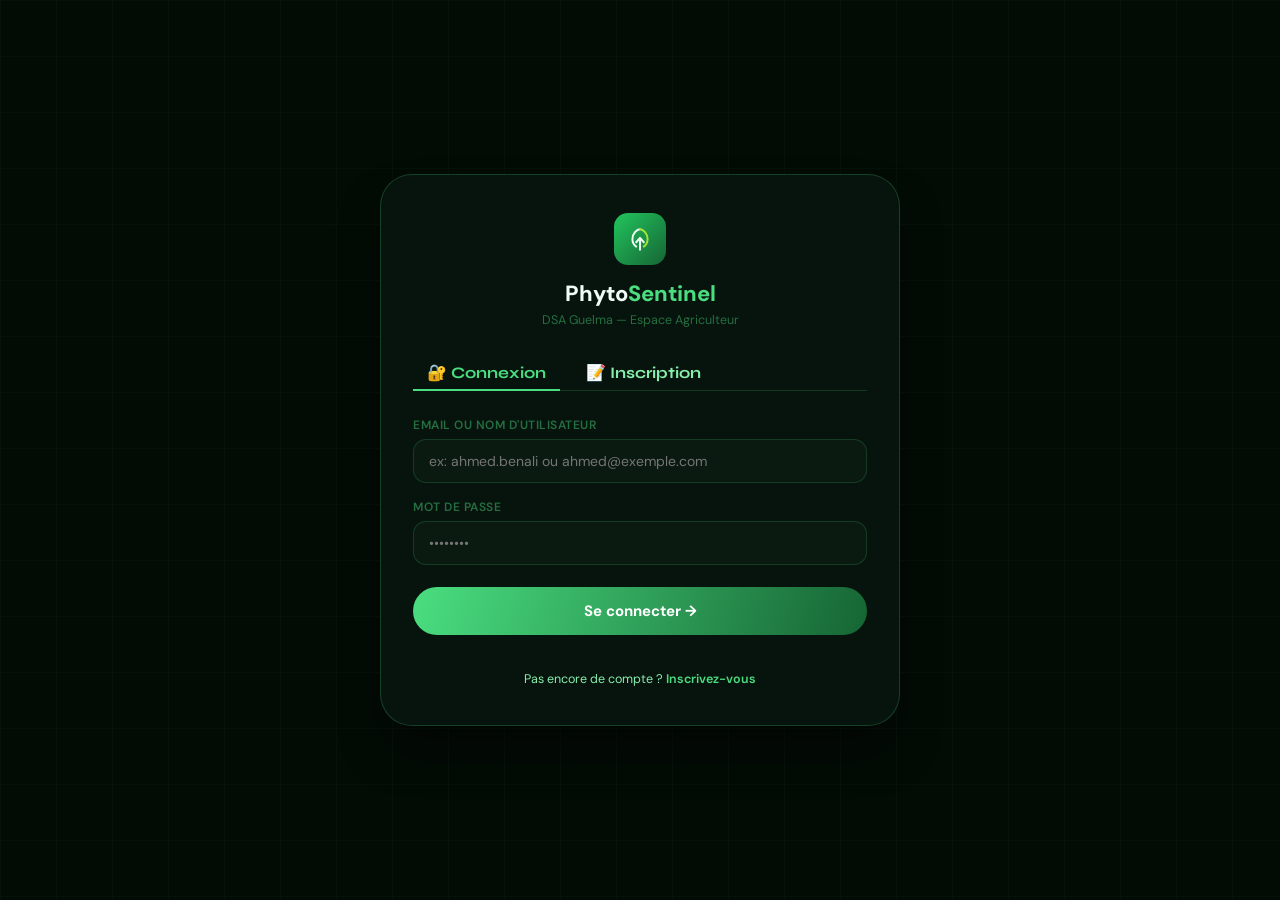
<file: frontend/pages/index.html>
<!doctype html>
<html lang="fr" dir="ltr">
  <head>
    <meta charset="UTF-8" />
    <meta name="viewport" content="width=device-width, initial-scale=1.0" />
    <title>Accueil - PhytoSentinel Guelma</title>
    <link rel="preconnect" href="https://fonts.googleapis.com" />
    <link
      href="https://fonts.googleapis.com/css2?family=Syne:wght@400;600;700;800&family=DM+Sans:wght@300;400;500;600&display=swap"
      rel="stylesheet"
    />
    <link rel="stylesheet" href="../css/styles.css" />
    <style>
      /* Dashboard specific styles */
      .page-header {
        margin-bottom: 24px;
      }

      .page-title {
        font-size: 26px;
        font-weight: 800;
        color: var(--t1);
        margin-bottom: 4px;
      }

      .page-subtitle {
        font-size: 14px;
        color: var(--tm);
      }

      .welcome-banner {
        background: linear-gradient(
          135deg,
          rgba(34, 197, 94, 0.08),
          rgba(22, 101, 52, 0.15)
        );
        border: 1px solid rgba(74, 222, 128, 0.2);
        border-radius: 20px;
        padding: 24px 28px;
        margin-bottom: 24px;
        display: flex;
        align-items: center;
        justify-content: space-between;
      }

      .welcome-text h2 {
        font-size: 18px;
        font-weight: 700;
        color: var(--t1);
        margin-bottom: 4px;
      }

      .welcome-text p {
        font-size: 13px;
        color: var(--t3);
      }

      .welcome-status {
        display: flex;
        align-items: center;
        gap: 10px;
      }

      .stats-grid {
        display: grid;
        grid-template-columns: repeat(4, 1fr);
        gap: 16px;
        margin-bottom: 24px;
      }

      .dashboard-section {
        margin-bottom: 24px;
      }

      .section-header {
        display: flex;
        align-items: center;
        justify-content: space-between;
        margin-bottom: 16px;
      }

      .section-title {
        font-size: 16px;
        font-weight: 700;
        color: var(--t1);
        display: flex;
        align-items: center;
        gap: 10px;
      }

      .section-title svg {
        color: var(--green);
      }

      .two-col-grid {
        display: grid;
        grid-template-columns: 2fr 1fr;
        gap: 20px;
      }

      .recent-list {
        display: flex;
        flex-direction: column;
        gap: 12px;
      }

      .recent-item {
        display: flex;
        align-items: center;
        gap: 14px;
        padding: 14px;
        background: rgba(12, 31, 20, 0.4);
        border: 1px solid rgba(74, 222, 128, 0.08);
        border-radius: 14px;
        transition: all 0.2s;
      }

      .recent-item:hover {
        background: rgba(12, 31, 20, 0.6);
        border-color: rgba(74, 222, 128, 0.15);
      }

      .recent-item-icon {
        width: 42px;
        height: 42px;
        border-radius: 12px;
        display: flex;
        align-items: center;
        justify-content: center;
        font-size: 20px;
        flex-shrink: 0;
      }

      .recent-item-icon.detection {
        background: rgba(74, 222, 128, 0.12);
      }

      .recent-item-icon.alert {
        background: rgba(248, 113, 113, 0.12);
      }

      .recent-item-icon.report {
        background: rgba(45, 212, 191, 0.12);
      }

      .recent-item-content {
        flex: 1;
        min-width: 0;
      }

      .recent-item-title {
        font-size: 13px;
        font-weight: 600;
        color: var(--t1);
        margin-bottom: 2px;
        white-space: nowrap;
        overflow: hidden;
        text-overflow: ellipsis;
      }

      .recent-item-meta {
        font-size: 11px;
        color: var(--tm);
      }

      .recent-item-badge {
        padding: 4px 10px;
        border-radius: 20px;
        font-size: 10px;
        font-weight: 600;
      }

      .model-status {
        background: rgba(12, 31, 20, 0.5);
        border: 1px solid rgba(74, 222, 128, 0.12);
        border-radius: 16px;
        padding: 20px;
      }

      .model-status-header {
        display: flex;
        align-items: center;
        gap: 12px;
        margin-bottom: 16px;
      }

      .model-status-icon {
        width: 44px;
        height: 44px;
        background: linear-gradient(135deg, var(--lime), var(--green-mid));
        border-radius: 12px;
        display: flex;
        align-items: center;
        justify-content: center;
      }

      .model-status-info h4 {
        font-size: 14px;
        font-weight: 700;
        color: var(--t1);
      }

      .model-status-info span {
        font-size: 11px;
        color: var(--green);
      }

      .model-metrics {
        display: grid;
        grid-template-columns: 1fr 1fr;
        gap: 12px;
      }

      .metric-box {
        background: rgba(12, 31, 20, 0.6);
        border-radius: 12px;
        padding: 14px;
        text-align: center;
      }

      .metric-value {
        font-size: 22px;
        font-weight: 800;
        color: var(--green);
      }

      .metric-label {
        font-size: 10px;
        color: var(--tm);
        margin-top: 4px;
      }

      .quick-actions {
        display: grid;
        grid-template-columns: 1fr 1fr;
        gap: 10px;
      }

      .quick-action {
        display: flex;
        align-items: center;
        gap: 10px;
        padding: 12px 14px;
        background: rgba(12, 31, 20, 0.4);
        border: 1px solid rgba(74, 222, 128, 0.1);
        border-radius: 12px;
        color: var(--t3);
        text-decoration: none;
        font-size: 12px;
        font-weight: 500;
        transition: all 0.2s;
        cursor: pointer;
      }

      .quick-action:hover {
        background: rgba(74, 222, 128, 0.08);
        border-color: rgba(74, 222, 128, 0.25);
        color: var(--green);
      }

      .quick-action-icon {
        font-size: 16px;
      }

      .weather-widget {
        background: rgba(12, 31, 20, 0.5);
        border: 1px solid rgba(74, 222, 128, 0.12);
        border-radius: 16px;
        padding: 20px;
      }

      .weather-header {
        display: flex;
        justify-content: space-between;
        align-items: center;
        margin-bottom: 16px;
      }

      .weather-current {
        display: flex;
        align-items: center;
        gap: 12px;
      }

      .weather-temp {
        font-size: 32px;
        font-weight: 800;
        color: var(--amber);
      }

      .weather-info {
        font-size: 12px;
        color: var(--t3);
      }

      .weather-forecast {
        display: flex;
        gap: 8px;
      }

      .forecast-day {
        flex: 1;
        text-align: center;
        padding: 10px 8px;
        background: rgba(12, 31, 20, 0.4);
        border-radius: 10px;
      }

      .forecast-day-label {
        font-size: 10px;
        color: var(--tm);
        margin-bottom: 4px;
      }

      .forecast-day-temp {
        font-size: 14px;
        font-weight: 700;
        color: var(--t1);
      }

      @media (max-width: 1200px) {
        .stats-grid {
          grid-template-columns: repeat(2, 1fr);
        }

        .two-col-grid {
          grid-template-columns: 1fr;
        }
      }
    </style>
  </head>

  <body class="grid-bg">
    <div class="app-container">
      <!-- SIDEBAR -->
      <aside class="sidebar">
        <div class="sidebar-header">
          <div class="sidebar-logo">
            <div class="sidebar-logo-icon">
              <svg width="22" height="22" viewBox="0 0 24 24" fill="none">
                <path
                  d="M12 3C9 3 5 7 5 12c0 3 1.4 5.5 3.5 7"
                  stroke="#f0fdf4"
                  stroke-width="1.8"
                  stroke-linecap="round"
                />
                <path
                  d="M12 3c3 0 7 4 7 9c0 3-1.4 5.5-3.5 7"
                  stroke="#a3e635"
                  stroke-width="1.8"
                  stroke-linecap="round"
                />
                <path
                  d="M12 22V11M8.5 15l3.5-4 3.5 4"
                  stroke="#f0fdf4"
                  stroke-width="1.8"
                  stroke-linecap="round"
                  stroke-linejoin="round"
                />
              </svg>
            </div>
            <div class="sidebar-logo-text">
              <div class="sidebar-logo-title">Phyto<span>Sentinel</span></div>
              <div class="sidebar-logo-subtitle">DSA · Guelma · Inspection</div>
            </div>
          </div>
        </div>

        <nav class="sidebar-nav">
          <div class="system-status">
            <div class="system-status-dot blink"></div>
            <span class="system-status-text">Système actif</span>
          </div>

          <div class="nav-section">
            <div class="nav-section-title">Principal</div>
            <a href="index.html" class="nav-item active">
              <span class="nav-item-icon">
                <svg
                  width="20"
                  height="20"
                  viewBox="0 0 24 24"
                  fill="none"
                  stroke="currentColor"
                  stroke-width="2"
                >
                  <rect x="3" y="3" width="7" height="7" rx="1" />
                  <rect x="14" y="3" width="7" height="7" rx="1" />
                  <rect x="14" y="14" width="7" height="7" rx="1" />
                  <rect x="3" y="14" width="7" height="7" rx="1" />
                </svg>
              </span>
              <span class="nav-item-text">Accueil</span>
            </a>
            <a href="detection.html" class="nav-item">
              <span class="nav-item-icon">
                <svg
                  width="20"
                  height="20"
                  viewBox="0 0 24 24"
                  fill="none"
                  stroke="currentColor"
                  stroke-width="2"
                >
                  <circle cx="12" cy="12" r="10" />
                  <path d="M12 16v-4M12 8h.01" />
                </svg>
              </span>
              <span class="nav-item-text">Détection IA</span>
            </a>
            <a href="maladies.html" class="nav-item">
              <span class="nav-item-icon">
                <svg
                  width="20"
                  height="20"
                  viewBox="0 0 24 24"
                  fill="none"
                  stroke="currentColor"
                  stroke-width="2"
                >
                  <path d="M9 21H5a2 2 0 01-2-2V5a2 2 0 012-2h4" />
                  <polyline points="16 17 21 12 16 7" />
                  <line x1="21" y1="12" x2="9" y2="12" />
                </svg>
              </span>
              <span class="nav-item-text">Gestion Maladies</span>
            </a>
          </div>

          <div class="nav-section">
            <div class="nav-section-title">Surveillance</div>
            <a href="carte.html" class="nav-item">
              <span class="nav-item-icon">
                <svg
                  width="20"
                  height="20"
                  viewBox="0 0 24 24"
                  fill="none"
                  stroke="currentColor"
                  stroke-width="2"
                >
                  <path d="M21 10c0 7-9 13-9 13s-9-6-9-13a9 9 0 0118 0z" />
                  <circle cx="12" cy="10" r="3" />
                </svg>
              </span>
              <span class="nav-item-text">Carte Sanitaire</span>
            </a>
            <a href="alertes.html" class="nav-item">
              <span class="nav-item-icon">
                <svg
                  width="20"
                  height="20"
                  viewBox="0 0 24 24"
                  fill="none"
                  stroke="currentColor"
                  stroke-width="2"
                >
                  <path d="M18 8A6 6 0 006 8c0 7-3 9-3 9h18s-3-2-3-9" />
                  <path d="M13.73 21a2 2 0 01-3.46 0" />
                </svg>
              </span>
              <span class="nav-item-text">Alertes</span>
              <span class="nav-item-badge">3</span>
            </a>
            <a href="rapports.html" class="nav-item">
              <span class="nav-item-icon">
                <svg
                  width="20"
                  height="20"
                  viewBox="0 0 24 24"
                  fill="none"
                  stroke="currentColor"
                  stroke-width="2"
                >
                  <path
                    d="M14 2H6a2 2 0 00-2 2v16a2 2 0 002 2h12a2 2 0 002-2V8z"
                  />
                  <polyline points="14 2 14 8 20 8" />
                  <line x1="16" y1="13" x2="8" y2="13" />
                  <line x1="16" y1="17" x2="8" y2="17" />
                </svg>
              </span>
              <span class="nav-item-text">Rapports</span>
            </a>
          </div>

          <div class="nav-section">
            <div class="nav-section-title">Administration</div>
            <a href="database.html" class="nav-item">
              <span class="nav-item-icon">
                <svg
                  width="20"
                  height="20"
                  viewBox="0 0 24 24"
                  fill="none"
                  stroke="currentColor"
                  stroke-width="2"
                >
                  <ellipse cx="12" cy="5" rx="9" ry="3" />
                  <path d="M21 12c0 1.66-4 3-9 3s-9-1.34-9-3" />
                  <path d="M3 5v14c0 1.66 4 3 9 3s9-1.34 9-3V5" />
                </svg>
              </span>
              <span class="nav-item-text">Base de Données</span>
            </a>
            <a href="modele.html" class="nav-item">
              <span class="nav-item-icon">
                <svg
                  width="20"
                  height="20"
                  viewBox="0 0 24 24"
                  fill="none"
                  stroke="currentColor"
                  stroke-width="2"
                >
                  <path
                    d="M12 2L2 7l10 5 10-5-10-5zM2 17l10 5 10-5M2 12l10 5 10-5"
                  />
                </svg>
              </span>
              <span class="nav-item-text">Modèle IA</span>
            </a>
            <a href="parametres.html" class="nav-item">
              <span class="nav-item-icon">
                <svg
                  width="20"
                  height="20"
                  viewBox="0 0 24 24"
                  fill="none"
                  stroke="currentColor"
                  stroke-width="2"
                >
                  <circle cx="12" cy="12" r="3" />
                  <path
                    d="M19.4 15a1.65 1.65 0 00.33 1.82l.06.06a2 2 0 010 2.83 2 2 0 01-2.83 0l-.06-.06a1.65 1.65 0 00-1.82-.33 1.65 1.65 0 00-1 1.51V21a2 2 0 01-2 2 2 2 0 01-2-2v-.09A1.65 1.65 0 009 19.4a1.65 1.65 0 00-1.82.33l-.06.06a2 2 0 01-2.83 0 2 2 0 010-2.83l.06-.06a1.65 1.65 0 00.33-1.82 1.65 1.65 0 00-1.51-1H3a2 2 0 01-2-2 2 2 0 012-2h.09A1.65 1.65 0 004.6 9a1.65 1.65 0 00-.33-1.82l-.06-.06a2 2 0 010-2.83 2 2 0 012.83 0l.06.06a1.65 1.65 0 001.82.33H9a1.65 1.65 0 001-1.51V3a2 2 0 012-2 2 2 0 012 2v.09a1.65 1.65 0 001 1.51 1.65 1.65 0 001.82-.33l.06-.06a2 2 0 012.83 0 2 2 0 010 2.83l-.06.06a1.65 1.65 0 00-.33 1.82V9a1.65 1.65 0 001.51 1H21a2 2 0 012 2 2 2 0 01-2 2h-.09a1.65 1.65 0 00-1.51 1z"
                  />
                </svg>
              </span>
              <span class="nav-item-text">Paramètres</span>
            </a>
          </div>
        </nav>

        <div class="sidebar-footer">
          <button class="sidebar-toggle" onclick="Sidebar.toggle()">
            <svg
              width="20"
              height="20"
              viewBox="0 0 24 24"
              fill="none"
              stroke="currentColor"
              stroke-width="2"
            >
              <polyline points="11 17 6 12 11 7" />
              <polyline points="18 17 13 12 18 7" />
            </svg>
          </button>
        </div>
      </aside>

      <!-- MAIN CONTENT -->
      <main class="main-content">
        <!-- HEADER -->
        <header class="header">
          <div class="header-left">
            <button
              class="btn btn-icon mobile-menu-toggle"
              style="display: none"
              onclick="Sidebar.toggleMobile()"
            >
              <svg
                width="20"
                height="20"
                viewBox="0 0 24 24"
                fill="none"
                stroke="currentColor"
                stroke-width="2"
              >
                <line x1="3" y1="12" x2="21" y2="12" />
                <line x1="3" y1="6" x2="21" y2="6" />
                <line x1="3" y1="18" x2="21" y2="18" />
              </svg>
            </button>
            <div class="header-breadcrumb">
              <a href="index.html">PhytoSentinel</a>
              <span>/</span>
              <span>Accueil</span>
            </div>
          </div>

          <div class="header-actions">
            <div class="header-time" id="currentTime"></div>
            <div
              class="header-notifications"
              onclick="Modal.show('notificationsModal')"
            >
              <svg
                width="20"
                height="20"
                viewBox="0 0 24 24"
                fill="none"
                stroke="var(--t3)"
                stroke-width="2"
              >
                <path d="M18 8A6 6 0 006 8c0 7-3 9-3 9h18s-3-2-3-9" />
                <path d="M13.73 21a2 2 0 01-3.46 0" />
              </svg>
              <span class="header-notifications-badge">3</span>
            </div>
            <div class="header-user">
              <div class="header-user-avatar">MA</div>
              <div class="header-user-info">
                <div class="header-user-name">M. Amara</div>
                <div class="header-user-role">Inspecteur DSA</div>
              </div>
            </div>
          </div>
        </header>

        <!-- PAGE CONTENT -->
        <div class="page-content">
          <!-- Page Header -->
          <div class="page-header">
            <h1 class="page-title">Surveillance Phytosanitaire</h1>
            <p class="page-subtitle">
              Wilaya de Guelma — Direction des Services Agricoles
            </p>
          </div>

          <!-- Welcome Banner -->
          <div class="welcome-banner reveal">
            <div class="welcome-text">
              <h2>Bienvenue, M. Amara 👋</h2>
              <p>
                Dernière connexion: Aujourd'hui à 08:30 — 3 alertes actives
                nécessitent votre attention
              </p>
            </div>
            <div class="welcome-status">
              <div
                class="blink"
                style="
                  display: flex;
                  align-items: center;
                  gap: 8px;
                  background: rgba(74, 222, 128, 0.1);
                  border: 1px solid rgba(74, 222, 128, 0.2);
                  border-radius: 50px;
                  padding: 8px 16px;
                "
              >
                <div
                  style="
                    width: 8px;
                    height: 8px;
                    background: var(--green);
                    border-radius: 50%;
                    box-shadow: 0 0 8px var(--green);
                  "
                ></div>
                <span
                  style="font-size: 12px; color: var(--green); font-weight: 600"
                  >Système opérationnel</span
                >
              </div>
            </div>
          </div>

          <!-- Stats Grid -->
          <div class="stats-grid">
            <div class="stat-card reveal" style="transition-delay: 0.1s">
              <div class="stat-icon">🦠</div>
              <div class="stat-value red" data-count="358">0</div>
              <div class="stat-label">Cas enregistrés</div>
              <div class="stat-change up">↑ 19% cette semaine</div>
            </div>
            <div class="stat-card reveal" style="transition-delay: 0.2s">
              <div class="stat-icon">📍</div>
              <div class="stat-value amber" data-count="14">0</div>
              <div class="stat-label">Communes affectées</div>
              <div class="stat-change up">↑ 3 nouvelles</div>
            </div>
            <div class="stat-card reveal" style="transition-delay: 0.3s">
              <div class="stat-icon">🔔</div>
              <div class="stat-value green" data-count="47">0</div>
              <div class="stat-label">Alertes émises</div>
              <div class="stat-change down">↑ 6 dernières 24h</div>
            </div>
            <div class="stat-card reveal" style="transition-delay: 0.4s">
              <div class="stat-icon">🎯</div>
              <div class="stat-value lime">
                97<span style="font-size: 20px">%</span>
              </div>
              <div class="stat-label">Précision IA</div>
              <div class="stat-change down">↑ +0.3% ce mois</div>
            </div>
          </div>

          <!-- Two Column Layout -->
          <div class="two-col-grid">
            <!-- Left Column -->
            <div>
              <!-- Recent Activity -->
              <div
                class="dashboard-section reveal"
                style="transition-delay: 0.5s"
              >
                <div class="section-header">
                  <h3 class="section-title">
                    <svg
                      width="20"
                      height="20"
                      viewBox="0 0 24 24"
                      fill="none"
                      stroke="currentColor"
                      stroke-width="2"
                    >
                      <circle cx="12" cy="12" r="10" />
                      <polyline points="12 6 12 12 16 14" />
                    </svg>
                    Activité récente
                  </h3>
                  <a href="#" class="btn btn-sm btn-o">Voir tout</a>
                </div>
                <div class="recent-list">
                  <div class="recent-item">
                    <div class="recent-item-icon detection">🔍</div>
                    <div class="recent-item-content">
                      <div class="recent-item-title">
                        Nouveau diagnostic — Guelma-Centre
                      </div>
                      <div class="recent-item-meta">
                        Mildiou grave détecté — Il y a 18 min
                      </div>
                    </div>
                    <span class="recent-item-badge b-r">Critique</span>
                  </div>
                  <div class="recent-item">
                    <div class="recent-item-icon alert">🚨</div>
                    <div class="recent-item-content">
                      <div class="recent-item-title">
                        Alerte transmise — 2 communes
                      </div>
                      <div class="recent-item-meta">
                        Notification Belkheir & Bouchegouf — Il y a 42 min
                      </div>
                    </div>
                    <span class="recent-item-badge b-a">Warning</span>
                  </div>
                  <div class="recent-item">
                    <div class="recent-item-icon report">📊</div>
                    <div class="recent-item-content">
                      <div class="recent-item-title">
                        Rapport hebdomadaire généré
                      </div>
                      <div class="recent-item-meta">
                        Synthèse semaine 12 — Il y a 5h
                      </div>
                    </div>
                    <span class="recent-item-badge b-g">OK</span>
                  </div>
                  <div class="recent-item">
                    <div class="recent-item-icon detection">🤖</div>
                    <div class="recent-item-content">
                      <div class="recent-item-title">
                        Modèle IA mis à jour — v3.2
                      </div>
                      <div class="recent-item-meta">
                        Précision: 96.8% → 97.4% — Il y a 8h
                      </div>
                    </div>
                    <span class="recent-item-badge b-t">Update</span>
                  </div>
                </div>
              </div>

              <!-- Monthly Cases Chart -->
              <div
                class="dashboard-section reveal"
                style="transition-delay: 0.6s"
              >
                <div class="section-header">
                  <h3 class="section-title">
                    <svg
                      width="20"
                      height="20"
                      viewBox="0 0 24 24"
                      fill="none"
                      stroke="currentColor"
                      stroke-width="2"
                    >
                      <line x1="18" y1="20" x2="18" y2="10" />
                      <line x1="12" y1="20" x2="12" y2="4" />
                      <line x1="6" y1="20" x2="6" y2="14" />
                    </svg>
                    Évolution mensuelle
                  </h3>
                </div>
                <div class="glass" style="padding: 24px">
                  <div id="monthlyChart" style="height: 180px"></div>
                </div>
              </div>
            </div>

            <!-- Right Column -->
            <div>
              <!-- Model Status -->
              <div
                class="model-status reveal"
                style="transition-delay: 0.5s; margin-bottom: 20px"
              >
                <div class="model-status-header">
                  <div class="model-status-icon">
                    <svg
                      width="24"
                      height="24"
                      viewBox="0 0 24 24"
                      fill="none"
                      stroke="white"
                      stroke-width="2"
                    >
                      <path d="M12 2L2 7l10 5 10-5-10-5z" />
                      <path d="M2 17l10 5 10-5" />
                      <path d="M2 12l10 5 10-5" />
                    </svg>
                  </div>
                  <div class="model-status-info">
                    <h4>Modèle PhytoNet v3.2</h4>
                    <span>✓ Entraîné et actif</span>
                  </div>
                </div>
                <div class="model-metrics">
                  <div class="metric-box">
                    <div class="metric-value" id="modelAccuracy">97.4%</div>
                    <div class="metric-label">Précision</div>
                  </div>
                  <div class="metric-box">
                    <div class="metric-value" id="modelLoss">0.08</div>
                    <div class="metric-label">Loss</div>
                  </div>
                  <div class="metric-box">
                    <div class="metric-value" id="totalEpochs">50</div>
                    <div class="metric-label">Epochs</div>
                  </div>
                  <div class="metric-box">
                    <div class="metric-value" id="inferenceTime">0.3s</div>
                    <div class="metric-label">Inférence</div>
                  </div>
                </div>
              </div>

              <!-- Quick Actions -->
              <div
                class="dashboard-section reveal"
                style="transition-delay: 0.6s; margin-bottom: 20px"
              >
                <div class="section-header">
                  <h3 class="section-title">
                    <svg
                      width="20"
                      height="20"
                      viewBox="0 0 24 24"
                      fill="none"
                      stroke="currentColor"
                      stroke-width="2"
                    >
                      <polygon
                        points="13 2 3 14 12 14 11 22 21 10 12 10 13 2"
                      />
                    </svg>
                    Actions rapides
                  </h3>
                </div>
                <div class="quick-actions">
                  <a href="detection.html" class="quick-action">
                    <span class="quick-action-icon">🔍</span>
                    Nouvelle analyse
                  </a>
                  <a href="alertes.html" class="quick-action">
                    <span class="quick-action-icon">🚨</span>
                    Voir alertes
                  </a>
                  <a href="rapports.html" class="quick-action">
                    <span class="quick-action-icon">📊</span>
                    Générer rapport
                  </a>
                  <a href="carte.html" class="quick-action">
                    <span class="quick-action-icon">🗺️</span>
                    Carte sanitaire
                  </a>
                </div>
              </div>

              <!-- Weather Widget -->
              <div class="weather-widget reveal" style="transition-delay: 0.7s">
                <div class="weather-header">
                  <h4
                    style="font-size: 14px; font-weight: 700; color: var(--t1)"
                  >
                    🌡️ Conditions — Guelma
                  </h4>
                  <span class="badge b-a">Risque élevé</span>
                </div>
                <div class="weather-current">
                  <div class="weather-temp">26°C</div>
                  <div class="weather-info">
                    <div>Humidité: 78%</div>
                    <div>Vent: NE 18 km/h</div>
                  </div>
                </div>
                <div class="weather-forecast" style="margin-top: 16px">
                  <div class="forecast-day">
                    <div class="forecast-day-label">Lun</div>
                    <div class="forecast-day-temp">24°C</div>
                  </div>
                  <div class="forecast-day">
                    <div class="forecast-day-label">Mar</div>
                    <div class="forecast-day-temp" style="color: var(--red)">
                      28°C
                    </div>
                  </div>
                  <div class="forecast-day">
                    <div class="forecast-day-label">Mer</div>
                    <div class="forecast-day-temp" style="color: var(--red)">
                      27°C
                    </div>
                  </div>
                  <div class="forecast-day">
                    <div class="forecast-day-label">Jeu</div>
                    <div class="forecast-day-temp">25°C</div>
                  </div>
                </div>
              </div>
            </div>
          </div>
        </div>
      </main>
    </div>

    <!-- Notifications Modal -->
    <div class="modal-overlay" id="notificationsModal">
      <div class="modal" style="max-width: 400px">
        <div class="modal-header">
          <h3 class="modal-title">Notifications</h3>
          <button
            class="modal-close"
            onclick="Modal.hide('notificationsModal')"
          >
            <svg
              width="18"
              height="18"
              viewBox="0 0 24 24"
              fill="none"
              stroke="currentColor"
              stroke-width="2"
            >
              <line x1="18" y1="6" x2="6" y2="18" />
              <line x1="6" y1="6" x2="18" y2="18" />
            </svg>
          </button>
        </div>
        <div style="display: flex; flex-direction: column; gap: 12px">
          <div class="alert-card critical" style="padding: 14px">
            <div class="alert-side" style="background: var(--red)"></div>
            <div
              style="
                font-size: 13px;
                font-weight: 600;
                color: var(--t1);
                margin-bottom: 4px;
              "
            >
              Mildiou détecté à Guelma-Centre
            </div>
            <div style="font-size: 11px; color: var(--tm)">
              Il y a 18 minutes
            </div>
          </div>
          <div class="alert-card warning" style="padding: 14px">
            <div class="alert-side" style="background: var(--amber)"></div>
            <div
              style="
                font-size: 13px;
                font-weight: 600;
                color: var(--t1);
                margin-bottom: 4px;
              "
            >
              Risque élevé de rouille — Oued Zenati
            </div>
            <div style="font-size: 11px; color: var(--tm)">Il y a 2 heures</div>
          </div>
          <div class="alert-card info" style="padding: 14px">
            <div class="alert-side" style="background: var(--teal)"></div>
            <div
              style="
                font-size: 13px;
                font-weight: 600;
                color: var(--t1);
                margin-bottom: 4px;
              "
            >
              Modèle IA mis à jour
            </div>
            <div style="font-size: 11px; color: var(--tm)">Il y a 8 heures</div>
          </div>
        </div>
      </div>
    </div>

    <script src="../js/auth.js"></script>
    <script src="../js/utils.js"></script>
    <script>
      // Update current time
      function updateTime() {
        const now = new Date();
        const options = {
          weekday: "long",
          year: "numeric",
          month: "long",
          day: "numeric",
          hour: "2-digit",
          minute: "2-digit",
        };
        document.getElementById("currentTime").textContent =
          now.toLocaleDateString("fr-FR", options);
      }
      updateTime();
      setInterval(updateTime, 60000);

      // Monthly chart
      document.addEventListener("DOMContentLoaded", function () {
        const chartData = [
          { label: "Oct", value: 48, color: "rgba(74, 222, 128, 0.4)" },
          { label: "Nov", value: 36, color: "rgba(74, 222, 128, 0.4)" },
          { label: "Déc", value: 28, color: "rgba(74, 222, 128, 0.4)" },
          { label: "Jan", value: 55, color: "rgba(74, 222, 128, 0.4)" },
          { label: "Fév", value: 66, color: "rgba(74, 222, 128, 0.4)" },
          {
            label: "Mar",
            value: 92,
            color: "linear-gradient(180deg, var(--lime), var(--green))",
          },
        ];

        const container = document.getElementById("monthlyChart");
        if (container) {
          const maxValue = Math.max(...chartData.map((d) => d.value));
          container.innerHTML = `
          <div style="display: flex; gap: 12px; align-items: flex-end; height: 100%; padding-bottom: 8px;">
            ${chartData
              .map((item, i) => {
                const percent = (item.value / maxValue) * 100;
                return `
                <div style="flex: 1; display: flex; flex-direction: column; align-items: center; gap: 8px; height: 100%; justify-content: flex-end;">
                  <div style="font-size: 12px; font-weight: 700; color: var(--t1);">${item.value}</div>
                  <div style="width: 100%; background: ${item.color}; border-radius: 6px 6px 0 0; height: ${percent}%; min-height: 20px; transition: height 1s ease ${i * 0.1}s;"></div>
                  <div style="font-size: 11px; color: var(--t3); ${item.label === "Mar" ? "color: var(--lime); font-weight: 700;" : ""}">${item.label}</div>
                </div>
              `;
              })
              .join("")}
          </div>
        `;
        }

        // Load dashboard stats from API
        loadDashboardData();
      });

      // Load dashboard data from API
      async function loadDashboardData() {
        try {
          const stats = await PhytoSentinel.ApiService.get("/stats");
          console.log("Dashboard data loaded:", stats);
          // Update UI with real data when API is available
        } catch (error) {
          console.log("Using demo data - API not connected");
        }
      }
    </script>
  </body>
</html>
</file>
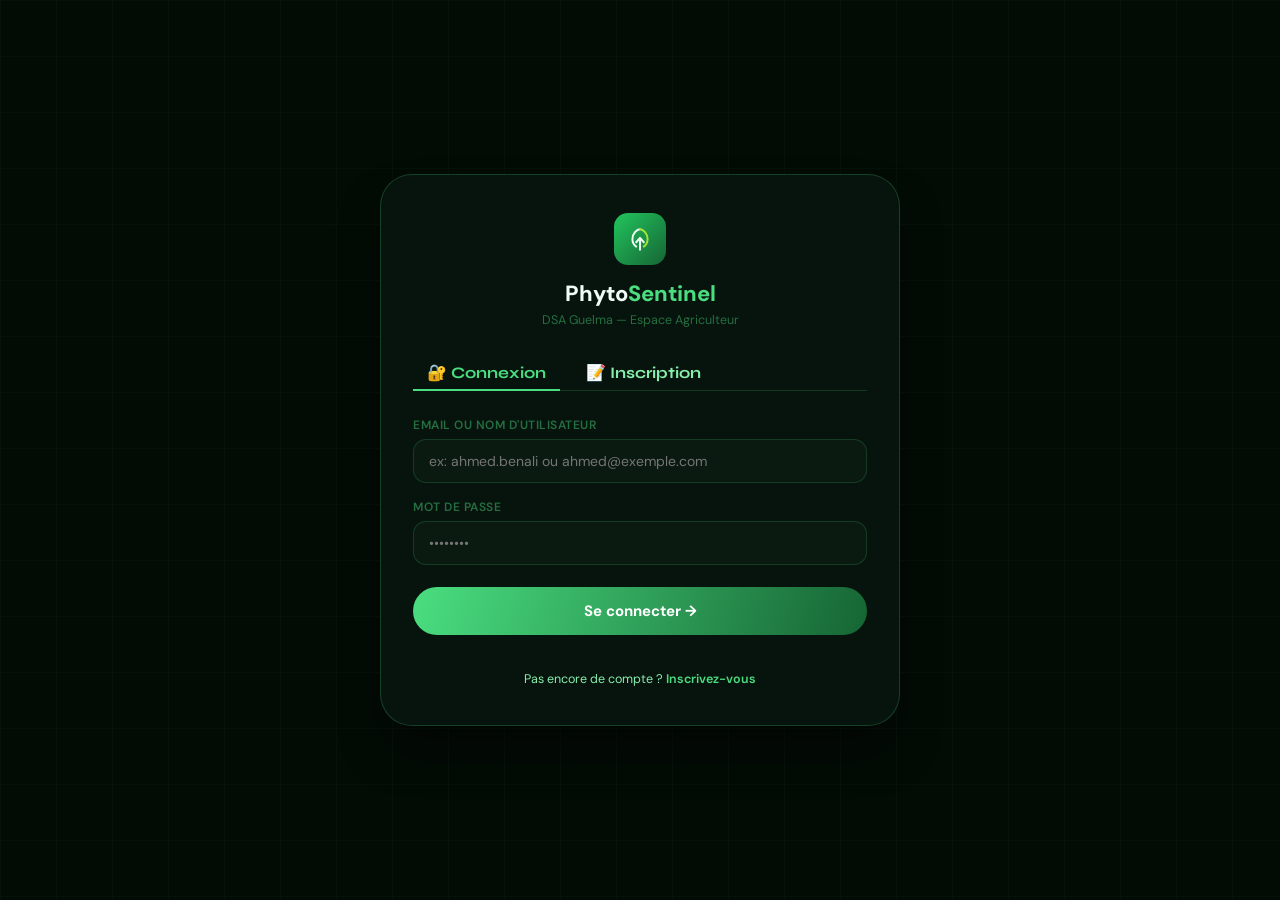
<file: frontend/pages/admin.html>
<!doctype html>
<html lang="fr" dir="ltr">
  <head>
    <meta charset="UTF-8" />
    <meta name="viewport" content="width=device-width, initial-scale=1.0" />
    <title>PhytoSentinel — Panneau Admin</title>
    <link rel="preconnect" href="https://fonts.googleapis.com" />
    <link
      href="https://fonts.googleapis.com/css2?family=Syne:wght@400;600;700;800&family=DM+Sans:ital,wght@0,300;0,400;0,500;0,600;1,400&display=swap"
      rel="stylesheet"
    />
    <style>
      /* ═══════════════════════════════════════════════════════════════
         VARIABLES & RESET
      ═══════════════════════════════════════════════════════════════ */
      :root {
        --bg-0: #030b05;
        --bg-1: #061210;
        --bg-2: #0c1f14;
        --bg-3: #122819;
        --green: #4ade80;
        --green-mid: #22c55e;
        --green-dk: #166534;
        --lime: #a3e635;
        --teal: #2dd4bf;
        --amber: #fbbf24;
        --red: #f87171;
        --purple: #c084fc;
        --blue: #60a5fa;
        --t1: #f0fdf4;
        --t2: #bbf7d0;
        --t3: #86efac;
        --tm: rgba(74, 222, 128, 0.45);
        --sidebar-w: 260px;
      }
      * {
        box-sizing: border-box;
        margin: 0;
        padding: 0;
      }
      html {
        scroll-behavior: smooth;
      }
      body {
        font-family: "DM Sans", sans-serif;
        background: var(--bg-0);
        color: var(--t1);
        overflow-x: hidden;
        min-height: 100vh;
        background-image:
          linear-gradient(rgba(74, 222, 128, 0.03) 1px, transparent 1px),
          linear-gradient(90deg, rgba(74, 222, 128, 0.03) 1px, transparent 1px);
        background-size: 56px 56px;
      }
      h1,
      h2,
      h3,
      h4,
      h5,
      .brand {
        font-family: "Syne", sans-serif;
      }
      a {
        text-decoration: none;
        color: inherit;
      }
      button {
        cursor: pointer;
        font-family: "DM Sans", sans-serif;
      }
      input,
      select,
      textarea {
        font-family: "DM Sans", sans-serif;
      }

      /* ═══════════════════════════════════════════════════════════════
         ANIMATIONS
      ═══════════════════════════════════════════════════════════════ */
      @keyframes fadeUp {
        from {
          opacity: 0;
          transform: translateY(24px);
        }
        to {
          opacity: 1;
          transform: translateY(0);
        }
      }
      @keyframes slideIn {
        from {
          transform: translateX(110%);
          opacity: 0;
        }
        to {
          transform: translateX(0);
          opacity: 1;
        }
      }
      @keyframes pulse {
        0%,
        100% {
          transform: scale(1);
        }
        50% {
          transform: scale(1.05);
        }
      }
      @keyframes blink {
        0%,
        100% {
          opacity: 1;
        }
        50% {
          opacity: 0.25;
        }
      }
      @keyframes spin-slow {
        from {
          transform: rotate(0);
        }
        to {
          transform: rotate(360deg);
        }
      }
      @keyframes modalIn {
        from {
          opacity: 0;
          transform: scale(0.95);
        }
        to {
          opacity: 1;
          transform: scale(1);
        }
      }
      @keyframes shimmer {
        0% {
          transform: translateX(-100%);
        }
        100% {
          transform: translateX(100%);
        }
      }
      .pulse {
        animation: pulse 2s ease-in-out infinite;
      }
      .blink {
        animation: blink 1.8s ease-in-out infinite;
      }
      .spin {
        animation: spin-slow 20s linear infinite;
      }

      /* ═══════════════════════════════════════════════════════════════
         APP SHELL
      ═══════════════════════════════════════════════════════════════ */
      .app-shell {
        display: flex;
        min-height: 100vh;
      }

      /* ── SIDEBAR ── */
      .sidebar {
        width: var(--sidebar-w);
        height: 100vh;
        position: fixed;
        top: 0;
        left: 0;
        background: rgba(6, 18, 16, 0.97);
        border-right: 1px solid rgba(74, 222, 128, 0.12);
        backdrop-filter: blur(20px);
        z-index: 200;
        display: flex;
        flex-direction: column;
        transition: width 0.3s ease;
      }
      .sidebar.collapsed {
        width: 72px;
      }

      .sidebar-logo {
        padding: 22px 20px 18px;
        border-bottom: 1px solid rgba(74, 222, 128, 0.08);
        display: flex;
        align-items: center;
        gap: 12px;
        flex-shrink: 0;
      }
      .sidebar-logo .logo-icon {
        width: 40px;
        height: 40px;
        background: linear-gradient(135deg, #22c55e, #166534);
        border-radius: 11px;
        display: flex;
        align-items: center;
        justify-content: center;
        flex-shrink: 0;
      }
      .sidebar-logo .logo-text {
        overflow: hidden;
        transition:
          opacity 0.3s,
          width 0.3s;
      }
      .collapsed .logo-text {
        opacity: 0;
        width: 0;
      }
      .logo-text .brand-name {
        font-size: 15px;
        font-weight: 800;
        color: var(--green);
        letter-spacing: 0.5px;
      }
      .logo-text .brand-sub {
        font-size: 10px;
        color: var(--tm);
        letter-spacing: 0.4px;
      }

      /* admin badge */
      .admin-badge {
        background: linear-gradient(
          90deg,
          rgba(192, 132, 252, 0.18),
          rgba(96, 165, 250, 0.12)
        );
        border: 1px solid rgba(192, 132, 252, 0.35);
        border-radius: 6px;
        padding: 3px 8px;
        font-size: 10px;
        font-weight: 700;
        color: var(--purple);
        letter-spacing: 0.6px;
        white-space: nowrap;
      }
      .collapsed .admin-badge {
        display: none;
      }

      .sidebar-user {
        padding: 16px 18px;
        border-bottom: 1px solid rgba(74, 222, 128, 0.08);
        display: flex;
        align-items: center;
        gap: 11px;
        flex-shrink: 0;
      }
      .user-avatar {
        width: 38px;
        height: 38px;
        background: linear-gradient(
          135deg,
          rgba(192, 132, 252, 0.2),
          rgba(96, 165, 250, 0.15)
        );
        border: 1.5px solid rgba(192, 132, 252, 0.35);
        border-radius: 10px;
        display: flex;
        align-items: center;
        justify-content: center;
        flex-shrink: 0;
        font-size: 16px;
      }
      .user-info {
        overflow: hidden;
        transition:
          opacity 0.3s,
          width 0.3s;
      }
      .collapsed .user-info {
        opacity: 0;
        width: 0;
      }
      .user-info .u-name {
        font-size: 13px;
        font-weight: 600;
        color: var(--t1);
        white-space: nowrap;
      }
      .user-info .u-role {
        font-size: 11px;
        color: var(--purple);
        white-space: nowrap;
      }

      .sidebar-nav {
        flex: 1;
        overflow-y: auto;
        padding: 14px 12px;
      }
      .sidebar-nav::-webkit-scrollbar {
        width: 3px;
      }
      .sidebar-nav::-webkit-scrollbar-thumb {
        background: rgba(74, 222, 128, 0.2);
        border-radius: 2px;
      }

      .nav-section {
        margin-bottom: 6px;
      }
      .nav-label {
        font-size: 10px;
        color: var(--tm);
        font-weight: 700;
        letter-spacing: 0.8px;
        padding: 8px 10px 4px;
        overflow: hidden;
        transition: opacity 0.3s;
      }
      .collapsed .nav-label {
        opacity: 0;
      }
      .nav-item {
        display: flex;
        align-items: center;
        gap: 12px;
        padding: 11px 12px;
        border-radius: 12px;
        font-size: 13.5px;
        font-weight: 500;
        color: var(--t3);
        transition: all 0.2s;
        cursor: pointer;
        position: relative;
        white-space: nowrap;
        overflow: hidden;
      }
      .nav-item:hover {
        background: rgba(74, 222, 128, 0.08);
        color: var(--t2);
      }
      .nav-item.active {
        background: rgba(192, 132, 252, 0.1);
        color: var(--purple);
        font-weight: 600;
      }
      .nav-item .nav-icon {
        flex-shrink: 0;
        width: 20px;
        display: flex;
        justify-content: center;
      }
      .nav-item .nav-txt {
        overflow: hidden;
        transition:
          opacity 0.3s,
          max-width 0.3s;
        max-width: 200px;
      }
      .collapsed .nav-item .nav-txt {
        opacity: 0;
        max-width: 0;
      }
      .nav-badge {
        background: var(--red);
        color: #fff;
        font-size: 10px;
        font-weight: 700;
        padding: 2px 6px;
        border-radius: 50px;
        margin-left: auto;
        flex-shrink: 0;
      }
      .collapsed .nav-badge {
        display: none;
      }

      .sidebar-tooltip {
        position: absolute;
        left: calc(100% + 12px);
        background: rgba(3, 11, 5, 0.95);
        border: 1px solid rgba(74, 222, 128, 0.2);
        border-radius: 8px;
        padding: 6px 12px;
        font-size: 12.5px;
        color: var(--t1);
        white-space: nowrap;
        pointer-events: none;
        opacity: 0;
        transform: translateX(-8px);
        transition: all 0.2s;
        z-index: 300;
      }
      .collapsed .nav-item:hover .sidebar-tooltip {
        opacity: 1;
        transform: translateX(0);
      }

      .sidebar-footer {
        padding: 14px 12px;
        border-top: 1px solid rgba(74, 222, 128, 0.08);
        flex-shrink: 0;
      }
      .collapse-btn {
        display: flex;
        align-items: center;
        justify-content: center;
        width: 100%;
        padding: 10px;
        border-radius: 10px;
        background: transparent;
        border: 1px solid rgba(74, 222, 128, 0.12);
        color: var(--tm);
        transition: all 0.2s;
      }
      .collapse-btn:hover {
        background: rgba(74, 222, 128, 0.08);
        color: var(--green);
      }

      /* ── MAIN ── */
      .main {
        margin-left: var(--sidebar-w);
        min-height: 100vh;
        transition: margin-left 0.3s;
      }
      .main.expanded {
        margin-left: 72px;
      }

      /* ── TOPBAR ── */
      .topbar {
        height: 64px;
        background: rgba(6, 18, 16, 0.9);
        border-bottom: 1px solid rgba(74, 222, 128, 0.1);
        backdrop-filter: blur(16px);
        position: sticky;
        top: 0;
        z-index: 100;
        display: flex;
        align-items: center;
        padding: 0 28px;
        gap: 18px;
      }
      .topbar-title {
        font-size: 16px;
        font-weight: 700;
        color: var(--t1);
        flex: 1;
      }
      .topbar-title span {
        color: var(--purple);
      }
      .topbar-search {
        display: flex;
        align-items: center;
        gap: 10px;
        background: rgba(255, 255, 255, 0.04);
        border: 1px solid rgba(74, 222, 128, 0.1);
        border-radius: 10px;
        padding: 8px 14px;
        width: 240px;
      }
      .topbar-search input {
        background: none;
        border: none;
        outline: none;
        color: var(--t1);
        font-size: 13px;
        width: 100%;
      }
      .topbar-search input::placeholder {
        color: var(--tm);
      }
      .icon-btn {
        width: 38px;
        height: 38px;
        border-radius: 10px;
        background: rgba(255, 255, 255, 0.04);
        border: 1px solid rgba(74, 222, 128, 0.1);
        display: flex;
        align-items: center;
        justify-content: center;
        color: var(--t3);
        transition: all 0.2s;
        position: relative;
      }
      .icon-btn:hover {
        background: rgba(74, 222, 128, 0.08);
        color: var(--green);
        border-color: rgba(74, 222, 128, 0.25);
      }
      .notif-dot {
        position: absolute;
        top: 6px;
        right: 6px;
        width: 7px;
        height: 7px;
        background: var(--red);
        border-radius: 50%;
        border: 1.5px solid var(--bg-0);
      }

      /* ═══════════════════════════════════════════════════════════════
         PAGES
      ═══════════════════════════════════════════════════════════════ */
      .page {
        display: none;
        padding: 28px;
        animation: fadeUp 0.4s ease both;
      }
      .page.active {
        display: block;
      }

      /* ── GLASS CARDS ── */
      .glass {
        background: rgba(6, 18, 16, 0.72);
        border: 1px solid rgba(74, 222, 128, 0.12);
        border-radius: 18px;
        backdrop-filter: blur(14px);
      }
      .glass-card {
        background: rgba(6, 18, 16, 0.72);
        border: 1px solid rgba(74, 222, 128, 0.12);
        border-radius: 18px;
        backdrop-filter: blur(14px);
        padding: 22px;
      }
      .stat-card {
        background: rgba(6, 18, 16, 0.72);
        border: 1px solid rgba(74, 222, 128, 0.12);
        border-radius: 16px;
        padding: 20px;
        transition: all 0.25s;
      }
      .stat-card:hover {
        border-color: rgba(74, 222, 128, 0.28);
        background: rgba(12, 31, 20, 0.72);
      }

      .section-header {
        margin-bottom: 26px;
      }
      .section-header h2 {
        font-size: 22px;
        font-weight: 800;
        color: var(--t1);
        margin-bottom: 4px;
      }
      .section-header p {
        font-size: 13.5px;
        color: var(--t3);
      }

      /* ── BADGES ── */
      .badge {
        display: inline-flex;
        align-items: center;
        gap: 5px;
        padding: 4px 10px;
        border-radius: 50px;
        font-size: 11px;
        font-weight: 700;
      }
      .badge-green {
        background: rgba(74, 222, 128, 0.12);
        color: var(--green);
        border: 1px solid rgba(74, 222, 128, 0.2);
      }
      .badge-amber {
        background: rgba(251, 191, 36, 0.12);
        color: var(--amber);
        border: 1px solid rgba(251, 191, 36, 0.2);
      }
      .badge-red {
        background: rgba(248, 113, 113, 0.12);
        color: var(--red);
        border: 1px solid rgba(248, 113, 113, 0.2);
      }
      .badge-blue {
        background: rgba(96, 165, 250, 0.12);
        color: var(--blue);
        border: 1px solid rgba(96, 165, 250, 0.2);
      }
      .badge-purple {
        background: rgba(192, 132, 252, 0.12);
        color: var(--purple);
        border: 1px solid rgba(192, 132, 252, 0.2);
      }
      .badge-teal {
        background: rgba(45, 212, 191, 0.12);
        color: var(--teal);
        border: 1px solid rgba(45, 212, 191, 0.2);
      }

      /* ── BUTTONS ── */
      .btn {
        display: inline-flex;
        align-items: center;
        gap: 8px;
        padding: 10px 20px;
        border-radius: 10px;
        font-size: 13.5px;
        font-weight: 600;
        border: none;
        transition: all 0.2s;
        cursor: pointer;
      }
      .btn-primary {
        background: linear-gradient(135deg, #22c55e, #166534);
        color: #fff;
        box-shadow: 0 4px 14px rgba(34, 197, 94, 0.25);
      }
      .btn-primary:hover {
        transform: translateY(-1px);
        box-shadow: 0 6px 20px rgba(34, 197, 94, 0.35);
      }
      .btn-ghost {
        background: transparent;
        color: var(--t3);
        border: 1px solid rgba(74, 222, 128, 0.2);
      }
      .btn-ghost:hover {
        background: rgba(74, 222, 128, 0.08);
        color: var(--green);
      }
      .btn-danger {
        background: rgba(248, 113, 113, 0.12);
        color: var(--red);
        border: 1px solid rgba(248, 113, 113, 0.25);
      }
      .btn-danger:hover {
        background: rgba(248, 113, 113, 0.22);
      }
      .btn-sm {
        padding: 7px 14px;
        font-size: 12px;
        border-radius: 8px;
      }
      .btn-purple {
        background: linear-gradient(
          135deg,
          rgba(192, 132, 252, 0.25),
          rgba(96, 165, 250, 0.2)
        );
        color: var(--purple);
        border: 1px solid rgba(192, 132, 252, 0.3);
      }
      .btn-purple:hover {
        background: rgba(192, 132, 252, 0.3);
      }

      /* ── TABLES ── */
      .table-wrap {
        overflow-x: auto;
        border-radius: 14px;
      }
      table {
        width: 100%;
        border-collapse: collapse;
        font-size: 13px;
      }
      thead th {
        padding: 12px 16px;
        background: rgba(74, 222, 128, 0.05);
        color: var(--tm);
        font-weight: 700;
        letter-spacing: 0.5px;
        font-size: 11px;
        text-align: left;
        white-space: nowrap;
        border-bottom: 1px solid rgba(74, 222, 128, 0.1);
      }
      tbody tr {
        border-bottom: 1px solid rgba(74, 222, 128, 0.05);
        transition: background 0.15s;
      }
      tbody tr:hover {
        background: rgba(74, 222, 128, 0.04);
      }
      tbody td {
        padding: 12px 16px;
        color: var(--t2);
        vertical-align: middle;
      }
      .td-img {
        width: 52px;
        height: 52px;
        object-fit: cover;
        border-radius: 10px;
        border: 1px solid rgba(74, 222, 128, 0.15);
        cursor: pointer;
        transition: transform 0.2s;
      }
      .td-img:hover {
        transform: scale(1.08);
      }

      /* ── ENHANCED ANALYSES TABLE ── */
      .td-img-lg {
        width: 72px;
        height: 72px;
        object-fit: cover;
        border-radius: 12px;
        border: 1.5px solid rgba(74, 222, 128, 0.18);
        cursor: pointer;
        transition:
          transform 0.2s,
          box-shadow 0.2s;
        display: block;
      }
      .td-img-lg:hover {
        transform: scale(1.06);
        box-shadow: 0 0 12px rgba(74, 222, 128, 0.25);
      }
      .td-img-placeholder {
        width: 72px;
        height: 72px;
        border-radius: 12px;
        background: rgba(74, 222, 128, 0.06);
        border: 1.5px dashed rgba(74, 222, 128, 0.18);
        display: flex;
        align-items: center;
        justify-content: center;
        font-size: 26px;
      }
      .farmer-cell {
        display: flex;
        flex-direction: column;
        gap: 2px;
      }
      .farmer-name {
        font-weight: 600;
        color: var(--t1);
        font-size: 13px;
      }
      .farmer-username {
        font-size: 11px;
        color: var(--purple);
        opacity: 0.8;
      }
      .farmer-commune {
        font-size: 11px;
        color: var(--tm);
        margin-top: 2px;
      }
      .disease-cell {
        display: flex;
        flex-direction: column;
        gap: 3px;
      }
      .disease-name {
        font-weight: 600;
        color: var(--t1);
        font-size: 13px;
      }
      .disease-scientific {
        font-size: 11px;
        color: var(--tm);
        font-style: italic;
      }
      .disease-plant {
        font-size: 11px;
        color: var(--teal);
        margin-top: 1px;
      }
      .mini-conf-bar {
        width: 80px;
        height: 5px;
        background: rgba(255, 255, 255, 0.07);
        border-radius: 4px;
        overflow: hidden;
        margin-top: 4px;
      }
      .mini-conf-fill {
        height: 100%;
        border-radius: 4px;
        background: linear-gradient(90deg, var(--green-mid), var(--lime));
        transition: width 0.4s ease;
      }
      .conf-val {
        font-size: 13px;
        font-weight: 700;
        color: var(--green);
      }
      .conf-cell {
        display: flex;
        flex-direction: column;
        gap: 2px;
        min-width: 90px;
      }
      .analysis-date-cell {
        color: var(--tm);
        font-size: 12px;
        white-space: nowrap;
      }
      .btn-detail {
        background: rgba(74, 222, 128, 0.08);
        border: 1px solid rgba(74, 222, 128, 0.25);
        color: var(--green);
        border-radius: 8px;
        padding: 6px 12px;
        font-size: 12px;
        font-weight: 600;
        cursor: pointer;
        transition:
          background 0.18s,
          border-color 0.18s,
          transform 0.15s;
        white-space: nowrap;
        display: flex;
        align-items: center;
        gap: 5px;
      }
      .btn-detail:hover {
        background: rgba(74, 222, 128, 0.16);
        border-color: rgba(74, 222, 128, 0.5);
        transform: translateY(-1px);
      }
      .analyses-summary-bar {
        display: flex;
        align-items: center;
        gap: 18px;
        padding: 12px 20px;
        background: rgba(74, 222, 128, 0.04);
        border-bottom: 1px solid rgba(74, 222, 128, 0.08);
        font-size: 12px;
        color: var(--tm);
        flex-wrap: wrap;
      }
      .analyses-summary-bar .sum-item {
        display: flex;
        align-items: center;
        gap: 5px;
      }
      .analyses-summary-bar .sum-val {
        color: var(--green);
        font-weight: 700;
      }

      /* ── STAT ROW ── */
      .stats-row {
        display: grid;
        grid-template-columns: repeat(auto-fill, minmax(200px, 1fr));
        gap: 16px;
        margin-bottom: 28px;
      }
      .stat-card .stat-icon {
        width: 40px;
        height: 40px;
        border-radius: 12px;
        display: flex;
        align-items: center;
        justify-content: center;
        font-size: 20px;
        margin-bottom: 12px;
      }
      .stat-card .stat-num {
        font-size: 28px;
        font-weight: 800;
        font-family: "Syne", sans-serif;
      }
      .stat-card .stat-lbl {
        font-size: 12px;
        color: var(--t3);
        margin-top: 2px;
      }
      .stat-card .stat-sub {
        font-size: 11px;
        color: var(--tm);
        margin-top: 4px;
      }

      /* ── ANALYSIS CARD (grid view) ── */
      .analyses-grid {
        display: grid;
        grid-template-columns: repeat(auto-fill, minmax(300px, 1fr));
        gap: 18px;
      }
      .analysis-card {
        background: rgba(6, 18, 16, 0.72);
        border: 1px solid rgba(74, 222, 128, 0.12);
        border-radius: 16px;
        overflow: hidden;
        transition: all 0.25s;
      }
      .analysis-card:hover {
        border-color: rgba(74, 222, 128, 0.28);
        transform: translateY(-2px);
      }
      .analysis-card .card-img {
        width: 100%;
        height: 160px;
        object-fit: cover;
        background: var(--bg-2);
        display: flex;
        align-items: center;
        justify-content: center;
        font-size: 36px;
        color: var(--tm);
      }
      .analysis-card .card-img img {
        width: 100%;
        height: 160px;
        object-fit: cover;
      }
      .analysis-card .card-body {
        padding: 16px;
      }
      .analysis-card .card-disease {
        font-size: 14px;
        font-weight: 700;
        color: var(--t1);
        margin-bottom: 6px;
      }
      .analysis-card .card-meta {
        font-size: 12px;
        color: var(--t3);
        display: flex;
        flex-direction: column;
        gap: 3px;
      }
      .analysis-card .card-footer {
        padding: 12px 16px;
        border-top: 1px solid rgba(74, 222, 128, 0.08);
        display: flex;
        justify-content: space-between;
        align-items: center;
      }

      /* confidence bar */
      .confidence-bar {
        height: 4px;
        background: rgba(74, 222, 128, 0.1);
        border-radius: 99px;
        overflow: hidden;
        margin-top: 8px;
      }
      .confidence-fill {
        height: 100%;
        border-radius: 99px;
        background: linear-gradient(90deg, #22c55e, #a3e635);
        transition: width 0.6s ease;
      }

      /* ── USERS TABLE SPECIFIC ── */
      .user-row-avatar {
        width: 32px;
        height: 32px;
        border-radius: 8px;
        background: rgba(74, 222, 128, 0.1);
        border: 1px solid rgba(74, 222, 128, 0.2);
        display: inline-flex;
        align-items: center;
        justify-content: center;
        font-size: 14px;
      }

      /* ── SEARCH / FILTER BAR ── */
      .filter-bar {
        display: flex;
        align-items: center;
        gap: 12px;
        flex-wrap: wrap;
        margin-bottom: 22px;
      }
      .filter-bar .search-input {
        display: flex;
        align-items: center;
        gap: 10px;
        background: rgba(255, 255, 255, 0.04);
        border: 1px solid rgba(74, 222, 128, 0.12);
        border-radius: 10px;
        padding: 9px 14px;
        flex: 1;
        min-width: 200px;
      }
      .filter-bar .search-input input {
        background: none;
        border: none;
        outline: none;
        color: var(--t1);
        font-size: 13px;
        width: 100%;
      }
      .filter-bar .search-input input::placeholder {
        color: var(--tm);
      }
      .filter-select {
        background: rgba(255, 255, 255, 0.04);
        border: 1px solid rgba(74, 222, 128, 0.12);
        color: var(--t3);
        border-radius: 10px;
        padding: 9px 14px;
        font-size: 13px;
        outline: none;
        cursor: pointer;
      }
      .filter-select option {
        background: #0c1f14;
      }

      /* ── MODAL ── */
      .modal-overlay {
        position: fixed;
        inset: 0;
        z-index: 1000;
        background: rgba(0, 0, 0, 0.65);
        backdrop-filter: blur(6px);
        display: flex;
        align-items: center;
        justify-content: center;
        padding: 20px;
        opacity: 0;
        pointer-events: none;
        transition: opacity 0.25s;
      }
      .modal-overlay.open {
        opacity: 1;
        pointer-events: all;
      }
      .modal {
        background: rgba(8, 22, 15, 0.98);
        border: 1px solid rgba(74, 222, 128, 0.2);
        border-radius: 24px;
        padding: 32px;
        max-width: 560px;
        width: 100%;
        animation: modalIn 0.25s ease both;
        max-height: 90vh;
        overflow-y: auto;
      }
      .modal h3 {
        font-size: 18px;
        font-weight: 800;
        margin-bottom: 6px;
        color: var(--t1);
      }
      .modal .modal-sub {
        font-size: 13px;
        color: var(--t3);
        margin-bottom: 24px;
      }
      .modal-close {
        position: absolute;
        top: 16px;
        right: 16px;
        width: 32px;
        height: 32px;
        border-radius: 8px;
        background: rgba(74, 222, 128, 0.08);
        border: 1px solid rgba(74, 222, 128, 0.12);
        color: var(--t3);
        display: flex;
        align-items: center;
        justify-content: center;
        cursor: pointer;
        transition: all 0.2s;
      }
      .modal-close:hover {
        background: rgba(248, 113, 113, 0.12);
        color: var(--red);
        border-color: rgba(248, 113, 113, 0.2);
      }
      .modal {
        position: relative;
      }

      /* ── FORM ── */
      .form-group {
        margin-bottom: 16px;
      }
      .form-label {
        font-size: 12px;
        color: var(--t3);
        font-weight: 600;
        margin-bottom: 7px;
        display: block;
        letter-spacing: 0.4px;
      }
      .form-input {
        width: 100%;
        background: rgba(255, 255, 255, 0.04);
        border: 1px solid rgba(74, 222, 128, 0.15);
        border-radius: 10px;
        padding: 11px 14px;
        color: var(--t1);
        font-size: 13.5px;
        outline: none;
        transition: border-color 0.2s;
      }
      .form-input:focus {
        border-color: rgba(74, 222, 128, 0.4);
        background: rgba(74, 222, 128, 0.03);
      }
      .form-input::placeholder {
        color: rgba(134, 239, 172, 0.3);
      }
      .form-row {
        display: grid;
        grid-template-columns: 1fr 1fr;
        gap: 14px;
      }

      /* ── IMAGE PREVIEW MODAL ── */
      #imgModal .modal {
        max-width: 700px;
        background: rgba(3, 11, 5, 0.98);
        padding: 16px;
      }
      #imgModal .modal img {
        width: 100%;
        border-radius: 14px;
        max-height: 75vh;
        object-fit: contain;
      }

      /* ── TOAST ── */
      .toast-container {
        position: fixed;
        bottom: 24px;
        right: 24px;
        z-index: 2000;
        display: flex;
        flex-direction: column;
        gap: 10px;
      }
      .toast {
        background: rgba(6, 18, 16, 0.97);
        border: 1px solid rgba(74, 222, 128, 0.2);
        border-radius: 12px;
        padding: 14px 18px;
        display: flex;
        align-items: center;
        gap: 12px;
        font-size: 13.5px;
        min-width: 280px;
        animation: slideIn 0.3s ease both;
        backdrop-filter: blur(20px);
      }
      .toast.success {
        border-color: rgba(74, 222, 128, 0.4);
      }
      .toast.error {
        border-color: rgba(248, 113, 113, 0.4);
      }
      .toast.info {
        border-color: rgba(96, 165, 250, 0.4);
      }

      /* ── EMPTY STATE ── */
      .empty-state {
        display: flex;
        flex-direction: column;
        align-items: center;
        padding: 60px 20px;
        color: var(--tm);
        text-align: center;
      }
      .empty-state .icon {
        font-size: 48px;
        margin-bottom: 16px;
        opacity: 0.4;
      }
      .empty-state h3 {
        font-size: 18px;
        color: var(--t3);
        margin-bottom: 8px;
      }
      .empty-state p {
        font-size: 13px;
      }

      /* ── LOADING ── */
      .loading {
        display: flex;
        align-items: center;
        gap: 12px;
        padding: 40px;
        justify-content: center;
        color: var(--tm);
      }
      .spinner {
        width: 22px;
        height: 22px;
        border: 2px solid rgba(74, 222, 128, 0.15);
        border-top-color: var(--green);
        border-radius: 50%;
        animation: spin-slow 0.8s linear infinite;
      }

      /* ── TABS ── */
      .tabs {
        display: flex;
        gap: 4px;
        margin-bottom: 24px;
      }
      .tab {
        padding: 9px 18px;
        border-radius: 10px;
        font-size: 13px;
        font-weight: 600;
        cursor: pointer;
        color: var(--t3);
        background: transparent;
        border: 1px solid transparent;
        transition: all 0.2s;
      }
      .tab.active {
        background: rgba(192, 132, 252, 0.1);
        color: var(--purple);
        border-color: rgba(192, 132, 252, 0.25);
      }
      .tab:hover:not(.active) {
        background: rgba(74, 222, 128, 0.06);
        color: var(--t2);
      }

      /* ── DETAIL PANEL ── */
      .detail-kv {
        display: flex;
        flex-direction: column;
        gap: 12px;
      }
      .detail-row {
        display: flex;
        justify-content: space-between;
        align-items: center;
        padding: 10px 14px;
        border-radius: 10px;
        background: rgba(255, 255, 255, 0.03);
        border: 1px solid rgba(74, 222, 128, 0.07);
      }
      .detail-row .dk {
        font-size: 12px;
        color: var(--tm);
      }
      .detail-row .dv {
        font-size: 13px;
        color: var(--t2);
        font-weight: 500;
      }

      /* ── PAGINATION ── */
      .pagination {
        display: flex;
        align-items: center;
        gap: 8px;
        margin-top: 20px;
        justify-content: center;
      }
      .pg-btn {
        width: 34px;
        height: 34px;
        border-radius: 8px;
        display: flex;
        align-items: center;
        justify-content: center;
        background: rgba(255, 255, 255, 0.04);
        border: 1px solid rgba(74, 222, 128, 0.12);
        color: var(--t3);
        cursor: pointer;
        font-size: 13px;
        font-weight: 600;
        transition: all 0.2s;
      }
      .pg-btn:hover {
        background: rgba(74, 222, 128, 0.08);
        color: var(--green);
      }
      .pg-btn.active {
        background: rgba(192, 132, 252, 0.15);
        color: var(--purple);
        border-color: rgba(192, 132, 252, 0.3);
      }
      .pg-btn:disabled {
        opacity: 0.3;
        cursor: not-allowed;
      }

      /* ── SWITCH ── */
      .view-toggle {
        display: flex;
        gap: 4px;
      }
      .vt-btn {
        width: 34px;
        height: 34px;
        border-radius: 8px;
        display: flex;
        align-items: center;
        justify-content: center;
        background: rgba(255, 255, 255, 0.04);
        border: 1px solid rgba(74, 222, 128, 0.12);
        color: var(--t3);
        cursor: pointer;
        transition: all 0.2s;
      }
      .vt-btn.active {
        background: rgba(74, 222, 128, 0.12);
        color: var(--green);
        border-color: rgba(74, 222, 128, 0.25);
      }

      /* ── RESPONSIVE ── */
      @media (max-width: 768px) {
        .sidebar {
          width: 72px;
        }
        .sidebar .logo-text,
        .sidebar .user-info,
        .sidebar .nav-label,
        .sidebar .nav-txt,
        .sidebar .nav-badge,
        .sidebar .admin-badge {
          display: none;
        }
        .main {
          margin-left: 72px;
        }
        .stats-row {
          grid-template-columns: 1fr 1fr;
        }
        .form-row {
          grid-template-columns: 1fr;
        }
      }
    </style>
  </head>
  <body>
    <div class="app-shell">
      <!-- ════════════════════════════════════════
           SIDEBAR
      ════════════════════════════════════════ -->
      <aside class="sidebar" id="sidebar">
        <!-- Logo -->
        <div class="sidebar-logo">
          <div class="logo-icon">
            <svg
              width="22"
              height="22"
              viewBox="0 0 24 24"
              fill="none"
              stroke="#fff"
              stroke-width="2.2"
            >
              <path
                d="M12 2a10 10 0 0 1 10 10c0 5.52-4.48 10-10 10A10 10 0 0 1 2 12 10 10 0 0 1 12 2z"
              />
              <path d="M12 6v6l4 2" />
            </svg>
          </div>
          <div class="logo-text">
            <div class="brand-name">PhytoSentinel</div>
            <div class="brand-sub">PANNEAU ADMIN</div>
          </div>
          <div class="admin-badge">ADMIN</div>
        </div>

        <!-- User info -->
        <div class="sidebar-user">
          <div class="user-avatar">🛡️</div>
          <div class="user-info">
            <div class="u-name" id="sidebarAdminName">Administrateur</div>
            <div class="u-role">Accès total système</div>
          </div>
        </div>

        <!-- Nav -->
        <nav class="sidebar-nav">
          <div class="nav-section">
            <div class="nav-label">TABLEAU DE BORD</div>
            <div class="nav-item active" onclick="navigate('dashboard')">
              <span class="nav-icon">📊</span>
              <span class="nav-txt">Vue d'ensemble</span>
              <span class="sidebar-tooltip">Vue d'ensemble</span>
            </div>
          </div>

          <div class="nav-section">
            <div class="nav-label">ANALYSES</div>
            <div class="nav-item" onclick="navigate('analyses')">
              <span class="nav-icon">🔬</span>
              <span class="nav-txt">Analyses partagées</span>
              <span class="nav-badge" id="sidebarBadgeAnalyses">0</span>
              <span class="sidebar-tooltip">Analyses partagées</span>
            </div>
          </div>

          <div class="nav-section">
            <div class="nav-label">UTILISATEURS</div>
            <div class="nav-item" onclick="navigate('users')">
              <span class="nav-icon">👥</span>
              <span class="nav-txt">Gestion des farmers</span>
              <span class="sidebar-tooltip">Farmers</span>
            </div>
            <div class="nav-item" onclick="navigate('admins')">
              <span class="nav-icon">🛡️</span>
              <span class="nav-txt">Admins & experts</span>
              <span class="sidebar-tooltip">Admins</span>
            </div>
          </div>

          <div class="nav-section">
            <div class="nav-label">SYSTÈME</div>
            <div class="nav-item" onclick="navigate('alerts')">
              <span class="nav-icon">🚨</span>
              <span class="nav-txt">Alertes actives</span>
              <span class="nav-badge" id="sidebarBadgeAlerts">0</span>
              <span class="sidebar-tooltip">Alertes</span>
            </div>
            <div class="nav-item" onclick="navigate('stats')">
              <span class="nav-icon">📈</span>
              <span class="nav-txt">Statistiques</span>
              <span class="sidebar-tooltip">Statistiques</span>
            </div>
          </div>
        </nav>

        <!-- Footer -->
        <div class="sidebar-footer">
          <button
            class="collapse-btn"
            onclick="toggleSidebar()"
            id="collapseBtn"
          >
            <svg
              width="18"
              height="18"
              viewBox="0 0 24 24"
              fill="none"
              stroke="currentColor"
              stroke-width="2"
            >
              <path d="M15 18l-6-6 6-6" />
            </svg>
          </button>
        </div>
      </aside>

      <!-- ════════════════════════════════════════
           MAIN CONTENT
      ════════════════════════════════════════ -->
      <main class="main" id="main">
        <!-- TOPBAR -->
        <div class="topbar">
          <div class="topbar-title">
            <span id="topbarTitle">Tableau de bord</span>
          </div>
          <div class="topbar-search">
            <svg
              width="15"
              height="15"
              viewBox="0 0 24 24"
              fill="none"
              stroke="#4ade80"
              stroke-width="2"
              opacity=".5"
            >
              <circle cx="11" cy="11" r="8" />
              <path d="m21 21-4.35-4.35" />
            </svg>
            <input
              type="text"
              placeholder="Rechercher…"
              id="globalSearch"
              oninput="handleGlobalSearch(this.value)"
            />
          </div>
          <button
            class="icon-btn"
            onclick="refreshCurrentPage()"
            title="Actualiser"
          >
            <svg
              width="16"
              height="16"
              viewBox="0 0 24 24"
              fill="none"
              stroke="currentColor"
              stroke-width="2"
            >
              <polyline points="23 4 23 10 17 10" />
              <polyline points="1 20 1 14 7 14" />
              <path
                d="M3.51 9a9 9 0 0 1 14.85-3.36L23 10M1 14l4.64 4.36A9 9 0 0 0 20.49 15"
              />
            </svg>
          </button>
          <button class="icon-btn" onclick="exportCSV()" title="Exporter CSV">
            <svg
              width="16"
              height="16"
              viewBox="0 0 24 24"
              fill="none"
              stroke="currentColor"
              stroke-width="2"
            >
              <path d="M21 15v4a2 2 0 0 1-2 2H5a2 2 0 0 1-2-2v-4" />
              <polyline points="7 10 12 15 17 10" />
              <line x1="12" y1="15" x2="12" y2="3" />
            </svg>
          </button>
          <button class="icon-btn" onclick="doLogout()" title="Se déconnecter">
            <svg
              width="16"
              height="16"
              viewBox="0 0 24 24"
              fill="none"
              stroke="#f87171"
              stroke-width="2"
            >
              <path d="M9 21H5a2 2 0 0 1-2-2V5a2 2 0 0 1 2-2h4" />
              <polyline points="16 17 21 12 16 7" />
              <line x1="21" y1="12" x2="9" y2="12" />
            </svg>
          </button>
        </div>

        <!-- ─────────────────────────────────────
             PAGE: DASHBOARD
        ───────────────────────────────────── -->
        <div class="page active" id="page-dashboard">
          <div class="section-header">
            <h2>Vue d'ensemble 📊</h2>
            <p>Résumé de l'activité PhytoSentinel — données en temps réel</p>
          </div>

          <!-- Stats -->
          <div class="stats-row" id="dashStats">
            <div class="stat-card">
              <div
                class="stat-icon"
                style="background: rgba(74, 222, 128, 0.1)"
              >
                🔬
              </div>
              <div class="stat-num" id="dStatAnalyses">—</div>
              <div class="stat-lbl">Analyses reçues</div>
              <div class="stat-sub">envoyées à l'admin</div>
            </div>
            <div class="stat-card">
              <div
                class="stat-icon"
                style="background: rgba(96, 165, 250, 0.1)"
              >
                👥
              </div>
              <div class="stat-num" id="dStatUsers">—</div>
              <div class="stat-lbl">Farmers actifs</div>
              <div class="stat-sub">comptes enregistrés</div>
            </div>
            <div class="stat-card">
              <div
                class="stat-icon"
                style="background: rgba(248, 113, 113, 0.1)"
              >
                🚨
              </div>
              <div class="stat-num" id="dStatAlerts">—</div>
              <div class="stat-lbl">Alertes actives</div>
              <div class="stat-sub">nécessitent attention</div>
            </div>
            <div class="stat-card">
              <div
                class="stat-icon"
                style="background: rgba(251, 191, 36, 0.1)"
              >
                🌿
              </div>
              <div class="stat-num" id="dStatDiseases">—</div>
              <div class="stat-lbl">Maladies détectées</div>
              <div class="stat-sub">types distincts</div>
            </div>
          </div>

          <!-- Recent analyses -->
          <div class="glass-card">
            <div
              style="
                display: flex;
                justify-content: space-between;
                align-items: center;
                margin-bottom: 18px;
              "
            >
              <h3 style="font-size: 16px; font-weight: 700">
                Dernières analyses partagées
              </h3>
              <button
                class="btn btn-ghost btn-sm"
                onclick="navigate('analyses')"
              >
                Voir tout →
              </button>
            </div>
            <div id="dashRecentTable">
              <div class="loading">
                <div class="spinner"></div>
                Chargement…
              </div>
            </div>
          </div>
        </div>

        <!-- ─────────────────────────────────────
             PAGE: ANALYSES
        ───────────────────────────────────── -->
        <div class="page" id="page-analyses">
          <div class="section-header">
            <h2>Analyses partagées 🔬</h2>
            <p>
              Uniquement les analyses envoyées par les farmers via "Envoyer à
              l'admin"
            </p>
          </div>

          <div class="filter-bar">
            <div class="search-input">
              <svg
                width="14"
                height="14"
                viewBox="0 0 24 24"
                fill="none"
                stroke="#4ade80"
                stroke-width="2"
                opacity=".5"
              >
                <circle cx="11" cy="11" r="8" />
                <path d="m21 21-4.35-4.35" />
              </svg>
              <input
                type="text"
                placeholder="Rechercher par maladie, farmer, commune…"
                id="analysesSearch"
                oninput="filterAnalyses()"
              />
            </div>
            <select
              class="filter-select"
              id="analysesSeverity"
              onchange="filterAnalyses()"
            >
              <option value="">Toute sévérité</option>
              <option value="critical">Critique</option>
              <option value="high">Élevée</option>
              <option value="moderate">Modérée</option>
              <option value="low">Faible</option>
            </select>
            <select
              class="filter-select"
              id="analysesPlant"
              onchange="filterAnalyses()"
            >
              <option value="">Toute plante</option>
              <option value="tomato">Tomate</option>
              <option value="potato">Pomme de terre</option>
              <option value="corn">Maïs</option>
              <option value="grape">Vigne</option>
              <option value="apple">Pomme</option>
              <option value="peach">Pêche</option>
              <option value="pepper">Poivron</option>
              <option value="strawberry">Fraise</option>
              <option value="cherry">Cerise</option>
            </select>
            <div class="view-toggle">
              <button
                class="vt-btn active"
                id="btnViewTable"
                onclick="setView('table')"
                title="Vue tableau"
              >
                <svg
                  width="14"
                  height="14"
                  viewBox="0 0 24 24"
                  fill="none"
                  stroke="currentColor"
                  stroke-width="2.2"
                >
                  <rect x="3" y="3" width="7" height="7" />
                  <rect x="14" y="3" width="7" height="7" />
                  <rect x="3" y="14" width="7" height="7" />
                  <rect x="14" y="14" width="7" height="7" />
                </svg>
              </button>
              <button
                class="vt-btn"
                id="btnViewGrid"
                onclick="setView('grid')"
                title="Vue grille"
              >
                <svg
                  width="14"
                  height="14"
                  viewBox="0 0 24 24"
                  fill="none"
                  stroke="currentColor"
                  stroke-width="2.2"
                >
                  <line x1="8" y1="6" x2="21" y2="6" />
                  <line x1="8" y1="12" x2="21" y2="12" />
                  <line x1="8" y1="18" x2="21" y2="18" />
                  <line x1="3" y1="6" x2="3.01" y2="6" />
                  <line x1="3" y1="12" x2="3.01" y2="12" />
                  <line x1="3" y1="18" x2="3.01" y2="18" />
                </svg>
              </button>
            </div>
          </div>

          <div id="analysesContent">
            <div class="loading">
              <div class="spinner"></div>
              Chargement des analyses…
            </div>
          </div>
          <div class="pagination" id="analysesPagination"></div>
        </div>

        <!-- ─────────────────────────────────────
             PAGE: USERS (FARMERS)
        ───────────────────────────────────── -->
        <div class="page" id="page-users">
          <div class="section-header">
            <h2>Gestion des farmers 👥</h2>
            <p>Liste complète des agriculteurs enregistrés sur la plateforme</p>
          </div>

          <div class="filter-bar">
            <div class="search-input">
              <svg
                width="14"
                height="14"
                viewBox="0 0 24 24"
                fill="none"
                stroke="#4ade80"
                stroke-width="2"
                opacity=".5"
              >
                <circle cx="11" cy="11" r="8" />
                <path d="m21 21-4.35-4.35" />
              </svg>
              <input
                type="text"
                placeholder="Nom, email, commune…"
                id="usersSearch"
                oninput="filterUsers()"
              />
            </div>
            <select
              class="filter-select"
              id="usersStatusFilter"
              onchange="filterUsers()"
            >
              <option value="">Tous les statuts</option>
              <option value="1">Actif</option>
              <option value="0">Inactif</option>
            </select>
            <div style="margin-left: auto">
              <!-- no add farmer from admin -->
            </div>
          </div>

          <div class="glass-card" style="padding: 0">
            <div class="table-wrap">
              <table>
                <thead>
                  <tr>
                    <th>Utilisateur</th>
                    <th>Email</th>
                    <th>Commune</th>
                    <th>Analyses</th>
                    <th>Statut</th>
                    <th>Inscription</th>
                    <th>Actions</th>
                  </tr>
                </thead>
                <tbody id="usersTableBody">
                  <tr>
                    <td colspan="7">
                      <div class="loading">
                        <div class="spinner"></div>
                        Chargement…
                      </div>
                    </td>
                  </tr>
                </tbody>
              </table>
            </div>
          </div>
        </div>

        <!-- ─────────────────────────────────────
             PAGE: ADMINS
        ───────────────────────────────────── -->
        <div class="page" id="page-admins">
          <div class="section-header">
            <h2>Admins & Experts 🛡️</h2>
            <p>Gestion des comptes à accès élevé</p>
          </div>

          <div
            style="
              display: flex;
              justify-content: flex-end;
              margin-bottom: 18px;
            "
          >
            <button class="btn btn-purple" onclick="openAddAdminModal()">
              <svg
                width="15"
                height="15"
                viewBox="0 0 24 24"
                fill="none"
                stroke="currentColor"
                stroke-width="2.2"
              >
                <circle cx="12" cy="8" r="4" />
                <path d="M20 21a8 8 0 1 0-16 0" />
                <line x1="19" y1="5" x2="19" y2="11" />
                <line x1="16" y1="8" x2="22" y2="8" />
              </svg>
              Ajouter un admin
            </button>
          </div>

          <div class="glass-card" style="padding: 0">
            <div class="table-wrap">
              <table>
                <thead>
                  <tr>
                    <th>Utilisateur</th>
                    <th>Email</th>
                    <th>Rôle</th>
                    <th>Commune</th>
                    <th>Statut</th>
                    <th>Inscription</th>
                    <th>Actions</th>
                  </tr>
                </thead>
                <tbody id="adminsTableBody">
                  <tr>
                    <td colspan="7">
                      <div class="loading">
                        <div class="spinner"></div>
                        Chargement…
                      </div>
                    </td>
                  </tr>
                </tbody>
              </table>
            </div>
          </div>
        </div>

        <!-- ─────────────────────────────────────
             PAGE: ALERTS
        ───────────────────────────────────── -->
        <div class="page" id="page-alerts">
          <div class="section-header">
            <h2>Alertes actives 🚨</h2>
            <p>Alertes phytosanitaires en attente de résolution</p>
          </div>

          <div class="glass-card" style="padding: 0">
            <div class="table-wrap">
              <table>
                <thead>
                  <tr>
                    <th>Maladie</th>
                    <th>Commune</th>
                    <th>Sévérité</th>
                    <th>Priorité</th>
                    <th>Message</th>
                    <th>Date</th>
                    <th>Actions</th>
                  </tr>
                </thead>
                <tbody id="alertsTableBody">
                  <tr>
                    <td colspan="7">
                      <div class="loading">
                        <div class="spinner"></div>
                        Chargement…
                      </div>
                    </td>
                  </tr>
                </tbody>
              </table>
            </div>
          </div>
        </div>

        <!-- ─────────────────────────────────────
             PAGE: STATS
        ───────────────────────────────────── -->
        <div class="page" id="page-stats">
          <div class="section-header">
            <h2>Statistiques système 📈</h2>
            <p>Métriques globales de la plateforme PhytoSentinel</p>
          </div>
          <div id="statsContent">
            <div class="loading">
              <div class="spinner"></div>
              Chargement…
            </div>
          </div>
        </div>
      </main>
    </div>
    <!-- end app-shell -->

    <!-- ════════════════════════════════════════
         MODALS
    ════════════════════════════════════════ -->

    <!-- Image preview -->
    <div class="modal-overlay" id="imgModal" onclick="closeImgModal(event)">
      <div
        class="modal"
        style="
          max-width: 700px;
          background: rgba(3, 11, 5, 0.98);
          padding: 16px;
        "
      >
        <button
          class="modal-close"
          onclick="document.getElementById('imgModal').classList.remove('open')"
        >
          ✕
        </button>
        <img
          id="imgModalSrc"
          src=""
          alt="Analyse"
          style="
            width: 100%;
            border-radius: 14px;
            max-height: 75vh;
            object-fit: contain;
          "
        />
        <div
          id="imgModalCaption"
          style="
            text-align: center;
            margin-top: 10px;
            font-size: 13px;
            color: var(--t3);
          "
        ></div>
      </div>
    </div>

    <!-- Analysis detail -->
    <div
      class="modal-overlay"
      id="analysisDetailModal"
      onclick="closeModalIfOverlay(event, 'analysisDetailModal')"
    >
      <div class="modal" style="max-width: 620px">
        <button
          class="modal-close"
          onclick="
            document
              .getElementById('analysisDetailModal')
              .classList.remove('open')
          "
        >
          ✕
        </button>
        <h3>Détail de l'analyse</h3>
        <div class="modal-sub" id="analysisDetailSub">—</div>
        <div id="analysisDetailContent"></div>
      </div>
    </div>

    <!-- Add Admin Modal -->
    <div
      class="modal-overlay"
      id="addAdminModal"
      onclick="closeModalIfOverlay(event, 'addAdminModal')"
    >
      <div class="modal">
        <button
          class="modal-close"
          onclick="
            document.getElementById('addAdminModal').classList.remove('open')
          "
        >
          ✕
        </button>
        <h3>Ajouter un compte</h3>
        <div class="modal-sub">
          Créer un nouvel admin ou expert phytosanitaire
        </div>
        <div class="form-group">
          <label class="form-label">NOM COMPLET</label>
          <input
            class="form-input"
            id="newAdminName"
            placeholder="Nom Prénom"
          />
        </div>
        <div class="form-row">
          <div class="form-group">
            <label class="form-label">NOM D'UTILISATEUR</label>
            <input
              class="form-input"
              id="newAdminUsername"
              placeholder="username"
            />
          </div>
          <div class="form-group">
            <label class="form-label">RÔLE</label>
            <select class="form-input" id="newAdminRole">
              <option value="admin">Admin</option>
              <option value="expert">Expert</option>
              <option value="technician">Technicien</option>
            </select>
          </div>
        </div>
        <div class="form-group">
          <label class="form-label">EMAIL</label>
          <input
            class="form-input"
            type="email"
            id="newAdminEmail"
            placeholder="email@example.dz"
          />
        </div>
        <div class="form-row">
          <div class="form-group">
            <label class="form-label">MOT DE PASSE</label>
            <input
              class="form-input"
              type="password"
              id="newAdminPassword"
              placeholder="••••••••"
            />
          </div>
          <div class="form-group">
            <label class="form-label">COMMUNE</label>
            <input
              class="form-input"
              id="newAdminCommune"
              placeholder="Guelma"
            />
          </div>
        </div>
        <div style="display: flex; gap: 10px; margin-top: 8px">
          <button
            class="btn btn-primary"
            style="flex: 1"
            onclick="submitNewAdmin()"
          >
            Créer le compte
          </button>
          <button
            class="btn btn-ghost"
            onclick="
              document.getElementById('addAdminModal').classList.remove('open')
            "
          >
            Annuler
          </button>
        </div>
      </div>
    </div>

    <!-- Confirm Delete User -->
    <div
      class="modal-overlay"
      id="deleteUserModal"
      onclick="closeModalIfOverlay(event, 'deleteUserModal')"
    >
      <div class="modal" style="max-width: 420px">
        <button
          class="modal-close"
          onclick="
            document.getElementById('deleteUserModal').classList.remove('open')
          "
        >
          ✕
        </button>
        <h3 style="color: var(--red)">⚠️ Supprimer l'utilisateur</h3>
        <div class="modal-sub">
          Vous allez supprimer
          <strong id="deleteUserName" style="color: var(--t1)">—</strong>.<br />
          Cette action est irréversible. Les analyses resteront en base sans
          propriétaire.
        </div>
        <div style="display: flex; gap: 10px; margin-top: 8px">
          <button
            class="btn btn-danger"
            style="flex: 1"
            onclick="confirmDeleteUser()"
          >
            Supprimer
          </button>
          <button
            class="btn btn-ghost"
            onclick="
              document
                .getElementById('deleteUserModal')
                .classList.remove('open')
            "
          >
            Annuler
          </button>
        </div>
      </div>
    </div>

    <!-- ── PROMOTE USER MODAL ─────────────────────────────────────────── -->
    <div
      class="modal-overlay"
      id="promoteModal"
      onclick="closeModalIfOverlay(event, 'promoteModal')"
    >
      <div class="modal-box" style="max-width: 420px">
        <div class="modal-header">
          <div>
            <h3 class="modal-title">⬆ Promouvoir l'utilisateur</h3>
            <p
              id="promoteUserName"
              style="color: var(--tm); font-size: 13px; margin-top: 4px"
            >
              —
            </p>
          </div>
          <button
            class="modal-close"
            onclick="
              document.getElementById('promoteModal').classList.remove('open')
            "
          >
            ✕
          </button>
        </div>
        <div style="padding: 24px">
          <p style="color: var(--t3); margin-bottom: 18px; font-size: 14px">
            Choisissez le nouveau rôle à attribuer à cet utilisateur.
          </p>
          <div style="display: flex; flex-direction: column; gap: 10px">
            <button
              class="btn btn-primary"
              style="justify-content: flex-start; gap: 12px; padding: 14px 18px"
              onclick="confirmPromote('expert')"
            >
              <span style="font-size: 20px">🔬</span>
              <span
                ><strong>Expert Phytosanitaire</strong><br /><small
                  style="opacity: 0.7; font-weight: 400"
                  >Peut voir toutes les analyses et valider les résultats</small
                ></span
              >
            </button>
            <button
              class="btn btn-primary"
              style="
                justify-content: flex-start;
                gap: 12px;
                padding: 14px 18px;
                background: rgba(192, 132, 252, 0.12);
                border-color: rgba(192, 132, 252, 0.3);
                color: var(--purple);
              "
              onclick="confirmPromote('admin')"
            >
              <span style="font-size: 20px">🛡️</span>
              <span
                ><strong>Administrateur</strong><br /><small
                  style="opacity: 0.7; font-weight: 400"
                  >Accès complet à toutes les fonctionnalités</small
                ></span
              >
            </button>
            <button
              class="btn btn-primary"
              style="
                justify-content: flex-start;
                gap: 12px;
                padding: 14px 18px;
                background: rgba(74, 222, 128, 0.08);
                border-color: rgba(74, 222, 128, 0.2);
                color: var(--green);
              "
              onclick="confirmPromote('farmer')"
            >
              <span style="font-size: 20px">👨‍🌾</span>
              <span
                ><strong>Farmer (rétrograder)</strong><br /><small
                  style="opacity: 0.7; font-weight: 400"
                  >Remettre l'utilisateur au rôle de base</small
                ></span
              >
            </button>
          </div>
          <button
            class="btn btn-ghost"
            style="width: 100%; margin-top: 14px"
            onclick="
              document.getElementById('promoteModal').classList.remove('open')
            "
          >
            Annuler
          </button>
        </div>
      </div>
    </div>

    <!-- Toast container -->
    <div class="toast-container" id="toastContainer"></div>

    <!-- ════════════════════════════════════════
         JAVASCRIPT
    ════════════════════════════════════════ -->
    <script>
      // ─────────────────────────────────────────────────────────────────
      // CONFIG
      // ─────────────────────────────────────────────────────────────────
      const API = "http://localhost:5000";
      const PAGE_SIZE = 12;

      let currentView = "table"; // default: table view
      let allAnalyses = [];
      let filteredAnalyses = [];
      let allUsers = [];
      let filteredUsers = [];
      let analysesPage = 1;
      let pendingDeleteUserId = null;
      let currentPage = "dashboard";
      let _isRedirecting = false; // ← évite les redirections multiples simultanées

      // ─────────────────────────────────────────────────────────────────
      // AUTH
      // ─────────────────────────────────────────────────────────────────
      function getToken() {
        return sessionStorage.getItem("phyto_token");
      }
      function getUser() {
        try {
          return JSON.parse(sessionStorage.getItem("phyto_user") || "null");
        } catch {
          return null;
        }
      }

      function authHeaders() {
        return {
          "Content-Type": "application/json",
          Authorization: `Bearer ${getToken()}`,
        };
      }

      async function checkAuth() {
        const user = getUser();
        const token = getToken();
        if (!user || !token) {
          redirectLogin();
          return;
        }
        if (user.role !== "admin") {
          showToast("Accès refusé : rôle admin requis", "error");
          setTimeout(redirectLogin, 1500);
          return;
        }
        document.getElementById("sidebarAdminName").textContent =
          user.full_name || user.username || "Administrateur";

        // Vérifie uniquement le token via /verify — si 401 ici, la session est réellement expirée
        try {
          const r = await fetch(`${API}/api/auth/verify`, {
            headers: { Authorization: `Bearer ${token}` },
          });
          if (r.status === 401) {
            redirectLogin();
            return;
          }
          // 200 ou autre code → continuer (le token est valide)
        } catch {
          /* serveur hors ligne — continuer en mode dégradé */
        }
      }

      function redirectLogin() {
        if (_isRedirecting) return; // ← bloque les appels multiples
        _isRedirecting = true;
        sessionStorage.removeItem("phyto_token");
        sessionStorage.removeItem("phyto_user");
        window.location.href = "login.html";
      }

      function doLogout() {
        sessionStorage.removeItem("phyto_token");
        sessionStorage.removeItem("phyto_user");
        window.location.href = "login.html";
      }

      // ─────────────────────────────────────────────────────────────────
      // NAVIGATION
      // ─────────────────────────────────────────────────────────────────
      const PAGE_TITLES = {
        dashboard: "Tableau de bord",
        analyses: "Analyses partagées",
        users: "Gestion des farmers",
        admins: "Admins & Experts",
        alerts: "Alertes actives",
        stats: "Statistiques",
      };

      function navigate(page) {
        document
          .querySelectorAll(".page")
          .forEach((p) => p.classList.remove("active"));
        document
          .querySelectorAll(".nav-item")
          .forEach((i) => i.classList.remove("active"));

        const el = document.getElementById(`page-${page}`);
        if (el) el.classList.add("active");

        document.querySelectorAll(".nav-item").forEach((i) => {
          if (i.getAttribute("onclick")?.includes(`'${page}'`))
            i.classList.add("active");
        });

        document.getElementById("topbarTitle").textContent =
          PAGE_TITLES[page] || page;
        currentPage = page;

        if (page === "dashboard") loadDashboard();
        else if (page === "analyses") loadAnalyses();
        else if (page === "users") loadUsers();
        else if (page === "admins") loadAdmins();
        else if (page === "alerts") loadAlerts();
        else if (page === "stats") loadStats();
      }

      function refreshCurrentPage() {
        navigate(currentPage);
      }

      // ─────────────────────────────────────────────────────────────────
      // SIDEBAR
      // ─────────────────────────────────────────────────────────────────
      function toggleSidebar() {
        const sb = document.getElementById("sidebar");
        const main = document.getElementById("main");
        const btn = document.getElementById("collapseBtn");
        const collapsed = sb.classList.toggle("collapsed");
        main.classList.toggle("expanded", collapsed);
        btn.style.transform = collapsed ? "rotate(180deg)" : "";
      }

      // ─────────────────────────────────────────────────────────────────
      // TOAST
      // ─────────────────────────────────────────────────────────────────
      function showToast(msg, type = "info") {
        const icons = { success: "✅", error: "❌", info: "ℹ️", warning: "⚠️" };
        const t = document.createElement("div");
        t.className = `toast ${type}`;
        t.innerHTML = `<span>${icons[type] || "📢"}</span><span>${msg}</span>`;
        document.getElementById("toastContainer").appendChild(t);
        setTimeout(() => t.remove(), 4000);
      }

      // ─────────────────────────────────────────────────────────────────
      // HELPERS
      // ─────────────────────────────────────────────────────────────────
      function severityBadge(s) {
        const map = {
          critical: "badge-red",
          high: "badge-amber",
          moderate: "badge-blue",
          low: "badge-green",
        };
        const labels = {
          critical: "Critique",
          high: "Élevée",
          moderate: "Modérée",
          low: "Faible",
          healthy: "Saine",
        };
        const cls = map[s] || "badge-teal";
        return `<span class="badge ${cls}">${labels[s] || s || "—"}</span>`;
      }

      function roleBadge(r) {
        const map = {
          admin: "badge-purple",
          expert: "badge-teal",
          technician: "badge-blue",
          farmer: "badge-green",
        };
        const lbl = {
          admin: "Admin",
          expert: "Expert",
          technician: "Technicien",
          farmer: "Farmer",
        };
        return `<span class="badge ${map[r] || "badge-green"}">${lbl[r] || r}</span>`;
      }

      function confPct(c) {
        return Math.round((c || 0) * 100);
      }

      function fmtDate(d) {
        if (!d) return "—";
        try {
          return new Date(d).toLocaleDateString("fr-FR", {
            day: "2-digit",
            month: "short",
            year: "numeric",
          });
        } catch {
          return d;
        }
      }

      function imgUrl(a) {
        if (a.image_stored_name) return `${API}/uploads/${a.image_stored_name}`;
        if (a.image_path) return `${API}/${a.image_path}`;
        return null;
      }

      // ─────────────────────────────────────────────────────────────────
      // API CALLS
      // ─────────────────────────────────────────────────────────────────
      async function apiFetch(path, opts = {}) {
        if (_isRedirecting) throw new Error("redirecting");
        const res = await fetch(`${API}${path}`, {
          ...opts,
          headers: { ...authHeaders(), ...(opts.headers || {}) },
        });
        if (res.status === 401) {
          // Ne redirige que si le token /verify lui-même est rejeté
          // Pour les endpoints protégés, on laisse l'appelant gérer le 401
          throw Object.assign(new Error("401"), { status: 401 });
        }
        return res;
      }

      // ─────────────────────────────────────────────────────────────────
      // DASHBOARD
      // ─────────────────────────────────────────────────────────────────
      async function loadDashboard() {
        try {
          // Chaque requête séparément pour éviter qu'un 401 sur /admin/analyses
          // ne bloque les autres données ou ne déclenche une redirection
          let stats = {},
            analyses = [],
            alertsAll = [];

          try {
            const statsRes = await apiFetch("/api/statistics");
            stats = await statsRes.json();
          } catch (e) {
            if (e.message === "redirecting") return;
          }

          try {
            const analysesRes = await apiFetch("/api/admin/analyses?limit=200");
            const anData = await analysesRes.json();
            analyses = (anData.analyses || []).filter(
              (a) => a.shared_with_admin,
            );
          } catch (e) {
            if (e.message === "redirecting") return;
            if (e.status === 401) {
              // Problème de permission backend sur cet endpoint spécifique,
              // pas une session expirée — afficher un message sans rediriger
              document.getElementById("dashRecentTable").innerHTML =
                `<div class="empty-state"><div class="icon">⚠️</div><h3>Accès refusé à /api/admin/analyses</h3><p>Vérifiez les permissions backend pour le rôle admin.</p></div>`;
            }
          }

          try {
            const alertsRes = await apiFetch(
              "/api/alerts?active_only=true&limit=500",
            );
            const alData = await alertsRes.json();
            alertsAll = alData.alerts || [];
          } catch (e) {
            if (e.message === "redirecting") return;
          }

          document.getElementById("dStatAnalyses").textContent =
            analyses.length;
          document.getElementById("dStatUsers").textContent =
            stats.total_users || "—";
          document.getElementById("dStatAlerts").textContent = alertsAll.filter(
            (a) => a.status === "active",
          ).length;

          const diseases = new Set(
            analyses.map((a) => a.disease_name).filter(Boolean),
          );
          document.getElementById("dStatDiseases").textContent = diseases.size;

          document.getElementById("sidebarBadgeAnalyses").textContent =
            analyses.length;
          document.getElementById("sidebarBadgeAlerts").textContent =
            alertsAll.filter((a) => a.status === "active").length;

          const recent = [...analyses]
            .sort(
              (a, b) => new Date(b.analysis_date) - new Date(a.analysis_date),
            )
            .slice(0, 8);
          renderRecentTable(recent);
        } catch (e) {
          if (e.message !== "401" && e.message !== "redirecting")
            showToast("Erreur chargement dashboard", "error");
        }
      }

      function renderRecentTable(list) {
        const wrap = document.getElementById("dashRecentTable");
        if (!list.length) {
          wrap.innerHTML = `<div class="empty-state"><div class="icon">🔬</div><h3>Aucune analyse partagée</h3><p>Les farmers doivent cliquer sur "Envoyer à l'admin"</p></div>`;
          return;
        }
        const rows = list
          .map((a) => {
            const url = imgUrl(a);
            return `<tr>
          <td>${url ? `<img class="td-img" src="${url}" alt="" onclick="openImgModal('${url}','${(a.disease_name || "").replace(/'/g, "\\'")}')">` : '<span style="font-size:28px">🌿</span>'}</td>
          <td><div style="font-weight:600;color:var(--t1)">${a.disease_name || "—"}</div><div style="font-size:11px;color:var(--tm)">${a.plant_type || ""}</div></td>
          <td>${severityBadge(a.is_healthy ? "healthy" : a.severity)}</td>
          <td><span style="font-weight:700;color:var(--green)">${confPct(a.confidence)}%</span></td>
          <td style="color:var(--t3)">${a.user_full_name || a.user_username || "—"}</td>
          <td style="color:var(--t3)">${a.commune || "—"}</td>
          <td style="color:var(--tm);font-size:12px">${fmtDate(a.analysis_date)}</td>
        </tr>`;
          })
          .join("");
        wrap.innerHTML = `<div class="table-wrap"><table>
        <thead><tr><th>Image</th><th>Maladie</th><th>Sévérité</th><th>Confiance</th><th>Farmer</th><th>Commune</th><th>Date</th></tr></thead>
        <tbody>${rows}</tbody>
      </table></div>`;
      }

      // ─────────────────────────────────────────────────────────────────
      // ANALYSES
      // ─────────────────────────────────────────────────────────────────
      async function loadAnalyses() {
        document.getElementById("analysesContent").innerHTML =
          `<div class="loading"><div class="spinner"></div> Chargement…</div>`;
        try {
          const res = await apiFetch("/api/admin/analyses?limit=500");
          const data = await res.json();
          allAnalyses = data.analyses || [];
          filteredAnalyses = [...allAnalyses];
          analysesPage = 1;
          renderAnalyses();
        } catch (e) {
          if (e.message !== "401")
            document.getElementById("analysesContent").innerHTML =
              `<div class="empty-state"><div class="icon">❌</div><h3>Erreur de chargement</h3></div>`;
        }
      }

      function filterAnalyses() {
        const q = document.getElementById("analysesSearch").value.toLowerCase();
        const sev = document.getElementById("analysesSeverity").value;
        const pl = document.getElementById("analysesPlant").value;
        filteredAnalyses = allAnalyses.filter((a) => {
          const matchQ =
            !q ||
            [
              a.disease_name,
              a.commune,
              a.user_full_name,
              a.user_username,
              a.plant_type,
            ].some((v) => (v || "").toLowerCase().includes(q));
          const matchSev = !sev || a.severity === sev;
          const matchPl = !pl || a.plant_type === pl;
          return matchQ && matchSev && matchPl;
        });
        analysesPage = 1;
        renderAnalyses();
      }

      function setView(v) {
        currentView = v;
        document
          .getElementById("btnViewTable")
          .classList.toggle("active", v === "table");
        document
          .getElementById("btnViewGrid")
          .classList.toggle("active", v === "grid");
        renderAnalyses();
      }

      function renderAnalyses() {
        const start = (analysesPage - 1) * PAGE_SIZE;
        const paged = filteredAnalyses.slice(start, start + PAGE_SIZE);
        const wrap = document.getElementById("analysesContent");

        if (!filteredAnalyses.length) {
          wrap.innerHTML = `<div class="empty-state"><div class="icon">🔬</div><h3>Aucune analyse partagée</h3><p>Résultat : 0 analyse correspond aux critères.</p></div>`;
          document.getElementById("analysesPagination").innerHTML = "";
          return;
        }

        if (currentView === "grid") {
          wrap.innerHTML = `<div class="analyses-grid">${paged.map(renderAnalysisCard).join("")}</div>`;
        } else {
          wrap.innerHTML = renderAnalysesTable(paged);
        }

        renderPagination();
      }

      function renderAnalysisCard(a) {
        const url = imgUrl(a);
        const pct = confPct(a.confidence);
        return `<div class="analysis-card" onclick="openAnalysisDetail(${a.id})">
        <div class="card-img">
          ${url ? `<img src="${url}" alt="analyse" onclick="event.stopPropagation();openImgModal('${url}','${(a.disease_name || "").replace(/'/g, "\\'")}')">` : "🌿"}
        </div>
        <div class="card-body">
          <div class="card-disease">${a.disease_name || "Inconnu"}</div>
          <div class="card-meta">
            <span>🌱 ${a.plant_type || "—"} &nbsp;|&nbsp; ${severityBadge(a.is_healthy ? "healthy" : a.severity)}</span>
            <span>👤 ${a.user_full_name || a.user_username || "—"}</span>
            <span>📍 ${a.commune || "—"} &nbsp;|&nbsp; 📅 ${fmtDate(a.analysis_date)}</span>
          </div>
          <div class="confidence-bar" style="margin-top:10px">
            <div class="confidence-fill" style="width:${pct}%"></div>
          </div>
          <div style="font-size:11px;color:var(--tm);margin-top:4px">Confiance : ${pct}%</div>
        </div>
        <div class="card-footer">
          <button class="btn btn-ghost btn-sm" onclick="event.stopPropagation();openAnalysisDetail(${a.id})">Détails</button>
          <button class="btn btn-danger btn-sm" onclick="event.stopPropagation();deleteAnalysis(${a.id})">Supprimer</button>
        </div>
      </div>`;
      }

      function renderAnalysesTable(list) {
        // Summary stats bar
        const totalShared = list.length;
        const healthyCount = list.filter((a) => a.is_healthy).length;
        const diseaseCount = totalShared - healthyCount;
        const uniqueFarmers = new Set(
          list.map((a) => a.user_id || a.user_username).filter(Boolean),
        ).size;
        const criticalCount = list.filter(
          (a) => a.severity === "critical",
        ).length;

        const summaryBar = `<div class="analyses-summary-bar">
          <div class="sum-item">📊 <span class="sum-val">${totalShared}</span> analyses partagées</div>
          <div class="sum-item">👤 <span class="sum-val">${uniqueFarmers}</span> agriculteur${uniqueFarmers > 1 ? "s" : ""}</div>
          <div class="sum-item">🦠 <span class="sum-val">${diseaseCount}</span> malades</div>
          <div class="sum-item">✅ <span class="sum-val">${healthyCount}</span> sains</div>
          ${criticalCount > 0 ? `<div class="sum-item">🚨 <span class="sum-val" style="color:var(--red)">${criticalCount}</span> critiques</div>` : ""}
        </div>`;

        const rows = list
          .map((a) => {
            const url = imgUrl(a);
            const pct = confPct(a.confidence);
            const farmerDisplay = a.user_full_name || a.user_username || "—";
            const farmerSub =
              a.user_full_name && a.user_username ? `@${a.user_username}` : "";
            const commune = a.commune || "—";

            const imgCell = url
              ? `<img class="td-img-lg" src="${url}" alt="plante analysée"
                onclick="event.stopPropagation();openImgModal('${url}','${(a.disease_name || "").replace(/'/g, "\\'")}')"
                title="Voir l'image en grand">`
              : `<div class="td-img-placeholder">🌿</div>`;

            // Confidence color
            const confColor =
              pct >= 85
                ? "var(--green)"
                : pct >= 60
                  ? "var(--amber)"
                  : "var(--red)";

            return `<tr onclick="openAnalysisDetail(${a.id})" style="cursor:pointer">
            <td>${imgCell}</td>
            <td>
              <div class="farmer-cell">
                <span class="farmer-name">👤 ${farmerDisplay}</span>
                ${farmerSub ? `<span class="farmer-username">${farmerSub}</span>` : ""}
                <span class="farmer-commune">📍 ${commune}</span>
              </div>
            </td>
            <td>
              <div class="disease-cell">
                <span class="disease-name">${a.disease_name || "—"}</span>
                ${a.scientific_name ? `<span class="disease-scientific">${a.scientific_name}</span>` : ""}
                <span class="disease-plant">🌱 ${a.plant_type ? a.plant_type.charAt(0).toUpperCase() + a.plant_type.slice(1) : "—"}</span>
              </div>
            </td>
            <td>${severityBadge(a.is_healthy ? "healthy" : a.severity)}</td>
            <td>
              <div class="conf-cell">
                <span class="conf-val" style="color:${confColor}">${pct}%</span>
                <div class="mini-conf-bar">
                  <div class="mini-conf-fill" style="width:${pct}%;background:${pct >= 85 ? "linear-gradient(90deg,var(--green-mid),var(--lime))" : pct >= 60 ? "linear-gradient(90deg,var(--amber),#f59e0b)" : "linear-gradient(90deg,var(--red),#f97316)"}"></div>
                </div>
              </div>
            </td>
            <td class="analysis-date-cell">${fmtDate(a.analysis_date)}</td>
            <td onclick="event.stopPropagation()">
              <div style="display:flex;flex-direction:column;gap:6px">
                <button class="btn-detail" onclick="openAnalysisDetail(${a.id})">
                  <svg width="12" height="12" viewBox="0 0 24 24" fill="none" stroke="currentColor" stroke-width="2.2"><circle cx="11" cy="11" r="8"/><path d="m21 21-4.35-4.35"/></svg>
                  Voir détails
                </button>
                <button class="btn btn-danger btn-sm" onclick="deleteAnalysis(${a.id})" style="font-size:11px;padding:5px 10px">✕ Supprimer</button>
              </div>
            </td>
          </tr>`;
          })
          .join("");

        return `<div class="glass-card" style="padding:0">
          ${summaryBar}
          <div class="table-wrap"><table>
            <thead><tr>
              <th style="width:80px">Image</th>
              <th>Agriculteur</th>
              <th>Analyse</th>
              <th>Sévérité</th>
              <th>Confiance IA</th>
              <th>Date</th>
              <th style="width:120px">Actions</th>
            </tr></thead>
            <tbody>${rows}</tbody>
          </table></div>
        </div>`;
      }

      function renderPagination() {
        const total = Math.ceil(filteredAnalyses.length / PAGE_SIZE);
        const wrap = document.getElementById("analysesPagination");
        if (total <= 1) {
          wrap.innerHTML = "";
          return;
        }

        let html = `<button class="pg-btn" onclick="changePage(${analysesPage - 1})" ${analysesPage === 1 ? "disabled" : ""}>&lsaquo;</button>`;
        for (let i = 1; i <= total; i++) {
          if (i === 1 || i === total || Math.abs(i - analysesPage) <= 1) {
            html += `<button class="pg-btn${i === analysesPage ? " active" : ""}" onclick="changePage(${i})">${i}</button>`;
          } else if (Math.abs(i - analysesPage) === 2) {
            html += `<span style="color:var(--tm);padding:0 4px">…</span>`;
          }
        }
        html += `<button class="pg-btn" onclick="changePage(${analysesPage + 1})" ${analysesPage === total ? "disabled" : ""}>&rsaquo;</button>`;
        html += `<span style="color:var(--tm);font-size:12px;margin-left:8px">${filteredAnalyses.length} résultats</span>`;
        wrap.innerHTML = html;
      }

      function changePage(p) {
        const total = Math.ceil(filteredAnalyses.length / PAGE_SIZE);
        if (p < 1 || p > total) return;
        analysesPage = p;
        renderAnalyses();
        window.scrollTo({ top: 0, behavior: "smooth" });
      }

      async function openAnalysisDetail(id) {
        document.getElementById("analysisDetailModal").classList.add("open");
        document.getElementById("analysisDetailContent").innerHTML =
          `<div class="loading"><div class="spinner"></div></div>`;
        try {
          const res = await apiFetch(`/api/analyses/${id}`);
          const a = await res.json();
          document.getElementById("analysisDetailSub").textContent =
            `ID #${a.id} — ${fmtDate(a.analysis_date)}`;
          const url = imgUrl(a);
          const pct = confPct(a.confidence);
          const sev = a.is_healthy ? "healthy" : a.severity || "moderate";
          const sevLabels = {
            healthy: "Saine",
            low: "Faible",
            moderate: "Modérée",
            high: "Élevée",
            critical: "Critique",
          };
          const confColor =
            pct >= 85
              ? "var(--green)"
              : pct >= 60
                ? "var(--amber)"
                : "var(--red)";

          document.getElementById("analysisDetailContent").innerHTML = `
            <!-- ── IMAGE ── -->
            ${
              url
                ? `<div style="position:relative;margin-bottom:20px;">
                  <img src="${url}"
                    alt="plante analysée"
                    style="width:100%;border-radius:14px;max-height:280px;object-fit:cover;cursor:pointer;display:block;border:1.5px solid rgba(74,222,128,0.18);"
                    onclick="openImgModal('${url}','${(a.disease_name || "").replace(/'/g, "\\'")}')"
                    onerror="this.parentElement.innerHTML='<div style=\\'width:100%;height:160px;border-radius:14px;background:rgba(74,222,128,0.06);border:1.5px dashed rgba(74,222,128,0.2);display:flex;align-items:center;justify-content:center;font-size:48px;margin-bottom:20px;\\'>🌿</div>'"
                  >
                  <span style="position:absolute;bottom:10px;right:10px;background:rgba(3,11,5,0.75);backdrop-filter:blur(6px);padding:4px 10px;border-radius:8px;font-size:11px;color:var(--t3);">🔍 Cliquer pour agrandir</span>
                </div>`
                : `<div style="width:100%;height:140px;border-radius:14px;background:rgba(74,222,128,0.06);border:1.5px dashed rgba(74,222,128,0.2);display:flex;align-items:center;justify-content:center;font-size:52px;margin-bottom:20px;">🌿</div>`
            }

            <!-- ── BADGES ROW ── -->
            <div style="display:flex;gap:10px;flex-wrap:wrap;margin-bottom:18px;">
              ${severityBadge(sev)}
              <span class="badge badge-teal">Confiance : ${pct}%</span>
              <span class="badge badge-blue">🌱 ${a.plant_type ? a.plant_type.charAt(0).toUpperCase() + a.plant_type.slice(1) : "—"}</span>
              ${a.commune ? `<span class="badge badge-green">📍 ${a.commune}</span>` : ""}
              ${a.is_healthy ? `<span class="badge badge-green">✅ Plante saine</span>` : ""}
            </div>

            <!-- ── INFO KV ── -->
            <div class="detail-kv">
              <div class="detail-row"><span class="dk">🦠 Maladie</span><span class="dv" style="font-weight:700;color:var(--t1)">${a.disease_name || "—"}</span></div>
              ${a.scientific_name ? `<div class="detail-row"><span class="dk">🔬 Nom scientifique</span><span class="dv" style="font-style:italic;color:var(--tm)">${a.scientific_name}</span></div>` : ""}
              <div class="detail-row"><span class="dk">👤 Agriculteur</span><span class="dv">${a.user_full_name || a.user_username || "—"}${a.user_username && a.user_full_name ? `<span style="font-size:11px;color:var(--purple);margin-left:6px;">@${a.user_username}</span>` : ""}</span></div>
              <div class="detail-row"><span class="dk">📍 Commune</span><span class="dv">${a.commune || "—"}</span></div>
              ${a.perimetre ? `<div class="detail-row"><span class="dk">📐 Périmètre</span><span class="dv">${a.perimetre}</span></div>` : ""}
              <div class="detail-row"><span class="dk">🎯 Confiance IA</span>
                <span class="dv">
                  <span style="font-weight:700;color:${confColor}">${pct}%</span>
                  <div class="mini-conf-bar" style="margin-top:5px;width:120px;">
                    <div class="mini-conf-fill" style="width:${pct}%;background:${pct >= 85 ? "linear-gradient(90deg,var(--green-mid),var(--lime))" : pct >= 60 ? "linear-gradient(90deg,var(--amber),#f59e0b)" : "linear-gradient(90deg,var(--red),#f97316)"}"></div>
                  </div>
                </span>
              </div>
              <div class="detail-row"><span class="dk">🗓️ Date d'analyse</span><span class="dv" style="color:var(--tm)">${fmtDate(a.analysis_date)}</span></div>
              <div class="detail-row"><span class="dk">📤 Partagée admin</span><span class="dv">${a.shared_with_admin ? "✅ Oui" : "❌ Non"}</span></div>
            </div>

            <!-- ── DIAGNOSIS DESCRIPTION ── -->
            ${
              a.diagnosis_description || a.analysis_notes || a.description
                ? `<div style="margin-top:16px;padding:14px;background:rgba(255,255,255,0.03);border:1px solid rgba(74,222,128,0.1);border-radius:12px;">
                  <div style="font-size:12px;font-weight:700;color:var(--tm);letter-spacing:0.5px;margin-bottom:8px;">📋 DESCRIPTION DU DIAGNOSTIC</div>
                  <div style="font-size:13px;color:var(--t3);line-height:1.75;">${a.diagnosis_description || a.analysis_notes || a.description}</div>
                </div>`
                : ""
            }

            <!-- ── TREATMENT STEPS ── -->
            ${
              a.treatment_steps && a.treatment_steps.length
                ? `<div style="margin-top:14px;background:rgba(74,222,128,0.05);border:1px solid rgba(74,222,128,0.14);border-radius:12px;padding:14px;">
                  <div style="font-size:13px;font-weight:700;color:var(--t1);margin-bottom:12px;">💊 Traitement recommandé</div>
                  ${a.treatment_steps
                    .map(
                      (s, i) => `
                    <div style="display:flex;gap:10px;margin-bottom:9px;align-items:flex-start;">
                      <div style="width:22px;height:22px;background:rgba(74,222,128,0.12);border-radius:6px;display:flex;align-items:center;justify-content:center;font-size:11px;font-weight:700;color:var(--green);flex-shrink:0;">${i + 1}</div>
                      <div style="font-size:13px;color:var(--t3);line-height:1.6;">${s}</div>
                    </div>`,
                    )
                    .join("")}
                </div>`
                : ""
            }
          `;
        } catch (e) {
          document.getElementById("analysisDetailContent").innerHTML =
            `<div class="empty-state"><div class="icon">❌</div><h3>Erreur de chargement</h3></div>`;
        }
      }

      async function deleteAnalysis(id) {
        if (!confirm("Supprimer cette analyse ?")) return;
        try {
          const res = await apiFetch(`/api/analyses/${id}`, {
            method: "DELETE",
          });
          if (res.ok) {
            showToast("Analyse supprimée", "success");
            loadAnalyses();
          } else {
            showToast("Échec de la suppression", "error");
          }
        } catch {
          showToast("Erreur réseau", "error");
        }
      }

      // ─────────────────────────────────────────────────────────────────
      // USERS
      // ─────────────────────────────────────────────────────────────────
      async function loadUsers() {
        document.getElementById("usersTableBody").innerHTML =
          `<tr><td colspan="7"><div class="loading"><div class="spinner"></div> Chargement…</div></td></tr>`;
        try {
          const [usersRes, analysesRes] = await Promise.all([
            apiFetch("/api/users"),
            apiFetch("/api/analyses?limit=1000"),
          ]);
          if (!usersRes.ok) throw new Error("users fetch failed");

          const data = await usersRes.json();
          const anData = await analysesRes.json();
          const anByUser = {};
          (anData.analyses || []).forEach((a) => {
            if (a.user_id) anByUser[a.user_id] = (anByUser[a.user_id] || 0) + 1;
          });

          allUsers = (data.users || []).filter((u) => u.role === "farmer");
          allUsers.forEach((u) => (u._analysesCount = anByUser[u.id] || 0));
          filteredUsers = [...allUsers];
          renderUsers();
        } catch (e) {
          document.getElementById("usersTableBody").innerHTML =
            `<tr><td colspan="7"><div class="empty-state"><div class="icon">❌</div><h3>Erreur de chargement</h3><p>Vérifiez que la route /api/users est exposée.</p></div></td></tr>`;
        }
      }

      function filterUsers() {
        const q = document.getElementById("usersSearch").value.toLowerCase();
        const st = document.getElementById("usersStatusFilter").value;
        filteredUsers = allUsers.filter((u) => {
          const matchQ =
            !q ||
            [u.full_name, u.username, u.email, u.commune].some((v) =>
              (v || "").toLowerCase().includes(q),
            );
          const matchSt = st === "" || String(u.is_active) === st;
          return matchQ && matchSt;
        });
        renderUsers();
      }

      function renderUsers() {
        const tbody = document.getElementById("usersTableBody");
        if (!filteredUsers.length) {
          tbody.innerHTML = `<tr><td colspan="7"><div class="empty-state"><div class="icon">👥</div><h3>Aucun farmer trouvé</h3></div></td></tr>`;
          return;
        }
        tbody.innerHTML = filteredUsers
          .map(
            (u) => `
        <tr>
          <td><div style="display:flex;align-items:center;gap:10px">
            <div class="user-row-avatar">👨‍🌾</div>
            <div><div style="font-weight:600;color:var(--t1)">${u.full_name || u.username}</div><div style="font-size:11px;color:var(--tm)">@${u.username}</div></div>
          </div></td>
          <td style="color:var(--t3)">${u.email || "—"}</td>
          <td style="color:var(--t3)">${u.commune || "—"}</td>
          <td><span style="font-weight:700;color:var(--green)">${u._analysesCount}</span></td>
          <td>${u.is_active ? '<span class="badge badge-green">Actif</span>' : '<span class="badge badge-red">Inactif</span>'}</td>
          <td style="color:var(--tm);font-size:12px">${fmtDate(u.created_at)}</td>
          <td><div style="display:flex;gap:6px">
            <button class="btn btn-ghost btn-sm" onclick="toggleUserActive(${u.id},${u.is_active})" title="${u.is_active ? "Désactiver" : "Activer"}">
              ${u.is_active ? "🔒" : "✅"}
            </button>
            <button class="btn btn-primary btn-sm" onclick="openPromoteModal(${u.id},'${(u.full_name || u.username).replace(/'/g, "\\'")}')" title="Promouvoir admin/expert">⬆</button>
            <button class="btn btn-danger btn-sm" onclick="openDeleteUserModal(${u.id},'${(u.full_name || u.username).replace(/'/g, "\\'")}')">🗑️</button>
          </div></td>
        </tr>
      `,
          )
          .join("");
      }

      async function toggleUserActive(userId, currentStatus) {
        try {
          const res = await apiFetch(`/api/users/${userId}`, {
            method: "PUT",
            body: JSON.stringify({ is_active: currentStatus ? 0 : 1 }),
          });
          if (res.ok) {
            showToast(
              currentStatus ? "Compte désactivé" : "Compte activé",
              "success",
            );
            loadUsers();
          } else {
            showToast("Échec de la mise à jour", "error");
          }
        } catch {
          showToast("Erreur réseau", "error");
        }
      }

      function openDeleteUserModal(id, name) {
        pendingDeleteUserId = id;
        document.getElementById("deleteUserName").textContent = name;
        document.getElementById("deleteUserModal").classList.add("open");
      }

      async function confirmDeleteUser() {
        if (!pendingDeleteUserId) return;
        try {
          const res = await apiFetch(`/api/users/${pendingDeleteUserId}`, {
            method: "DELETE",
          });
          document.getElementById("deleteUserModal").classList.remove("open");
          if (res.ok) {
            showToast("Utilisateur supprimé", "success");
            loadUsers();
          } else {
            const d = await res.json();
            showToast(d.error || "Échec", "error");
          }
        } catch {
          showToast("Erreur réseau", "error");
        }
        pendingDeleteUserId = null;
      }

      // ─────────────────────────────────────────────────────────────────
      // ADMINS
      // ─────────────────────────────────────────────────────────────────
      async function loadAdmins() {
        document.getElementById("adminsTableBody").innerHTML =
          `<tr><td colspan="7"><div class="loading"><div class="spinner"></div> Chargement…</div></td></tr>`;
        try {
          const res = await apiFetch("/api/users");
          if (!res.ok) throw new Error();
          const data = await res.json();
          const admins = (data.users || []).filter((u) =>
            ["admin", "expert", "technician"].includes(u.role),
          );
          renderAdmins(admins);
        } catch {
          document.getElementById("adminsTableBody").innerHTML =
            `<tr><td colspan="7"><div class="empty-state"><div class="icon">🛡️</div><h3>Erreur de chargement</h3></div></td></tr>`;
        }
      }

      function renderAdmins(list) {
        const tbody = document.getElementById("adminsTableBody");
        if (!list.length) {
          tbody.innerHTML = `<tr><td colspan="7"><div class="empty-state"><div class="icon">🛡️</div><h3>Aucun admin trouvé</h3></div></td></tr>`;
          return;
        }
        const me = getUser();
        tbody.innerHTML = list
          .map(
            (u) => `
        <tr>
          <td><div style="display:flex;align-items:center;gap:10px">
            <div class="user-row-avatar">🛡️</div>
            <div><div style="font-weight:600;color:var(--t1)">${u.full_name || u.username}</div><div style="font-size:11px;color:var(--tm)">@${u.username}</div></div>
          </div></td>
          <td style="color:var(--t3)">${u.email || "—"}</td>
          <td>${roleBadge(u.role)}</td>
          <td style="color:var(--t3)">${u.commune || "—"}</td>
          <td>${u.is_active ? '<span class="badge badge-green">Actif</span>' : '<span class="badge badge-red">Inactif</span>'}</td>
          <td style="color:var(--tm);font-size:12px">${fmtDate(u.created_at)}</td>
          <td><div style="display:flex;gap:6px">
            ${me && me.id !== u.id ? `<button class="btn btn-danger btn-sm" onclick="openDeleteUserModal(${u.id},'${(u.full_name || u.username).replace(/'/g, "\\'")}')">🗑️</button>` : '<span style="color:var(--tm);font-size:12px">Vous</span>'}
          </div></td>
        </tr>
      `,
          )
          .join("");
      }

      function openAddAdminModal() {
        [
          "newAdminName",
          "newAdminUsername",
          "newAdminEmail",
          "newAdminPassword",
          "newAdminCommune",
        ].forEach((id) => {
          document.getElementById(id).value = "";
        });
        document.getElementById("newAdminRole").value = "admin";
        document.getElementById("addAdminModal").classList.add("open");
      }

      async function submitNewAdmin() {
        const name = document.getElementById("newAdminName").value.trim();
        const username = document
          .getElementById("newAdminUsername")
          .value.trim();
        const email = document.getElementById("newAdminEmail").value.trim();
        const password = document.getElementById("newAdminPassword").value;
        const role = document.getElementById("newAdminRole").value;
        const commune = document.getElementById("newAdminCommune").value.trim();

        if (!name || !username || !email || !password) {
          showToast("Remplissez tous les champs obligatoires", "warning");
          return;
        }

        try {
          const res = await apiFetch("/api/admin/create-user", {
            method: "POST",
            body: JSON.stringify({
              full_name: name,
              username,
              email,
              password,
              role,
              commune,
            }),
          });
          const data = await res.json();
          if (res.ok && data.success) {
            showToast("Compte créé avec succès !", "success");
            document.getElementById("addAdminModal").classList.remove("open");
            loadAdmins();
          } else {
            showToast(data.error || "Échec de la création", "error");
          }
        } catch {
          showToast("Erreur réseau", "error");
        }
      }

      // ─────────────────────────────────────────────────────────────────
      // PROMOTE USER
      // ─────────────────────────────────────────────────────────────────
      let pendingPromoteUserId = null;

      function openPromoteModal(id, name) {
        pendingPromoteUserId = id;
        document.getElementById("promoteUserName").textContent = name;
        document.getElementById("promoteModal").classList.add("open");
      }

      async function confirmPromote(role) {
        if (!pendingPromoteUserId) return;
        try {
          const res = await apiFetch(`/api/users/${pendingPromoteUserId}`, {
            method: "PUT",
            body: JSON.stringify({ role }),
          });
          document.getElementById("promoteModal").classList.remove("open");
          if (res.ok) {
            showToast(`Rôle mis à jour : ${role}`, "success");
            loadUsers();
            loadAdmins();
          } else {
            const d = await res.json();
            showToast(d.error || "Échec de la promotion", "error");
          }
        } catch {
          showToast("Erreur réseau", "error");
        }
        pendingPromoteUserId = null;
      }

      // ─────────────────────────────────────────────────────────────────
      // ALERTS
      // ─────────────────────────────────────────────────────────────────
      async function loadAlerts() {
        document.getElementById("alertsTableBody").innerHTML =
          `<tr><td colspan="7"><div class="loading"><div class="spinner"></div> Chargement…</div></td></tr>`;
        try {
          const res = await apiFetch("/api/alerts?active_only=true&limit=200");
          const data = await res.json();
          const alerts = data.alerts || [];

          document.getElementById("sidebarBadgeAlerts").textContent =
            alerts.filter((a) => a.status === "active").length;

          if (!alerts.length) {
            document.getElementById("alertsTableBody").innerHTML =
              `<tr><td colspan="7"><div class="empty-state"><div class="icon">✅</div><h3>Aucune alerte active</h3><p>La plateforme est saine !</p></div></td></tr>`;
            return;
          }

          const prioColors = {
            1: "badge-blue",
            2: "badge-amber",
            3: "badge-red",
          };
          document.getElementById("alertsTableBody").innerHTML = alerts
            .map(
              (a) => `
          <tr>
            <td style="font-weight:600;color:var(--t1)">${a.disease_name || "—"}</td>
            <td style="color:var(--t3)">${a.commune || "—"}</td>
            <td>${severityBadge(a.severity)}</td>
            <td><span class="badge ${prioColors[a.priority] || "badge-blue"}">P${a.priority || 1}</span></td>
            <td style="color:var(--t3);font-size:12px;max-width:220px;overflow:hidden;text-overflow:ellipsis;white-space:nowrap">${a.message || "—"}</td>
            <td style="color:var(--tm);font-size:12px">${fmtDate(a.created_at)}</td>
            <td><button class="btn btn-primary btn-sm" onclick="resolveAlert(${a.id})">✓ Résoudre</button></td>
          </tr>
        `,
            )
            .join("");
        } catch {
          showToast("Erreur chargement alertes", "error");
        }
      }

      async function resolveAlert(id) {
        try {
          const res = await apiFetch(`/api/alerts/${id}/resolve`, {
            method: "POST",
            body: JSON.stringify({ note: "Résolu par admin" }),
          });
          if (res.ok) {
            showToast("Alerte résolue", "success");
            loadAlerts();
          } else showToast("Échec", "error");
        } catch {
          showToast("Erreur réseau", "error");
        }
      }

      // ─────────────────────────────────────────────────────────────────
      // STATS
      // ─────────────────────────────────────────────────────────────────
      async function loadStats() {
        document.getElementById("statsContent").innerHTML =
          `<div class="loading"><div class="spinner"></div> Chargement…</div>`;
        try {
          const res = await apiFetch("/api/statistics");
          const s = await res.json();

          document.getElementById("statsContent").innerHTML = `
          <div class="stats-row">
            <div class="stat-card"><div class="stat-icon" style="background:rgba(74,222,128,0.1)">📊</div><div class="stat-num" style="color:var(--green)">${s.total_analyses ?? 0}</div><div class="stat-lbl">Total analyses</div></div>
            <div class="stat-card"><div class="stat-icon" style="background:rgba(96,165,250,0.1)">👥</div><div class="stat-num" style="color:var(--blue)">${s.total_users ?? 0}</div><div class="stat-lbl">Utilisateurs actifs</div></div>
            <div class="stat-card"><div class="stat-icon" style="background:rgba(251,191,36,0.1)">🌿</div><div class="stat-num" style="color:var(--amber)">${s.unique_diseases ?? 0}</div><div class="stat-lbl">Maladies uniques</div></div>
            <div class="stat-card"><div class="stat-icon" style="background:rgba(248,113,113,0.1)">🚨</div><div class="stat-num" style="color:var(--red)">${s.active_alerts ?? 0}</div><div class="stat-lbl">Alertes actives</div></div>
            <div class="stat-card"><div class="stat-icon" style="background:rgba(45,212,191,0.1)">✅</div><div class="stat-num" style="color:var(--teal)">${s.healthy_analyses ?? 0}</div><div class="stat-lbl">Plantes saines</div></div>
            <div class="stat-card"><div class="stat-icon" style="background:rgba(192,132,252,0.1)">💾</div><div class="stat-num" style="color:var(--purple)">${s.storage_used_mb?.toFixed(1) ?? "0"}Mo</div><div class="stat-lbl">Stockage utilisé</div></div>
          </div>
          ${
            s.users_by_role
              ? `
          <div class="glass-card" style="margin-top:20px">
            <h3 style="font-size:16px;font-weight:700;margin-bottom:18px">Répartition par rôle</h3>
            <div style="display:flex;flex-wrap:wrap;gap:12px">
              ${Object.entries(s.users_by_role)
                .map(
                  ([r, n]) => `
                <div class="stat-card" style="flex:1;min-width:140px">
                  <div style="font-size:24px;font-weight:800;font-family:'Syne',sans-serif">${n}</div>
                  <div style="font-size:12px;margin-top:4px">${roleBadge(r)}</div>
                </div>
              `,
                )
                .join("")}
            </div>
          </div>`
              : ""
          }
          ${
            s.top_diseases?.length
              ? `
          <div class="glass-card" style="margin-top:20px">
            <h3 style="font-size:16px;font-weight:700;margin-bottom:18px">Top maladies détectées</h3>
            <div class="table-wrap"><table>
              <thead><tr><th>Maladie</th><th>Occurrences</th><th>Sévérité</th></tr></thead>
              <tbody>${s.top_diseases
                .map(
                  (d) => `<tr>
                <td style="font-weight:600;color:var(--t1)">${d.disease_name || "—"}</td>
                <td><span style="font-weight:700;color:var(--green)">${d.count}</span></td>
                <td>${severityBadge(d.severity)}</td>
              </tr>`,
                )
                .join("")}</tbody>
            </table></div>
          </div>`
              : ""
          }
        `;
        } catch {
          showToast("Erreur stats", "error");
        }
      }

      // ─────────────────────────────────────────────────────────────────
      // GLOBAL SEARCH
      // ─────────────────────────────────────────────────────────────────
      function handleGlobalSearch(v) {
        if (currentPage === "analyses") {
          document.getElementById("analysesSearch").value = v;
          filterAnalyses();
        } else if (currentPage === "users") {
          document.getElementById("usersSearch").value = v;
          filterUsers();
        }
      }

      // ─────────────────────────────────────────────────────────────────
      // IMAGE MODAL
      // ─────────────────────────────────────────────────────────────────
      function openImgModal(url, caption) {
        document.getElementById("imgModalSrc").src = url;
        document.getElementById("imgModalCaption").textContent = caption || "";
        document.getElementById("imgModal").classList.add("open");
      }
      function closeImgModal(e) {
        if (e.target === document.getElementById("imgModal"))
          document.getElementById("imgModal").classList.remove("open");
      }
      function closeModalIfOverlay(e, id) {
        if (e.target === document.getElementById(id))
          document.getElementById(id).classList.remove("open");
      }

      // ─────────────────────────────────────────────────────────────────
      // EXPORT CSV
      // ─────────────────────────────────────────────────────────────────
      async function exportCSV() {
        try {
          const res = await apiFetch("/api/export/csv");
          if (!res.ok) {
            showToast("Erreur export", "error");
            return;
          }
          const blob = await res.blob();
          const url = URL.createObjectURL(blob);
          const a = document.createElement("a");
          a.href = url;
          a.download = "phytosentinel_export.csv";
          a.click();
          URL.revokeObjectURL(url);
          showToast("Export CSV lancé", "success");
        } catch {
          showToast("Erreur réseau", "error");
        }
      }

      // ─────────────────────────────────────────────────────────────────
      // INIT
      // ─────────────────────────────────────────────────────────────────
      window.addEventListener("DOMContentLoaded", async () => {
        await checkAuth();
        navigate("dashboard");
      });

      // keyboard shortcut: Escape closes any open modal
      document.addEventListener("keydown", (e) => {
        if (e.key === "Escape") {
          document
            .querySelectorAll(".modal-overlay.open")
            .forEach((m) => m.classList.remove("open"));
        }
      });
    </script>
  </body>
</html>
</file>
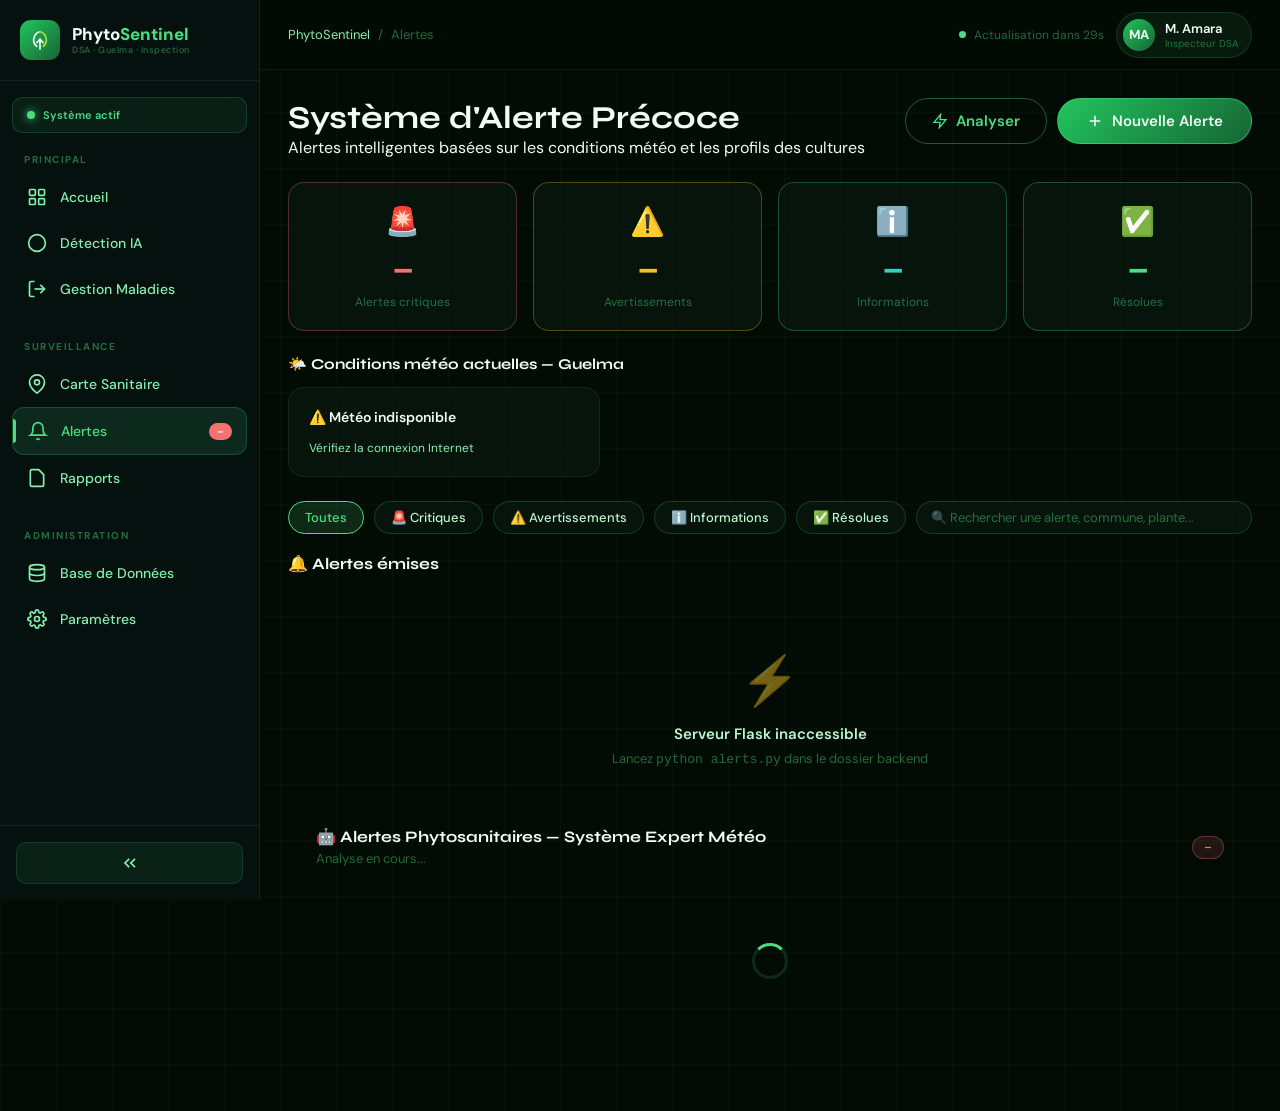
<file: frontend/pages/alertes.html>
<!DOCTYPE html>
<html lang="fr" dir="ltr">
<head>
  <meta charset="UTF-8">
  <meta name="viewport" content="width=device-width, initial-scale=1.0">
  <title>Alertes — PhytoSentinel Guelma</title>
  <link rel="preconnect" href="https://fonts.googleapis.com">
  <link href="https://fonts.googleapis.com/css2?family=Syne:wght@400;600;700;800&family=DM+Sans:wght@300;400;500;600&display=swap" rel="stylesheet">
  <link rel="stylesheet" href="../css/styles.css">
  <style>
    /* ─── Statistiques ─── */
    .alerts-stats { display: grid; grid-template-columns: repeat(4, 1fr); gap: 16px; margin-bottom: 24px; }
    .alert-stat-card { background: rgba(12,31,20,.5); border: 1px solid rgba(74,222,128,.1); border-radius: 16px; padding: 20px; text-align: center; transition: transform .2s; }
    .alert-stat-card:hover { transform: translateY(-2px); }
    .alert-stat-card.critical { border-color: rgba(248,113,113,.3); }
    .alert-stat-card.warning  { border-color: rgba(251,191,36,.3); }
    .alert-stat-card.info     { border-color: rgba(45,212,191,.3); }
    .alert-stat-card.success  { border-color: rgba(74,222,128,.3); }
    .alert-stat-icon  { font-size: 28px; margin-bottom: 8px; }
    .alert-stat-value { font-size: 32px; font-weight: 800; transition: all .4s; }
    .alert-stat-value.critical { color: var(--red); }
    .alert-stat-value.warning  { color: var(--amber); }
    .alert-stat-value.info     { color: var(--teal); }
    .alert-stat-value.success  { color: var(--green); }
    .alert-stat-label { font-size: 12px; color: var(--tm); margin-top: 4px; }

    /* ─── Météo ─── */
    .weather-conditions { display: grid; grid-template-columns: repeat(3,1fr); gap: 14px; margin-bottom: 24px; }
    .weather-card { background: rgba(12,31,20,.5); border: 1px solid rgba(74,222,128,.1); border-radius: 16px; padding: 20px; }
    .weather-card-header { display: flex; justify-content: space-between; align-items: center; margin-bottom: 14px; }
    .weather-card-title { font-size: 14px; font-weight: 600; color: var(--t1); }
    .weather-value { font-size: 30px; font-weight: 800; margin-bottom: 4px; }
    .weather-desc { font-size: 12px; color: var(--t3); }
    .weather-updated { font-size: 11px; color: var(--tm); margin-top: 6px; opacity: .7; }

    /* ─── Filtres ─── */
    .filters-bar { display: flex; gap: 10px; align-items: center; margin-bottom: 20px; flex-wrap: wrap; }
    .filter-btn { padding: 7px 16px; border-radius: 20px; border: 1px solid rgba(74,222,128,.2); background: rgba(12,31,20,.5); color: var(--t2); font-size: 13px; font-weight: 500; cursor: pointer; transition: all .2s; font-family: 'DM Sans', sans-serif; }
    .filter-btn:hover, .filter-btn.active { background: rgba(74,222,128,.15); border-color: var(--green); color: var(--green); }
    .filter-btn.f-critical.active  { background: rgba(248,113,113,.15); border-color: var(--red);   color: var(--red); }
    .filter-btn.f-warning.active   { background: rgba(251,191,36,.15);  border-color: var(--amber); color: var(--amber); }
    .filter-btn.f-info.active      { background: rgba(45,212,191,.15);  border-color: var(--teal);  color: var(--teal); }
    .search-box { flex: 1; min-width: 200px; padding: 7px 14px; border-radius: 20px; border: 1px solid rgba(74,222,128,.2); background: rgba(12,31,20,.5); color: var(--t1); font-size: 13px; font-family: 'DM Sans', sans-serif; outline: none; }
    .search-box:focus { border-color: var(--green); }
    .search-box::placeholder { color: var(--tm); }

    /* ─── Liste des alertes ─── */
    .alerts-list { display: flex; flex-direction: column; gap: 14px; }
    .alert-item { background: rgba(12,31,20,.5); border-radius: 16px; padding: 20px; position: relative; overflow: hidden; transition: all .3s; border-left: 4px solid transparent; }
    .alert-item:hover { transform: translateX(4px); background: rgba(12,31,20,.7); }
    .alert-item.critical { border-left-color: var(--red); }
    .alert-item.warning  { border-left-color: var(--amber); }
    .alert-item.info     { border-left-color: var(--teal); }
    .alert-item.success  { border-left-color: var(--green); }
    .alert-item.acquittee { opacity: .65; }
    .alert-header { display: flex; justify-content: space-between; align-items: flex-start; margin-bottom: 12px; }
    .alert-title    { font-size: 15px; font-weight: 700; color: var(--t1); margin-bottom: 4px; }
    .alert-subtitle { font-size: 12px; color: var(--t3); }
    .alert-body     { font-size: 13px; color: var(--t3); line-height: 1.7; margin-bottom: 12px; }
    .alert-meta { display: flex; gap: 16px; margin-top: 12px; flex-wrap: wrap; }
    .alert-meta-item { display: flex; align-items: center; gap: 6px; font-size: 12px; color: var(--tm); }
    .alert-actions { display: flex; gap: 10px; margin-top: 14px; padding-top: 14px; border-top: 1px solid rgba(74,222,128,.08); flex-wrap: wrap; }
    .risk-bar { height: 4px; border-radius: 2px; background: rgba(74,222,128,.1); margin-top: 10px; overflow: hidden; }
    .risk-fill { height: 100%; border-radius: 2px; transition: width .6s ease; }

    /* ─── États vides / chargement ─── */
    .loading-state, .empty-state { text-align: center; padding: 60px 20px; color: var(--tm); }
    .loading-spinner { width: 36px; height: 36px; border: 3px solid rgba(74,222,128,.15); border-top-color: var(--green); border-radius: 50%; animation: spin .8s linear infinite; margin: 0 auto 16px; }
    @keyframes spin { to { transform: rotate(360deg); } }
    .empty-icon { font-size: 48px; margin-bottom: 12px; }
    .empty-text { font-size: 15px; font-weight: 600; color: var(--t2); margin-bottom: 6px; }
    .empty-sub  { font-size: 13px; }

    /* ─── Indicateur de rafraîchissement ─── */
    .refresh-indicator { display: flex; align-items: center; gap: 8px; font-size: 12px; color: var(--tm); }
    .refresh-dot { width: 7px; height: 7px; border-radius: 50%; background: var(--green); animation: pulse 2s infinite; }
    @keyframes pulse { 0%,100%{opacity:1} 50%{opacity:.3} }

    /* ─── Modal de détail ─── */
    .detail-grid { display: grid; grid-template-columns: 1fr 1fr; gap: 14px; margin: 16px 0; }
    .detail-item label { font-size: 11px; font-weight: 700; color: var(--tm); text-transform: uppercase; letter-spacing: .08em; display: block; margin-bottom: 4px; }
    .detail-item span  { font-size: 14px; color: var(--t1); }
    .action-box { background: rgba(74,222,128,.06); border: 1px solid rgba(74,222,128,.15); border-radius: 12px; padding: 14px; margin-top: 14px; font-size: 13px; color: var(--t2); line-height: 1.7; }
    .action-box strong { color: var(--green); display: block; margin-bottom: 6px; font-size: 12px; text-transform: uppercase; letter-spacing: .06em; }

    @media (max-width: 900px) {
      .alerts-stats { grid-template-columns: repeat(2,1fr); }
      .weather-conditions { grid-template-columns: 1fr; }
      .detail-grid { grid-template-columns: 1fr; }
    }
  </style>
</head>
<body class="grid-bg">
  <div class="app-container">

    <!-- ═══════════════════ SIDEBAR ═══════════════════ -->
    <aside class="sidebar">
      <div class="sidebar-header">
        <div class="sidebar-logo">
          <div class="sidebar-logo-icon">
            <svg width="22" height="22" viewBox="0 0 24 24" fill="none">
              <path d="M12 3C9 3 5 7 5 12c0 3 1.4 5.5 3.5 7" stroke="#f0fdf4" stroke-width="1.8" stroke-linecap="round"/>
              <path d="M12 3c3 0 7 4 7 9c0 3-1.4 5.5-3.5 7" stroke="#a3e635" stroke-width="1.8" stroke-linecap="round"/>
              <path d="M12 22V11M8.5 15l3.5-4 3.5 4" stroke="#f0fdf4" stroke-width="1.8" stroke-linecap="round" stroke-linejoin="round"/>
            </svg>
          </div>
          <div class="sidebar-logo-text">
            <div class="sidebar-logo-title">Phyto<span>Sentinel</span></div>
            <div class="sidebar-logo-subtitle">DSA · Guelma · Inspection</div>
          </div>
        </div>
      </div>
      <nav class="sidebar-nav">
        <div class="system-status"><div class="system-status-dot blink"></div><span class="system-status-text">Système actif</span></div>
        <div class="nav-section">
          <div class="nav-section-title">Principal</div>
          <a href="index.html" class="nav-item"><span class="nav-item-icon"><svg width="20" height="20" viewBox="0 0 24 24" fill="none" stroke="currentColor" stroke-width="2"><rect x="3" y="3" width="7" height="7" rx="1"/><rect x="14" y="3" width="7" height="7" rx="1"/><rect x="14" y="14" width="7" height="7" rx="1"/><rect x="3" y="14" width="7" height="7" rx="1"/></svg></span><span class="nav-item-text">Accueil</span></a>
          <a href="detection.html" class="nav-item"><span class="nav-item-icon"><svg width="20" height="20" viewBox="0 0 24 24" fill="none" stroke="currentColor" stroke-width="2"><circle cx="12" cy="12" r="10"/></svg></span><span class="nav-item-text">Détection IA</span></a>
          <a href="maladies.html" class="nav-item"><span class="nav-item-icon"><svg width="20" height="20" viewBox="0 0 24 24" fill="none" stroke="currentColor" stroke-width="2"><path d="M9 21H5a2 2 0 01-2-2V5a2 2 0 012-2h4"/><polyline points="16 17 21 12 16 7"/><line x1="21" y1="12" x2="9" y2="12"/></svg></span><span class="nav-item-text">Gestion Maladies</span></a>
        </div>
        <div class="nav-section">
          <div class="nav-section-title">Surveillance</div>
          <a href="carte.html" class="nav-item"><span class="nav-item-icon"><svg width="20" height="20" viewBox="0 0 24 24" fill="none" stroke="currentColor" stroke-width="2"><path d="M21 10c0 7-9 13-9 13s-9-6-9-13a9 9 0 0118 0z"/><circle cx="12" cy="10" r="3"/></svg></span><span class="nav-item-text">Carte Sanitaire</span></a>
          <a href="alertes.html" class="nav-item active"><span class="nav-item-icon"><svg width="20" height="20" viewBox="0 0 24 24" fill="none" stroke="currentColor" stroke-width="2"><path d="M18 8A6 6 0 006 8c0 7-3 9-3 9h18s-3-2-3-9"/><path d="M13.73 21a2 2 0 01-3.46 0"/></svg></span><span class="nav-item-text">Alertes</span><span class="nav-item-badge" id="sidebarBadge">–</span></a>
          <a href="rapports.html" class="nav-item"><span class="nav-item-icon"><svg width="20" height="20" viewBox="0 0 24 24" fill="none" stroke="currentColor" stroke-width="2"><path d="M14 2H6a2 2 0 00-2 2v16a2 2 0 002 2h12a2 2 0 002-2V8z"/></svg></span><span class="nav-item-text">Rapports</span></a>
        </div>
        <div class="nav-section">
          <div class="nav-section-title">Administration</div>
          <a href="database.html" class="nav-item"><span class="nav-item-icon"><svg width="20" height="20" viewBox="0 0 24 24" fill="none" stroke="currentColor" stroke-width="2"><ellipse cx="12" cy="5" rx="9" ry="3"/><path d="M21 12c0 1.66-4 3-9 3s-9-1.34-9-3"/><path d="M3 5v14c0 1.66 4 3 9 3s9-1.34 9-3V5"/></svg></span><span class="nav-item-text">Base de Données</span></a>
          <a href="parametres.html" class="nav-item"><span class="nav-item-icon"><svg width="20" height="20" viewBox="0 0 24 24" fill="none" stroke="currentColor" stroke-width="2"><circle cx="12" cy="12" r="3"/><path d="M19.4 15a1.65 1.65 0 00.33 1.82l.06.06a2 2 0 010 2.83 2 2 0 01-2.83 0l-.06-.06a1.65 1.65 0 00-1.82-.33 1.65 1.65 0 00-1 1.51V21a2 2 0 01-4 0v-.09A1.65 1.65 0 009 19.4a1.65 1.65 0 00-1.82.33l-.06.06a2 2 0 01-2.83-2.83l.06-.06A1.65 1.65 0 004.68 15a1.65 1.65 0 00-1.51-1H3a2 2 0 010-4h.09A1.65 1.65 0 004.6 9a1.65 1.65 0 00-.33-1.82l-.06-.06a2 2 0 012.83-2.83l.06.06A1.65 1.65 0 009 4.68a1.65 1.65 0 001-1.51V3a2 2 0 014 0v.09a1.65 1.65 0 001 1.51 1.65 1.65 0 001.82-.33l.06-.06a2 2 0 012.83 2.83l-.06.06A1.65 1.65 0 0019.4 9a1.65 1.65 0 001.51 1H21a2 2 0 010 4h-.09a1.65 1.65 0 00-1.51 1z"/></svg></span><span class="nav-item-text">Paramètres</span></a>
        </div>
      </nav>
      <div class="sidebar-footer"><button class="sidebar-toggle" onclick="Sidebar.toggle()"><svg width="20" height="20" viewBox="0 0 24 24" fill="none" stroke="currentColor" stroke-width="2"><polyline points="11 17 6 12 11 7"/><polyline points="18 17 13 12 18 7"/></svg></button></div>
    </aside>

    <!-- ═══════════════════ MAIN ═══════════════════ -->
    <main class="main-content">
      <header class="header">
        <div class="header-left">
          <div class="header-breadcrumb"><a href="index.html">PhytoSentinel</a><span>/</span><span>Alertes</span></div>
        </div>
        <div class="header-actions">
          <!-- Indicateur de rafraîchissement automatique -->
          <div class="refresh-indicator" id="refreshIndicator">
            <div class="refresh-dot"></div>
            <span id="refreshCountdown">Actualisation dans 30s</span>
          </div>
          <div class="header-user">
            <div class="header-user-avatar">MA</div>
            <div class="header-user-info">
              <div class="header-user-name">M. Amara</div>
              <div class="header-user-role">Inspecteur DSA</div>
            </div>
          </div>
        </div>
      </header>

      <div class="page-content">

        <!-- En-tête de page -->
        <div class="page-header" style="display:flex;justify-content:space-between;align-items:flex-start;margin-bottom:24px;">
          <div>
            <h1 class="page-title">Système d'Alerte Précoce</h1>
            <p class="page-subtitle">Alertes intelligentes basées sur les conditions météo et les profils des cultures</p>
          </div>
          <div style="display:flex;gap:10px;">
            <button class="btn btn-o" onclick="triggerGenerate()" id="generateBtn" title="Lancer l'analyse météo et générer de nouvelles alertes">
              <svg width="16" height="16" viewBox="0 0 24 24" fill="none" stroke="currentColor" stroke-width="2"><polygon points="13 2 3 14 12 14 11 22 21 10 12 10 13 2"/></svg>
              Analyser
            </button>
            <button class="btn" onclick="Modal.show('newAlertModal')">
              <svg width="18" height="18" viewBox="0 0 24 24" fill="none" stroke="currentColor" stroke-width="2"><line x1="12" y1="5" x2="12" y2="19"/><line x1="5" y1="12" x2="19" y2="12"/></svg>
              Nouvelle Alerte
            </button>
          </div>
        </div>

        <!-- ── Statistiques ── -->
        <div class="alerts-stats">
          <div class="alert-stat-card critical"><div class="alert-stat-icon">🚨</div><div class="alert-stat-value critical" id="statCritical">–</div><div class="alert-stat-label">Alertes critiques</div></div>
          <div class="alert-stat-card warning"><div class="alert-stat-icon">⚠️</div><div class="alert-stat-value warning" id="statWarning">–</div><div class="alert-stat-label">Avertissements</div></div>
          <div class="alert-stat-card info"><div class="alert-stat-icon">ℹ️</div><div class="alert-stat-value info" id="statInfo">–</div><div class="alert-stat-label">Informations</div></div>
          <div class="alert-stat-card success"><div class="alert-stat-icon">✅</div><div class="alert-stat-value success" id="statResolved">–</div><div class="alert-stat-label">Résolues</div></div>
        </div>

        <!-- ── Météo actuelle ── -->
        <h3 style="font-size:15px;font-weight:700;color:var(--t1);margin-bottom:14px;">🌤️ Conditions météo actuelles — Guelma</h3>
        <div class="weather-conditions" id="weatherCards">
          <!-- Injecté dynamiquement -->
          <div class="loading-state" style="grid-column:1/-1;padding:30px">
            <div class="loading-spinner"></div>
            <div style="font-size:13px">Chargement météo...</div>
          </div>
        </div>

        <!-- ── Filtres & Recherche ── -->
        <div class="filters-bar">
          <button class="filter-btn active" data-filter="all" onclick="setFilter('all', this)">Toutes</button>
          <button class="filter-btn f-critical" data-filter="critical" onclick="setFilter('critical', this)">🚨 Critiques</button>
          <button class="filter-btn f-warning"  data-filter="warning"  onclick="setFilter('warning', this)">⚠️ Avertissements</button>
          <button class="filter-btn f-info"      data-filter="info"     onclick="setFilter('info', this)">ℹ️ Informations</button>
          <button class="filter-btn"             data-filter="resolue"  onclick="setFilter('resolue', this)">✅ Résolues</button>
          <input type="text" class="search-box" id="searchInput" placeholder="🔍 Rechercher une alerte, commune, plante..." oninput="onSearch()">
        </div>

        <!-- ── Liste des alertes ── -->
        <h3 style="font-size:16px;font-weight:700;color:var(--t1);margin-bottom:16px;">🔔 Alertes émises</h3>
        <div class="alerts-list" id="alertsList">
          <div class="loading-state">
            <div class="loading-spinner"></div>
            <div style="font-size:13px;margin-top:8px">Chargement des alertes...</div>
          </div>
        </div>
   <!-- ── Alertes Système Expert ── -->
<div style="margin-top:0;padding:0 28px 28px;">
  <div style="display:flex;align-items:center;justify-content:space-between;margin-bottom:16px;">
    <div>
      <h3 style="font-size:16px;font-weight:700;color:var(--t1);margin-bottom:4px;">
        🤖 Alertes Phytosanitaires — Système Expert Météo
      </h3>
      <div id="expertRiskScore" style="font-size:13px;color:var(--tm);">Analyse en cours...</div>
    </div>
    <span id="expertAlertsCount" class="badge b-r">–</span>
  </div>
  <div id="expertAlertsList" class="alerts-list">
    <div class="loading-state"><div class="loading-spinner"></div></div>
  </div>
</div>
      </div><!-- /page-content -->
    </main>
  </div><!-- /app-container -->


  <!-- ═══════════════════ MODAL: DÉTAIL ALERTE ═══════════════════ -->
  <div class="modal-overlay" id="detailModal">
    <div class="modal" style="max-width:560px">
      <div class="modal-header">
        <h3 class="modal-title" id="detailModalTitle">Détail de l'alerte</h3>
        <button class="modal-close" onclick="Modal.hide('detailModal')">
          <svg width="18" height="18" viewBox="0 0 24 24" fill="none" stroke="currentColor" stroke-width="2"><line x1="18" y1="6" x2="6" y2="18"/><line x1="6" y1="6" x2="18" y2="18"/></svg>
        </button>
      </div>
      <div id="detailModalBody" style="padding:0 24px 8px">
        <!-- Contenu injecté dynamiquement -->
      </div>
      <div class="modal-footer" id="detailModalFooter">
        <button class="btn btn-o" onclick="Modal.hide('detailModal')">Fermer</button>
      </div>
    </div>
  </div>


  <!-- ═══════════════════ MODAL: NOUVELLE ALERTE ═══════════════════ -->
  <div class="modal-overlay" id="newAlertModal">
    <div class="modal">
      <div class="modal-header">
        <h3 class="modal-title">Nouvelle Alerte Manuelle</h3>
        <button class="modal-close" onclick="Modal.hide('newAlertModal')">
          <svg width="18" height="18" viewBox="0 0 24 24" fill="none" stroke="currentColor" stroke-width="2"><line x1="18" y1="6" x2="6" y2="18"/><line x1="6" y1="6" x2="18" y2="18"/></svg>
        </button>
      </div>

      <div style="padding:0 24px">
        <div class="form-group">
          <label class="form-label">TYPE D'ALERTE</label>
          <select class="form-select" id="newType">
            <option value="critical">🚨 Critique</option>
            <option value="warning" selected>⚠️ Avertissement</option>
            <option value="info">ℹ️ Information</option>
            <option value="inspection">🔍 Inspection</option>
          </select>
        </div>
        <div class="form-group">
          <label class="form-label">TITRE *</label>
          <input type="text" class="form-input" id="newTitle" placeholder="Ex: Mildiou détecté — Secteur Nord">
        </div>
        <div class="form-group">
          <label class="form-label">DESCRIPTION</label>
          <textarea class="form-textarea" id="newDescription" rows="3" placeholder="Détails de l'observation..."></textarea>
        </div>
        <div class="form-row">
          <div class="form-group">
            <label class="form-label">CULTURE CONCERNÉE</label>
            <select class="form-select" id="newPlant">
              <option value="">Toutes cultures</option>
              <!-- Options injectées dynamiquement -->
            </select>
          </div>
          <div class="form-group">
            <label class="form-label">COMMUNE</label>
            <select class="form-select" id="newCommune">
              <option value="Guelma-Centre">Guelma-Centre</option>
              <option value="Belkheir">Belkheir</option>
              <option value="Bouchegouf">Bouchegouf</option>
              <option value="Oued Zenati">Oued Zenati</option>
              <option value="Hammam Debagh">Hammam Debagh</option>
              <option value="El Fedjoudj">El Fedjoudj</option>
              <option value="Bouati Mahmoud">Bouati Mahmoud</option>
              <option value="Khezaras">Khezaras</option>
            </select>
          </div>
        </div>
        <div class="form-group">
          <label class="form-label">ACTION RECOMMANDÉE</label>
          <input type="text" class="form-input" id="newAction" placeholder="Ex: Appliquer fongicide X, inspecter parcelles...">
        </div>
      </div>

      <div class="modal-footer">
        <button class="btn btn-o" onclick="Modal.hide('newAlertModal')">Annuler</button>
        <button class="btn" onclick="submitNewAlert()">Créer l'alerte</button>
      </div>
    </div>
  </div>


  <script src="../js/utils.js"></script>
  <script>
  /* ============================================================
     PhytoSentinel — Alertes Dynamiques
     Auteur: DSA Guelma
  ============================================================ */

  const API = 'http://localhost:5000/api';

  // État de l'application
  const state = {
    filter: 'all',
    statut: 'active',
    search: '',
    refreshTimer: null,
    countdown: 30,
    weather: null, 
  };

  // ─── INITIALISATION ───────────────────────────────────────

  document.addEventListener('DOMContentLoaded', () => {
    loadStats();
    loadWeather();
    loadAlerts();
    loadPlantsForForm();
    startAutoRefresh();
  });


  // ─── STATISTIQUES ─────────────────────────────────────────

  async function loadStats() {
    try {
      const res = await fetch(`${API}/alerts/stats`);
      const s = await res.json();
      animateCounter('statCritical', s.critical || 0);
      animateCounter('statWarning',  s.warning  || 0);
      animateCounter('statInfo',     s.info     || 0);
      animateCounter('statResolved', s.resolved || 0);
      // Mettre à jour le badge dans la sidebar
      const badge = document.getElementById('sidebarBadge');
      const total = (s.critical || 0) + (s.warning || 0);
      badge.textContent = total > 0 ? total : '✓';
      badge.style.background = s.critical > 0 ? 'rgba(248,113,113,.3)' : '';
    } catch (e) {
      console.error('Erreur stats:', e);
    }
  }

  function animateCounter(id, target) {
    const el = document.getElementById(id);
    if (!el) return;
    let current = 0;
    const step = Math.max(1, Math.ceil(target / 20));
    const interval = setInterval(() => {
      current = Math.min(current + step, target);
      el.textContent = current;
      if (current >= target) clearInterval(interval);
    }, 40);
  }


  // ─── MÉTÉO ────────────────────────────────────────────────

async function loadWeather() {
  const container = document.getElementById('weatherCards');
  try {
    const res = await fetch(
      'https://api.open-meteo.com/v1/forecast?latitude=36.46&longitude=7.43&current=temperature_2m,relative_humidity_2m,windspeed_10m&timezone=Africa/Algiers'
    );
    const d = await res.json();
    const curr = d.current;
    const w = {
      temperature: curr.temperature_2m,
      humidity: curr.relative_humidity_2m,
      wind_speed: curr.windspeed_10m,
    };
    // حفظ للاستخدام في النظام الخبير
    state.weather = w;
    renderWeather(w);
    // بعد تحميل الطقس، شغّل النظام الخبير
    loadExpertAlerts(w);
  } catch (e) {
    container.innerHTML = `<div class="weather-card"><div class="weather-card-header"><span class="weather-card-title">⚠️ Météo indisponible</span></div><div class="weather-desc">Vérifiez la connexion Internet</div></div>`;
  }
}
async function loadExpertAlerts(w) {
  const expertSection = document.getElementById('expertAlertsList');
  const expertCount   = document.getElementById('expertAlertsCount');
  if (!expertSection) return;

  expertSection.innerHTML = `<div class="loading-state" style="padding:20px"><div class="loading-spinner"></div></div>`;

  try {
    const res = await fetch(`${API}/expert/weather-alerts`, {
      method: 'POST',
      headers: { 'Content-Type': 'application/json' },
      body: JSON.stringify({
        weather: { temp: w.temperature, humidity: w.humidity, wind: w.wind_speed }
      })
    });
    const d = await res.json();
    const alerts = d.alerts || [];
    const risk   = d.risk_level || null;

    expertCount.textContent = alerts.length;

    if (risk) {
      const colorMap = { critical:'var(--red)', moderate:'var(--amber)', low:'var(--lime)', minimal:'var(--green)' };
      document.getElementById('expertRiskScore').innerHTML =
        `<span style="color:${colorMap[risk.level]}">⚠️ Risque global : <strong>${risk.label}</strong> (${risk.score}/100)</span>`;
    }

    if (!alerts.length) {
      expertSection.innerHTML = `
        <div class="empty-state" style="padding:30px">
          <div class="empty-icon">✅</div>
          <div class="empty-text">Aucun risque phytosanitaire détecté</div>
          <div class="empty-sub">Conditions météo actuelles favorables</div>
        </div>`;
      return;
    }

    const severityMap = {
      critical: { cls: 'critical', badge: '🚨 CRITIQUE',    color: 'var(--red)' },
      moderate: { cls: 'warning',  badge: '⚠️ MODÉRÉ',      color: 'var(--amber)' },
      low:      { cls: 'info',     badge: 'ℹ️ FAIBLE',       color: 'var(--teal)' },
    };

    expertSection.innerHTML = alerts.map(a => {
      const s = severityMap[a.severity] || severityMap.moderate;
      const recs = (a.recommendations || []).slice(0, 3)
        .map(r => `<li style="margin-bottom:3px">${r}</li>`).join('');
      return `
      <div class="alert-item ${s.cls}">
        <div class="alert-header">
          <div>
            <span class="badge ${s.cls === 'critical' ? 'b-r' : s.cls === 'warning' ? 'b-a' : 'b-t'}" style="margin-bottom:8px">
              ${s.badge}
            </span>
            <div class="alert-title">${a.culture_icon || '🌿'} ${a.disease_name}</div>
            <div class="alert-subtitle">Culture : <strong>${a.culture_name}</strong></div>
          </div>
          <span style="font-size:11px;color:var(--tm);white-space:nowrap">🤖 Système Expert</span>
        </div>
        <div class="alert-body">${a.message}</div>
        ${recs ? `
        <div style="margin-top:10px;padding:10px;background:rgba(74,222,128,.05);border-radius:8px;border:1px solid rgba(74,222,128,.1)">
          <div style="font-size:11px;font-weight:700;color:var(--tm);margin-bottom:6px">✅ RECOMMANDATIONS</div>
          <ul style="font-size:12px;color:var(--t3);padding-left:16px;margin:0">${recs}</ul>
        </div>` : ''}
        <div class="alert-meta" style="margin-top:10px">
          <span class="alert-meta-item">🌡️ ${a.weather_trigger?.temp}°C</span>
          <span class="alert-meta-item">💧 ${a.weather_trigger?.humidity}%</span>
          <span class="alert-meta-item">🌬️ ${a.weather_trigger?.wind} km/h</span>
        </div>
      </div>`;
    }).join('');

  } catch(e) {
    expertSection.innerHTML = `<div class="empty-state" style="padding:20px"><div class="empty-sub">Erreur: vérifiez que le backend Flask est actif</div></div>`;
  }
}
  function renderWeather(w) {
    const container = document.getElementById('weatherCards');
    const tempColor = w.temperature > 30 ? 'var(--red)' : w.temperature > 24 ? 'var(--amber)' : 'var(--teal)';
    const humColor  = w.humidity > 80 ? 'var(--red)' : w.humidity > 70 ? 'var(--amber)' : 'var(--teal)';
    const windColor = w.wind_speed > 50 ? 'var(--red)' : w.wind_speed > 30 ? 'var(--amber)' : 'var(--lime)';
    const tempBadge = w.temperature > 30 ? '<span class="badge b-r">Stress thermique</span>' : w.temperature > 24 ? '<span class="badge b-a">Risque élevé</span>' : '<span class="badge b-g">Normal</span>';
    const humBadge  = w.humidity > 80 ? '<span class="badge b-r">Niveau critique</span>' : w.humidity > 70 ? '<span class="badge b-a">Élevé</span>' : '<span class="badge b-g">Normal</span>';
    const windBadge = w.wind_speed > 50 ? '<span class="badge b-r">Fort</span>' : w.wind_speed > 30 ? '<span class="badge b-a">Modéré</span>' : '<span class="badge b-g">Normal</span>';
    const tempFill  = Math.min(100, (w.temperature / 45) * 100);
    const humFill   = w.humidity;
    const windFill  = Math.min(100, (w.wind_speed / 100) * 100);
    const updated   = w.fetched_at ? new Date(w.fetched_at).toLocaleTimeString('fr-FR', {hour:'2-digit',minute:'2-digit'}) : '';

    container.innerHTML = `
      <div class="weather-card">
        <div class="weather-card-header"><span class="weather-card-title">🌡️ Température</span>${tempBadge}</div>
        <div class="weather-value" style="color:${tempColor}">${w.temperature}°C</div>
        <div class="weather-desc">${w.description || '—'}</div>
        <div class="bar" style="margin-top:12px"><div class="fill" style="width:${tempFill}%;background:linear-gradient(90deg,var(--amber),#f97316)"></div></div>
        <div class="weather-updated">Mis à jour ${updated}</div>
      </div>
      <div class="weather-card">
        <div class="weather-card-header"><span class="weather-card-title">💧 Humidité</span>${humBadge}</div>
        <div class="weather-value" style="color:${humColor}">${w.humidity}%</div>
        <div class="weather-desc">${w.humidity > 80 ? 'Favorise les champignons' : w.humidity > 70 ? 'Surveillance recommandée' : 'Conditions acceptables'}</div>
        <div class="bar" style="margin-top:12px"><div class="fill" style="width:${humFill}%;background:linear-gradient(90deg,var(--teal),var(--green))"></div></div>
        <div class="weather-updated">Guelma, Algérie</div>
      </div>
      <div class="weather-card">
        <div class="weather-card-header"><span class="weather-card-title">🌬️ Vent ${w.wind_direction || ''}</span>${windBadge}</div>
        <div class="weather-value" style="color:${windColor}">${w.wind_speed} km/h</div>
        <div class="weather-desc">${w.wind_speed > 30 ? 'Transport de spores actif' : 'Faible propagation aérienne'}</div>
        <div class="bar" style="margin-top:12px"><div class="fill" style="width:${windFill}%;background:linear-gradient(90deg,var(--lime),var(--green))"></div></div>
        <div class="weather-updated">Pression: ${w.pressure || '—'} hPa</div>
      </div>`;
  }


  // ─── ALERTES ──────────────────────────────────────────────

  async function loadAlerts() {
    const list = document.getElementById('alertsList');
    list.innerHTML = `<div class="loading-state"><div class="loading-spinner"></div><div style="font-size:13px;margin-top:8px">Chargement...</div></div>`;

    try {
      const params = new URLSearchParams();
      if (state.filter !== 'all' && state.filter !== 'resolue') {
        params.set('niveau', state.filter);
        params.set('statut', 'active');
      } else if (state.filter === 'resolue') {
        params.set('statut', 'resolue');
      } else {
        params.set('statut', 'active');
      }
      if (state.search) params.set('search', state.search);

      // ✅ الكود الصحيح
      const res = await fetch(`${API}/alerts?${params}`);
      const data = await res.json();
      renderAlerts(data.alerts || []);
    } catch (e) {
      list.innerHTML = `
        <div class="empty-state">
          <div class="empty-icon">⚡</div>
          <div class="empty-text">Serveur Flask inaccessible</div>
          <div class="empty-sub">Lancez <code>python alerts.py</code> dans le dossier backend</div>
        </div>`;
    }
  }

  function renderAlerts(alerts) {
    const list = document.getElementById('alertsList');
    if (!alerts || alerts.length === 0) {
      list.innerHTML = `
        <div class="empty-state">
          <div class="empty-icon">✅</div>
          <div class="empty-text">Aucune alerte pour ce filtre</div>
          <div class="empty-sub">Cliquez sur "Analyser" pour générer de nouvelles alertes météo</div>
        </div>`;
      return;
    }

    list.innerHTML = alerts.map(a => buildAlertCard(a)).join('');
  }

  function buildAlertCard(a) {
    const levelMap = {
      critical: { badge: '🚨 ALERTE CRITIQUE', cls: 'b-r', timeColor: 'var(--red)' },
      warning:  { badge: '⚠ AVERTISSEMENT',   cls: 'b-a', timeColor: 'var(--amber)' },
      info:     { badge: 'ℹ INFORMATION',      cls: 'b-t', timeColor: 'var(--teal)' },
      success:  { badge: '✅ RÉSOLU',          cls: 'b-g', timeColor: 'var(--green)' },
    };
    const l = levelMap[a.niveau] || levelMap.info;
    const time = timeAgo(a.created_at);
    const risk = a.risque_pourcent || 0;
    const riskColor = risk >= 75 ? 'var(--red)' : risk >= 50 ? 'var(--amber)' : risk >= 25 ? 'var(--teal)' : 'var(--green)';
    const acquitteeCls = a.statut === 'acquittee' ? ' acquittee' : '';

    // Boutons selon statut
    let actions = '';
    if (a.statut === 'active') {
      actions = `
        <button class="btn btn-sm" onclick="updateStatus(${a.id}, 'acquittee')">Acquitter</button>
        <button class="btn btn-sm" onclick="updateStatus(${a.id}, 'resolue')">Résoudre</button>
        <button class="btn btn-sm btn-o" onclick="viewDetail(${a.id})">Détails</button>`;
    } else if (a.statut === 'acquittee') {
      actions = `
        <button class="btn btn-sm" onclick="updateStatus(${a.id}, 'resolue')">Marquer résolu</button>
        <button class="btn btn-sm btn-o" onclick="viewDetail(${a.id})">Détails</button>`;
    } else {
      actions = `<button class="btn btn-sm btn-o" onclick="viewDetail(${a.id})">Voir rapport</button>`;
    }

    const plantInfo = a.plante_nom ? `<span class="alert-meta-item">🌿 ${a.plante_nom}</span>` : '';

    return `
      <div class="alert-item ${a.niveau}${acquitteeCls}" id="alert-${a.id}">
        <div class="alert-header">
          <div>
            <span class="badge ${l.cls}" style="margin-bottom:8px">${l.badge}</span>
            <div class="alert-title">${escapeHtml(a.titre)}</div>
            <div class="alert-subtitle">Risque estimé: <strong style="color:${riskColor}">${risk}%</strong> · ${escapeHtml(a.commune || '')}</div>
          </div>
          <span style="font-size:12px;color:${l.timeColor};font-weight:600;white-space:nowrap;margin-left:12px">${time}</span>
        </div>
        <div class="alert-body">${escapeHtml(a.description || '')}</div>
        <div class="risk-bar"><div class="risk-fill" style="width:${risk}%;background:${riskColor}"></div></div>
        <div class="alert-meta">
          <span class="alert-meta-item">📍 ${escapeHtml(a.commune || 'Guelma')}</span>
          ${plantInfo}
          ${a.temperature != null ? `<span class="alert-meta-item">🌡️ ${a.temperature}°C / 💧 ${a.humidity}%</span>` : ''}
        </div>
        <div class="alert-actions">${actions}</div>
      </div>`;
  }


  // ─── ACTIONS ──────────────────────────────────────────────

  async function updateStatus(id, statut) {
    try {
      // ✅ الرابط الصحيح
       const res = await fetch(`${API}/alerts/${id}/resolve`, {
        method: 'POST',
        headers: { 'Content-Type': 'application/json' },
        body: JSON.stringify({ note: statut }),
       });
      if (!res.ok) throw new Error();
      const msg = { acquittee: 'Alerte acquittée', resolue: 'Alerte marquée comme résolue' };
      PhytoSentinel.Notifications.success(msg[statut] || 'Statut mis à jour');
      loadAlerts();
      loadStats();
    } catch {
      PhytoSentinel.Notifications.error('Erreur lors de la mise à jour');
    }
  }

  async function viewDetail(id) {
    try {
      const res = await fetch(`${API}/alerts/${id}`);
      const a = await res.json();

      document.getElementById('detailModalTitle').textContent = a.titre;
      document.getElementById('detailModalBody').innerHTML = `
        <div class="detail-grid">
          <div class="detail-item"><label>Niveau</label><span>${badgeHtml(a.niveau)}</span></div>
          <div class="detail-item"><label>Statut</label><span>${statutBadge(a.statut)}</span></div>
          <div class="detail-item"><label>Culture</label><span>${a.plante_nom || '—'} ${a.nom_scientifique ? `<em style="color:var(--tm)">(${a.nom_scientifique})</em>` : ''}</span></div>
          <div class="detail-item"><label>Commune</label><span>📍 ${a.commune || '—'}</span></div>
          <div class="detail-item"><label>Température</label><span>${a.temperature != null ? a.temperature + '°C' : '—'}</span></div>
          <div class="detail-item"><label>Humidité</label><span>${a.humidity != null ? a.humidity + '%' : '—'}</span></div>
          <div class="detail-item"><label>Score de risque</label><span style="color:var(--amber);font-weight:700">${a.risque_pourcent || 0}%</span></div>
          <div class="detail-item"><label>Pathogène</label><span>${a.pathogene || '—'}</span></div>
          <div class="detail-item" style="grid-column:1/-1"><label>Description</label><span>${escapeHtml(a.description || '—')}</span></div>
          <div class="detail-item" style="grid-column:1/-1"><label>Date</label><span>${a.created_at ? new Date(a.created_at).toLocaleString('fr-FR') : '—'}</span></div>
        </div>
        ${a.action_recommandee ? `<div class="action-box"><strong>🌿 Action recommandée</strong>${escapeHtml(a.action_recommandee)}</div>` : ''}
        ${a.traitement_recommande ? `<div class="action-box" style="margin-top:10px;border-color:rgba(45,212,191,.2)"><strong>💊 Traitement</strong>${escapeHtml(a.traitement_recommande)}</div>` : ''}
      `;

      // Boutons dans le footer selon statut
      const footer = document.getElementById('detailModalFooter');
      let btns = `<button class="btn btn-o" onclick="Modal.hide('detailModal')">Fermer</button>`;
      if (a.statut === 'active') {
        btns += `<button class="btn" onclick="updateStatus(${a.id},'resolue');Modal.hide('detailModal')">Marquer résolu</button>`;
      }
      footer.innerHTML = btns;

      Modal.show('detailModal');
    } catch (e) {
      PhytoSentinel.Notifications.error('Impossible de charger les détails');
    }
  }

  async function triggerGenerate() {
    const btn = document.getElementById('generateBtn');
    btn.disabled = true;
    btn.innerHTML = `<svg width="16" height="16" viewBox="0 0 24 24" fill="none" stroke="currentColor" stroke-width="2" style="animation:spin .8s linear infinite"><path d="M21 12a9 9 0 11-18 0 9 9 0 0118 0"/></svg> Analyse...`;
    try {
      const res = await fetch(`${API}/alerts/generate`, { method: 'POST' });
      const data = await res.json();
      PhytoSentinel.Notifications.success(`✅ ${data.alerts_created} nouvelle(s) alerte(s) générée(s)`);
      loadAlerts();
      loadStats();
      loadWeather();
    } catch {
      PhytoSentinel.Notifications.error('Erreur de connexion au serveur');
    } finally {
      btn.disabled = false;
      btn.innerHTML = `<svg width="16" height="16" viewBox="0 0 24 24" fill="none" stroke="currentColor" stroke-width="2"><polygon points="13 2 3 14 12 14 11 22 21 10 12 10 13 2"/></svg> Analyser`;
    }
  }

  async function submitNewAlert() {
    const titre = document.getElementById('newTitle').value.trim();
    if (!titre) {
      PhytoSentinel.Notifications.error('Le titre est obligatoire');
      return;
    }
    const payload = {
      titre,
      description:        document.getElementById('newDescription').value,
      type_alerte:        document.getElementById('newType').value,
      niveau:             document.getElementById('newType').value === 'critical' ? 'critical' : 'warning',
      plante_id:          document.getElementById('newPlant').value || null,
      commune:            document.getElementById('newCommune').value,
      action_recommandee: document.getElementById('newAction').value,
    };
    try {
      const res = await fetch(`${API}/alerts`, {
        method: 'POST',
        headers: { 'Content-Type': 'application/json' },
        body: JSON.stringify(payload),
      });
      if (!res.ok) throw new Error();
      PhytoSentinel.Notifications.success('Alerte créée avec succès');
      Modal.hide('newAlertModal');
      loadAlerts();
      loadStats();
      // Reset form
      ['newTitle','newDescription','newAction'].forEach(id => document.getElementById(id).value = '');
    } catch {
      PhytoSentinel.Notifications.error('Erreur lors de la création');
    }
  }

  async function loadPlantsForForm() {
    try {
      const res = await fetch(`${API}/plants`);
      const plants = await res.json();
      const sel = document.getElementById('newPlant');
      plants.forEach(p => {
        const opt = document.createElement('option');
        opt.value = p.id;
        opt.textContent = `${p.nom} (${p.maladie_principale})`;
        sel.appendChild(opt);
      });
    } catch {}
  }


  // ─── FILTRES ──────────────────────────────────────────────

  function setFilter(filter, btn) {
    document.querySelectorAll('.filter-btn').forEach(b => b.classList.remove('active'));
    btn.classList.add('active');
    state.filter = filter;
    loadAlerts();
  }

  let searchTimeout;
  function onSearch() {
    clearTimeout(searchTimeout);
    state.search = document.getElementById('searchInput').value;
    searchTimeout = setTimeout(loadAlerts, 350);
  }


  // ─── RAFRAÎCHISSEMENT AUTOMATIQUE ─────────────────────────

  function startAutoRefresh() {
    const countdownEl = document.getElementById('refreshCountdown');
    state.countdown = 30;
    state.refreshTimer = setInterval(() => {
      state.countdown--;
      if (state.countdown <= 0) {
        state.countdown = 30;
        loadAlerts();
        loadStats();
        loadWeather();
        countdownEl.textContent = 'Actualisation...';
        setTimeout(() => {
          countdownEl.textContent = `Actualisation dans ${state.countdown}s`;
        }, 1500);
      } else {
        countdownEl.textContent = `Actualisation dans ${state.countdown}s`;
      }
    }, 1000);
  }


  // ─── HELPERS ──────────────────────────────────────────────

  function timeAgo(isoString) {
    if (!isoString) return '';
    const diff = (Date.now() - new Date(isoString).getTime()) / 1000;
    if (diff < 60)    return 'À l\'instant';
    if (diff < 3600)  return `Il y a ${Math.floor(diff / 60)}min`;
    if (diff < 86400) return `Il y a ${Math.floor(diff / 3600)}h`;
    return `Il y a ${Math.floor(diff / 86400)}j`;
  }

  function escapeHtml(str) {
    if (!str) return '';
    return str.replace(/&/g,'&amp;').replace(/</g,'&lt;').replace(/>/g,'&gt;').replace(/"/g,'&quot;');
  }

  function badgeHtml(niveau) {
    const map = { critical:'b-r', warning:'b-a', info:'b-t', success:'b-g' };
    const labels = { critical:'Critique', warning:'Avertissement', info:'Information', success:'Résolu' };
    return `<span class="badge ${map[niveau] || 'b-t'}">${labels[niveau] || niveau}</span>`;
  }

  function statutBadge(statut) {
    const map = { active:'b-r', acquittee:'b-a', resolue:'b-g' };
    const labels = { active:'Active', acquittee:'Acquittée', resolue:'Résolue' };
    return `<span class="badge ${map[statut] || 'b-t'}">${labels[statut] || statut}</span>`;
  }
  </script>
</body>
</html>
</file>
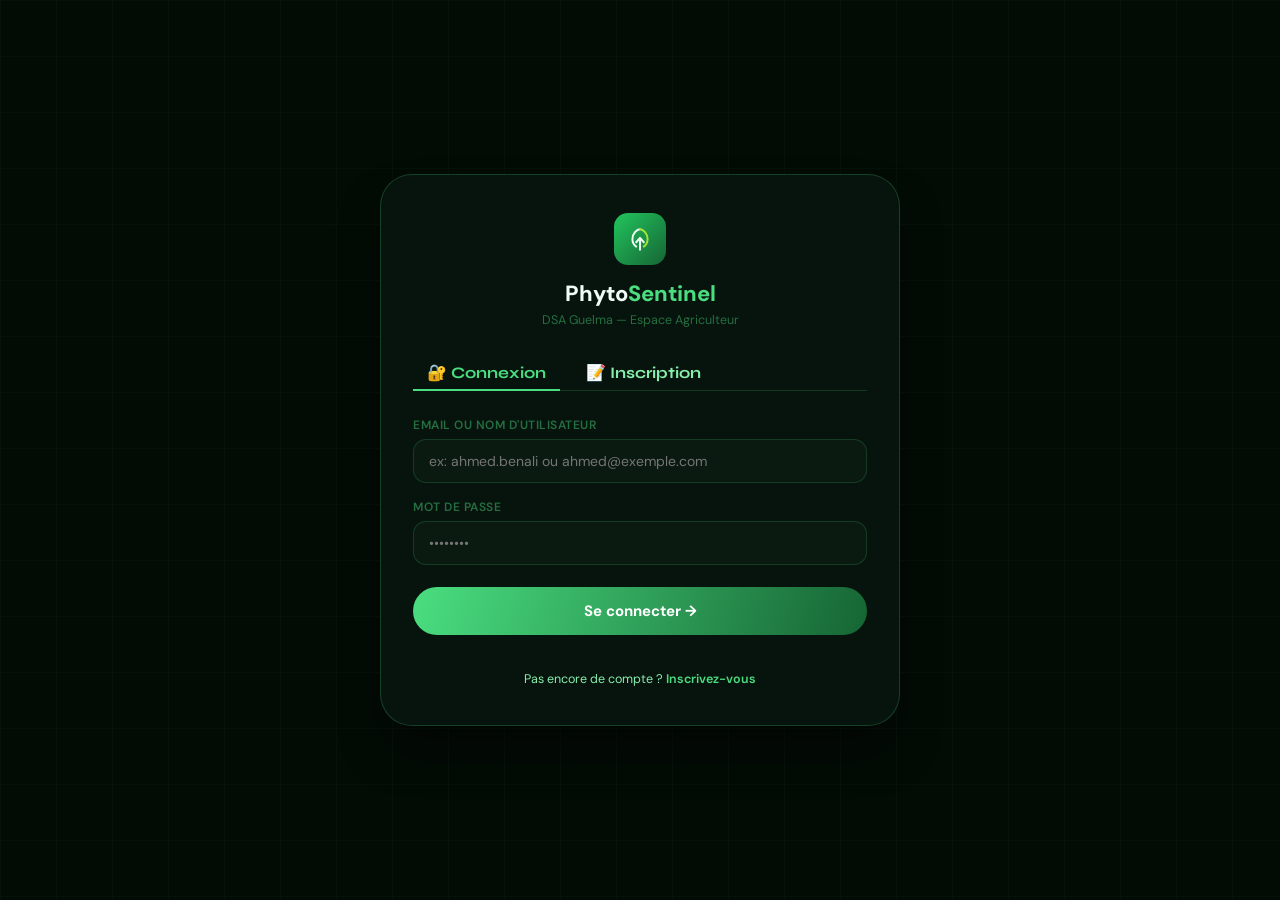
<file: frontend/pages/carte.html>
<!doctype html>
<html lang="fr" dir="ltr">
  <head>
    <meta charset="UTF-8" />
    <meta name="viewport" content="width=device-width, initial-scale=1.0" />
    <title>Carte Sanitaire - PhytoSentinel Guelma</title>
    <link rel="preconnect" href="https://fonts.googleapis.com" />
    <link
      href="https://fonts.googleapis.com/css2?family=Syne:wght@400;600;700;800&family=DM+Sans:wght@300;400;500;600&display=swap"
      rel="stylesheet"
    />
    <link rel="stylesheet" href="../css/styles.css" />
    <style>
      .map-container {
        display: grid;
        grid-template-columns: 1fr 320px;
        gap: 24px;
      }
      .map-card {
        background: rgba(12, 31, 20, 0.5);
        border: 1px solid rgba(74, 222, 128, 0.1);
        border-radius: 20px;
        overflow: hidden;
      }
      .map-header {
        padding: 16px 20px;
        border-bottom: 1px solid rgba(74, 222, 128, 0.1);
        display: flex;
        justify-content: space-between;
        align-items: center;
      }
      .map-body {
        position: relative;
        background: linear-gradient(135deg, var(--bg-0), var(--bg-1));
        min-height: 500px;
      }
      .map-filters {
        display: flex;
        gap: 8px;
      }
      .map-svg {
        width: 100%;
        height: 100%;
        position: absolute;
      }
      .commune-dot {
        position: absolute;
        border-radius: 50%;
        cursor: pointer;
        transition: transform 0.3s;
      }
      .commune-dot::after {
        content: "";
        position: absolute;
        top: 50%;
        left: 50%;
        width: 100%;
        height: 100%;
        border-radius: 50%;
        animation: ripple 2s ease-out infinite;
      }
      .commune-dot.red {
        background: var(--red);
      }
      .commune-dot.red::after {
        background: rgba(248, 113, 113, 0.38);
      }
      .commune-dot.amber {
        background: var(--amber);
      }
      .commune-dot.amber::after {
        background: rgba(251, 191, 36, 0.38);
      }
      .commune-dot.green {
        background: var(--green);
      }
      .commune-dot.green::after {
        background: rgba(74, 222, 128, 0.38);
      }
      .commune-dot:hover {
        transform: scale(1.6);
      }
      .commune-tooltip {
        position: absolute;
        bottom: calc(100% + 10px);
        left: 50%;
        transform: translateX(-50%);
        background: rgba(6, 18, 10, 0.96);
        border: 1px solid rgba(74, 222, 128, 0.28);
        border-radius: 10px;
        padding: 10px 14px;
        font-size: 12px;
        white-space: nowrap;
        pointer-events: none;
        opacity: 0;
        transition: opacity 0.2s;
        z-index: 20;
      }
      .commune-dot:hover .commune-tooltip {
        opacity: 1;
      }
      .map-legend {
        position: absolute;
        bottom: 16px;
        left: 16px;
        background: rgba(3, 11, 5, 0.88);
        border: 1px solid rgba(74, 222, 128, 0.18);
        border-radius: 12px;
        padding: 14px 16px;
      }
      .map-live {
        position: absolute;
        top: 14px;
        right: 14px;
        display: flex;
        align-items: center;
        gap: 6px;
        background: rgba(3, 11, 5, 0.82);
        border: 1px solid rgba(74, 222, 128, 0.2);
        border-radius: 50px;
        padding: 6px 14px;
      }
      .sidebar-card {
        background: rgba(12, 31, 20, 0.5);
        border: 1px solid rgba(74, 222, 128, 0.1);
        border-radius: 16px;
        padding: 20px;
        margin-bottom: 16px;
      }
      .commune-rank-item {
        padding: 12px;
        background: rgba(12, 31, 20, 0.4);
        border-radius: 12px;
        margin-bottom: 10px;
      }
      .commune-rank-item:last-child {
        margin-bottom: 0;
      }
      .commune-rank-header {
        display: flex;
        justify-content: space-between;
        align-items: center;
        margin-bottom: 8px;
      }
      .commune-rank-name {
        font-size: 13px;
        font-weight: 600;
        color: var(--t1);
      }
      .commune-rank-count {
        font-size: 14px;
        font-weight: 800;
      }
      .total-cases {
        text-align: center;
        padding: 20px;
        background: linear-gradient(
          135deg,
          rgba(74, 222, 128, 0.08),
          rgba(34, 197, 94, 0.05)
        );
        border: 1px solid rgba(74, 222, 128, 0.2);
        border-radius: 16px;
      }
      @media (max-width: 900px) {
        .map-container {
          grid-template-columns: 1fr;
        }
      }
    </style>
  </head>
  <body class="grid-bg">
    <div class="app-container">
      <aside class="sidebar">
        <div class="sidebar-header">
          <div class="sidebar-logo">
            <div class="sidebar-logo-icon">
              <svg width="22" height="22" viewBox="0 0 24 24" fill="none">
                <path
                  d="M12 3C9 3 5 7 5 12c0 3 1.4 5.5 3.5 7"
                  stroke="#f0fdf4"
                  stroke-width="1.8"
                  stroke-linecap="round"
                />
                <path
                  d="M12 3c3 0 7 4 7 9c0 3-1.4 5.5-3.5 7"
                  stroke="#a3e635"
                  stroke-width="1.8"
                  stroke-linecap="round"
                />
                <path
                  d="M12 22V11M8.5 15l3.5-4 3.5 4"
                  stroke="#f0fdf4"
                  stroke-width="1.8"
                  stroke-linecap="round"
                  stroke-linejoin="round"
                />
              </svg>
            </div>
            <div class="sidebar-logo-text">
              <div class="sidebar-logo-title">Phyto<span>Sentinel</span></div>
              <div class="sidebar-logo-subtitle">DSA · Guelma · Inspection</div>
            </div>
          </div>
        </div>
        <nav class="sidebar-nav">
          <div class="system-status">
            <div class="system-status-dot blink"></div>
            <span class="system-status-text">Système actif</span>
          </div>
          <div class="nav-section">
            <div class="nav-section-title">Principal</div>
            <a href="index.html" class="nav-item"
              ><span class="nav-item-icon"
                ><svg
                  width="20"
                  height="20"
                  viewBox="0 0 24 24"
                  fill="none"
                  stroke="currentColor"
                  stroke-width="2"
                >
                  <rect x="3" y="3" width="7" height="7" rx="1" />
                  <rect x="14" y="3" width="7" height="7" rx="1" />
                  <rect x="14" y="14" width="7" height="7" rx="1" />
                  <rect x="3" y="14" width="7" height="7" rx="1" /></svg></span
              ><span class="nav-item-text">Accueil</span></a
            ><a href="detection.html" class="nav-item"
              ><span class="nav-item-icon"
                ><svg
                  width="20"
                  height="20"
                  viewBox="0 0 24 24"
                  fill="none"
                  stroke="currentColor"
                  stroke-width="2"
                >
                  <circle cx="12" cy="12" r="10" />
                  <path d="M12 16v-4M12 8h.01" /></svg></span
              ><span class="nav-item-text">Détection IA</span></a
            ><a href="maladies.html" class="nav-item"
              ><span class="nav-item-icon"
                ><svg
                  width="20"
                  height="20"
                  viewBox="0 0 24 24"
                  fill="none"
                  stroke="currentColor"
                  stroke-width="2"
                >
                  <path d="M9 21H5a2 2 0 01-2-2V5a2 2 0 012-2h4" />
                  <polyline points="16 17 21 12 16 7" />
                  <line x1="21" y1="12" x2="9" y2="12" /></svg></span
              ><span class="nav-item-text">Gestion Maladies</span></a
            >
          </div>
          <div class="nav-section">
            <div class="nav-section-title">Surveillance</div>
            <a href="carte.html" class="nav-item active"
              ><span class="nav-item-icon"
                ><svg
                  width="20"
                  height="20"
                  viewBox="0 0 24 24"
                  fill="none"
                  stroke="currentColor"
                  stroke-width="2"
                >
                  <path d="M21 10c0 7-9 13-9 13s-9-6-9-13a9 9 0 0118 0z" />
                  <circle cx="12" cy="10" r="3" /></svg></span
              ><span class="nav-item-text">Carte Sanitaire</span></a
            ><a href="alertes.html" class="nav-item"
              ><span class="nav-item-icon"
                ><svg
                  width="20"
                  height="20"
                  viewBox="0 0 24 24"
                  fill="none"
                  stroke="currentColor"
                  stroke-width="2"
                >
                  <path d="M18 8A6 6 0 006 8c0 7-3 9-3 9h18s-3-2-3-9" />
                  <path d="M13.73 21a2 2 0 01-3.46 0" /></svg></span
              ><span class="nav-item-text">Alertes</span
              ><span class="nav-item-badge">3</span></a
            ><a href="rapports.html" class="nav-item"
              ><span class="nav-item-icon"
                ><svg
                  width="20"
                  height="20"
                  viewBox="0 0 24 24"
                  fill="none"
                  stroke="currentColor"
                  stroke-width="2"
                >
                  <path
                    d="M14 2H6a2 2 0 00-2 2v16a2 2 0 002 2h12a2 2 0 002-2V8z"
                  />
                  <polyline points="14 2 14 8 20 8" /></svg></span
              ><span class="nav-item-text">Rapports</span></a
            >
          </div>
          <div class="nav-section">
            <div class="nav-section-title">Administration</div>
            <a href="database.html" class="nav-item"
              ><span class="nav-item-icon"
                ><svg
                  width="20"
                  height="20"
                  viewBox="0 0 24 24"
                  fill="none"
                  stroke="currentColor"
                  stroke-width="2"
                >
                  <ellipse cx="12" cy="5" rx="9" ry="3" />
                  <path d="M21 12c0 1.66-4 3-9 3s-9-1.34-9-3" />
                  <path d="M3 5v14c0 1.66 4 3 9 3s9-1.34 9-3V5" /></svg></span
              ><span class="nav-item-text">Base de Données</span></a
            ><a href="modele.html" class="nav-item"
              ><span class="nav-item-icon"
                ><svg
                  width="20"
                  height="20"
                  viewBox="0 0 24 24"
                  fill="none"
                  stroke="currentColor"
                  stroke-width="2"
                >
                  <path
                    d="M12 2L2 7l10 5 10-5-10-5zM2 17l10 5 10-5M2 12l10 5 10-5"
                  /></svg></span
              ><span class="nav-item-text">Modèle IA</span></a
            ><a href="parametres.html" class="nav-item"
              ><span class="nav-item-icon"
                ><svg
                  width="20"
                  height="20"
                  viewBox="0 0 24 24"
                  fill="none"
                  stroke="currentColor"
                  stroke-width="2"
                >
                  <circle cx="12" cy="12" r="3" /></svg></span
              ><span class="nav-item-text">Paramètres</span></a
            >
          </div>
        </nav>
        <div class="sidebar-footer">
          <button class="sidebar-toggle" onclick="Sidebar.toggle()">
            <svg
              width="20"
              height="20"
              viewBox="0 0 24 24"
              fill="none"
              stroke="currentColor"
              stroke-width="2"
            >
              <polyline points="11 17 6 12 11 7" />
              <polyline points="18 17 13 12 18 7" />
            </svg>
          </button>
        </div>
      </aside>
      <main class="main-content">
        <header class="header">
          <div class="header-left">
            <div class="header-breadcrumb">
              <a href="index.html">PhytoSentinel</a><span>/</span
              ><span>Carte Sanitaire</span>
            </div>
          </div>
          <div class="header-actions">
            <div class="header-user">
              <div class="header-user-avatar">MA</div>
              <div class="header-user-info">
                <div class="header-user-name">M. Amara</div>
                <div class="header-user-role">Inspecteur DSA</div>
              </div>
            </div>
          </div>
        </header>
        <div class="page-content">
          <div class="page-header" style="margin-bottom: 24px">
            <h1 class="page-title">Carte Sanitaire de la Wilaya de Guelma</h1>
            <p class="page-subtitle">
              Visualisation géographique en temps réel de la pression
              phytosanitaire par commune
            </p>
          </div>
          <div class="map-container">
            <div class="map-card">
              <div class="map-header">
                <h3 style="font-size: 15px; font-weight: 700; color: var(--t1)">
                  🗺️ Wilaya de Guelma —
                  <span id="mapCommuneCount">—</span> communes actives
                </h3>
                <div class="map-filters">
                  <button
                    class="badge b-r"
                    style="cursor: pointer"
                    onclick="filterDots('red')"
                  >
                    Critique
                  </button>
                  <button
                    class="badge b-a"
                    style="cursor: pointer"
                    onclick="filterDots('amber')"
                  >
                    Modéré
                  </button>
                  <button
                    class="badge b-g"
                    style="cursor: pointer"
                    onclick="filterDots('green')"
                  >
                    Faible
                  </button>
                  <button
                    class="badge"
                    style="
                      cursor: pointer;
                      background: rgba(255, 255, 255, 0.05);
                      color: var(--t3);
                      border: 1px solid rgba(255, 255, 255, 0.1);
                    "
                    onclick="filterDots('all')"
                  >
                    Tous
                  </button>
                </div>
              </div>
              <div class="map-body" id="mapBody">
                <svg class="map-svg" viewBox="0 0 620 500">
                  <defs>
                    <pattern
                      id="grid"
                      x="0"
                      y="0"
                      width="36"
                      height="36"
                      patternUnits="userSpaceOnUse"
                    >
                      <path
                        d="M 36 0 L 0 0 0 36"
                        fill="none"
                        stroke="rgba(74, 222, 128, 0.15)"
                        stroke-width="0.5"
                      />
                    </pattern>
                  </defs>
                  <rect width="620" height="500" fill="url(#grid)" />
                  <path
                    d="M 120 80 L 200 60 L 320 65 L 430 80 L 510 110 L 520 160 L 490 210 L 500 260 L 460 310 L 390 360 L 300 380 L 200 370 L 140 320 L 100 260 L 90 190 L 120 80Z"
                    fill="rgba(12, 31, 20, 0.55)"
                    stroke="rgba(74, 222, 128, 0.22)"
                    stroke-width="1.6"
                  />
                  <line
                    x1="200"
                    y1="60"
                    x2="200"
                    y2="370"
                    stroke="rgba(74, 222, 128, 0.08)"
                    stroke-width="0.8"
                    stroke-dasharray="5 4"
                  />
                  <line
                    x1="120"
                    y1="200"
                    x2="510"
                    y2="200"
                    stroke="rgba(74, 222, 128, 0.08)"
                    stroke-width="0.8"
                    stroke-dasharray="5 4"
                  />
                  <line
                    x1="310"
                    y1="65"
                    x2="310"
                    y2="380"
                    stroke="rgba(74, 222, 128, 0.08)"
                    stroke-width="0.8"
                    stroke-dasharray="5 4"
                  />
                  <text
                    x="310"
                    y="240"
                    text-anchor="middle"
                    fill="rgba(74, 222, 128, 0.18)"
                    font-size="28"
                    font-family="Syne"
                    font-weight="800"
                  >
                    GUELMA
                  </text>
                  <path
                    d="M 130 250 Q 200 230 280 245 Q 360 260 440 240 Q 490 228 520 220"
                    fill="none"
                    stroke="rgba(45, 212, 191, 0.25)"
                    stroke-width="2"
                    stroke-linecap="round"
                  />
                  <text
                    x="300"
                    y="238"
                    fill="rgba(45, 212, 191, 0.3)"
                    font-size="9"
                    font-family="DM Sans"
                  >
                    Oued Seybouse
                  </text>
                </svg>
                <!-- Les points de communes sont injectés dynamiquement ici -->
                <div
                  id="mapDotsContainer"
                  style="
                    position: absolute;
                    top: 0;
                    left: 0;
                    width: 100%;
                    height: 100%;
                  "
                ></div>
                <div class="map-legend">
                  <div
                    style="
                      font-size: 11px;
                      font-weight: 700;
                      color: var(--tm);
                      margin-bottom: 10px;
                      letter-spacing: 0.5px;
                    "
                  >
                    NIVEAU DE PRESSION
                  </div>
                  <div style="display: flex; flex-direction: column; gap: 8px">
                    <div style="display: flex; align-items: center; gap: 8px">
                      <div
                        style="
                          width: 10px;
                          height: 10px;
                          background: var(--red);
                          border-radius: 50%;
                          box-shadow: 0 0 6px rgba(248, 113, 113, 0.6);
                        "
                      ></div>
                      <span style="font-size: 12px; color: var(--t3)"
                        >Critique (&gt;50 cas)</span
                      >
                    </div>
                    <div style="display: flex; align-items: center; gap: 8px">
                      <div
                        style="
                          width: 10px;
                          height: 10px;
                          background: var(--amber);
                          border-radius: 50%;
                          box-shadow: 0 0 6px rgba(251, 191, 36, 0.6);
                        "
                      ></div>
                      <span style="font-size: 12px; color: var(--t3)"
                        >Modéré (20–50 cas)</span
                      >
                    </div>
                    <div style="display: flex; align-items: center; gap: 8px">
                      <div
                        style="
                          width: 10px;
                          height: 10px;
                          background: var(--green);
                          border-radius: 50%;
                          box-shadow: 0 0 6px rgba(74, 222, 128, 0.6);
                        "
                      ></div>
                      <span style="font-size: 12px; color: var(--t3)"
                        >Faible (&lt;20 cas)</span
                      >
                    </div>
                  </div>
                </div>
                <div class="map-live">
                  <div
                    class="blink"
                    style="
                      width: 7px;
                      height: 7px;
                      background: var(--green);
                      border-radius: 50%;
                    "
                  ></div>
                  <span
                    style="
                      font-size: 11px;
                      color: var(--green);
                      font-weight: 700;
                    "
                    >EN DIRECT</span
                  >
                </div>
              </div>
            </div>
            <div>
              <div class="sidebar-card">
                <h4
                  style="
                    font-size: 14px;
                    font-weight: 700;
                    color: var(--t1);
                    margin-bottom: 14px;
                  "
                >
                  Communes les plus touchées
                </h4>
                <div id="communeRankList">
                  <div
                    style="
                      text-align: center;
                      padding: 20px;
                      color: var(--tm);
                      font-size: 13px;
                    "
                  >
                    Chargement…
                  </div>
                </div>
              </div>
              <div class="total-cases">
                <div
                  style="
                    font-size: 12px;
                    color: var(--tm);
                    margin-bottom: 6px;
                    letter-spacing: 0.5px;
                  "
                >
                  CAS ENREGISTRÉS
                </div>
                <div
                  id="totalCasesValue"
                  style="font-size: 44px; font-weight: 800; color: var(--green)"
                >
                  —
                </div>
                <div
                  id="weeklyVariation"
                  style="font-size: 11px; color: var(--tm); margin-top: 4px"
                >
                  Chargement des données…
                </div>
                <span class="badge b-r" style="margin-top: 10px"
                  >Wilaya de Guelma</span
                >
              </div>

              <!-- Panneau des dernières détections avec images -->
              <div class="sidebar-card" style="margin-top: 16px">
                <div
                  style="
                    display: flex;
                    justify-content: space-between;
                    align-items: center;
                    margin-bottom: 14px;
                  "
                >
                  <h4
                    style="font-size: 14px; font-weight: 700; color: var(--t1)"
                  >
                    📷 Dernières détections
                  </h4>
                  <button
                    class="btn btn-sm btn-o"
                    onclick="loadRecentAnalyses()"
                  >
                    ↻
                  </button>
                </div>
                <div id="recentAnalysesList">
                  <div
                    style="
                      text-align: center;
                      padding: 20px;
                      color: var(--tm);
                      font-size: 13px;
                    "
                  >
                    Chargement…
                  </div>
                </div>
              </div>
            </div>
          </div>
        </div>
      </main>
    </div>
    <script src="../js/utils.js"></script>
    <style>
      /* Recent analyses panel */
      .analysis-card {
        display: flex;
        gap: 10px;
        padding: 10px;
        background: rgba(12, 31, 20, 0.4);
        border-radius: 12px;
        margin-bottom: 10px;
        cursor: pointer;
        transition: background 0.2s;
        border: 1px solid rgba(74, 222, 128, 0.07);
      }
      .analysis-card:hover {
        background: rgba(12, 31, 20, 0.65);
      }
      .analysis-card-img {
        width: 52px;
        height: 52px;
        border-radius: 8px;
        object-fit: cover;
        flex-shrink: 0;
        background: rgba(74, 222, 128, 0.06);
        display: flex;
        align-items: center;
        justify-content: center;
        font-size: 22px;
        overflow: hidden;
      }
      .analysis-card-img img {
        width: 100%;
        height: 100%;
        object-fit: cover;
        border-radius: 8px;
      }
      .analysis-card-body {
        flex: 1;
        min-width: 0;
      }
      .analysis-card-title {
        font-size: 12.5px;
        font-weight: 700;
        color: var(--t1);
        white-space: nowrap;
        overflow: hidden;
        text-overflow: ellipsis;
        margin-bottom: 2px;
      }
      .analysis-card-sub {
        font-size: 11px;
        color: var(--tm);
        margin-bottom: 4px;
      }
      .analysis-card-meta {
        display: flex;
        gap: 6px;
        align-items: center;
        flex-wrap: wrap;
      }

      /* Detail modal */
      .detail-modal {
        display: none;
        position: fixed;
        inset: 0;
        z-index: 1000;
        background: rgba(0, 0, 0, 0.6);
        align-items: center;
        justify-content: center;
      }
      .detail-modal.open {
        display: flex;
      }
      .detail-modal-box {
        background: var(--bg-1, #0c1f14);
        border: 1px solid rgba(74, 222, 128, 0.18);
        border-radius: 20px;
        padding: 28px;
        max-width: 480px;
        width: 92%;
        max-height: 85vh;
        overflow-y: auto;
        position: relative;
      }
      .detail-modal-close {
        position: absolute;
        top: 16px;
        right: 16px;
        background: none;
        border: none;
        color: var(--t3);
        cursor: pointer;
        font-size: 20px;
        line-height: 1;
      }
      .detail-modal-img {
        width: 100%;
        max-height: 200px;
        object-fit: cover;
        border-radius: 12px;
        margin-bottom: 16px;
      }
    </style>
    <!-- Detail modal -->
    <div class="detail-modal" id="analysisDetailModal">
      <div class="detail-modal-box">
        <button class="detail-modal-close" onclick="closeDetail()">✕</button>
        <div id="detailContent"></div>
      </div>
    </div>
    <script src="../js/auth.js"></script>
    <script>
      const API_BASE = "http://localhost:5000";

      // ─── Filter dots ────────────────────────────────────────────
      function filterDots(type) {
        document.querySelectorAll(".commune-dot").forEach((d) => {
          const match = type === "all" || d.dataset.color === type;
          d.style.opacity = match ? "1" : "0.15";
          d.style.transform = match ? "" : "scale(0.7)";
        });
      }

      // ─── Plant emojis ────────────────────────────────────────────
      const PLANT_EMOJI = {
        tomato: "🍅",
        apple: "🍎",
        grape: "🍇",
        corn: "🌽",
        potato: "🥔",
        pepper: "🫑",
        strawberry: "🍓",
        cherry: "🍒",
        peach: "🍑",
      };
      const SEV_BADGE = {
        critical: "b-r",
        moderate: "b-a",
        low: "b-g",
        faible: "b-g",
      };
      const SEV_LABEL = {
        critical: "Critique",
        moderate: "Modéré",
        low: "Faible",
        faible: "Faible",
      };
      const SEV_COLOR = {
        critical: "var(--red)",
        moderate: "var(--amber)",
        low: "var(--green)",
        faible: "var(--green)",
      };

      function formatDate(d) {
        if (!d) return "";
        const dt = new Date(d);
        return dt.toLocaleDateString("fr-FR", {
          day: "2-digit",
          month: "short",
          year: "numeric",
        });
      }

      // ─── Render map dots from API data ──────────────────────────
      function renderMapDots(dots) {
        const container = document.getElementById("mapDotsContainer");
        container.innerHTML = "";
        document.getElementById("mapCommuneCount").textContent = dots.length;

        dots.forEach((dot) => {
          const el = document.createElement("div");
          el.className = `commune-dot ${dot.color}`;
          el.dataset.color = dot.color;
          el.style.cssText = `width:${dot.size}px;height:${dot.size}px;top:${dot.top}%;left:${dot.left}%;`;
          const dotColor =
            SEV_COLOR[
              dot.color === "red"
                ? "critical"
                : dot.color === "amber"
                  ? "moderate"
                  : "low"
            ];
          el.innerHTML = `
          <div class="commune-tooltip">
            <strong>${dot.commune}</strong><br>
            <span style="color:${dotColor};">${dot.main_disease} — ${dot.total_cases} cas</span>
          </div>`;
          // Click to filter analyses by commune
          el.onclick = () => {
            filterDots("all");
            loadRecentAnalyses(dot.commune);
          };
          container.appendChild(el);
        });
      }

      // ─── Render commune ranking sidebar ──────────────────────────
      function renderCommuneRank(communes, communeDiseases) {
        const list = document.getElementById("communeRankList");
        if (!communes.length) {
          list.innerHTML =
            '<div style="color:var(--tm);font-size:13px;padding:8px 0;">Aucune donnée disponible.</div>';
          return;
        }
        const maxCases = communes[0].total_cases;
        list.innerHTML = communes
          .slice(0, 7)
          .map((c) => {
            const pct = Math.round((c.total_cases / maxCases) * 100);
            const color =
              c.total_cases > 50
                ? "red"
                : c.total_cases > 20
                  ? "amber"
                  : "green";
            const badgeCls =
              color === "red" ? "b-r" : color === "amber" ? "b-a" : "b-g";
            const barColor =
              color === "red"
                ? "linear-gradient(90deg,var(--red),#ef4444)"
                : color === "amber"
                  ? "linear-gradient(90deg,var(--amber),#f59e0b)"
                  : "linear-gradient(90deg,var(--green),#22c55e)";
            const mainDisease = communeDiseases[c.commune] || "—";
            return `
          <div class="commune-rank-item" onclick="loadRecentAnalyses('${c.commune}')" style="cursor:pointer;">
            <div class="commune-rank-header">
              <span class="commune-rank-name">${c.commune}</span>
              <span class="commune-rank-count badge ${badgeCls}">${c.total_cases}</span>
            </div>
            <div class="bar"><div class="fill" style="width:${pct}%;background:${barColor};"></div></div>
            <div style="font-size:10px;color:var(--tm);margin-top:4px;">${mainDisease}</div>
          </div>`;
          })
          .join("");
      }

      // ─── Render recent analyses with images ──────────────────────
      function renderRecentAnalyses(analyses, filterCommune) {
        const list = document.getElementById("recentAnalysesList");
        if (!analyses.length) {
          list.innerHTML = `<div style="color:var(--tm);font-size:13px;padding:8px 0;">
          ${filterCommune ? `Aucune analyse pour « ${filterCommune} »` : "Aucune analyse enregistrée."}</div>`;
          return;
        }

        list.innerHTML = analyses
          .map((a) => {
            const emoji = PLANT_EMOJI[a.plant_type] || "🌿";
            const sev = (a.severity || "moderate").toLowerCase();
            const badgeCls = SEV_BADGE[sev] || "b-a";
            const badgeTxt = SEV_LABEL[sev] || a.severity;
            const pct = Math.round((a.confidence || 0) * 100);
            const commune = a.commune || "—";
            const imgHtml = a.image_url
              ? `<img src="${API_BASE}${a.image_url}" alt="plant" onerror="this.parentElement.textContent='${emoji}'">`
              : emoji;

            return `
          <div class="analysis-card" onclick="showDetail(${a.id})">
            <div class="analysis-card-img">${imgHtml}</div>
            <div class="analysis-card-body">
              <div class="analysis-card-title">${a.disease_name || "Maladie inconnue"}</div>
              <div class="analysis-card-sub">📍 ${commune} · ${formatDate(a.analysis_date)}</div>
              <div class="analysis-card-meta">
                <span class="badge ${badgeCls}" style="font-size:10px;">${badgeTxt}</span>
                <span style="font-size:10px;color:var(--tm);">${pct}% confiance</span>
              </div>
            </div>
          </div>`;
          })
          .join("");
      }

      // ─── Show detail modal ───────────────────────────────────────
      async function showDetail(id) {
        const modal = document.getElementById("analysisDetailModal");
        const content = document.getElementById("detailContent");
        content.innerHTML =
          '<div style="text-align:center;padding:30px;color:var(--tm);">Chargement…</div>';
        modal.classList.add("open");

        try {
          const resp = await fetch(`${API_BASE}/api/analyses/${id}`);
          if (!resp.ok) throw new Error("Not found");
          const a = await resp.json();
          const emoji = PLANT_EMOJI[a.plant_type] || "🌿";
          const sev = (a.severity || "moderate").toLowerCase();
          const badgeCls = SEV_BADGE[sev] || "b-a";
          const pct = Math.round((a.confidence || 0) * 100);

          const imgSection = a.image_stored_name
            ? `<img class="detail-modal-img" src="${API_BASE}/uploads/${a.image_stored_name}"
               onerror="this.style.display='none'" alt="plant image">`
            : `<div style="font-size:52px;text-align:center;margin-bottom:16px;">${emoji}</div>`;

          const treatmentHtml =
            Array.isArray(a.treatment_steps) && a.treatment_steps.length
              ? `<div style="margin-top:16px;">
              <div style="font-size:12px;font-weight:700;color:var(--tm);margin-bottom:8px;">💊 TRAITEMENT</div>
              ${a.treatment_steps
                .map(
                  (
                    s,
                    i,
                  ) => `<div style="display:flex;gap:8px;margin-bottom:6px;">
                <span style="background:rgba(74,222,128,0.15);color:var(--green);border-radius:50%;width:20px;height:20px;display:flex;align-items:center;justify-content:center;font-size:11px;font-weight:700;flex-shrink:0;">${i + 1}</span>
                <span style="font-size:12px;color:var(--t3);">${s}</span></div>`,
                )
                .join("")}
             </div>`
              : "";

          content.innerHTML = `
          ${imgSection}
          <div style="font-size:18px;font-weight:800;color:var(--t1);margin-bottom:4px;">${a.disease_name || "—"}</div>
          ${a.scientific_name ? `<div style="font-size:12px;color:var(--tm);font-style:italic;margin-bottom:12px;">${a.scientific_name}</div>` : ""}
          <div style="display:flex;gap:8px;flex-wrap:wrap;margin-bottom:14px;">
            <span class="badge ${badgeCls}">${SEV_LABEL[sev] || sev}</span>
            <span class="badge" style="background:rgba(255,255,255,0.05);color:var(--t3);">${emoji} ${a.plant_type || "—"}</span>
            <span class="badge" style="background:rgba(255,255,255,0.05);color:var(--t3);">Confiance: ${pct}%</span>
          </div>
          <div style="display:grid;grid-template-columns:1fr 1fr;gap:10px;margin-bottom:12px;">
            <div style="background:rgba(12,31,20,0.4);border-radius:10px;padding:10px;">
              <div style="font-size:10px;color:var(--tm);margin-bottom:2px;">COMMUNE</div>
              <div style="font-size:13px;font-weight:600;color:var(--t1);">${a.commune || "—"}</div>
            </div>
            <div style="background:rgba(12,31,20,0.4);border-radius:10px;padding:10px;">
              <div style="font-size:10px;color:var(--tm);margin-bottom:2px;">PÉRIMÈTRE</div>
              <div style="font-size:13px;font-weight:600;color:var(--t1);">${a.perimetre || "—"}</div>
            </div>
            <div style="background:rgba(12,31,20,0.4);border-radius:10px;padding:10px;">
              <div style="font-size:10px;color:var(--tm);margin-bottom:2px;">DATE</div>
              <div style="font-size:13px;font-weight:600;color:var(--t1);">${formatDate(a.analysis_date)}</div>
            </div>
            <div style="background:rgba(12,31,20,0.4);border-radius:10px;padding:10px;">
              <div style="font-size:10px;color:var(--tm);margin-bottom:2px;">INFECTION</div>
              <div style="font-size:13px;font-weight:600;color:var(--t1);">${a.infection_rate || 0}%</div>
            </div>
          </div>
          ${a.diagnosis_description ? `<div style="font-size:12px;color:var(--t3);line-height:1.65;margin-bottom:10px;">${a.diagnosis_description}</div>` : ""}
          ${treatmentHtml}`;
        } catch (e) {
          content.innerHTML =
            '<div style="color:var(--red);padding:20px;text-align:center;">Impossible de charger les détails.</div>';
        }
      }

      function closeDetail() {
        document.getElementById("analysisDetailModal").classList.remove("open");
      }

      // Close modal on overlay click
      document
        .getElementById("analysisDetailModal")
        .addEventListener("click", function (e) {
          if (e.target === this) closeDetail();
        });

      // ─── Load recent analyses (optionally filtered by commune) ───
      async function loadRecentAnalyses(commune) {
        const list = document.getElementById("recentAnalysesList");
        list.innerHTML =
          '<div style="text-align:center;padding:20px;color:var(--tm);font-size:13px;">Chargement…</div>';
        try {
          let url = `${API_BASE}/api/carte/analyses?limit=15`;
          if (commune) url += `&commune=${encodeURIComponent(commune)}`;
          const resp = await fetch(url);
          const data = await resp.json();
          renderRecentAnalyses(data.analyses || [], commune);
        } catch (e) {
          list.innerHTML =
            '<div style="color:var(--tm);font-size:13px;padding:8px;">Serveur non disponible.</div>';
        }
      }

      // ─── Main data loader ────────────────────────────────────────
      async function loadMapData() {
        try {
          const resp = await fetch(`${API_BASE}/api/carte/map-data`);
          if (!resp.ok) throw new Error("Server error");
          const data = await resp.json();

          // Map dots
          renderMapDots(data.map_dots || []);

          // Commune ranking
          renderCommuneRank(
            data.top_communes || [],
            data.commune_diseases || {},
          );

          // Total cases
          document.getElementById("totalCasesValue").textContent =
            data.total_cases ?? "—";

          // Weekly variation
          const variation = data.weekly_variation ?? 0;
          const sign = variation >= 0 ? "↑" : "↓";
          const varColor =
            variation > 0
              ? "var(--red)"
              : variation < 0
                ? "var(--green)"
                : "var(--tm)";
          document.getElementById("weeklyVariation").innerHTML =
            `<span style="color:${varColor};font-weight:700;">${sign} ${Math.abs(variation)}%</span> par rapport à la semaine dernière`;
        } catch (e) {
          // Fallback message when server is offline
          document.getElementById("mapCommuneCount").textContent = "—";
          document.getElementById("totalCasesValue").textContent = "—";
          document.getElementById("weeklyVariation").textContent =
            "Serveur non disponible";
          document.getElementById("communeRankList").innerHTML =
            '<div style="color:var(--tm);font-size:13px;padding:8px 0;">Démarrez le serveur Flask pour charger les données.</div>';
        }
      }

      // ─── Init ────────────────────────────────────────────────────
      loadMapData();
      loadRecentAnalyses();

      // Auto-refresh toutes les 30 secondes
      setInterval(() => {
        loadMapData();
      }, 30000);
    </script>
  </body>
</html>
</file>
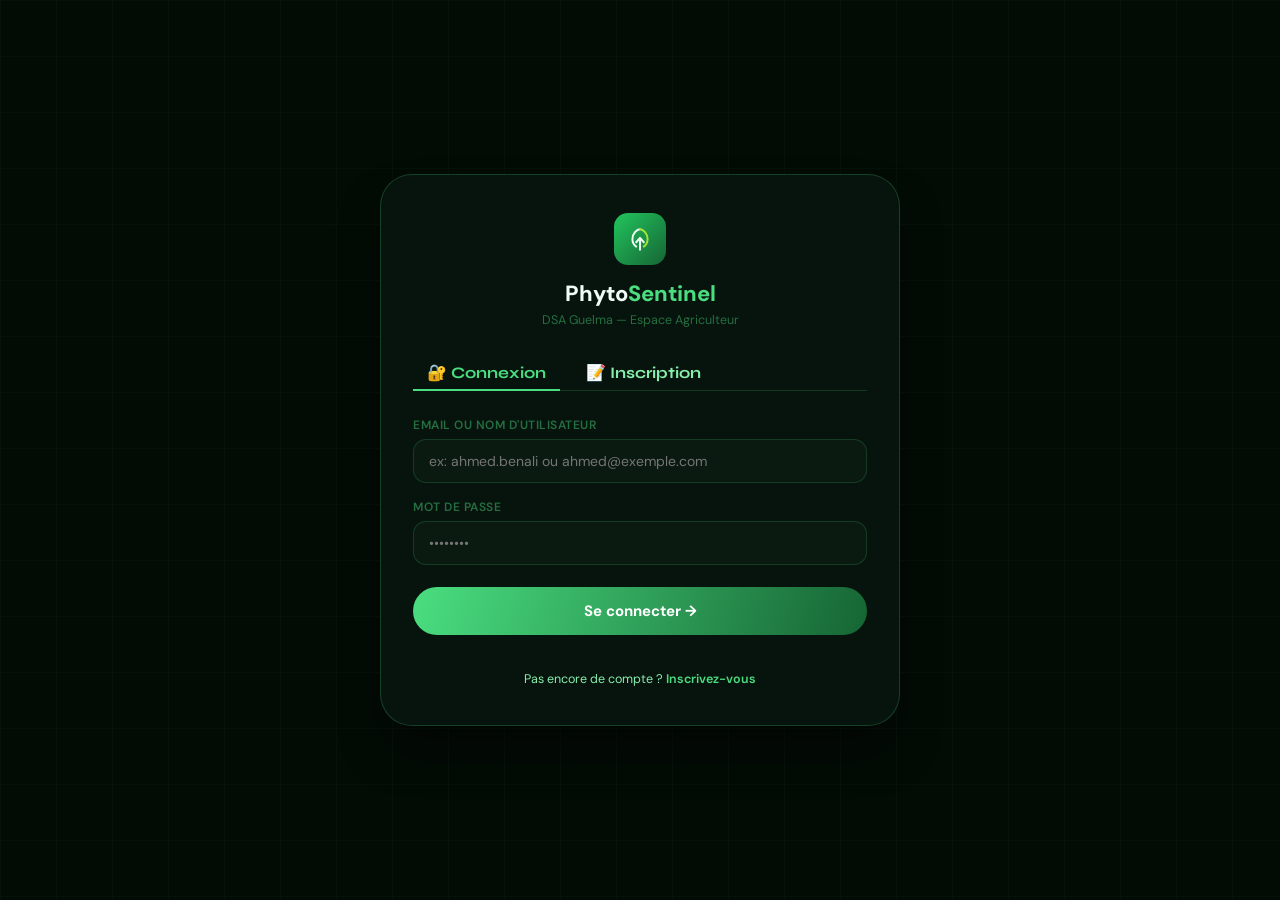
<file: frontend/pages/database.html>
<!doctype html>
<html lang="fr" dir="ltr">
  <head>
    <meta charset="UTF-8" />
    <meta name="viewport" content="width=device-width, initial-scale=1.0" />
    <title>Base de Données - PhytoSentinel Guelma</title>
    <link rel="preconnect" href="https://fonts.googleapis.com" />
    <link
      href="https://fonts.googleapis.com/css2?family=Syne:wght@400;600;700;800&family=DM+Sans:wght@300;400;500;600&display=swap"
      rel="stylesheet"
    />
    <link rel="stylesheet" href="../css/styles.css" />
    <style>
      .db-stats {
        display: grid;
        grid-template-columns: repeat(4, 1fr);
        gap: 16px;
        margin-bottom: 24px;
      }
      .db-section {
        background: rgba(12, 31, 20, 0.5);
        border: 1px solid rgba(74, 222, 128, 0.1);
        border-radius: 20px;
        padding: 24px;
        margin-bottom: 20px;
      }
      .db-section-header {
        display: flex;
        justify-content: space-between;
        align-items: center;
        margin-bottom: 20px;
      }
      .db-section-title {
        font-size: 16px;
        font-weight: 700;
        color: var(--t1);
      }
      .data-row {
        display: flex;
        align-items: center;
        padding: 14px;
        background: rgba(12, 31, 20, 0.4);
        border-radius: 12px;
        margin-bottom: 10px;
        transition: all 0.2s;
      }
      .data-row:hover {
        background: rgba(12, 31, 20, 0.6);
      }
      .data-icon {
        width: 40px;
        height: 40px;
        border-radius: 10px;
        display: flex;
        align-items: center;
        justify-content: center;
        font-size: 20px;
        margin-right: 14px;
        background: rgba(74, 222, 128, 0.1);
      }
      .data-info {
        flex: 1;
      }
      .data-title {
        font-size: 14px;
        font-weight: 600;
        color: var(--t1);
        margin-bottom: 2px;
      }
      .data-subtitle {
        font-size: 12px;
        color: var(--tm);
      }
      .data-meta {
        display: flex;
        gap: 20px;
        margin-left: 20px;
      }
      .data-meta-item {
        text-align: center;
      }
      .data-meta-value {
        font-size: 14px;
        font-weight: 700;
        color: var(--t1);
      }
      .data-meta-label {
        font-size: 10px;
        color: var(--tm);
      }
      .data-actions {
        display: flex;
        gap: 8px;
      }
      @media (max-width: 900px) {
        .db-stats {
          grid-template-columns: repeat(2, 1fr);
        }
      }
    </style>
  </head>
  <body class="grid-bg">
    <div class="app-container">
      <aside class="sidebar">
        <div class="sidebar-header">
          <div class="sidebar-logo">
            <div class="sidebar-logo-icon">
              <svg width="22" height="22" viewBox="0 0 24 24" fill="none">
                <path
                  d="M12 3C9 3 5 7 5 12c0 3 1.4 5.5 3.5 7"
                  stroke="#f0fdf4"
                  stroke-width="1.8"
                  stroke-linecap="round"
                />
                <path
                  d="M12 3c3 0 7 4 7 9c0 3-1.4 5.5-3.5 7"
                  stroke="#a3e635"
                  stroke-width="1.8"
                  stroke-linecap="round"
                />
                <path
                  d="M12 22V11M8.5 15l3.5-4 3.5 4"
                  stroke="#f0fdf4"
                  stroke-width="1.8"
                  stroke-linecap="round"
                  stroke-linejoin="round"
                />
              </svg>
            </div>
            <div class="sidebar-logo-text">
              <div class="sidebar-logo-title">Phyto<span>Sentinel</span></div>
              <div class="sidebar-logo-subtitle">DSA · Guelma · Inspection</div>
            </div>
          </div>
        </div>
        <nav class="sidebar-nav">
          <div class="system-status">
            <div class="system-status-dot blink"></div>
            <span class="system-status-text">Système actif</span>
          </div>
          <div class="nav-section">
            <div class="nav-section-title">Principal</div>
            <a href="index.html" class="nav-item"
              ><span class="nav-item-icon"
                ><svg
                  width="20"
                  height="20"
                  viewBox="0 0 24 24"
                  fill="none"
                  stroke="currentColor"
                  stroke-width="2"
                >
                  <rect x="3" y="3" width="7" height="7" rx="1" /></svg></span
              ><span class="nav-item-text">Accueil</span></a
            ><a href="detection.html" class="nav-item"
              ><span class="nav-item-icon"
                ><svg
                  width="20"
                  height="20"
                  viewBox="0 0 24 24"
                  fill="none"
                  stroke="currentColor"
                  stroke-width="2"
                >
                  <circle cx="12" cy="12" r="10" /></svg></span
              ><span class="nav-item-text">Détection IA</span></a
            ><a href="maladies.html" class="nav-item"
              ><span class="nav-item-icon"
                ><svg
                  width="20"
                  height="20"
                  viewBox="0 0 24 24"
                  fill="none"
                  stroke="currentColor"
                  stroke-width="2"
                >
                  <path d="M9 21H5a2 2 0 01-2-2V5a2 2 0 012-2h4" /></svg></span
              ><span class="nav-item-text">Gestion Maladies</span></a
            >
          </div>
          <div class="nav-section">
            <div class="nav-section-title">Surveillance</div>
            <a href="carte.html" class="nav-item"
              ><span class="nav-item-icon"
                ><svg
                  width="20"
                  height="20"
                  viewBox="0 0 24 24"
                  fill="none"
                  stroke="currentColor"
                  stroke-width="2"
                >
                  <path d="M21 10c0 7-9 13-9 13s-9-6-9-13a9 9 0 0118 0z" />
                  <circle cx="12" cy="10" r="3" /></svg></span
              ><span class="nav-item-text">Carte Sanitaire</span></a
            ><a href="alertes.html" class="nav-item"
              ><span class="nav-item-icon"
                ><svg
                  width="20"
                  height="20"
                  viewBox="0 0 24 24"
                  fill="none"
                  stroke="currentColor"
                  stroke-width="2"
                >
                  <path
                    d="M18 8A6 6 0 006 8c0 7-3 9-3 9h18s-3-2-3-9"
                  /></svg></span
              ><span class="nav-item-text">Alertes</span
              ><span class="nav-item-badge">3</span></a
            ><a href="rapports.html" class="nav-item"
              ><span class="nav-item-icon"
                ><svg
                  width="20"
                  height="20"
                  viewBox="0 0 24 24"
                  fill="none"
                  stroke="currentColor"
                  stroke-width="2"
                >
                  <path
                    d="M14 2H6a2 2 0 00-2 2v16a2 2 0 002 2h12a2 2 0 002-2V8z"
                  /></svg></span
              ><span class="nav-item-text">Rapports</span></a
            >
          </div>
          <div class="nav-section">
            <div class="nav-section-title">Administration</div>
            <a href="database.html" class="nav-item active"
              ><span class="nav-item-icon"
                ><svg
                  width="20"
                  height="20"
                  viewBox="0 0 24 24"
                  fill="none"
                  stroke="currentColor"
                  stroke-width="2"
                >
                  <ellipse cx="12" cy="5" rx="9" ry="3" /></svg></span
              ><span class="nav-item-text">Base de Données</span></a
            ><a href="modele.html" class="nav-item"
              ><span class="nav-item-icon"
                ><svg
                  width="20"
                  height="20"
                  viewBox="0 0 24 24"
                  fill="none"
                  stroke="currentColor"
                  stroke-width="2"
                >
                  <path d="M12 2L2 7l10 5 10-5-10-5z" /></svg></span
              ><span class="nav-item-text">Modèle IA</span></a
            ><a href="parametres.html" class="nav-item"
              ><span class="nav-item-icon"
                ><svg
                  width="20"
                  height="20"
                  viewBox="0 0 24 24"
                  fill="none"
                  stroke="currentColor"
                  stroke-width="2"
                >
                  <circle cx="12" cy="12" r="3" /></svg></span
              ><span class="nav-item-text">Paramètres</span></a
            >
          </div>
        </nav>
        <div class="sidebar-footer">
          <button class="sidebar-toggle" onclick="Sidebar.toggle()">
            <svg
              width="20"
              height="20"
              viewBox="0 0 24 24"
              fill="none"
              stroke="currentColor"
              stroke-width="2"
            >
              <polyline points="11 17 6 12 11 7" />
              <polyline points="18 17 13 12 18 7" />
            </svg>
          </button>
        </div>
      </aside>
      <main class="main-content">
        <header class="header">
          <div class="header-left">
            <div class="header-breadcrumb">
              <a href="index.html">PhytoSentinel</a><span>/</span
              ><span>Base de Données</span>
            </div>
          </div>
          <div class="header-actions">
            <div class="header-user">
              <div class="header-user-avatar">MA</div>
              <div class="header-user-info">
                <div class="header-user-name">M. Amara</div>
                <div class="header-user-role">Inspecteur DSA</div>
              </div>
            </div>
          </div>
        </header>
        <div class="page-content">
          <div
            class="page-header"
            style="
              display: flex;
              justify-content: space-between;
              align-items: flex-start;
              margin-bottom: 24px;
            "
          >
            <div>
              <h1 class="page-title">Base de Données</h1>
              <p class="page-subtitle">
                Gestion complète des données phytosanitaires de la wilaya de
                Guelma
              </p>
            </div>
            <button class="btn" onclick="Modal.show('importModal')">
              <svg
                width="18"
                height="18"
                viewBox="0 0 24 24"
                fill="none"
                stroke="currentColor"
                stroke-width="2"
              >
                <path d="M21 15v4a2 2 0 01-2 2H5a2 2 0 01-2-2v-4" />
                <polyline points="17 8 12 3 7 8" />
                <line x1="12" y1="3" x2="12" y2="15" /></svg
              >Importer
            </button>
          </div>
          <div class="db-stats">
            <div class="stat-card" style="text-align: center">
              <div class="stat-icon">📷</div>
              <div class="stat-value" data-count="2847">0</div>
              <div class="stat-label">Images analysées</div>
            </div>
            <div class="stat-card" style="text-align: center">
              <div class="stat-icon">🦠</div>
              <div class="stat-value green" data-count="18">0</div>
              <div class="stat-label">Maladies référencées</div>
            </div>
            <div class="stat-card" style="text-align: center">
              <div class="stat-icon">📍</div>
              <div class="stat-value amber" data-count="38">0</div>
              <div class="stat-label">Communes</div>
            </div>
            <div class="stat-card" style="text-align: center">
              <div class="stat-icon">👤</div>
              <div class="stat-value teal" data-count="12">0</div>
              <div class="stat-label">Inspecteurs</div>
            </div>
          </div>
          <div class="db-section">
            <div class="db-section-header">
              <h3 class="db-section-title">📊 Diagnostics</h3>
              <button class="btn btn-sm btn-o">Exporter</button>
            </div>
            <div class="data-row">
              <div class="data-icon">🍅</div>
              <div class="data-info">
                <div class="data-title">
                  Mildiou de la Tomate — Guelma-Centre
                </div>
                <div class="data-subtitle">
                  Phytophthora infestans · 22 Mars 2026
                </div>
              </div>
              <div class="data-meta">
                <div class="data-meta-item">
                  <div class="data-meta-value">82%</div>
                  <div class="data-meta-label">Confiance</div>
                </div>
                <div class="data-meta-item">
                  <div class="data-meta-value">Critique</div>
                  <div class="data-meta-label">Sévérité</div>
                </div>
              </div>
              <div class="data-actions">
                <button class="btn btn-sm btn-icon btn-o" title="Voir">
                  <svg
                    width="16"
                    height="16"
                    viewBox="0 0 24 24"
                    fill="none"
                    stroke="currentColor"
                    stroke-width="2"
                  >
                    <path d="M1 12s4-8 11-8 11 8 11 8-4 8-11 8-11-8-11-8z" />
                    <circle cx="12" cy="12" r="3" />
                  </svg></button
                ><button class="btn btn-sm btn-icon btn-o" title="Modifier">
                  <svg
                    width="16"
                    height="16"
                    viewBox="0 0 24 24"
                    fill="none"
                    stroke="currentColor"
                    stroke-width="2"
                  >
                    <path
                      d="M11 4H4a2 2 0 00-2 2v14a2 2 0 002 2h14a2 2 0 002-2v-7"
                    />
                    <path
                      d="M18.5 2.5a2.121 2.121 0 013 3L12 15l-4 1 1-4 9.5-9.5z"
                    />
                  </svg>
                </button>
              </div>
            </div>
            <div class="data-row">
              <div class="data-icon">🌾</div>
              <div class="data-info">
                <div class="data-title">Rouille Brune du Blé — Oued Zenati</div>
                <div class="data-subtitle">
                  Puccinia triticina · 21 Mars 2026
                </div>
              </div>
              <div class="data-meta">
                <div class="data-meta-item">
                  <div class="data-meta-value">76%</div>
                  <div class="data-meta-label">Confiance</div>
                </div>
                <div class="data-meta-item">
                  <div class="data-meta-value">Modéré</div>
                  <div class="data-meta-label">Sévérité</div>
                </div>
              </div>
              <div class="data-actions">
                <button class="btn btn-sm btn-icon btn-o" title="Voir">
                  <svg
                    width="16"
                    height="16"
                    viewBox="0 0 24 24"
                    fill="none"
                    stroke="currentColor"
                    stroke-width="2"
                  >
                    <path d="M1 12s4-8 11-8 11 8 11 8-4 8-11 8-11-8-11-8z" />
                    <circle cx="12" cy="12" r="3" />
                  </svg></button
                ><button class="btn btn-sm btn-icon btn-o" title="Modifier">
                  <svg
                    width="16"
                    height="16"
                    viewBox="0 0 24 24"
                    fill="none"
                    stroke="currentColor"
                    stroke-width="2"
                  >
                    <path
                      d="M11 4H4a2 2 0 00-2 2v14a2 2 0 002 2h14a2 2 0 002-2v-7"
                    />
                    <path
                      d="M18.5 2.5a2.121 2.121 0 013 3L12 15l-4 1 1-4 9.5-9.5z"
                    />
                  </svg>
                </button>
              </div>
            </div>
            <div class="data-row">
              <div class="data-icon">🍇</div>
              <div class="data-info">
                <div class="data-title">
                  Oïdium de la Vigne — Bouati Mahmoud
                </div>
                <div class="data-subtitle">Erysiphe necator · 20 Mars 2026</div>
              </div>
              <div class="data-meta">
                <div class="data-meta-item">
                  <div class="data-meta-value">89%</div>
                  <div class="data-meta-label">Confiance</div>
                </div>
                <div class="data-meta-item">
                  <div class="data-meta-value">Faible</div>
                  <div class="data-meta-label">Sévérité</div>
                </div>
              </div>
              <div class="data-actions">
                <button class="btn btn-sm btn-icon btn-o" title="Voir">
                  <svg
                    width="16"
                    height="16"
                    viewBox="0 0 24 24"
                    fill="none"
                    stroke="currentColor"
                    stroke-width="2"
                  >
                    <path d="M1 12s4-8 11-8 11 8 11 8-4 8-11 8-11-8-11-8z" />
                    <circle cx="12" cy="12" r="3" />
                  </svg></button
                ><button class="btn btn-sm btn-icon btn-o" title="Modifier">
                  <svg
                    width="16"
                    height="16"
                    viewBox="0 0 24 24"
                    fill="none"
                    stroke="currentColor"
                    stroke-width="2"
                  >
                    <path
                      d="M11 4H4a2 2 0 00-2 2v14a2 2 0 002 2h14a2 2 0 002-2v-7"
                    />
                    <path
                      d="M18.5 2.5a2.121 2.121 0 013 3L12 15l-4 1 1-4 9.5-9.5z"
                    />
                  </svg>
                </button>
              </div>
            </div>
          </div>
          <div class="db-section">
            <div class="db-section-header">
              <h3 class="db-section-title">🗂️ communes</h3>
              <button class="btn btn-sm btn-o">Exporter</button>
            </div>
            <div class="data-row">
              <div
                class="data-icon"
                style="background: rgba(248, 113, 113, 0.15)"
              >
                🏛️
              </div>
              <div class="data-info">
                <div class="data-title">Guelma-Centre</div>
                <div class="data-subtitle">
                  Capitale de la wilaya · Population: 25,000
                </div>
              </div>
              <div class="data-meta">
                <div class="data-meta-item">
                  <div class="data-meta-value">94</div>
                  <div class="data-meta-label">Cas</div>
                </div>
                <div class="data-meta-item">
                  <div class="data-meta-value">8</div>
                  <div class="data-meta-label">Maladies</div>
                </div>
              </div>
              <div class="data-actions">
                <button class="btn btn-sm btn-icon btn-o">
                  <svg
                    width="16"
                    height="16"
                    viewBox="0 0 24 24"
                    fill="none"
                    stroke="currentColor"
                    stroke-width="2"
                  >
                    <circle cx="12" cy="12" r="3" />
                  </svg>
                </button>
              </div>
            </div>
            <div class="data-row">
              <div
                class="data-icon"
                style="background: rgba(251, 191, 36, 0.15)"
              >
                🏛️
              </div>
              <div class="data-info">
                <div class="data-title">Belkheir</div>
                <div class="data-subtitle">Commune · Population: 18,500</div>
              </div>
              <div class="data-meta">
                <div class="data-meta-item">
                  <div class="data-meta-value">58</div>
                  <div class="data-meta-label">Cas</div>
                </div>
                <div class="data-meta-item">
                  <div class="data-meta-value">6</div>
                  <div class="data-meta-label">Maladies</div>
                </div>
              </div>
              <div class="data-actions">
                <button class="btn btn-sm btn-icon btn-o">
                  <svg
                    width="16"
                    height="16"
                    viewBox="0 0 24 24"
                    fill="none"
                    stroke="currentColor"
                    stroke-width="2"
                  >
                    <circle cx="12" cy="12" r="3" />
                  </svg>
                </button>
              </div>
            </div>
          </div>
        </div>
      </main>
    </div>
    <div class="modal-overlay" id="importModal">
      <div class="modal">
        <div class="modal-header">
          <h3 class="modal-title">Importer des Données</h3>
          <button class="modal-close" onclick="Modal.hide('importModal')">
            <svg
              width="18"
              height="18"
              viewBox="0 0 24 24"
              fill="none"
              stroke="currentColor"
              stroke-width="2"
            >
              <line x1="18" y1="6" x2="6" y2="18" />
              <line x1="6" y1="6" x2="18" y2="18" />
            </svg>
          </button>
        </div>
        <div class="drop-zone" style="margin-bottom: 16px">
          <div class="upload-placeholder">
            <svg
              width="48"
              height="48"
              viewBox="0 0 24 24"
              fill="none"
              stroke="currentColor"
              stroke-width="1.5"
            >
              <path d="M21 15v4a2 2 0 01-2 2H5a2 2 0 01-2-2v-4" />
              <polyline points="17 8 12 3 7 8" />
              <line x1="12" y1="3" x2="12" y2="15" />
            </svg>
            <div style="font-size: 16px; font-weight: 600; margin: 16px 0 8px">
              Glissez les fichiers ici
            </div>
            <div style="font-size: 13px; color: var(--t3)">
              CSV, JSON, XLSX · Max 50MB
            </div>
          </div>
        </div>
        <div class="form-group">
          <label class="form-label">TYPE DE DONNÉES</label
          ><select class="form-select">
            <option>Diagnostics</option>
            <option>Maladies</option>
            <option>Communes</option>
            <option>Images</option>
          </select>
        </div>
        <div class="modal-footer">
          <button class="btn btn-o" onclick="Modal.hide('importModal')">
            Annuler</button
          ><button class="btn" onclick="importData()">Importer</button>
        </div>
      </div>
    </div>
    <script src="../js/utils.js"></script>
    <script src="../js/auth.js"></script>
    <script>
      function importData() {
        PhytoSentinel.Notifications.success("Importation terminée!");
        Modal.hide("importModal");
      }
    </script>
  </body>
</html>
</file>
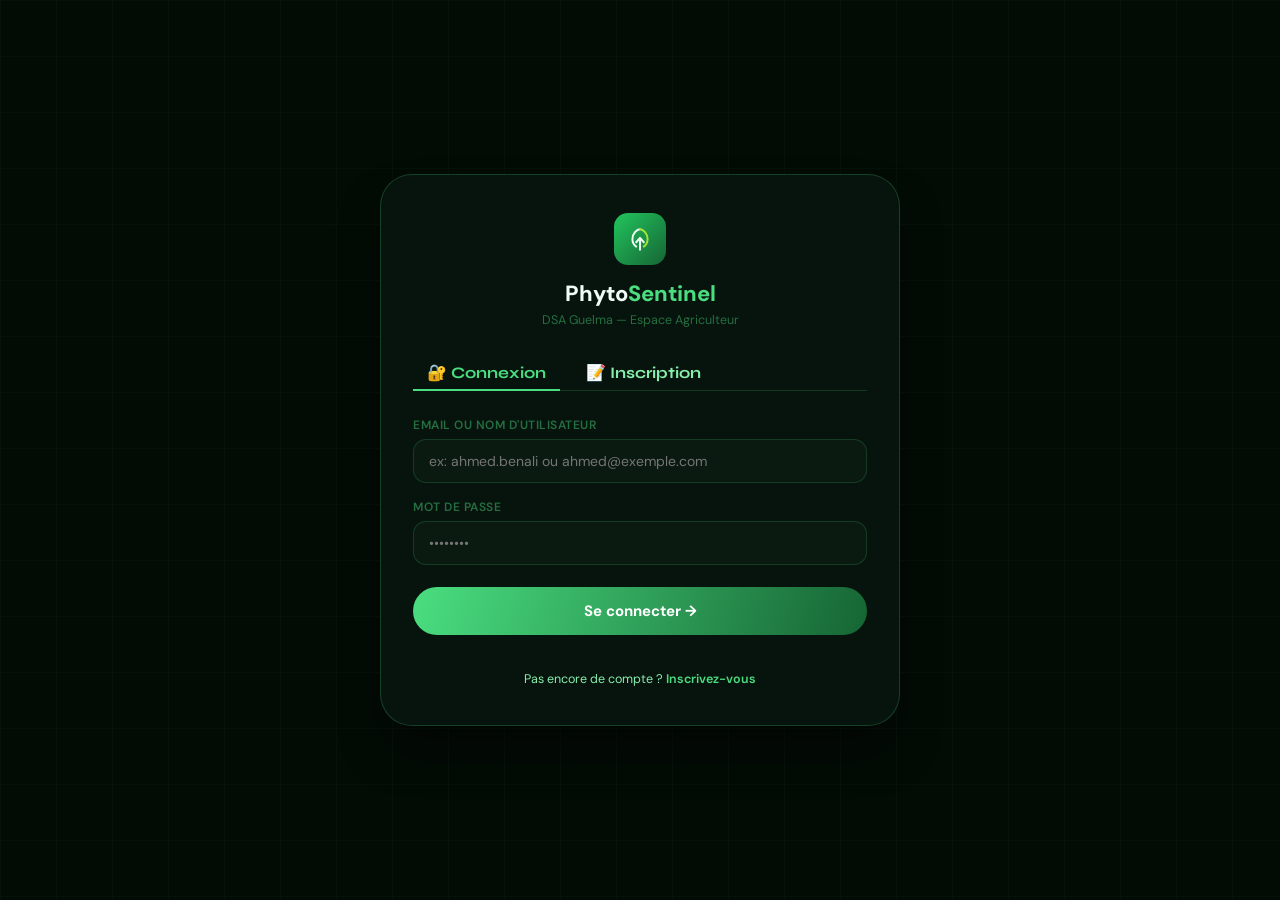
<file: frontend/pages/detection.html>
<!doctype html>
<html lang="fr" dir="ltr">
  <head>
    <meta charset="UTF-8" />
    <meta name="viewport" content="width=device-width, initial-scale=1.0" />
    <title>Détection IA - PhytoSentinel Guelma</title>
    <link rel="preconnect" href="https://fonts.googleapis.com" />
    <link
      href="https://fonts.googleapis.com/css2?family=Syne:wght@400;600;700;800&family=DM+Sans:wght@300;400;500;600&display=swap"
      rel="stylesheet"
    />
    <link rel="stylesheet" href="../css/styles.css" />
    <style>
      .detection-container {
        display: grid;
        grid-template-columns: 1fr 1fr;
        gap: 28px;
        align-items: start;
      }

      .upload-section {
        background: rgba(12, 31, 20, 0.4);
        border: 1px solid rgba(74, 222, 128, 0.1);
        border-radius: 20px;
        padding: 28px;
      }

      .upload-zone {
        border: 2px dashed rgba(74, 222, 128, 0.28);
        border-radius: 22px;
        padding: 50px 36px;
        text-align: center;
        cursor: pointer;
        transition: all 0.3s;
        background: rgba(12, 31, 20, 0.28);
        position: relative;
        overflow: hidden;
        margin-bottom: 20px;
      }

      .upload-zone:hover {
        border-color: var(--green);
        background: rgba(22, 101, 52, 0.1);
      }

      .upload-zone.dragover {
        border-color: var(--green);
        background: rgba(22, 101, 52, 0.15);
        transform: scale(1.02);
      }

      .upload-zone.has-image {
        border-style: solid;
        border-color: rgba(74, 222, 128, 0.4);
        padding: 0;
      }

      .upload-zone.has-image .upload-placeholder {
        display: none;
      }

      .upload-zone.has-image img {
        max-width: 100%;
        max-height: 300px;
        display: block;
      }

      .upload-placeholder {
        pointer-events: none;
      }

      .scan-bar {
        position: absolute;
        width: 100%;
        height: 3px;
        background: linear-gradient(
          90deg,
          transparent,
          rgba(74, 222, 128, 0.7),
          transparent
        );
        top: -6px;
        left: 0;
        display: none;
      }

      .upload-zone.scanning .scan-bar {
        display: block;
        animation: scan 1.4s ease-in-out infinite;
      }

      @keyframes scan {
        0% {
          top: -6px;
        }
        100% {
          top: 100%;
        }
      }

      .plant-selector {
        margin-bottom: 20px;
      }

      .plant-selector-label {
        font-size: 11px;
        font-weight: 700;
        letter-spacing: 0.1em;
        color: var(--tm);
        text-transform: uppercase;
        margin-bottom: 10px;
        display: block;
      }

      .plant-grid {
        display: grid;
        grid-template-columns: repeat(3, 1fr);
        gap: 8px;
      }

      .plant-btn {
        display: flex;
        flex-direction: column;
        align-items: center;
        gap: 5px;
        padding: 10px 6px;
        background: rgba(12, 31, 20, 0.5);
        border: 1px solid rgba(74, 222, 128, 0.1);
        border-radius: 12px;
        cursor: pointer;
        transition: all 0.2s;
        font-family: inherit;
        color: var(--t3);
        font-size: 11px;
        font-weight: 500;
      }

      .plant-btn:hover {
        border-color: rgba(74, 222, 128, 0.3);
        background: rgba(22, 101, 52, 0.1);
        color: var(--t1);
      }

      .plant-btn.selected {
        border-color: var(--green);
        background: rgba(74, 222, 128, 0.1);
        color: var(--green);
        font-weight: 700;
      }

      .plant-btn .plant-emoji {
        font-size: 22px;
        line-height: 1;
      }

      .plant-warning {
        display: none;
        align-items: center;
        gap: 8px;
        padding: 10px 14px;
        background: rgba(251, 191, 36, 0.08);
        border: 1px solid rgba(251, 191, 36, 0.25);
        border-radius: 10px;
        font-size: 12.5px;
        color: #fbbf24;
        margin-bottom: 16px;
      }

      .plant-warning.visible {
        display: flex;
      }

      .upload-actions {
        display: flex;
        gap: 12px;
        justify-content: center;
        margin-bottom: 20px;
      }

      .form-section {
        margin-bottom: 20px;
      }

      .form-row {
        display: grid;
        grid-template-columns: 1fr 1fr;
        gap: 16px;
      }

      .result-section {
        background: rgba(12, 31, 20, 0.4);
        border: 1px solid rgba(74, 222, 128, 0.1);
        border-radius: 20px;
        padding: 28px;
        position: relative;
      }

      .result-placeholder {
        text-align: center;
        padding: 60px 20px;
        color: var(--tm);
      }

      .result-placeholder svg {
        margin-bottom: 16px;
        opacity: 0.3;
      }

      .result-header {
        display: flex;
        justify-content: space-between;
        align-items: flex-start;
        margin-bottom: 20px;
      }

      .confidence-ring {
        position: relative;
        width: 90px;
        height: 90px;
      }

      .confidence-ring svg {
        transform: rotate(-90deg);
      }

      .confidence-value {
        position: absolute;
        top: 50%;
        left: 50%;
        transform: translate(-50%, -50%);
        text-align: center;
      }

      .confidence-percent {
        font-size: 20px;
        font-weight: 800;
        color: var(--green);
      }

      .confidence-label {
        font-size: 9px;
        color: var(--tm);
      }

      .severity-meter {
        margin: 20px 0;
      }

      .severity-row {
        display: flex;
        align-items: center;
        gap: 12px;
        margin-bottom: 12px;
      }

      .severity-label {
        font-size: 12px;
        color: var(--t3);
        min-width: 140px;
      }

      .severity-value {
        font-size: 12px;
        font-weight: 700;
        min-width: 50px;
        text-align: right;
      }

      .treatment-card {
        background: rgba(74, 222, 128, 0.055);
        border: 1px solid rgba(74, 222, 128, 0.14);
        border-radius: 14px;
        padding: 18px;
        margin: 20px 0;
      }

      .treatment-step {
        display: flex;
        align-items: flex-start;
        gap: 12px;
        margin-bottom: 12px;
      }

      .treatment-step:last-child {
        margin-bottom: 0;
      }

      .step-number {
        width: 24px;
        height: 24px;
        border-radius: 50%;
        background: rgba(74, 222, 128, 0.14);
        border: 1px solid rgba(74, 222, 128, 0.3);
        display: flex;
        align-items: center;
        justify-content: center;
        font-size: 11px;
        color: var(--green);
        font-weight: 700;
        flex-shrink: 0;
      }

      .action-buttons {
        display: flex;
        gap: 12px;
        margin-top: 20px;
        flex-wrap: wrap;
      }

      .action-buttons .btn {
        flex: 1;
        min-width: 120px;
      }

      .history-section {
        margin-top: 24px;
      }

      .history-item {
        display: flex;
        align-items: center;
        gap: 14px;
        padding: 12px;
        background: rgba(12, 31, 20, 0.4);
        border: 1px solid rgba(74, 222, 128, 0.08);
        border-radius: 12px;
        margin-bottom: 10px;
        cursor: pointer;
        transition: all 0.2s;
      }

      .history-item:hover {
        background: rgba(12, 31, 20, 0.6);
        border-color: rgba(74, 222, 128, 0.15);
      }

      .history-thumb {
        width: 50px;
        height: 50px;
        border-radius: 10px;
        background: rgba(74, 222, 128, 0.1);
        display: flex;
        align-items: center;
        justify-content: center;
        font-size: 24px;
        flex-shrink: 0;
      }

      .history-info {
        flex: 1;
        min-width: 0;
      }

      .history-title {
        font-size: 13px;
        font-weight: 600;
        color: var(--t1);
        margin-bottom: 2px;
      }

      .history-meta {
        font-size: 11px;
        color: var(--tm);
      }

      .loading-overlay {
        position: absolute;
        top: 0;
        left: 0;
        right: 0;
        bottom: 0;
        background: rgba(3, 11, 5, 0.85);
        display: flex;
        flex-direction: column;
        align-items: center;
        justify-content: center;
        border-radius: inherit;
        z-index: 10;
      }

      .spinner {
        width: 50px;
        height: 50px;
        border: 3px solid rgba(74, 222, 128, 0.1);
        border-top-color: var(--green);
        border-radius: 50%;
        animation: spin 1s linear infinite;
      }

      @keyframes spin {
        to {
          transform: rotate(360deg);
        }
      }

      .loading-text {
        margin-top: 16px;
        font-size: 14px;
        color: var(--t3);
      }

      .loading-step {
        font-size: 12px;
        color: var(--tm);
        margin-top: 8px;
      }

      .save-success {
        position: fixed;
        bottom: 20px;
        right: 20px;
        background: var(--green);
        color: #0a2211;
        padding: 12px 20px;
        border-radius: 10px;
        font-weight: 600;
        z-index: 9999;
        animation: slideIn 0.3s ease-out;
      }

      @keyframes slideIn {
        from {
          transform: translateX(100%);
          opacity: 0;
        }
        to {
          transform: translateX(0);
          opacity: 1;
        }
      }

      .btn-save {
        background: linear-gradient(
          135deg,
          rgba(74, 222, 128, 0.15),
          rgba(74, 222, 128, 0.05)
        );
        border-color: var(--green);
      }

      .btn-save:hover {
        background: linear-gradient(
          135deg,
          rgba(74, 222, 128, 0.25),
          rgba(74, 222, 128, 0.1)
        );
      }

      @media (max-width: 900px) {
        .detection-container {
          grid-template-columns: 1fr;
        }
        .plant-grid {
          grid-template-columns: repeat(3, 1fr);
        }
        .action-buttons {
          flex-direction: column;
        }
        .action-buttons .btn {
          width: 100%;
        }
      }
    </style>
  </head>
  <body class="grid-bg">
    <div class="app-container">
      <!-- SIDEBAR -->
      <aside class="sidebar">
        <div class="sidebar-header">
          <div class="sidebar-logo">
            <div class="sidebar-logo-icon">
              <svg width="22" height="22" viewBox="0 0 24 24" fill="none">
                <path
                  d="M12 3C9 3 5 7 5 12c0 3 1.4 5.5 3.5 7"
                  stroke="#f0fdf4"
                  stroke-width="1.8"
                  stroke-linecap="round"
                />
                <path
                  d="M12 3c3 0 7 4 7 9c0 3-1.4 5.5-3.5 7"
                  stroke="#a3e635"
                  stroke-width="1.8"
                  stroke-linecap="round"
                />
                <path
                  d="M12 22V11M8.5 15l3.5-4 3.5 4"
                  stroke="#f0fdf4"
                  stroke-width="1.8"
                  stroke-linecap="round"
                  stroke-linejoin="round"
                />
              </svg>
            </div>
            <div class="sidebar-logo-text">
              <div class="sidebar-logo-title">Phyto<span>Sentinel</span></div>
              <div class="sidebar-logo-subtitle">DSA · Guelma · Inspection</div>
            </div>
          </div>
        </div>

        <nav class="sidebar-nav">
          <div class="system-status">
            <div class="system-status-dot blink"></div>
            <span class="system-status-text">Système actif</span>
          </div>

          <div class="nav-section">
            <div class="nav-section-title">Principal</div>
            <a href="index.html" class="nav-item">
              <span class="nav-item-icon">
                <svg
                  width="20"
                  height="20"
                  viewBox="0 0 24 24"
                  fill="none"
                  stroke="currentColor"
                  stroke-width="2"
                >
                  <rect x="3" y="3" width="7" height="7" rx="1" />
                  <rect x="14" y="3" width="7" height="7" rx="1" />
                  <rect x="14" y="14" width="7" height="7" rx="1" />
                  <rect x="3" y="14" width="7" height="7" rx="1" />
                </svg>
              </span>
              <span class="nav-item-text">Accueil</span>
            </a>
            <a href="detection.html" class="nav-item active">
              <span class="nav-item-icon">
                <svg
                  width="20"
                  height="20"
                  viewBox="0 0 24 24"
                  fill="none"
                  stroke="currentColor"
                  stroke-width="2"
                >
                  <circle cx="12" cy="12" r="10" />
                  <path d="M12 16v-4M12 8h.01" />
                </svg>
              </span>
              <span class="nav-item-text">Détection IA</span>
            </a>
            <a href="maladies.html" class="nav-item">
              <span class="nav-item-icon">
                <svg
                  width="20"
                  height="20"
                  viewBox="0 0 24 24"
                  fill="none"
                  stroke="currentColor"
                  stroke-width="2"
                >
                  <path d="M9 21H5a2 2 0 01-2-2V5a2 2 0 012-2h4" />
                  <polyline points="16 17 21 12 16 7" />
                  <line x1="21" y1="12" x2="9" y2="12" />
                </svg>
              </span>
              <span class="nav-item-text">Gestion Maladies</span>
            </a>
          </div>

          <div class="nav-section">
            <div class="nav-section-title">Surveillance</div>
            <a href="carte.html" class="nav-item">
              <span class="nav-item-icon">
                <svg
                  width="20"
                  height="20"
                  viewBox="0 0 24 24"
                  fill="none"
                  stroke="currentColor"
                  stroke-width="2"
                >
                  <path d="M21 10c0 7-9 13-9 13s-9-6-9-13a9 9 0 0118 0z" />
                  <circle cx="12" cy="10" r="3" />
                </svg>
              </span>
              <span class="nav-item-text">Carte Sanitaire</span>
            </a>
            <a href="alertes.html" class="nav-item">
              <span class="nav-item-icon">
                <svg
                  width="20"
                  height="20"
                  viewBox="0 0 24 24"
                  fill="none"
                  stroke="currentColor"
                  stroke-width="2"
                >
                  <path d="M18 8A6 6 0 006 8c0 7-3 9-3 9h18s-3-2-3-9" />
                  <path d="M13.73 21a2 2 0 01-3.46 0" />
                </svg>
              </span>
              <span class="nav-item-text">Alertes</span>
              <span class="nav-item-badge">3</span>
            </a>
            <a href="rapports.html" class="nav-item">
              <span class="nav-item-icon">
                <svg
                  width="20"
                  height="20"
                  viewBox="0 0 24 24"
                  fill="none"
                  stroke="currentColor"
                  stroke-width="2"
                >
                  <path
                    d="M14 2H6a2 2 0 00-2 2v16a2 2 0 002 2h12a2 2 0 002-2V8z"
                  />
                  <polyline points="14 2 14 8 20 8" />
                  <line x1="16" y1="13" x2="8" y2="13" />
                  <line x1="16" y1="17" x2="8" y2="17" />
                </svg>
              </span>
              <span class="nav-item-text">Rapports</span>
            </a>
          </div>

          <div class="nav-section">
            <div class="nav-section-title">Administration</div>
            <a href="database.html" class="nav-item">
              <span class="nav-item-icon">
                <svg
                  width="20"
                  height="20"
                  viewBox="0 0 24 24"
                  fill="none"
                  stroke="currentColor"
                  stroke-width="2"
                >
                  <ellipse cx="12" cy="5" rx="9" ry="3" />
                  <path d="M21 12c0 1.66-4 3-9 3s-9-1.34-9-3" />
                  <path d="M3 5v14c0 1.66 4 3 9 3s9-1.34 9-3V5" />
                </svg>
              </span>
              <span class="nav-item-text">Base de Données</span>
            </a>
            <a href="modele.html" class="nav-item">
              <span class="nav-item-icon">
                <svg
                  width="20"
                  height="20"
                  viewBox="0 0 24 24"
                  fill="none"
                  stroke="currentColor"
                  stroke-width="2"
                >
                  <path
                    d="M12 2L2 7l10 5 10-5-10-5zM2 17l10 5 10-5M2 12l10 5 10-5"
                  />
                </svg>
              </span>
              <span class="nav-item-text">Modèle IA</span>
            </a>
            <a href="parametres.html" class="nav-item">
              <span class="nav-item-icon">
                <svg
                  width="20"
                  height="20"
                  viewBox="0 0 24 24"
                  fill="none"
                  stroke="currentColor"
                  stroke-width="2"
                >
                  <circle cx="12" cy="12" r="3" />
                  <path
                    d="M19.4 15a1.65 1.65 0 00.33 1.82l.06.06a2 2 0 010 2.83 2 2 0 01-2.83 0l-.06-.06a1.65 1.65 0 00-1.82-.33 1.65 1.65 0 00-1 1.51V21a2 2 0 01-2 2 2 2 0 01-2-2v-.09A1.65 1.65 0 009 19.4a1.65 1.65 0 00-1.82.33l-.06.06a2 2 0 01-2.83 0 2 2 0 010-2.83l.06-.06a1.65 1.65 0 00.33-1.82 1.65 1.65 0 00-1.51-1H3a2 2 0 01-2-2 2 2 0 012-2h.09A1.65 1.65 0 004.6 9a1.65 1.65 0 00-.33-1.82l-.06-.06a2 2 0 010-2.83 2 2 0 012.83 0l.06.06a1.65 1.65 0 001.82.33H9a1.65 1.65 0 001-1.51V3a2 2 0 012-2 2 2 0 012 2v.09a1.65 1.65 0 001 1.51 1.65 1.65 0 001.82-.33l.06-.06a2 2 0 012.83 0 2 2 0 010 2.83l-.06.06a1.65 1.65 0 00-.33 1.82V9a1.65 1.65 0 001.51 1H21a2 2 0 012 2 2 2 0 01-2 2h-.09a1.65 1.65 0 00-1.51 1z"
                  />
                </svg>
              </span>
              <span class="nav-item-text">Paramètres</span>
            </a>
          </div>
        </nav>

        <div class="sidebar-footer">
          <button class="sidebar-toggle" onclick="Sidebar.toggle()">
            <svg
              width="20"
              height="20"
              viewBox="0 0 24 24"
              fill="none"
              stroke="currentColor"
              stroke-width="2"
            >
              <polyline points="11 17 6 12 11 7" />
              <polyline points="18 17 13 12 18 7" />
            </svg>
          </button>
        </div>
      </aside>

      <!-- MAIN CONTENT -->
      <main class="main-content">
        <!-- HEADER -->
        <header class="header">
          <div class="header-left">
            <div class="header-breadcrumb">
              <a href="index.html">PhytoSentinel</a>
              <span>/</span>
              <span>Détection IA</span>
            </div>
          </div>
          <div class="header-actions">
            <div
              class="header-notifications"
              onclick="Modal.show('notificationsModal')"
            >
              <svg
                width="20"
                height="20"
                viewBox="0 0 24 24"
                fill="none"
                stroke="var(--t3)"
                stroke-width="2"
              >
                <path d="M18 8A6 6 0 006 8c0 7-3 9-3 9h18s-3-2-3-9" />
                <path d="M13.73 21a2 2 0 01-3.46 0" />
              </svg>
              <span class="header-notifications-badge">3</span>
            </div>
            <div class="header-user">
              <div class="header-user-avatar">MA</div>
              <div class="header-user-info">
                <div class="header-user-name">M. Amara</div>
                <div class="header-user-role">Inspecteur DSA</div>
              </div>
            </div>
          </div>
        </header>

        <!-- PAGE CONTENT -->
        <div class="page-content">
          <!-- Page Header -->
          <div class="page-header" style="margin-bottom: 24px">
            <h1 class="page-title">Système de Détection par IA</h1>
            <p class="page-subtitle">
              Analysez les images de plantes pour identifier les maladies
              automatiquement
            </p>
          </div>

          <!-- Detection Container -->
          <div class="detection-container">
            <!-- Upload Section -->
            <div class="upload-section">
              <form id="detectionForm">
                <!-- Sélecteur de plante -->
                <div class="plant-selector">
                  <span class="plant-selector-label"
                    >1. Choisissez la plante *</span
                  >
                  <div class="plant-grid">
                    <button
                      type="button"
                      class="plant-btn"
                      data-plant="tomato"
                      onclick="selectPlant(this)"
                    >
                      <span class="plant-emoji">🍅</span>
                      <span>Tomate</span>
                    </button>
                    <button
                      type="button"
                      class="plant-btn"
                      data-plant="apple"
                      onclick="selectPlant(this)"
                    >
                      <span class="plant-emoji">🍎</span>
                      <span>Pommier</span>
                    </button>
                    <button
                      type="button"
                      class="plant-btn"
                      data-plant="grape"
                      onclick="selectPlant(this)"
                    >
                      <span class="plant-emoji">🍇</span>
                      <span>Vigne</span>
                    </button>
                    <button
                      type="button"
                      class="plant-btn"
                      data-plant="potato"
                      onclick="selectPlant(this)"
                    >
                      <span class="plant-emoji">🥔</span>
                      <span>Pomme de T.</span>
                    </button>
                    <button
                      type="button"
                      class="plant-btn"
                      data-plant="corn"
                      onclick="selectPlant(this)"
                    >
                      <span class="plant-emoji">🌽</span>
                      <span>Maïs</span>
                    </button>
                    <button
                      type="button"
                      class="plant-btn"
                      data-plant="pepper"
                      onclick="selectPlant(this)"
                    >
                      <span class="plant-emoji">🫑</span>
                      <span>Poivron</span>
                    </button>
                    <button
                      type="button"
                      class="plant-btn"
                      data-plant="strawberry"
                      onclick="selectPlant(this)"
                    >
                      <span class="plant-emoji">🍓</span>
                      <span>Fraise</span>
                    </button>
                    <button
                      type="button"
                      class="plant-btn"
                      data-plant="cherry"
                      onclick="selectPlant(this)"
                    >
                      <span class="plant-emoji">🍒</span>
                      <span>Cerise</span>
                    </button>
                    <button
                      type="button"
                      class="plant-btn"
                      data-plant="peach"
                      onclick="selectPlant(this)"
                    >
                      <span class="plant-emoji">🍑</span>
                      <span>Pêche</span>
                    </button>
                  </div>
                  <div class="plant-warning" id="plantWarning">
                    <svg
                      width="16"
                      height="16"
                      viewBox="0 0 24 24"
                      fill="none"
                      stroke="currentColor"
                      stroke-width="2"
                    >
                      <path
                        d="M10.29 3.86L1.82 18a2 2 0 001.71 3h16.94a2 2 0 001.71-3L13.71 3.86a2 2 0 00-3.42 0z"
                      />
                      <line x1="12" y1="9" x2="12" y2="13" />
                      <line x1="12" y1="17" x2="12.01" y2="17" />
                    </svg>
                    Veuillez sélectionner une plante avant d'analyser.
                  </div>
                </div>

                <!-- Upload Zone -->
                <span
                  class="plant-selector-label"
                  style="display: block; margin-bottom: 10px"
                  >2. Importez la photo de la feuille / fruit</span
                >
                <div class="upload-zone" id="uploadZone">
                  <div class="scan-bar"></div>
                  <div class="upload-placeholder">
                    <svg
                      width="56"
                      height="56"
                      viewBox="0 0 56 56"
                      fill="none"
                      style="margin: 0 auto 18px"
                    >
                      <circle
                        cx="28"
                        cy="28"
                        r="26"
                        stroke="rgba(74, 222, 128, 0.28)"
                        stroke-width="1.4"
                        stroke-dasharray="7 4"
                      />
                      <path
                        d="M28 38V20M21 27l7-7 7 7"
                        stroke="var(--green)"
                        stroke-width="1.8"
                        stroke-linecap="round"
                        stroke-linejoin="round"
                      />
                    </svg>
                    <div
                      style="
                        font-size: 18px;
                        font-weight: 700;
                        color: var(--t1);
                        margin-bottom: 9px;
                      "
                    >
                      Déposer une photo de plante
                    </div>
                    <div
                      style="
                        font-size: 13.5px;
                        color: var(--t3);
                        margin-bottom: 22px;
                      "
                    >
                      Feuille, tige, fruit — JPG · PNG · WEBP
                    </div>
                    <button
                      type="button"
                      class="btn"
                      onclick="document.getElementById('fileInput').click()"
                    >
                      Choisir une image
                    </button>
                    <div
                      style="
                        font-size: 12px;
                        color: var(--tm);
                        margin-top: 14px;
                      "
                    >
                      ou glisser-déposer ici
                    </div>
                  </div>
                  <img
                    id="previewImage"
                    src=""
                    alt="Preview"
                    style="display: none; border-radius: 20px"
                  />
                  <input
                    type="file"
                    id="fileInput"
                    name="image"
                    accept="image/*"
                    style="display: none"
                    onchange="handleFileSelect(event)"
                  />
                </div>

                <!-- Location Info -->
                <div class="form-section">
                  <span
                    class="plant-selector-label"
                    style="display: block; margin-bottom: 10px"
                    >3. Informations de localisation</span
                  >
                  <div class="form-row">
                    <div class="form-group">
                      <label class="form-label">COMMUNE *</label>
                      <select class="form-select" name="commune" required>
                        <option value="">Sélectionner...</option>
                        <option value="guelma-centre">Guelma-Centre</option>
                        <option value="belkheir">Belkheir</option>
                        <option value="bouchegouf">Bouchegouf</option>
                        <option value="oued-zenati">Oued Zenati</option>
                        <option value="hammam-debagh">Hammam Debagh</option>
                        <option value="heliopolis">Héliopolis</option>
                        <option value="el-fedjoudj">El Fedjoudj</option>
                        <option value="bouhamdane">Bouhamdane</option>
                        <option value="medjez-amar">Medjez Amar</option>
                        <option value="bouati-mahmoud">Bouati Mahmoud</option>
                      </select>
                    </div>
                    <div class="form-group">
                      <label class="form-label">PÉRIMÈTRE</label>
                      <input
                        type="text"
                        class="form-input"
                        name="perimetre"
                        placeholder="Ex: Bouhamdane"
                      />
                    </div>
                  </div>
                  <div class="form-group">
                    <label class="form-label">DESCRIPTION (Optionnel)</label>
                    <textarea
                      class="form-textarea"
                      name="description"
                      rows="2"
                      placeholder="Notes additionnelles..."
                    ></textarea>
                  </div>
                </div>

                <!-- Actions -->
                <div class="upload-actions">
                  <button type="submit" class="btn" id="analyzeBtn" disabled>
                    <svg
                      width="18"
                      height="18"
                      viewBox="0 0 24 24"
                      fill="none"
                      stroke="currentColor"
                      stroke-width="2"
                    >
                      <circle cx="11" cy="11" r="8" />
                      <path d="M21 21l-4.35-4.35" />
                    </svg>
                    Analyser avec IA
                  </button>
                  <button type="button" class="btn btn-o" onclick="resetForm()">
                    <svg
                      width="18"
                      height="18"
                      viewBox="0 0 24 24"
                      fill="none"
                      stroke="currentColor"
                      stroke-width="2"
                    >
                      <path
                        d="M3 12a9 9 0 019-9 9.75 9.75 0 016.74 2.74L21 8"
                      />
                      <path d="M21 3v5h-5" />
                      <path
                        d="M21 12a9 9 0 01-9 9 9.75 9.75 0 01-6.74-2.74L3 16"
                      />
                      <path d="M8 16H3v5" />
                    </svg>
                    Réinitialiser
                  </button>
                </div>
              </form>

              <!-- Recent History -->
              <div class="history-section">
                <h4
                  style="
                    font-size: 14px;
                    font-weight: 700;
                    color: var(--t1);
                    margin-bottom: 12px;
                  "
                >
                  Historique récent
                </h4>
                <div id="historyList">
                  <div class="history-item" onclick="loadHistoryItem(1)">
                    <div class="history-thumb">🍅</div>
                    <div class="history-info">
                      <div class="history-title">
                        Mildiou de la Tomate — Guelma-Centre
                      </div>
                      <div class="history-meta">
                        Il y a 18 min · 82% confiance
                      </div>
                    </div>
                    <span class="badge b-r">Critique</span>
                  </div>
                  <div class="history-item" onclick="loadHistoryItem(2)">
                    <div class="history-thumb">🌾</div>
                    <div class="history-info">
                      <div class="history-title">
                        Rouille Brune du Blé — Oued Zenati
                      </div>
                      <div class="history-meta">Il y a 2h · 76% confiance</div>
                    </div>
                    <span class="badge b-a">Modéré</span>
                  </div>
                  <div class="history-item" onclick="loadHistoryItem(3)">
                    <div class="history-thumb">🍇</div>
                    <div class="history-info">
                      <div class="history-title">
                        Oïdium de la Vigne — Bouati Mahmoud
                      </div>
                      <div class="history-meta">Il y a 5h · 89% confiance</div>
                    </div>
                    <span class="badge b-g">Faible</span>
                  </div>
                </div>
              </div>
            </div>

            <!-- Result Section -->
            <div class="result-section" id="resultSection">
              <!-- Placeholder -->
              <div class="result-placeholder" id="resultPlaceholder">
                <svg
                  width="80"
                  height="80"
                  viewBox="0 0 24 24"
                  fill="none"
                  stroke="currentColor"
                  stroke-width="1"
                >
                  <rect x="3" y="3" width="18" height="18" rx="2" ry="2" />
                  <circle cx="8.5" cy="8.5" r="1.5" />
                  <polyline points="21 15 16 10 5 21" />
                </svg>
                <div
                  style="font-size: 16px; font-weight: 600; margin-bottom: 8px"
                >
                  Aucun résultat
                </div>
                <div style="font-size: 13px">
                  Sélectionnez une plante et envoyez une image pour commencer
                  l'analyse
                </div>
              </div>

              <!-- Result Content (hidden by default) -->
              <div id="resultContent" style="display: none">
                <div class="result-header">
                  <div>
                    <div
                      class="badge b-r"
                      id="resultSeverity"
                      style="margin-bottom: 8px"
                    >
                      CRITIQUE
                    </div>
                    <h3 class="result-title" id="resultDisease">
                      Mildiou de la Tomate
                    </h3>
                    <div class="result-subtitle" id="resultLatin">
                      Phytophthora infestans — Oomycète
                    </div>
                  </div>
                  <div class="confidence-ring">
                    <svg width="90" height="90" viewBox="0 0 90 90">
                      <circle
                        cx="45"
                        cy="45"
                        r="38"
                        fill="none"
                        stroke="rgba(74, 222, 128, 0.1)"
                        stroke-width="7"
                      />
                      <circle
                        cx="45"
                        cy="45"
                        r="38"
                        fill="none"
                        stroke="var(--green)"
                        stroke-width="7"
                        stroke-dasharray="238.76"
                        stroke-dashoffset="47.75"
                        stroke-linecap="round"
                        id="confidenceCircle"
                      />
                    </svg>
                    <div class="confidence-value">
                      <div class="confidence-percent" id="confidencePercent">
                        80%
                      </div>
                      <div class="confidence-label">Confiance</div>
                    </div>
                  </div>
                </div>

                <!-- Location & Date -->
                <div
                  style="
                    display: flex;
                    justify-content: space-between;
                    padding: 14px;
                    background: rgba(12, 31, 20, 0.6);
                    border-radius: 12px;
                    margin-bottom: 20px;
                  "
                >
                  <div>
                    <div style="font-size: 11px; color: var(--tm)">
                      Localisation
                    </div>
                    <div
                      style="
                        font-size: 14px;
                        font-weight: 600;
                        color: var(--t1);
                      "
                      id="resultLocation"
                    >
                      Guelma-Centre
                    </div>
                  </div>
                  <div style="text-align: right">
                    <div style="font-size: 11px; color: var(--tm)">Date</div>
                    <div
                      style="
                        font-size: 14px;
                        font-weight: 600;
                        color: var(--t1);
                      "
                      id="resultDate"
                    >
                      —
                    </div>
                  </div>
                </div>

                <!-- Severity Indicators -->
                <div class="severity-meter">
                  <h4
                    style="
                      font-size: 13px;
                      font-weight: 700;
                      color: var(--t1);
                      margin-bottom: 14px;
                    "
                  >
                    Indicateurs de gravité
                  </h4>

                  <div class="severity-row">
                    <span class="severity-label">Étendue infection</span>
                    <div class="bar" style="flex: 1">
                      <div
                        class="fill"
                        id="severityInfection"
                        style="
                          width: 68%;
                          background: linear-gradient(
                            90deg,
                            var(--red),
                            var(--amber)
                          );
                        "
                      ></div>
                    </div>
                    <span
                      class="severity-value"
                      id="severityInfectionValue"
                      style="color: var(--red)"
                      >68%</span
                    >
                  </div>

                  <div class="severity-row">
                    <span class="severity-label">Vitesse progression</span>
                    <div class="bar" style="flex: 1">
                      <div
                        class="fill"
                        id="severitySpeed"
                        style="
                          width: 52%;
                          background: linear-gradient(
                            90deg,
                            var(--amber),
                            var(--lime)
                          );
                        "
                      ></div>
                    </div>
                    <span
                      class="severity-value"
                      id="severitySpeedValue"
                      style="color: var(--amber)"
                      >52%</span
                    >
                  </div>

                  <div class="severity-row">
                    <span class="severity-label">Risque contamination</span>
                    <div class="bar" style="flex: 1">
                      <div
                        class="fill"
                        id="severityRisk"
                        style="
                          width: 34%;
                          background: linear-gradient(
                            90deg,
                            var(--green),
                            var(--teal)
                          );
                        "
                      ></div>
                    </div>
                    <span
                      class="severity-value"
                      id="severityRiskValue"
                      style="color: var(--green)"
                      >34%</span
                    >
                  </div>
                </div>

                <!-- Treatment Protocol -->
                <div class="treatment-card" id="treatmentCard">
                  <h4
                    style="
                      font-size: 13px;
                      font-weight: 700;
                      color: var(--t1);
                      margin-bottom: 14px;
                    "
                  >
                    💊 Protocole de traitement recommandé
                  </h4>
                </div>

                <!-- Action Buttons with Save Button -->
                <div class="action-buttons">
                  <button
                    class="btn btn-save"
                    onclick="saveToDatabase()"
                    id="saveAnalysisBtn"
                  >
                    <svg
                      width="18"
                      height="18"
                      viewBox="0 0 24 24"
                      fill="none"
                      stroke="currentColor"
                      stroke-width="2"
                    >
                      <path
                        d="M19 21H5a2 2 0 01-2-2V5a2 2 0 012-2h11l5 5v11a2 2 0 01-2 2z"
                      />
                      <polyline points="17 21 17 13 7 13 7 21" />
                      <polyline points="7 3 7 8 15 8" />
                    </svg>
                    💾 Sauvegarder l'analyse
                  </button>
                  <button class="btn" onclick="downloadReport()">
                    <svg
                      width="18"
                      height="18"
                      viewBox="0 0 24 24"
                      fill="none"
                      stroke="currentColor"
                      stroke-width="2"
                    >
                      <path d="M21 15v4a2 2 0 01-2 2H5a2 2 0 01-2-2v-4" />
                      <polyline points="7 10 12 15 17 10" />
                      <line x1="12" y1="15" x2="12" y2="3" />
                    </svg>
                    Télécharger PDF
                  </button>
                  <button class="btn btn-o" onclick="createAlert()">
                    <svg
                      width="18"
                      height="18"
                      viewBox="0 0 24 24"
                      fill="none"
                      stroke="currentColor"
                      stroke-width="2"
                    >
                      <path d="M18 8A6 6 0 006 8c0 7-3 9-3 9h18s-3-2-3-9" />
                      <path d="M13.73 21a2 2 0 01-3.46 0" />
                    </svg>
                    Créer Alerte
                  </button>
                </div>
              </div>

              <!-- Loading Overlay -->
              <div
                class="loading-overlay"
                id="loadingOverlay"
                style="display: none"
              >
                <div class="spinner"></div>
                <div class="loading-text">Analyse en cours...</div>
                <div class="loading-step" id="loadingStep">
                  Chargement de l'image...
                </div>
              </div>
            </div>
          </div>
        </div>
      </main>
    </div>
    <script src="../js/auth.js"></script>
    <script src="../js/utils.js"></script>
    <script>
      // Configuration
      const API_BASE = "http://localhost:5000";
      let selectedFile = null;
      let selectedPlant = null;
      let currentAnalysisResult = null; // Stocke le dernier résultat d'analyse

      // Sélection de la plante
      function selectPlant(btn) {
        document
          .querySelectorAll(".plant-btn")
          .forEach((b) => b.classList.remove("selected"));
        btn.classList.add("selected");
        selectedPlant = btn.dataset.plant;
        document.getElementById("plantWarning").classList.remove("visible");
        updateAnalyzeBtn();
      }

      function updateAnalyzeBtn() {
        const btn = document.getElementById("analyzeBtn");
        btn.disabled = !(selectedFile && selectedPlant);
      }

      // Gestion des fichiers
      function handleFileSelect(event) {
        const file = event.target.files[0];
        if (file) processFile(file);
      }

      function handleDrop(event) {
        event.preventDefault();
        document.getElementById("uploadZone").classList.remove("dragover");
        const file = event.dataTransfer.files[0];
        if (file && file.type.startsWith("image/")) processFile(file);
      }

      function handleDragOver(event) {
        event.preventDefault();
        document.getElementById("uploadZone").classList.add("dragover");
      }

      function handleDragLeave(event) {
        document.getElementById("uploadZone").classList.remove("dragover");
      }

      function processFile(file) {
        selectedFile = file;
        const reader = new FileReader();
        reader.onload = function (e) {
          const preview = document.getElementById("previewImage");
          const zone = document.getElementById("uploadZone");
          preview.src = e.target.result;
          preview.style.display = "block";
          zone.classList.add("has-image");
          updateAnalyzeBtn();
        };
        reader.readAsDataURL(file);
      }

      // Événements drag & drop
      const zone = document.getElementById("uploadZone");
      zone.addEventListener("drop", handleDrop);
      zone.addEventListener("dragover", handleDragOver);
      zone.addEventListener("dragleave", handleDragLeave);

      // Clic sur la zone pour ouvrir le sélecteur
      document
        .getElementById("uploadZone")
        .addEventListener("click", function (e) {
          if (!this.classList.contains("has-image")) {
            document.getElementById("fileInput").click();
          }
        });

      // Soumission du formulaire → Appel API
      document
        .getElementById("detectionForm")
        .addEventListener("submit", async function (e) {
          e.preventDefault();

          if (!selectedPlant) {
            document.getElementById("plantWarning").classList.add("visible");
            showNotif("Veuillez sélectionner une plante", "warning");
            return;
          }

          if (!selectedFile) {
            showNotif("Veuillez sélectionner une image", "warning");
            return;
          }

          const formData = new FormData();
          formData.append("image", selectedFile);
          formData.append("plant", selectedPlant);

          const commune = document.querySelector('[name="commune"]').value;
          const perimetre = document.querySelector('[name="perimetre"]').value;
          const description = document.querySelector(
            '[name="description"]',
          ).value;

          if (commune) formData.append("commune", commune);
          if (perimetre) formData.append("perimetre", perimetre);
          if (description) formData.append("description", description);

          // Afficher l'overlay de chargement
          const overlay = document.getElementById("loadingOverlay");
          const steps = [
            "Chargement de l'image...",
            "Redimensionnement 224×224 px...",
            `Chargement du modèle ${selectedPlant}...`,
            "Extraction des features CNN...",
            "Prédiction en cours...",
            "Génération du rapport...",
          ];

          overlay.style.display = "flex";
          let stepIdx = 0;
          const stepInterval = setInterval(() => {
            if (stepIdx < steps.length) {
              document.getElementById("loadingStep").textContent =
                steps[stepIdx++];
            }
          }, 700);

          try {
            const response = await fetch(`${API_BASE}/upload-image`, {
              method: "POST",
              body: formData,
            });

            clearInterval(stepInterval);
            overlay.style.display = "none";

            if (!response.ok) {
              const err = await response.json();
              throw new Error(err.error || "Erreur serveur");
            }

            const result = await response.json();
            currentAnalysisResult = result;
            displayResult(result);
            showNotif(
              "✓ Analyse terminée avec succès ! L'analyse a été automatiquement sauvegardée.",
              "success",
            );
            addToHistory(result);
          } catch (error) {
            clearInterval(stepInterval);
            overlay.style.display = "none";
            console.error("Erreur API:", error);
            showNotif(
              "❌ Erreur de connexion au serveur IA. Vérifiez que le backend Flask est démarré sur le port 5000.",
              "error",
            );
          }
        });

      // Affichage des résultats
      function displayResult(r) {
        document.getElementById("resultPlaceholder").style.display = "none";
        document.getElementById("resultContent").style.display = "block";

        // En-tête maladie
        document.getElementById("resultDisease").textContent =
          r.disease_name || "Maladie détectée";
        document.getElementById("resultLatin").textContent = r.scientific_name
          ? `${r.scientific_name}`
          : "";

        // Description
        let descEl = document.getElementById("resultDescription");
        if (!descEl) {
          descEl = document.createElement("p");
          descEl.id = "resultDescription";
          descEl.style.cssText =
            "font-size:12.5px;color:var(--t3);margin:8px 0 0;line-height:1.65;";
          document.getElementById("resultLatin").after(descEl);
        }
        descEl.textContent = r.description || "";

        // Pourcentage de confiance
        const pct = Math.round((r.confidence || 0) * 100);
        document.getElementById("confidencePercent").textContent = `${pct}%`;

        // Anneau de confiance
        const circumference = 2 * Math.PI * 38;
        document.getElementById("confidenceCircle").style.strokeDashoffset =
          circumference - (r.confidence || 0) * circumference;

        // Badge sévérité
        const badge = document.getElementById("resultSeverity");
        const severityMap = {
          critical: { cls: "badge b-r", label: "CRITIQUE" },
          moderate: { cls: "badge b-a", label: "MODÉRÉ" },
          low: { cls: "badge b-g", label: "FAIBLE" },
        };
        const s = severityMap[r.severity] || severityMap.moderate;
        badge.className = s.cls;
        badge.textContent = s.label;

        // Date et localisation
        const now = new Date();
        document.getElementById("resultDate").textContent =
          now.toLocaleDateString("fr-FR", {
            day: "numeric",
            month: "long",
            year: "numeric",
          });
        if (r.location && r.location.commune) {
          document.getElementById("resultLocation").textContent =
            r.location.commune;
        }

        // Indicateurs de sévérité
        if (r.severity_indicators) {
          const si = r.severity_indicators;
          setBar("severityInfection", "severityInfectionValue", si.infection);
          setBar("severitySpeed", "severitySpeedValue", si.vitesse);
          setBar("severityRisk", "severityRiskValue", si.risque);
        }

        // Protocole de traitement
        const treatmentCard = document.getElementById("treatmentCard");
        let stepsHTML =
          '<h4 style="font-size: 13px; font-weight: 700; color: var(--t1); margin-bottom: 14px;">💊 Protocole de traitement recommandé</h4>';

        if (r.is_healthy) {
          stepsHTML += `<div style="font-size:13px;color:var(--green);padding:10px 0;">
          ✅ Aucun traitement nécessaire — La plante est en bonne santé.
        </div>`;
        } else if (r.treatment_steps && r.treatment_steps.length > 0) {
          r.treatment_steps.forEach((step, i) => {
            stepsHTML += `
            <div class="treatment-step">
              <div class="step-number">${i + 1}</div>
              <span style="font-size: 12.5px; color: var(--t3); line-height: 1.65;">${step}</span>
            </div>`;
          });
        } else {
          stepsHTML += `<div style="font-size:13px;color:var(--amber);padding:10px 0;">
          ⚠️ Consultez un expert agricole pour un traitement adapté.
        </div>`;
        }
        treatmentCard.innerHTML = stepsHTML;

        // Top-3 alternatives
        if (r.top_3 && r.top_3.length > 1) {
          let altEl = document.getElementById("resultAlternatives");
          if (!altEl) {
            altEl = document.createElement("div");
            altEl.id = "resultAlternatives";
            altEl.style.cssText = "margin-top:16px;";
            document.querySelector(".severity-meter").before(altEl);
          }
          let altHTML =
            '<h4 style="font-size:13px;font-weight:700;color:var(--t1);margin-bottom:10px;">🔍 Autres hypothèses</h4>';
          r.top_3.slice(1).forEach((alt) => {
            const p = Math.round(alt.confidence * 100);
            altHTML += `
            <div class="severity-row" style="margin-bottom:8px;">
              <span class="severity-label" style="font-size:11.5px;">${alt.disease_name}</span>
              <div class="bar" style="flex:1;"><div class="fill" style="width:${p}%;background:rgba(74,222,128,0.3);"></div></div>
              <span class="severity-value" style="color:var(--tm);font-size:11px;">${p}%</span>
            </div>`;
          });
          altEl.innerHTML = altHTML;
        }
      }

      function setBar(barId, valueId, percent) {
        const barEl = document.getElementById(barId);
        const valEl = document.getElementById(valueId);
        if (barEl) barEl.style.width = `${percent}%`;
        if (valEl) valEl.textContent = `${percent}%`;
      }

      // Sauvegarde dans la base de données (manuellement)
      async function saveToDatabase() {
        if (!currentAnalysisResult) {
          showNotif(
            "Aucune analyse à sauvegarder. Veuillez d'abord analyser une image.",
            "warning",
          );
          return;
        }

        // Vérifier si déjà sauvegardé via le champ analysis_id
        if (
          currentAnalysisResult.saved_to_db ||
          currentAnalysisResult.analysis_id
        ) {
          showNotif(
            "✓ Cette analyse a déjà été sauvegardée automatiquement dans la base de données.",
            "success",
          );
          return;
        }

        // Préparer les données pour la sauvegarde manuelle
        const commune = document.querySelector('[name="commune"]').value;
        const perimetre = document.querySelector('[name="perimetre"]').value;
        const description = document.querySelector(
          '[name="description"]',
        ).value;

        const manualSaveData = {
          disease_name: currentAnalysisResult.disease_name,
          confidence: currentAnalysisResult.confidence,
          severity: currentAnalysisResult.severity,
          plant_type: selectedPlant,
          commune: commune,
          perimetre: perimetre,
          description: description,
          scientific_name: currentAnalysisResult.scientific_name,
          treatment_steps: currentAnalysisResult.treatment_steps,
          severity_indicators: currentAnalysisResult.severity_indicators,
        };

        try {
          // Appel API pour sauvegarde manuelle
          const response = await fetch(`${API_BASE}/api/save-analysis`, {
            method: "POST",
            headers: { "Content-Type": "application/json" },
            body: JSON.stringify(manualSaveData),
          });

          if (response.ok) {
            const result = await response.json();
            showNotif(
              "✓ Analyse sauvegardée avec succès dans la base de données !",
              "success",
            );
            currentAnalysisResult.saved_to_db = true;
            currentAnalysisResult.analysis_id = result.analysis_id;

            // Ajouter à l'historique
            addToHistory(currentAnalysisResult);
          } else {
            throw new Error("Erreur lors de la sauvegarde");
          }
        } catch (error) {
          console.error("Erreur de sauvegarde:", error);
          showNotif(
            "❌ Erreur lors de la sauvegarde. Vérifiez que le serveur est démarré.",
            "error",
          );
        }
      }

      // Télécharger le rapport PDF
      function downloadReport() {
        if (!currentAnalysisResult) {
          showNotif("Aucune analyse à exporter", "warning");
          return;
        }

        // Générer le contenu HTML du rapport
        const reportContent = `
        <!DOCTYPE html>
        <html>
        <head>
          <meta charset="UTF-8">
          <title>Rapport d'analyse - PhytoSentinel</title>
          <style>
            body { font-family: Arial, sans-serif; margin: 40px; color: #333; }
            h1 { color: #2d5a27; }
            .header { text-align: center; margin-bottom: 30px; }
            .info { margin: 20px 0; padding: 15px; background: #f5f5f5; border-radius: 8px; }
            .disease { color: #d32f2f; font-size: 24px; font-weight: bold; }
            .confidence { font-size: 18px; color: #2e7d32; }
            .treatment { margin-top: 20px; padding: 15px; background: #e8f5e9; border-radius: 8px; }
            footer { margin-top: 40px; text-align: center; font-size: 12px; color: #999; }
          </style>
        </head>
        <body>
          <div class="header">
            <h1>PhytoSentinel - Rapport d'Analyse</h1>
            <p>Direction des Services Agricoles - Guelma</p>
          </div>
          <div class="info">
            <p><strong>Date :</strong> ${new Date().toLocaleString("fr-FR")}</p>
            <p><strong>Plante analysée :</strong> ${selectedPlant ? selectedPlant.toUpperCase() : "Non spécifiée"}</p>
            <p><strong>Commune :</strong> ${document.querySelector('[name="commune"]').value || "Non spécifiée"}</p>
            <p><strong>Périmètre :</strong> ${document.querySelector('[name="perimetre"]').value || "Non spécifié"}</p>
          </div>
          <div class="disease">${currentAnalysisResult.disease_name || "Maladie détectée"}</div>
          <div class="confidence">Confiance : ${Math.round((currentAnalysisResult.confidence || 0) * 100)}%</div>
          <div><strong>Sévérité :</strong> ${currentAnalysisResult.severity || "Modérée"}</div>
          <div><strong>Nom scientifique :</strong> ${currentAnalysisResult.scientific_name || "Non renseigné"}</div>
          <div class="treatment">
            <h3>💊 Traitement recommandé</h3>
            ${
              currentAnalysisResult.treatment_steps
                ? currentAnalysisResult.treatment_steps
                    .map((step, i) => `<p>${i + 1}. ${step}</p>`)
                    .join("")
                : "<p>Consulter un expert agricole</p>"
            }
          </div>
          <footer>
            <p>Rapport généré par PhytoSentinel - Système de détection IA</p>
          </footer>
        </body>
        </html>
      `;

        const blob = new Blob([reportContent], { type: "text/html" });
        const link = document.createElement("a");
        link.href = URL.createObjectURL(blob);
        link.download = `rapport_${currentAnalysisResult.disease_name?.replace(/\s/g, "_") || "analyse"}_${Date.now()}.html`;
        link.click();
        URL.revokeObjectURL(link.href);

        showNotif("Rapport généré avec succès", "success");
      }

      // Créer une alerte
      function createAlert() {
        if (!currentAnalysisResult) {
          showNotif("Aucune analyse pour créer une alerte", "warning");
          return;
        }

        showNotif(
          `⚠️ Alerte créée pour ${currentAnalysisResult.disease_name}. Les autorités ont été notifiées.`,
          "warning",
        );
      }

      // Historique dynamique
      const plantEmoji = {
        tomato: "🍅",
        apple: "🍎",
        grape: "🍇",
        corn: "🌽",
        potato: "🥔",
        pepper: "🫑",
        strawberry: "🍓",
        cherry: "🍒",
        peach: "🍑",
      };

      function addToHistory(r) {
        const list = document.getElementById("historyList");
        const commune =
          r.location?.commune ||
          document.querySelector('[name="commune"]').value ||
          "";
        const pct = Math.round((r.confidence || 0) * 100);
        const emoji = plantEmoji[selectedPlant] || "🌿";
        const badgeCls =
          r.severity === "critical"
            ? "b-r"
            : r.severity === "moderate"
              ? "b-a"
              : "b-g";
        const badgeTxt =
          r.severity === "critical"
            ? "Critique"
            : r.severity === "moderate"
              ? "Modéré"
              : "Faible";

        const item = document.createElement("div");
        item.className = "history-item";
        item.onclick = () =>
          showNotif(`Détails de l'analyse: ${r.disease_name}`, "info");
        item.innerHTML = `
        <div class="history-thumb">${emoji}</div>
        <div class="history-info">
          <div class="history-title">${r.disease_name}${commune ? " — " + commune : ""}</div>
          <div class="history-meta">À l'instant · ${pct}% confiance · ${r.saved_to_db ? "✓ Sauvegardé" : "Non sauvegardé"}</div>
        </div>
        <span class="badge ${badgeCls}">${badgeTxt}</span>`;

        list.insertBefore(item, list.firstChild);

        // Limiter l'historique à 10 éléments
        while (list.children.length > 10) {
          list.removeChild(list.lastChild);
        }
      }

      // Réinitialisation
      function resetForm() {
        document.getElementById("detectionForm").reset();
        document.getElementById("previewImage").style.display = "none";
        document.getElementById("uploadZone").classList.remove("has-image");
        document.getElementById("analyzeBtn").disabled = true;
        document.getElementById("resultPlaceholder").style.display = "block";
        document.getElementById("resultContent").style.display = "none";
        document
          .querySelectorAll(".plant-btn")
          .forEach((b) => b.classList.remove("selected"));
        document.getElementById("plantWarning").classList.remove("visible");
        selectedFile = null;
        selectedPlant = null;
        currentAnalysisResult = null;
        showNotif("Formulaire réinitialisé", "info");
      }

      function loadHistoryItem(id) {
        showNotif("Chargement de l'analyse depuis l'historique...", "info");
      }

      // Notifications
      function showNotif(msg, type) {
        const colors = {
          success: "#4ade80",
          warning: "#fbbf24",
          error: "#f87171",
          info: "#60a5fa",
        };
        const n = document.createElement("div");
        n.textContent = msg;
        n.style.cssText = `position:fixed;bottom:24px;right:24px;z-index:9999;padding:12px 20px;
        border-radius:10px;background:${colors[type] || "#4ade80"};color:#0a2211;
        font-size:13px;font-weight:600;box-shadow:0 4px 20px rgba(0,0,0,0.3);
        transition:opacity .4s;`;
        document.body.appendChild(n);
        setTimeout(() => {
          n.style.opacity = "0";
          setTimeout(() => n.remove(), 400);
        }, 3500);
      }
    </script>
  </body>
</html>
</file>
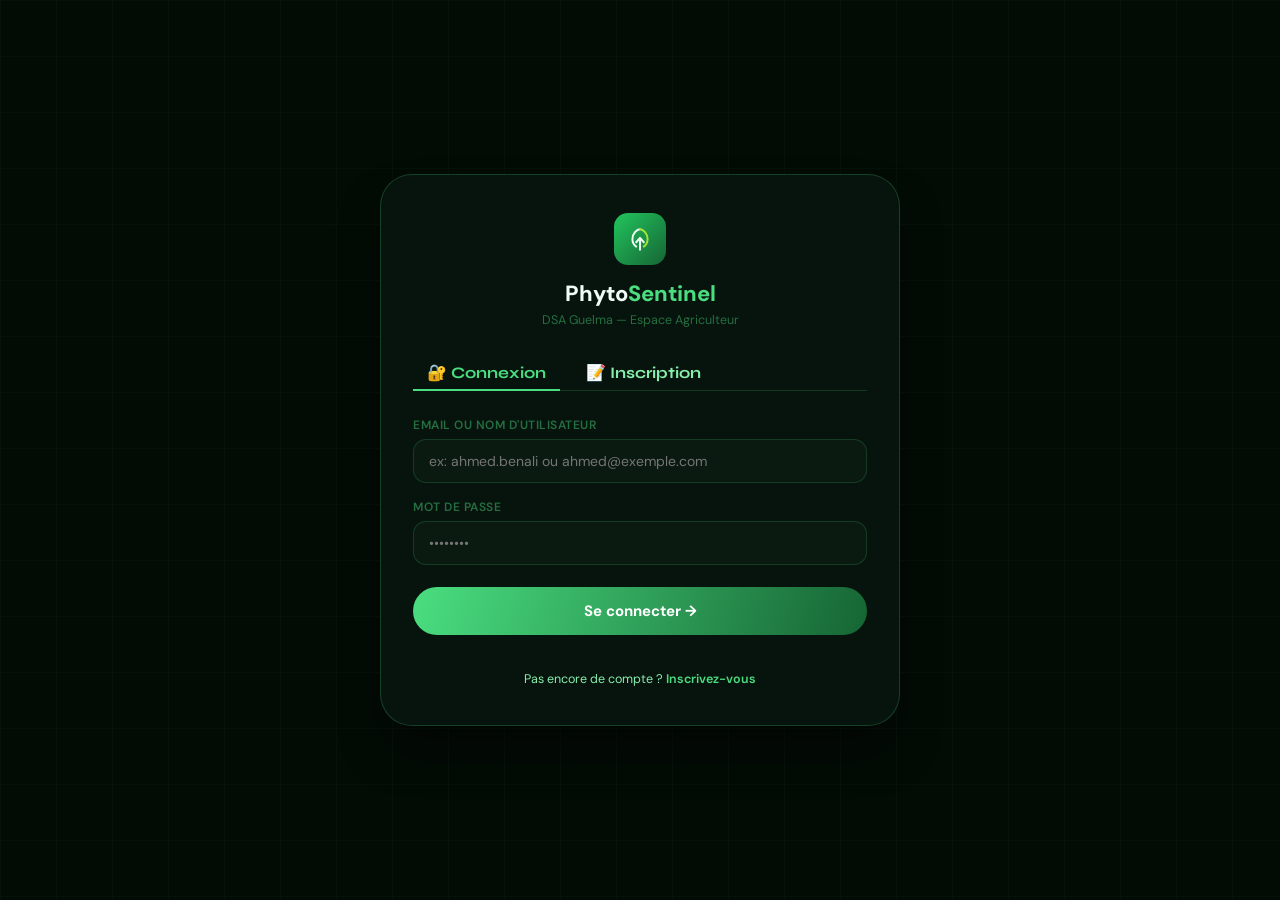
<file: frontend/pages/login.html>
<!doctype html>
<html lang="fr">
  <head>
    <meta charset="UTF-8" />
    <meta name="viewport" content="width=device-width, initial-scale=1.0" />
    <title>PhytoSentinel — Connexion</title>
    <link rel="preconnect" href="https://fonts.googleapis.com" />
    <link
      href="https://fonts.googleapis.com/css2?family=Syne:wght@400;600;700;800&family=DM+Sans:wght@300;400;500;600&display=swap"
      rel="stylesheet"
    />
    <link rel="stylesheet" href="../css/styles1.css" />
    <style>
      /* ── Variables (reprise du thème PhytoSentinel) ── */
      :root {
        --bg-0: #030b05;
        --bg-1: #061210;
        --bg-2: #0c1f14;
        --bg-3: #122819;
        --green: #4ade80;
        --green-mid: #22c55e;
        --green-dk: #166534;
        --lime: #a3e635;
        --teal: #2dd4bf;
        --amber: #fbbf24;
        --red: #f87171;
        --t1: #f0fdf4;
        --t2: #bbf7d0;
        --t3: #86efac;
        --tm: rgba(74, 222, 128, 0.45);
      }
      * {
        box-sizing: border-box;
        margin: 0;
        padding: 0;
      }
      body {
        font-family: "DM Sans", sans-serif;
        background: var(--bg-0);
        color: var(--t1);
        min-height: 100vh;
        display: flex;
        align-items: center;
        justify-content: center;
        padding: 2rem;
        background-image:
          linear-gradient(rgba(74, 222, 128, 0.03) 1px, transparent 1px),
          linear-gradient(90deg, rgba(74, 222, 128, 0.03) 1px, transparent 1px);
        background-size: 56px 56px;
      }
      h1,
      h2,
      h3,
      .brand {
        font-family: "Syne", sans-serif;
      }

      .auth-card {
        max-width: 520px;
        width: 100%;
        background: rgba(8, 22, 15, 0.88);
        backdrop-filter: blur(18px);
        border: 1px solid rgba(74, 222, 128, 0.22);
        border-radius: 32px;
        padding: 2.4rem 2rem;
        box-shadow: 0 28px 48px -12px rgba(0, 0, 0, 0.55);
      }

      /* Logo */
      .logo-wrap {
        text-align: center;
        margin-bottom: 28px;
      }
      .logo-icon {
        width: 52px;
        height: 52px;
        background: linear-gradient(135deg, #22c55e, #166534);
        border-radius: 14px;
        display: flex;
        align-items: center;
        justify-content: center;
        margin: 0 auto 14px;
      }
      .logo-name {
        font-size: 22px;
        font-weight: 800;
        color: var(--t1);
      }
      .logo-name span {
        color: var(--green);
      }
      .logo-sub {
        font-size: 12.5px;
        color: var(--tm);
        margin-top: 4px;
      }

      /* Onglets */
      .auth-tabs {
        display: flex;
        gap: 12px;
        margin-bottom: 26px;
        border-bottom: 1px solid rgba(74, 222, 128, 0.18);
        padding-bottom: 12px;
      }
      .auth-tab {
        background: none;
        border: none;
        font-size: 16px;
        font-weight: 700;
        font-family: "Syne", sans-serif;
        padding: 7px 14px;
        cursor: pointer;
        color: var(--t3);
        transition: 0.2s;
        border-bottom: 2px solid transparent;
        margin-bottom: -13px;
      }
      .auth-tab.active {
        color: var(--green);
        border-bottom-color: var(--green);
      }

      /* Formulaires */
      .auth-form {
        display: flex;
        flex-direction: column;
        gap: 16px;
      }
      .auth-form.hidden {
        display: none;
      }
      .form-group {
        display: flex;
        flex-direction: column;
        gap: 6px;
      }
      .form-group label {
        font-size: 12px;
        font-weight: 600;
        color: var(--tm);
        letter-spacing: 0.5px;
      }
      .form-group input,
      .form-group select {
        background: rgba(12, 31, 20, 0.7);
        border: 1px solid rgba(74, 222, 128, 0.18);
        border-radius: 13px;
        padding: 12px 15px;
        color: var(--t1);
        font-size: 14px;
        font-family: "DM Sans", sans-serif;
        transition: 0.2s;
      }
      .form-group input:focus,
      .form-group select:focus {
        outline: none;
        border-color: var(--green);
        box-shadow: 0 0 0 2px rgba(74, 222, 128, 0.18);
      }
      .form-group select option {
        background: #0c1f14;
      }

      /* Bouton principal */
      .btn-auth {
        background: linear-gradient(105deg, var(--green), #166534);
        border: none;
        padding: 14px;
        border-radius: 40px;
        font-weight: 700;
        font-size: 15px;
        color: #fff;
        cursor: pointer;
        transition: 0.2s;
        margin-top: 6px;
        font-family: "DM Sans", sans-serif;
      }
      .btn-auth:hover {
        transform: translateY(-2px);
        box-shadow: 0 12px 22px -8px rgba(34, 197, 94, 0.4);
      }
      .btn-auth:disabled {
        opacity: 0.6;
        cursor: not-allowed;
        transform: none;
      }

      /* Messages */
      .msg {
        font-size: 12.5px;
        margin-top: 4px;
        padding: 9px 13px;
        border-radius: 10px;
        display: none;
      }
      .msg.error {
        background: rgba(248, 113, 113, 0.08);
        border: 1px solid rgba(248, 113, 113, 0.2);
        color: var(--red);
      }
      .msg.success {
        background: rgba(74, 222, 128, 0.07);
        border: 1px solid rgba(74, 222, 128, 0.2);
        color: var(--green);
      }

      /* Footer */
      .auth-footer {
        text-align: center;
        margin-top: 20px;
        font-size: 12.5px;
        color: var(--t3);
      }
      .auth-footer a {
        color: var(--green);
        font-weight: 600;
        text-decoration: none;
        cursor: pointer;
      }
    </style>
  </head>
  <body>
    <div class="auth-card">
      <!-- Logo -->
      <div class="logo-wrap">
        <div class="logo-icon">
          <svg width="26" height="26" viewBox="0 0 24 24" fill="none">
            <path
              d="M12 3C9 3 5 7 5 12c0 3 1.4 5.5 3.5 7"
              stroke="#f0fdf4"
              stroke-width="1.8"
              stroke-linecap="round"
            />
            <path
              d="M12 3c3 0 7 4 7 9c0 3-1.4 5.5-3.5 7"
              stroke="#a3e635"
              stroke-width="1.8"
              stroke-linecap="round"
            />
            <path
              d="M12 22V11M8.5 15l3.5-4 3.5 4"
              stroke="#f0fdf4"
              stroke-width="1.8"
              stroke-linecap="round"
              stroke-linejoin="round"
            />
          </svg>
        </div>
        <div class="logo-name">Phyto<span>Sentinel</span></div>
        <div class="logo-sub">DSA Guelma — Espace Agriculteur</div>
      </div>

      <!-- Onglets -->
      <div class="auth-tabs">
        <button class="auth-tab active" data-tab="login">🔐 Connexion</button>
        <button class="auth-tab" data-tab="register">📝 Inscription</button>
      </div>

      <!-- ── FORMULAIRE CONNEXION ── -->
      <div id="loginForm" class="auth-form">
        <div class="form-group">
          <label>EMAIL OU NOM D'UTILISATEUR</label>
          <input
            type="text"
            id="loginUsername"
            placeholder="ex: ahmed.benali ou ahmed@exemple.com"
            autocomplete="username"
          />
        </div>
        <div class="form-group">
          <label>MOT DE PASSE</label>
          <input
            type="password"
            id="loginPassword"
            placeholder="••••••••"
            autocomplete="current-password"
          />
        </div>
        <div id="loginError" class="msg error"></div>
        <button class="btn-auth" id="doLogin" data-label="Se connecter →">
          Se connecter →
        </button>
        <div class="auth-footer">
          Pas encore de compte ? <a data-switch="register">Inscrivez-vous</a>
        </div>
      </div>

      <!-- ── FORMULAIRE INSCRIPTION ── -->
      <div id="registerForm" class="auth-form hidden">
        <div class="form-group">
          <label>NOM COMPLET</label>
          <input type="text" id="regFullname" placeholder="Ahmed Benali" />
        </div>
        <div class="form-group">
          <label>NOM D'UTILISATEUR</label>
          <input
            type="text"
            id="regUsername"
            placeholder="ahmed.benali"
            autocomplete="username"
          />
        </div>
        <div class="form-group">
          <label>EMAIL</label>
          <input type="email" id="regEmail" placeholder="ahmed@exemple.com" />
        </div>
        <div class="form-group">
          <label>MOT DE PASSE</label>
          <input
            type="password"
            id="regPassword"
            placeholder="••••••••"
            autocomplete="new-password"
          />
        </div>
        <div class="form-group">
          <label>CONFIRMER LE MOT DE PASSE</label>
          <input
            type="password"
            id="regPasswordConfirm"
            placeholder="••••••••"
            autocomplete="new-password"
          />
        </div>
        <div class="form-group">
          <label>COMMUNE (WILAYA DE GUELMA)</label>
          <select id="regCommune">
            <option value="">Sélectionner votre commune</option>
            <option>Guelma</option>
            <option>Belkheir</option>
            <option>Bouchegouf</option>
            <option>Oued Zenati</option>
            <option>Hammam Debagh</option>
            <option>Héliopolis</option>
            <option>El Fedjoudj</option>
            <option>Bouhamdane</option>
            <option>Medjez Amar</option>
            <option>Bouati Mahmoud</option>
            <option>Ain Makhlouf</option>
            <option>Ain Larbi</option>
            <option>Oued Fragha</option>
            <option>Khezaras</option>
            <option>Tamlouka</option>
            <option>Sellaoua Announa</option>
            <option>Bordj Sabath</option>
            <option>Ain Sandel</option>
            <option>Djebala</option>
            <option>Bouhachana</option>
            <option>Guelaat Bou Sba</option>
            <option>Houari Boumediene</option>
            <option>Ain Ben Beida</option>
            <option>Dahouara</option>
            <option>Ben Djarah</option>
            <option>Ras El Agba</option>
            <option>Nechmaya</option>
          </select>
        </div>
        <div id="registerError" class="msg error"></div>
        <div id="registerSuccess" class="msg success"></div>
        <button
          class="btn-auth"
          id="doRegister"
          data-label="Créer mon compte →"
        >
          Créer mon compte →
        </button>
        <div class="auth-footer">
          Déjà inscrit ? <a data-switch="login">Connectez-vous</a>
        </div>
      </div>
    </div>
    <!-- /.auth-card -->

    <script>
      // ─────────────────────────────────────────────────────────────
      // CONFIG
      // ─────────────────────────────────────────────────────────────
      const API_BASE = "http://localhost:5000";

      const STORAGE_TOKEN = "phyto_token";
      const STORAGE_USER = "phyto_user";

      // Destinations après connexion selon le rôle
      const ROLE_REDIRECTS = {
        admin: "admin.html",
        farmer: "agriculteur.html",
        expert: "agriculteur.html",
        technician: "agriculteur.html",
      };

      // ─────────────────────────────────────────────────────────────
      // Si déjà connecté → vérifier le token côté serveur avant de rediriger
      // ─────────────────────────────────────────────────────────────
      (async function checkAlreadyLogged() {
        const token = sessionStorage.getItem(STORAGE_TOKEN);
        const user = (() => {
          try {
            return JSON.parse(sessionStorage.getItem(STORAGE_USER));
          } catch {
            return null;
          }
        })();

        if (!token || !user) {
          // Nettoyer toute donnée résiduelle (ex: ancienne session localStorage)
          sessionStorage.removeItem(STORAGE_TOKEN);
          sessionStorage.removeItem(STORAGE_USER);
          localStorage.removeItem(STORAGE_TOKEN);
          localStorage.removeItem(STORAGE_USER);
          return; // Rester sur login.html
        }

        // Vérification côté serveur avant de rediriger
        try {
          const res = await fetch(`${API_BASE}/api/auth/verify`, {
            headers: { Authorization: `Bearer ${token}` },
          });
          if (res.status === 401) {
            // Token explicitement invalide → nettoyer et rester sur login.html
            sessionStorage.removeItem(STORAGE_TOKEN);
            sessionStorage.removeItem(STORAGE_USER);
          } else {
            // Token valide (200) OU serveur en erreur (500, 404…) → rediriger
            // On fait confiance au token si le serveur ne répond pas correctement
            window.location.replace(
              ROLE_REDIRECTS[user.role] || "agriculteur.html",
            );
          }
        } catch {
          // Serveur injoignable (réseau, CORS…) → rediriger quand même
          // L'utilisateur a un token valide, agriculteur.html fera sa propre vérification
          window.location.replace(
            ROLE_REDIRECTS[user.role] || "agriculteur.html",
          );
        }
      })();

      // ─────────────────────────────────────────────────────────────
      // GESTION DES ONGLETS
      // ─────────────────────────────────────────────────────────────
      const loginForm = document.getElementById("loginForm");
      const registerForm = document.getElementById("registerForm");

      function switchTab(tabId) {
        const isLogin = tabId === "login";
        loginForm.classList.toggle("hidden", !isLogin);
        registerForm.classList.toggle("hidden", isLogin);
        document
          .querySelectorAll(".auth-tab")
          .forEach((t) =>
            t.classList.toggle("active", t.dataset.tab === tabId),
          );
      }

      document
        .querySelectorAll(".auth-tab")
        .forEach((t) =>
          t.addEventListener("click", () => switchTab(t.dataset.tab)),
        );
      document
        .querySelectorAll("[data-switch]")
        .forEach((a) =>
          a.addEventListener("click", () => switchTab(a.dataset.switch)),
        );

      // ─────────────────────────────────────────────────────────────
      // HELPERS
      // ─────────────────────────────────────────────────────────────
      function showMsg(id, text, type = "error") {
        const el = document.getElementById(id);
        el.textContent = text;
        el.className = `msg ${type}`;
        el.style.display = "block";
        if (type === "error")
          setTimeout(() => (el.style.display = "none"), 6000);
      }

      function setLoading(btn, loading) {
        btn.disabled = loading;
        btn.textContent = loading ? "Chargement…" : btn.dataset.label;
      }

      function saveSession(token, user) {
        // sessionStorage : effacé automatiquement à la fermeture du navigateur
        sessionStorage.setItem(STORAGE_TOKEN, token);
        sessionStorage.setItem(STORAGE_USER, JSON.stringify(user));
        // S'assurer qu'aucune ancienne donnée ne persiste dans localStorage
        localStorage.removeItem(STORAGE_TOKEN);
        localStorage.removeItem(STORAGE_USER);
      }

      function redirectByRole(user) {
        window.location.replace(
          ROLE_REDIRECTS[user.role] || "agriculteur.html",
        );
      }

      // ─────────────────────────────────────────────────────────────
      // CONNEXION
      // ─────────────────────────────────────────────────────────────
      document.getElementById("doLogin").addEventListener("click", async () => {
        const btn = document.getElementById("doLogin");
        const username = document.getElementById("loginUsername").value.trim();
        const password = document.getElementById("loginPassword").value;

        if (!username || !password) {
          showMsg("loginError", "Veuillez remplir tous les champs.");
          return;
        }

        setLoading(btn, true);
        try {
          const res = await fetch(`${API_BASE}/api/auth/login`, {
            method: "POST",
            headers: { "Content-Type": "application/json" },
            body: JSON.stringify({ username_or_email: username, password }),
          });
          const data = await res.json();

          if (res.ok && data.success) {
            saveSession(data.token, data.user);
            redirectByRole(data.user);
          } else {
            showMsg("loginError", data.error || "Identifiants incorrects.");
          }
        } catch {
          showMsg(
            "loginError",
            "Erreur réseau : impossible de contacter le serveur.",
          );
        } finally {
          setLoading(btn, false);
        }
      });

      // Connexion au clavier
      document
        .getElementById("loginPassword")
        .addEventListener("keydown", (e) => {
          if (e.key === "Enter") document.getElementById("doLogin").click();
        });

      // ─────────────────────────────────────────────────────────────
      // INSCRIPTION + CONNEXION AUTOMATIQUE
      // ─────────────────────────────────────────────────────────────
      document
        .getElementById("doRegister")
        .addEventListener("click", async () => {
          const btn = document.getElementById("doRegister");
          const fullname = document.getElementById("regFullname").value.trim();
          const username = document.getElementById("regUsername").value.trim();
          const email = document.getElementById("regEmail").value.trim();
          const password = document.getElementById("regPassword").value;
          const confirm = document.getElementById("regPasswordConfirm").value;
          const commune = document.getElementById("regCommune").value;

          if (!fullname || !username || !email || !password || !confirm) {
            showMsg("registerError", "Tous les champs sont obligatoires.");
            return;
          }
          if (password !== confirm) {
            showMsg("registerError", "Les mots de passe ne correspondent pas.");
            return;
          }
          if (password.length < 6) {
            showMsg(
              "registerError",
              "Le mot de passe doit contenir au moins 6 caractères.",
            );
            return;
          }

          setLoading(btn, true);
          try {
            // 1. Inscription
            const regRes = await fetch(`${API_BASE}/api/auth/register`, {
              method: "POST",
              headers: { "Content-Type": "application/json" },
              body: JSON.stringify({
                full_name: fullname,
                username,
                email,
                password,
                role: "farmer",
                commune,
              }),
            });
            const regData = await regRes.json();

            if (!regRes.ok || !regData.success) {
              showMsg(
                "registerError",
                regData.error || "Erreur lors de l'inscription.",
              );
              return;
            }

            // 2. Connexion automatique
            const loginRes = await fetch(`${API_BASE}/api/auth/login`, {
              method: "POST",
              headers: { "Content-Type": "application/json" },
              body: JSON.stringify({ username_or_email: username, password }),
            });
            const loginData = await loginRes.json();

            if (loginRes.ok && loginData.success) {
              saveSession(loginData.token, loginData.user);
              showMsg(
                "registerSuccess",
                "Compte créé ! Redirection en cours…",
                "success",
              );
              setTimeout(() => redirectByRole(loginData.user), 1200);
            } else {
              // Inscription OK mais connexion auto échouée → onglet login
              switchTab("login");
              document.getElementById("loginUsername").value = username;
            }
          } catch {
            showMsg(
              "registerError",
              "Erreur réseau : impossible de contacter le serveur.",
            );
          } finally {
            setLoading(btn, false);
          }
        });
    </script>
  </body>
</html>
</file>
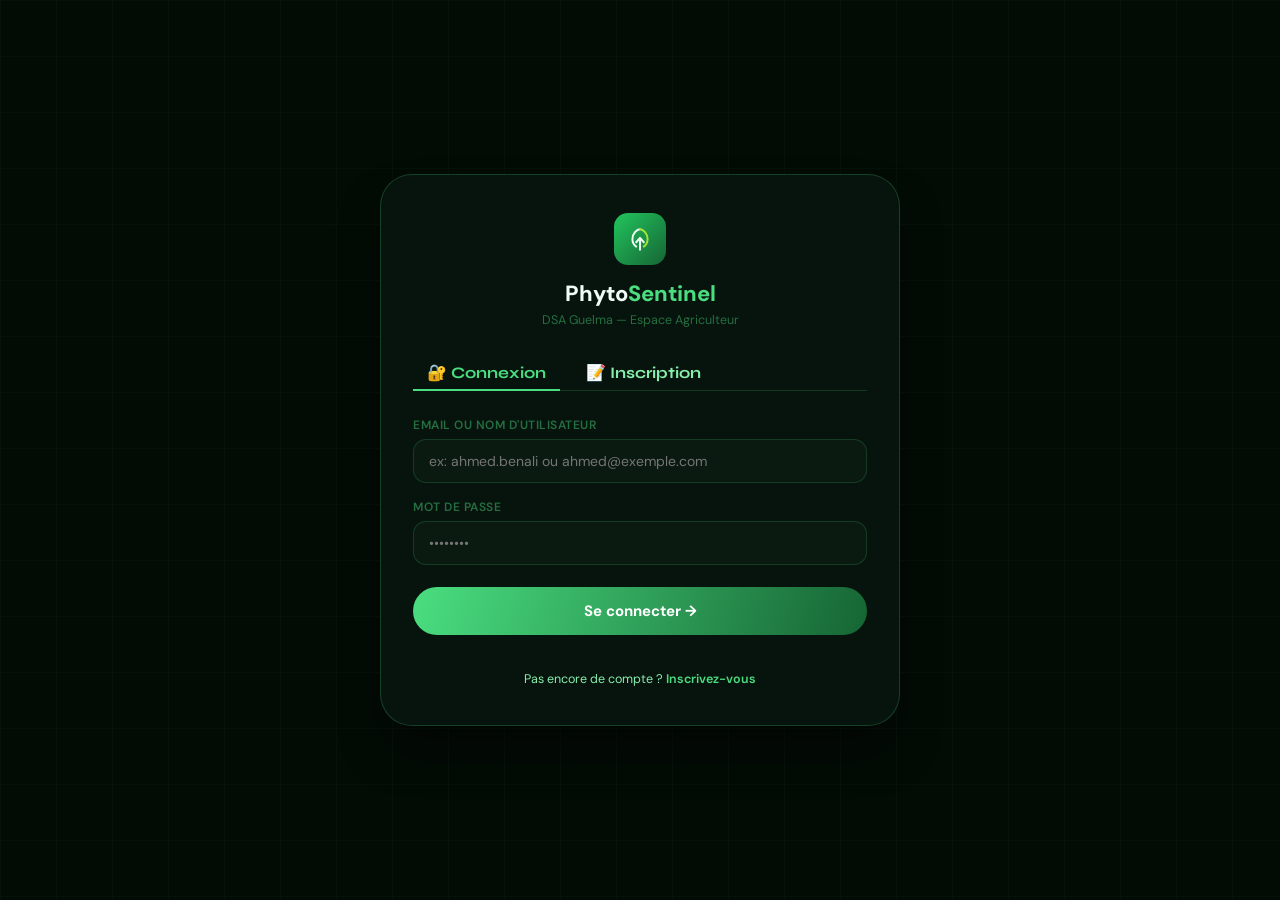
<file: frontend/pages/maladies.html>
<!doctype html>
<html lang="fr" dir="ltr">
  <head>
    <meta charset="UTF-8" />
    <meta name="viewport" content="width=device-width, initial-scale=1.0" />
    <title>Gestion Maladies - PhytoSentinel Guelma</title>
    <link rel="preconnect" href="https://fonts.googleapis.com" />
    <link
      href="https://fonts.googleapis.com/css2?family=Syne:wght@400;600;700;800&family=DM+Sans:wght@300;400;500;600&display=swap"
      rel="stylesheet"
    />
    <link rel="stylesheet" href="../css/styles.css" />
    <style>
      /* Styles additionnels */
      .page-header {
        display: flex;
        justify-content: space-between;
        align-items: flex-start;
        margin-bottom: 24px;
        flex-wrap: wrap;
        gap: 16px;
      }
      .page-header-content h1 {
        font-size: 24px;
        font-weight: 800;
        color: var(--t1);
        margin-bottom: 4px;
      }
      .page-header-content p {
        font-size: 14px;
        color: var(--tm);
      }

      .stats-cards {
        display: grid;
        grid-template-columns: repeat(4, 1fr);
        gap: 16px;
        margin-bottom: 28px;
      }
      .stat-card {
        background: rgba(12, 31, 20, 0.5);
        border: 1px solid rgba(74, 222, 128, 0.1);
        border-radius: 16px;
        padding: 20px;
        text-align: center;
        transition: all 0.3s;
      }
      .stat-card:hover {
        border-color: rgba(74, 222, 128, 0.2);
        transform: translateY(-2px);
      }
      .stat-card-value {
        font-size: 32px;
        font-weight: 800;
        color: var(--green);
      }
      .stat-card-label {
        font-size: 12px;
        color: var(--tm);
        margin-top: 8px;
      }

      .tabs {
        display: flex;
        gap: 4px;
        margin-bottom: 24px;
        border-bottom: 1px solid rgba(74, 222, 128, 0.15);
        padding-bottom: 0;
      }
      .tab-btn {
        padding: 12px 24px;
        background: transparent;
        border: none;
        color: var(--t3);
        font-size: 14px;
        font-weight: 600;
        cursor: pointer;
        transition: all 0.2s;
        border-bottom: 2px solid transparent;
      }
      .tab-btn:hover {
        color: var(--green);
      }
      .tab-btn.active {
        color: var(--green);
        border-bottom-color: var(--green);
      }
      .tab-content {
        display: none;
      }
      .tab-content.active {
        display: block;
      }

      .search-filter-bar {
        display: flex;
        gap: 12px;
        margin-bottom: 24px;
        flex-wrap: wrap;
      }
      .search-box {
        flex: 1;
        min-width: 250px;
        position: relative;
      }
      .search-box input {
        padding-left: 42px;
        width: 100%;
      }
      .search-icon {
        position: absolute;
        left: 14px;
        top: 50%;
        transform: translateY(-50%);
        color: var(--tm);
      }
      .filter-select {
        min-width: 160px;
      }

      .disease-grid {
        display: grid;
        grid-template-columns: repeat(auto-fill, minmax(350px, 1fr));
        gap: 20px;
      }
      .disease-card {
        background: rgba(12, 31, 20, 0.5);
        border: 1px solid rgba(74, 222, 128, 0.1);
        border-radius: 20px;
        padding: 20px;
        transition: all 0.3s;
        cursor: pointer;
      }
      .disease-card:hover {
        border-color: rgba(74, 222, 128, 0.3);
        transform: translateY(-4px);
        background: rgba(18, 40, 25, 0.65);
      }
      .disease-header {
        display: flex;
        align-items: flex-start;
        gap: 14px;
        margin-bottom: 16px;
      }
      .disease-icon {
        width: 52px;
        height: 52px;
        border-radius: 14px;
        display: flex;
        align-items: center;
        justify-content: center;
        font-size: 28px;
        flex-shrink: 0;
      }
      .disease-icon.critical {
        background: rgba(248, 113, 113, 0.15);
      }
      .disease-icon.moderate {
        background: rgba(251, 191, 36, 0.15);
      }
      .disease-icon.low {
        background: rgba(74, 222, 128, 0.15);
      }
      .disease-info {
        flex: 1;
      }
      .disease-name {
        font-size: 16px;
        font-weight: 700;
        color: var(--t1);
        margin-bottom: 4px;
      }
      .disease-latin {
        font-size: 11px;
        color: var(--tm);
        font-style: italic;
      }
      .disease-stats {
        display: flex;
        gap: 20px;
        margin-bottom: 16px;
        padding: 12px 0;
        border-top: 1px solid rgba(74, 222, 128, 0.08);
        border-bottom: 1px solid rgba(74, 222, 128, 0.08);
      }
      .disease-stat {
        text-align: center;
        flex: 1;
      }
      .disease-stat-value {
        font-size: 20px;
        font-weight: 800;
        color: var(--t1);
      }
      .disease-stat-label {
        font-size: 10px;
        color: var(--tm);
        margin-top: 4px;
      }

      .analyses-table-container {
        overflow-x: auto;
        border-radius: 16px;
        background: rgba(12, 31, 20, 0.3);
        border: 1px solid rgba(74, 222, 128, 0.08);
      }
      .analyses-table {
        width: 100%;
        border-collapse: collapse;
        font-size: 13px;
      }
      .analyses-table th {
        text-align: left;
        padding: 16px;
        background: rgba(12, 31, 20, 0.6);
        color: var(--green);
        font-weight: 600;
        font-size: 12px;
        text-transform: uppercase;
        letter-spacing: 0.5px;
      }
      .analyses-table td {
        padding: 14px 16px;
        border-top: 1px solid rgba(74, 222, 128, 0.08);
        color: var(--t3);
      }
      .analyses-table tr:hover {
        background: rgba(74, 222, 128, 0.05);
        cursor: pointer;
      }
      .analysis-badge {
        display: inline-block;
        padding: 4px 10px;
        border-radius: 20px;
        font-size: 11px;
        font-weight: 600;
      }
      .analysis-badge.critical {
        background: rgba(248, 113, 113, 0.15);
        color: #f87171;
      }
      .analysis-badge.moderate {
        background: rgba(251, 191, 36, 0.15);
        color: #fbbf24;
      }
      .analysis-badge.low {
        background: rgba(74, 222, 128, 0.15);
        color: #4ade80;
      }

      .action-buttons {
        display: flex;
        gap: 8px;
        align-items: center;
      }
      .delete-btn {
        background: rgba(248, 113, 113, 0.1);
        border-color: rgba(248, 113, 113, 0.3);
        color: #f87171;
      }
      .delete-btn:hover {
        background: rgba(248, 113, 113, 0.2);
      }

      .loading-spinner {
        text-align: center;
        padding: 60px;
        color: var(--tm);
      }
      .empty-state {
        text-align: center;
        padding: 60px;
        color: var(--tm);
      }
      .btn-group {
        display: flex;
        gap: 10px;
      }

      /* Modal */
      .modal-overlay {
        display: none;
        position: fixed;
        top: 0;
        left: 0;
        right: 0;
        bottom: 0;
        background: rgba(0, 0, 0, 0.85);
        z-index: 1000;
        align-items: center;
        justify-content: center;
      }
      .modal {
        background: #0a1a0f;
        border: 1px solid rgba(74, 222, 128, 0.2);
        border-radius: 24px;
        max-width: 600px;
        width: 90%;
        max-height: 85vh;
        overflow-y: auto;
      }
      .modal-header {
        display: flex;
        justify-content: space-between;
        align-items: center;
        padding: 20px 24px;
        border-bottom: 1px solid rgba(74, 222, 128, 0.1);
      }
      .modal-title {
        font-size: 18px;
        font-weight: 700;
        color: var(--t1);
      }
      .modal-close {
        background: none;
        border: none;
        color: var(--tm);
        cursor: pointer;
        font-size: 24px;
        line-height: 1;
      }
      .modal-close:hover {
        color: var(--green);
      }
      .modal-body {
        padding: 24px;
      }
      .modal-footer {
        display: flex;
        justify-content: flex-end;
        gap: 12px;
        padding: 16px 24px;
        border-top: 1px solid rgba(74, 222, 128, 0.1);
      }
      .spinner {
        width: 40px;
        height: 40px;
        border: 3px solid rgba(74, 222, 128, 0.2);
        border-top-color: var(--green);
        border-radius: 50%;
        animation: spin 1s linear infinite;
        margin: 0 auto;
      }
      @keyframes spin {
        to {
          transform: rotate(360deg);
        }
      }

      /* Image preview in modal */
      .analysis-image-preview {
        max-width: 100%;
        max-height: 200px;
        border-radius: 12px;
        margin: 12px 0;
        border: 1px solid rgba(74, 222, 128, 0.2);
      }

      /* Image thumbnail in table */
      .image-thumb {
        width: 40px;
        height: 40px;
        border-radius: 8px;
        object-fit: cover;
        background: rgba(74, 222, 128, 0.05);
        border: 1px solid rgba(74, 222, 128, 0.15);
      }

      @media (max-width: 768px) {
        .stats-cards {
          grid-template-columns: repeat(2, 1fr);
        }
        .disease-grid {
          grid-template-columns: 1fr;
        }
        .analyses-table th,
        .analyses-table td {
          padding: 10px 12px;
        }
        .action-buttons {
          flex-direction: column;
        }
      }
    </style>
  </head>
  <body class="grid-bg">
    <div class="app-container">
      <!-- SIDEBAR -->
      <aside class="sidebar">
        <div class="sidebar-header">
          <div class="sidebar-logo">
            <div class="sidebar-logo-icon">
              <svg width="22" height="22" viewBox="0 0 24 24" fill="none">
                <path
                  d="M12 3C9 3 5 7 5 12c0 3 1.4 5.5 3.5 7"
                  stroke="#f0fdf4"
                  stroke-width="1.8"
                  stroke-linecap="round"
                />
                <path
                  d="M12 3c3 0 7 4 7 9c0 3-1.4 5.5-3.5 7"
                  stroke="#a3e635"
                  stroke-width="1.8"
                  stroke-linecap="round"
                />
                <path
                  d="M12 22V11M8.5 15l3.5-4 3.5 4"
                  stroke="#f0fdf4"
                  stroke-width="1.8"
                  stroke-linecap="round"
                  stroke-linejoin="round"
                />
              </svg>
            </div>
            <div class="sidebar-logo-text">
              <div class="sidebar-logo-title">Phyto<span>Sentinel</span></div>
              <div class="sidebar-logo-subtitle">DSA · Guelma · Inspection</div>
            </div>
          </div>
        </div>
        <nav class="sidebar-nav">
          <div class="system-status">
            <div class="system-status-dot blink"></div>
            <span class="system-status-text">Système actif</span>
          </div>
          <div class="nav-section">
            <div class="nav-section-title">Principal</div>
            <a href="index.html" class="nav-item">
              <span class="nav-item-icon"
                ><svg
                  width="20"
                  height="20"
                  viewBox="0 0 24 24"
                  fill="none"
                  stroke="currentColor"
                  stroke-width="2"
                >
                  <rect x="3" y="3" width="7" height="7" rx="1" />
                  <rect x="14" y="3" width="7" height="7" rx="1" />
                  <rect x="14" y="14" width="7" height="7" rx="1" />
                  <rect x="3" y="14" width="7" height="7" rx="1" /></svg
              ></span>
              <span class="nav-item-text">Accueil</span>
            </a>
            <a href="detection.html" class="nav-item">
              <span class="nav-item-icon"
                ><svg
                  width="20"
                  height="20"
                  viewBox="0 0 24 24"
                  fill="none"
                  stroke="currentColor"
                  stroke-width="2"
                >
                  <circle cx="12" cy="12" r="10" />
                  <path d="M12 16v-4M12 8h.01" /></svg
              ></span>
              <span class="nav-item-text">Détection IA</span>
            </a>
            <a href="maladies.html" class="nav-item active">
              <span class="nav-item-icon"
                ><svg
                  width="20"
                  height="20"
                  viewBox="0 0 24 24"
                  fill="none"
                  stroke="currentColor"
                  stroke-width="2"
                >
                  <path d="M9 21H5a2 2 0 01-2-2V5a2 2 0 012-2h4" />
                  <polyline points="16 17 21 12 16 7" />
                  <line x1="21" y1="12" x2="9" y2="12" /></svg
              ></span>
              <span class="nav-item-text">Gestion Maladies</span>
            </a>
          </div>
          <div class="nav-section">
            <div class="nav-section-title">Surveillance</div>
            <a href="carte.html" class="nav-item">
              <span class="nav-item-icon"
                ><svg
                  width="20"
                  height="20"
                  viewBox="0 0 24 24"
                  fill="none"
                  stroke="currentColor"
                  stroke-width="2"
                >
                  <path d="M21 10c0 7-9 13-9 13s-9-6-9-13a9 9 0 0118 0z" />
                  <circle cx="12" cy="10" r="3" /></svg
              ></span>
              <span class="nav-item-text">Carte Sanitaire</span>
            </a>
            <a href="alertes.html" class="nav-item">
              <span class="nav-item-icon"
                ><svg
                  width="20"
                  height="20"
                  viewBox="0 0 24 24"
                  fill="none"
                  stroke="currentColor"
                  stroke-width="2"
                >
                  <path d="M18 8A6 6 0 006 8c0 7-3 9-3 9h18s-3-2-3-9" />
                  <path d="M13.73 21a2 2 0 01-3.46 0" /></svg
              ></span>
              <span class="nav-item-text">Alertes</span>
              <span class="nav-item-badge" id="alertBadge">0</span>
            </a>
            <a href="rapports.html" class="nav-item">
              <span class="nav-item-icon"
                ><svg
                  width="20"
                  height="20"
                  viewBox="0 0 24 24"
                  fill="none"
                  stroke="currentColor"
                  stroke-width="2"
                >
                  <path
                    d="M14 2H6a2 2 0 00-2 2v16a2 2 0 002 2h12a2 2 0 002-2V8z"
                  />
                  <polyline points="14 2 14 8 20 8" />
                  <line x1="16" y1="13" x2="8" y2="13" />
                  <line x1="16" y1="17" x2="8" y2="17" /></svg
              ></span>
              <span class="nav-item-text">Rapports</span>
            </a>
          </div>
          <div class="nav-section">
            <div class="nav-section-title">Administration</div>
            <a href="database.html" class="nav-item">
              <span class="nav-item-icon"
                ><svg
                  width="20"
                  height="20"
                  viewBox="0 0 24 24"
                  fill="none"
                  stroke="currentColor"
                  stroke-width="2"
                >
                  <ellipse cx="12" cy="5" rx="9" ry="3" />
                  <path d="M21 12c0 1.66-4 3-9 3s-9-1.34-9-3" />
                  <path d="M3 5v14c0 1.66 4 3 9 3s9-1.34 9-3V5" /></svg
              ></span>
              <span class="nav-item-text">Base de Données</span>
            </a>
            <a href="modele.html" class="nav-item">
              <span class="nav-item-icon"
                ><svg
                  width="20"
                  height="20"
                  viewBox="0 0 24 24"
                  fill="none"
                  stroke="currentColor"
                  stroke-width="2"
                >
                  <path
                    d="M12 2L2 7l10 5 10-5-10-5zM2 17l10 5 10-5M2 12l10 5 10-5"
                  /></svg
              ></span>
              <span class="nav-item-text">Modèle IA</span>
            </a>
            <a href="parametres.html" class="nav-item">
              <span class="nav-item-icon"
                ><svg
                  width="20"
                  height="20"
                  viewBox="0 0 24 24"
                  fill="none"
                  stroke="currentColor"
                  stroke-width="2"
                >
                  <circle cx="12" cy="12" r="3" />
                  <path
                    d="M19.4 15a1.65 1.65 0 00.33 1.82l.06.06a2 2 0 010 2.83 2 2 0 01-2.83 0l-.06-.06a1.65 1.65 0 00-1.82-.33 1.65 1.65 0 00-1 1.51V21a2 2 0 01-2 2 2 2 0 01-2-2v-.09A1.65 1.65 0 009 19.4a1.65 1.65 0 00-1.82.33l-.06.06a2 2 0 01-2.83 0 2 2 0 010-2.83l.06-.06a1.65 1.65 0 00.33-1.82 1.65 1.65 0 00-1.51-1H3a2 2 0 01-2-2 2 2 0 012-2h.09A1.65 1.65 0 004.6 9a1.65 1.65 0 00-.33-1.82l-.06-.06a2 2 0 010-2.83 2 2 0 012.83 0l.06.06a1.65 1.65 0 001.82.33H9a1.65 1.65 0 001-1.51V3a2 2 0 012-2 2 2 0 012 2v.09a1.65 1.65 0 001 1.51 1.65 1.65 0 001.82-.33l.06-.06a2 2 0 012.83 0 2 2 0 010 2.83l-.06.06a1.65 1.65 0 00-.33 1.82V9a1.65 1.65 0 001.51 1H21a2 2 0 012 2 2 2 0 01-2 2h-.09a1.65 1.65 0 00-1.51 1z"
                  /></svg
              ></span>
              <span class="nav-item-text">Paramètres</span>
            </a>
          </div>
        </nav>
        <div class="sidebar-footer">
          <button class="sidebar-toggle" onclick="Sidebar?.toggle()">
            <svg
              width="20"
              height="20"
              viewBox="0 0 24 24"
              fill="none"
              stroke="currentColor"
              stroke-width="2"
            >
              <polyline points="11 17 6 12 11 7" />
              <polyline points="18 17 13 12 18 7" />
            </svg>
          </button>
        </div>
      </aside>

      <main class="main-content">
        <header class="header">
          <div class="header-left">
            <div class="header-breadcrumb">
              <a href="index.html">PhytoSentinel</a>
              <span>/</span>
              <span>Gestion Maladies</span>
            </div>
          </div>
          <div class="header-actions">
            <div class="header-user">
              <div class="header-user-avatar">MA</div>
              <div class="header-user-info">
                <div class="header-user-name">M. Amara</div>
                <div class="header-user-role">Inspecteur DSA</div>
              </div>
            </div>
          </div>
        </header>

        <div class="page-content">
          <div class="page-header">
            <div class="page-header-content">
              <h1>📋 Gestion des Maladies</h1>
              <p>
                Base de données complète des maladies et analyses enregistrées
              </p>
            </div>
            <div class="btn-group">
              <button class="btn" onclick="exportAnalysesCSV()">
                📥 Exporter CSV
              </button>
              <button class="btn" onclick="refreshAllData()">
                🔄 Actualiser
              </button>
            </div>
          </div>

          <!-- Cartes statistiques -->
          <div class="stats-cards" id="statsCards">
            <div class="stat-card">
              <div class="stat-card-value" id="totalAnalyses">-</div>
              <div class="stat-card-label">Analyses totales</div>
            </div>
            <div class="stat-card">
              <div class="stat-card-value" id="totalMaladies">-</div>
              <div class="stat-card-label">Maladies recensées</div>
            </div>
            <div class="stat-card">
              <div class="stat-card-value" id="totalCommunes">-</div>
              <div class="stat-card-label">Communes touchées</div>
            </div>
            <div class="stat-card">
              <div class="stat-card-value" id="avgConfiance">-</div>
              <div class="stat-card-label">Confiance moyenne</div>
            </div>
          </div>

          <!-- Onglets -->
          <div class="tabs">
            <button class="tab-btn active" onclick="switchTab('maladies')">
              📚 Maladies
            </button>
            <button class="tab-btn" onclick="switchTab('analyses')">
              📊 Analyses enregistrées
            </button>
          </div>

          <!-- Tab Maladies -->
          <div id="tabMaladies" class="tab-content active">
            <div class="search-filter-bar">
              <div class="search-box">
                <svg
                  class="search-icon"
                  width="18"
                  height="18"
                  viewBox="0 0 24 24"
                  fill="none"
                  stroke="currentColor"
                  stroke-width="2"
                >
                  <circle cx="11" cy="11" r="8" />
                  <line x1="21" y1="21" x2="16.65" y2="16.65" />
                </svg>
                <input
                  type="text"
                  class="form-input"
                  placeholder="Rechercher une maladie..."
                  id="searchInput"
                />
              </div>
              <select class="form-select filter-select" id="severityFilter">
                <option value="">Toutes sévérités</option>
                <option value="critical">Critique</option>
                <option value="moderate">Modéré</option>
                <option value="low">Faible</option>
              </select>
            </div>
            <div id="diseaseGrid" class="disease-grid">
              <div class="loading-spinner">
                <div class="spinner"></div>
                <div style="margin-top: 16px">Chargement des maladies...</div>
              </div>
            </div>
          </div>

          <!-- Tab Analyses -->
          <div id="tabAnalyses" class="tab-content">
            <div class="search-filter-bar">
              <div class="search-box">
                <svg
                  class="search-icon"
                  width="18"
                  height="18"
                  viewBox="0 0 24 24"
                  fill="none"
                  stroke="currentColor"
                  stroke-width="2"
                >
                  <circle cx="11" cy="11" r="8" />
                  <line x1="21" y1="21" x2="16.65" y2="16.65" />
                </svg>
                <input
                  type="text"
                  class="form-input"
                  placeholder="Rechercher par maladie, plante ou commune..."
                  id="searchAnalysisInput"
                />
              </div>
              <select
                class="form-select filter-select"
                id="severityAnalysisFilter"
              >
                <option value="">Toutes sévérités</option>
                <option value="critical">Critique</option>
                <option value="moderate">Modéré</option>
                <option value="low">Faible</option>
              </select>
              <select
                class="form-select filter-select"
                id="communeAnalysisFilter"
              >
                <option value="">Toutes communes</option>
              </select>
            </div>
            <div class="analyses-table-container">
              <table class="analyses-table">
                <thead>
                  <tr>
                    <th>ID</th>
                    <th>Image</th>
                    <th>Date</th>
                    <th>Plante</th>
                    <th>Maladie</th>
                    <th>Confiance</th>
                    <th>Sévérité</th>
                    <th>Commune</th>
                    <th style="width: 80px">Action</th>
                  </tr>
                </thead>
                <tbody id="analysesTableBody">
                  <tr>
                    <td colspan="9" style="text-align: center; padding: 40px">
                      Chargement des analyses...
                    </td>
                  </tr>
                </tbody>
              </table>
            </div>
          </div>
        </div>
      </main>
    </div>

    <!-- Modal Détail Maladie -->
    <div class="modal-overlay" id="detailModal">
      <div class="modal">
        <div class="modal-header">
          <h3 class="modal-title" id="detailTitle">Détails de la maladie</h3>
          <button class="modal-close" onclick="closeModal('detailModal')">
            ✕
          </button>
        </div>
        <div class="modal-body" id="detailContent"></div>
        <div class="modal-footer">
          <button class="btn btn-o" onclick="closeModal('detailModal')">
            Fermer
          </button>
        </div>
      </div>
    </div>

    <!-- Modal Détail Analyse -->
    <div class="modal-overlay" id="analysisDetailModal">
      <div class="modal">
        <div class="modal-header">
          <h3 class="modal-title">📋 Détail de l'analyse</h3>
          <button
            class="modal-close"
            onclick="closeModal('analysisDetailModal')"
          >
            ✕
          </button>
        </div>
        <div class="modal-body" id="analysisDetailContent"></div>
        <div class="modal-footer">
          <button class="btn btn-o" onclick="closeModal('analysisDetailModal')">
            Fermer
          </button>
        </div>
      </div>
    </div>

    <!-- Modal Confirmation Suppression -->
    <div class="modal-overlay" id="deleteModal">
      <div class="modal" style="max-width: 400px">
        <div class="modal-header">
          <h3 class="modal-title">⚠️ Confirmation</h3>
          <button class="modal-close" onclick="closeModal('deleteModal')">
            ✕
          </button>
        </div>
        <div class="modal-body" id="deleteModalContent">
          Voulez-vous vraiment supprimer cette analyse ? Cette action est
          irréversible.
        </div>
        <div class="modal-footer">
          <button class="btn btn-o" onclick="closeModal('deleteModal')">
            Annuler</button
          ><button class="btn delete-btn" id="confirmDeleteBtn">
            Supprimer
          </button>
        </div>
      </div>
    </div>

    <script src="../js/auth.js"></script>
    <script src="../js/utils.js"></script>
    <script>
      const API_BASE = "http://localhost:5000";
      let allDiseases = [];
      let allAnalyses = [];
      let pendingDeleteId = null;

      // ── Chargement ──────────────────────────────────────────────────────
      async function refreshAllData() {
        await Promise.all([loadDiseases(), loadAnalyses()]);
        updateStatistics();
        await loadAlertCount();
      }

      async function loadAlertCount() {
        try {
          const response = await fetch(`${API_BASE}/api/alerts/count`);
          const data = await response.json();
          const badge = document.getElementById("alertBadge");
          if (badge && data.count > 0) {
            badge.textContent = data.count;
            badge.style.display = "inline-block";
          } else if (badge) {
            badge.style.display = "none";
          }
        } catch (e) {
          console.log("Erreur chargement alertes");
        }
      }

      async function loadDiseases() {
        const grid = document.getElementById("diseaseGrid");
        grid.innerHTML =
          '<div class="loading-spinner"><div class="spinner"></div><div style="margin-top: 16px;">Chargement des maladies...</div></div>';

        try {
          const response = await fetch(`${API_BASE}/api/diseases`);
          const data = await response.json();
          allDiseases = data.diseases || [];
          filterAndDisplayDiseases();
        } catch (error) {
          console.error("Erreur:", error);
          grid.innerHTML = `<div class="empty-state">❌ Erreur de connexion au serveur<br><button class="btn" style="margin-top:16px;" onclick="loadDiseases()">Réessayer</button></div>`;
        }
      }

      async function loadAnalyses() {
        const tbody = document.getElementById("analysesTableBody");
        tbody.innerHTML =
          '<tr><td colspan="9" style="text-align:center;padding:40px;">Chargement des analyses...</td></tr>';

        try {
          const response = await fetch(`${API_BASE}/api/analyses?limit=500`);
          const data = await response.json();
          allAnalyses = data.analyses || [];
          updateCommuneFilter();
          filterAndDisplayAnalyses();
        } catch (error) {
          console.error("Erreur:", error);
          tbody.innerHTML =
            '<tr><td colspan="9" style="text-align:center;padding:40px;">❌ Erreur de chargement</td></tr>';
        }
      }

      function updateCommuneFilter() {
        const communes = [
          ...new Set(
            allAnalyses.map((a) => a.commune).filter((c) => c && c !== ""),
          ),
        ];
        const select = document.getElementById("communeAnalysisFilter");
        select.innerHTML = '<option value="">Toutes communes</option>';
        communes.forEach((commune) => {
          const option = document.createElement("option");
          option.value = commune;
          option.textContent = commune;
          select.appendChild(option);
        });
      }

      function updateStatistics() {
        document.getElementById("totalAnalyses").textContent =
          allAnalyses.length;
        const distinctDiseases = [
          ...new Set(allAnalyses.map((a) => a.disease_name).filter((d) => d)),
        ];
        document.getElementById("totalMaladies").textContent =
          distinctDiseases.length;
        const distinctCommunes = [
          ...new Set(
            allAnalyses.map((a) => a.commune).filter((c) => c && c !== ""),
          ),
        ];
        document.getElementById("totalCommunes").textContent =
          distinctCommunes.length;
        if (allAnalyses.length > 0) {
          const avgConf =
            allAnalyses.reduce((sum, a) => sum + (a.confidence || 0), 0) /
            allAnalyses.length;
          document.getElementById("avgConfiance").textContent =
            Math.round(avgConf * 100) + "%";
        } else {
          document.getElementById("avgConfiance").textContent = "0%";
        }
      }

      // ── Affichage Maladies ──────────────────────────────────────────────
      function getSeverityClass(severity) {
        const classes = { critical: "b-r", moderate: "b-a", low: "b-g" };
        return classes[severity] || "b-g";
      }

      function getSeverityLabel(severity) {
        const labels = {
          critical: "Critique",
          moderate: "Modéré",
          low: "Faible",
        };
        return labels[severity] || "Modéré";
      }

      function getIconClass(severity) {
        const classes = {
          critical: "critical",
          moderate: "moderate",
          low: "low",
        };
        return classes[severity] || "low";
      }

      function filterAndDisplayDiseases() {
        const searchTerm = document
          .getElementById("searchInput")
          .value.toLowerCase();
        const severityFilter = document.getElementById("severityFilter").value;

        let filtered = [...allDiseases];
        if (searchTerm)
          filtered = filtered.filter(
            (d) =>
              d.name.toLowerCase().includes(searchTerm) ||
              (d.scientific_name || "").toLowerCase().includes(searchTerm),
          );
        if (severityFilter)
          filtered = filtered.filter((d) => d.severity === severityFilter);
        displayDiseases(filtered);
      }

      function displayDiseases(diseases) {
        const grid = document.getElementById("diseaseGrid");
        if (diseases.length === 0) {
          grid.innerHTML =
            '<div class="empty-state">Aucune maladie trouvée</div>';
          return;
        }

        grid.innerHTML = diseases
          .map((disease) => {
            const casesCount = allAnalyses.filter(
              (a) => a.disease_name === disease.name,
            ).length;
            const communesCount = [
              ...new Set(
                allAnalyses
                  .filter((a) => a.disease_name === disease.name)
                  .map((a) => a.commune)
                  .filter((c) => c),
              ),
            ].length;
            const avgConf =
              casesCount > 0
                ? allAnalyses
                    .filter((a) => a.disease_name === disease.name)
                    .reduce((sum, a) => sum + (a.confidence || 0), 0) /
                  casesCount
                : 0;

            return `
        <div class="disease-card" onclick="showDiseaseDetail('${escapeJS(disease.name)}')">
          <div class="disease-header">
            <div class="disease-icon ${getIconClass(disease.severity)}">${disease.icon || "🌿"}</div>
            <div class="disease-info">
              <div class="disease-name">${escapeHTML(disease.name)}</div>
              <div class="disease-latin">${escapeHTML(disease.scientific_name || "—")}</div>
            </div>
            <span class="badge ${getSeverityClass(disease.severity)}">${getSeverityLabel(disease.severity)}</span>
          </div>
          <div class="disease-stats">
            <div class="disease-stat"><div class="disease-stat-value">${casesCount}</div><div class="disease-stat-label">Cas signalés</div></div>
            <div class="disease-stat"><div class="disease-stat-value">${communesCount}</div><div class="disease-stat-label">Communes</div></div>
            <div class="disease-stat"><div class="disease-stat-value">${Math.round(avgConf * 100)}%</div><div class="disease-stat-label">Confiance</div></div>
          </div>
        </div>`;
          })
          .join("");
      }

      // ── Affichage Analyses avec les nouveaux champs ──────────────────────
      function getImageUrl(imagePath) {
        if (!imagePath) return null;
        if (imagePath.startsWith("http")) return imagePath;
        if (imagePath.startsWith("uploads/")) return `${API_BASE}/${imagePath}`;
        return `${API_BASE}/uploads/${imagePath}`;
      }

      function filterAndDisplayAnalyses() {
        const searchTerm =
          document.getElementById("searchAnalysisInput")?.value.toLowerCase() ||
          "";
        const severityFilter =
          document.getElementById("severityAnalysisFilter")?.value || "";
        const communeFilter =
          document.getElementById("communeAnalysisFilter")?.value || "";

        let filtered = [...allAnalyses];
        if (searchTerm)
          filtered = filtered.filter(
            (a) =>
              (a.disease_name || "").toLowerCase().includes(searchTerm) ||
              (a.commune || "").toLowerCase().includes(searchTerm) ||
              (a.plant_type || "").toLowerCase().includes(searchTerm) ||
              (a.image_original_name || "").toLowerCase().includes(searchTerm),
          );
        if (severityFilter)
          filtered = filtered.filter((a) => a.severity === severityFilter);
        if (communeFilter)
          filtered = filtered.filter((a) => a.commune === communeFilter);
        displayAnalyses(filtered);
      }

      function displayAnalyses(analyses) {
        const tbody = document.getElementById("analysesTableBody");
        if (analyses.length === 0) {
          tbody.innerHTML =
            '<tr><td colspan="9" style="text-align:center;padding:40px;">Aucune analyse trouvée</td></tr>';
          return;
        }

        tbody.innerHTML = analyses
          .map((analysis) => {
            const date = new Date(analysis.analysis_date);
            const formattedDate = date.toLocaleDateString("fr-FR", {
              day: "2-digit",
              month: "2-digit",
              year: "numeric",
              hour: "2-digit",
              minute: "2-digit",
            });
            const confidencePercent = Math.round(
              (analysis.confidence || 0) * 100,
            );
            const imageUrl = getImageUrl(
              analysis.image_path || analysis.image_stored_name,
            );
            const imageHash = analysis.image_hash
              ? analysis.image_hash.substring(0, 12) + "..."
              : "—";

            return `
          <tr>
            <td style="font-family:monospace;font-size:11px;">${analysis.id}</td>
            <td>
              ${imageUrl ? `<img src="${imageUrl}" class="image-thumb" onerror="this.style.display='none'" alt="Image">` : '<span style="color:var(--tm);">📷</span>'}
              <div style="font-size:10px;color:var(--tm);margin-top:4px;">${imageHash}</div>
            </td>
            <td style="white-space:nowrap;">${formattedDate}</td>
            <td>${analysis.plant_type ? analysis.plant_type.toUpperCase() : "—"}</td>
            <td><strong>${escapeHTML(analysis.disease_name || "—")}</strong></td>
            <td>${confidencePercent}%</td>
            <td><span class="analysis-badge ${analysis.severity || "moderate"}">${getSeverityLabel(analysis.severity)}</span></td>
            <td>${escapeHTML(analysis.commune || "—")}</td>
            <td class="action-buttons">
              <button class="btn btn-sm" onclick="event.stopPropagation(); showAnalysisDetail(${analysis.id})">👁️</button>
              <button class="btn btn-sm delete-btn" onclick="event.stopPropagation(); confirmDeleteAnalysis(${analysis.id})">🗑️</button>
            </td>
          </tr>
        `;
          })
          .join("");
      }

      // ── Suppression d'analyse ───────────────────────────────────────────
      function confirmDeleteAnalysis(analysisId) {
        pendingDeleteId = analysisId;
        document.getElementById("deleteModalContent").innerHTML =
          "⚠️ Voulez-vous vraiment supprimer cette analyse ? Cette action est irréversible et supprimera également l'image associée.";
        document.getElementById("deleteModal").style.display = "flex";

        const confirmBtn = document.getElementById("confirmDeleteBtn");
        const newBtn = confirmBtn.cloneNode(true);
        confirmBtn.parentNode.replaceChild(newBtn, confirmBtn);
        newBtn.id = "confirmDeleteBtn";
        newBtn.onclick = () => deleteAnalysis();
      }

      async function deleteAnalysis() {
        if (!pendingDeleteId) return;

        try {
          const response = await fetch(
            `${API_BASE}/api/analyses/${pendingDeleteId}`,
            { method: "DELETE" },
          );
          if (response.ok) {
            showNotif("✅ Analyse supprimée avec succès", "success");
            closeModal("deleteModal");
            await loadAnalyses();
            await loadDiseases();
            updateStatistics();
            await loadAlertCount();
          } else {
            const error = await response.json();
            showNotif(
              "❌ " + (error.error || "Erreur lors de la suppression"),
              "error",
            );
          }
        } catch (error) {
          console.error("Erreur:", error);
          showNotif("❌ Erreur de connexion au serveur", "error");
        }
        pendingDeleteId = null;
      }

      // ── Modals ──────────────────────────────────────────────────────────
      function showDiseaseDetail(diseaseName) {
        const disease = allDiseases.find((d) => d.name === diseaseName);
        if (!disease) {
          showNotif("Détails non disponibles", "warning");
          return;
        }

        document.getElementById("detailTitle").textContent = disease.name;
        const relatedAnalyses = allAnalyses.filter(
          (a) => a.disease_name === disease.name,
        );
        const casesCount = relatedAnalyses.length;
        const communesCount = [
          ...new Set(relatedAnalyses.map((a) => a.commune).filter((c) => c)),
        ].length;
        const avgConf =
          casesCount > 0
            ? relatedAnalyses.reduce((sum, a) => sum + (a.confidence || 0), 0) /
              casesCount
            : 0;

        document.getElementById("detailContent").innerHTML = `
        <div style="text-align:center;margin-bottom:20px;"><div style="font-size:56px;">${disease.icon || "🌿"}</div></div>
        <div style="margin-bottom:20px;background:rgba(74,222,128,0.05);padding:16px;border-radius:12px;">
          <div style="display:flex;gap:24px;justify-content:center;">
            <div><span style="font-weight:800;font-size:24px;">${casesCount}</span><br><span style="font-size:11px;color:var(--tm);">cas détectés</span></div>
            <div><span style="font-weight:800;font-size:24px;">${communesCount}</span><br><span style="font-size:11px;color:var(--tm);">communes</span></div>
            <div><span style="font-weight:800;font-size:24px;">${Math.round(avgConf * 100)}%</span><br><span style="font-size:11px;color:var(--tm);">confiance</span></div>
          </div>
        </div>
        <div><strong>📝 Description</strong><br><div style="background:rgba(12,31,20,0.3);padding:12px;border-radius:12px;margin-top:8px;">${escapeHTML(disease.description || "Aucune description")}</div></div>
        <div style="margin-top:16px;"><strong>💊 Traitement</strong><br><div style="background:rgba(74,222,128,0.05);padding:12px;border-radius:12px;margin-top:8px;">${escapeHTML(disease.treatment || "Consulter un expert")}</div></div>
        ${disease.symptoms ? `<div style="margin-top:16px;"><strong>🩺 Symptômes</strong><br><div style="background:rgba(12,31,20,0.3);padding:12px;border-radius:12px;margin-top:8px;">${escapeHTML(disease.symptoms)}</div></div>` : ""}
      `;
        document.getElementById("detailModal").style.display = "flex";
      }

      function showAnalysisDetail(analysisId) {
        const analysis = allAnalyses.find((a) => a.id === analysisId);
        if (!analysis) {
          showNotif("Analyse non trouvée", "warning");
          return;
        }

        const date = new Date(analysis.analysis_date);
        const formattedDate = date.toLocaleDateString("fr-FR", {
          day: "numeric",
          month: "long",
          year: "numeric",
          hour: "2-digit",
          minute: "2-digit",
        });
        const confidencePercent = Math.round((analysis.confidence || 0) * 100);
        const imageUrl = getImageUrl(
          analysis.image_path || analysis.image_stored_name,
        );

        document.getElementById("analysisDetailContent").innerHTML = `
        <div style="text-align:center;">
          ${imageUrl ? `<img src="${imageUrl}" class="analysis-image-preview" onerror="this.style.display='none'" alt="Image de l'analyse">` : '<div style="text-align:center;padding:20px;">📷 Image non disponible</div>'}
        </div>
        <div style="margin-top:16px;">
          <div><strong>🆔 ID :</strong> ${analysis.id}</div>
          <div><strong>📅 Date :</strong> ${formattedDate}</div>
          <div><strong>🪴 Plante :</strong> ${analysis.plant_type ? analysis.plant_type.toUpperCase() : "—"}</div>
          <div><strong>🦠 Maladie :</strong> ${escapeHTML(analysis.disease_name || "—")}</div>
          <div><strong>📊 Confiance :</strong> ${confidencePercent}%</div>
          <div><strong>⚠️ Sévérité :</strong> <span class="analysis-badge ${analysis.severity || "moderate"}">${getSeverityLabel(analysis.severity)}</span></div>
          <div><strong>📍 Commune :</strong> ${escapeHTML(analysis.commune || "Non spécifiée")}</div>
          <div><strong>🗺️ Périmètre :</strong> ${escapeHTML(analysis.perimetre || "Non spécifié")}</div>
          <div><strong>🔑 Hash de l\'image :</strong> <code style="font-size:11px;">${analysis.image_hash || "Non disponible"}</code></div>
          <div><strong>📁 Chemin image :</strong> <code style="font-size:11px;">${analysis.image_path || analysis.image_stored_name || "Non disponible"}</code></div>
          ${analysis.analysis_notes || analysis.description ? `<div style="margin-top:12px;"><strong>📝 Notes :</strong><br>${escapeHTML(analysis.analysis_notes || analysis.description)}</div>` : ""}
        </div>
      `;
        document.getElementById("analysisDetailModal").style.display = "flex";
      }

      function closeModal(modalId) {
        document.getElementById(modalId).style.display = "none";
      }

      // ── Utilitaires ─────────────────────────────────────────────────────
      function switchTab(tab) {
        document
          .querySelectorAll(".tab-btn")
          .forEach((btn) => btn.classList.remove("active"));
        document
          .querySelectorAll(".tab-content")
          .forEach((content) => content.classList.remove("active"));
        if (tab === "maladies") {
          document
            .querySelector(".tab-btn:first-child")
            .classList.add("active");
          document.getElementById("tabMaladies").classList.add("active");
          filterAndDisplayDiseases();
        } else {
          document.querySelector(".tab-btn:last-child").classList.add("active");
          document.getElementById("tabAnalyses").classList.add("active");
          filterAndDisplayAnalyses();
        }
      }

      async function exportAnalysesCSV() {
        try {
          window.location.href = `${API_BASE}/api/export/csv`;
          showNotif("📥 Export CSV démarré", "success");
        } catch (error) {
          showNotif("❌ Erreur lors de l'export", "error");
        }
      }

      function escapeHTML(str) {
        if (!str) return "";
        return str.replace(
          /[&<>]/g,
          (m) => ({ "&": "&amp;", "<": "&lt;", ">": "&gt;" })[m],
        );
      }
      function escapeJS(str) {
        return str.replace(/'/g, "\\'").replace(/"/g, "&quot;");
      }

      function showNotif(msg, type) {
        const colors = {
          success: "#4ade80",
          warning: "#fbbf24",
          error: "#f87171",
          info: "#60a5fa",
        };
        const n = document.createElement("div");
        n.textContent = msg;
        n.style.cssText = `position:fixed;bottom:24px;right:24px;z-index:9999;padding:12px 20px;border-radius:10px;background:${colors[type] || "#4ade80"};color:#0a2211;font-size:13px;font-weight:600;box-shadow:0 4px 20px rgba(0,0,0,0.3);transition:opacity .4s;`;
        document.body.appendChild(n);
        setTimeout(() => {
          n.style.opacity = "0";
          setTimeout(() => n.remove(), 400);
        }, 3500);
      }

      // Écouteurs
      document
        .getElementById("searchInput")
        ?.addEventListener("input", filterAndDisplayDiseases);
      document
        .getElementById("severityFilter")
        ?.addEventListener("change", filterAndDisplayDiseases);
      document
        .getElementById("searchAnalysisInput")
        ?.addEventListener("input", filterAndDisplayAnalyses);
      document
        .getElementById("severityAnalysisFilter")
        ?.addEventListener("change", filterAndDisplayAnalyses);
      document
        .getElementById("communeAnalysisFilter")
        ?.addEventListener("change", filterAndDisplayAnalyses);

      // Chargement initial
      refreshAllData();
    </script>
  </body>
</html>
</file>
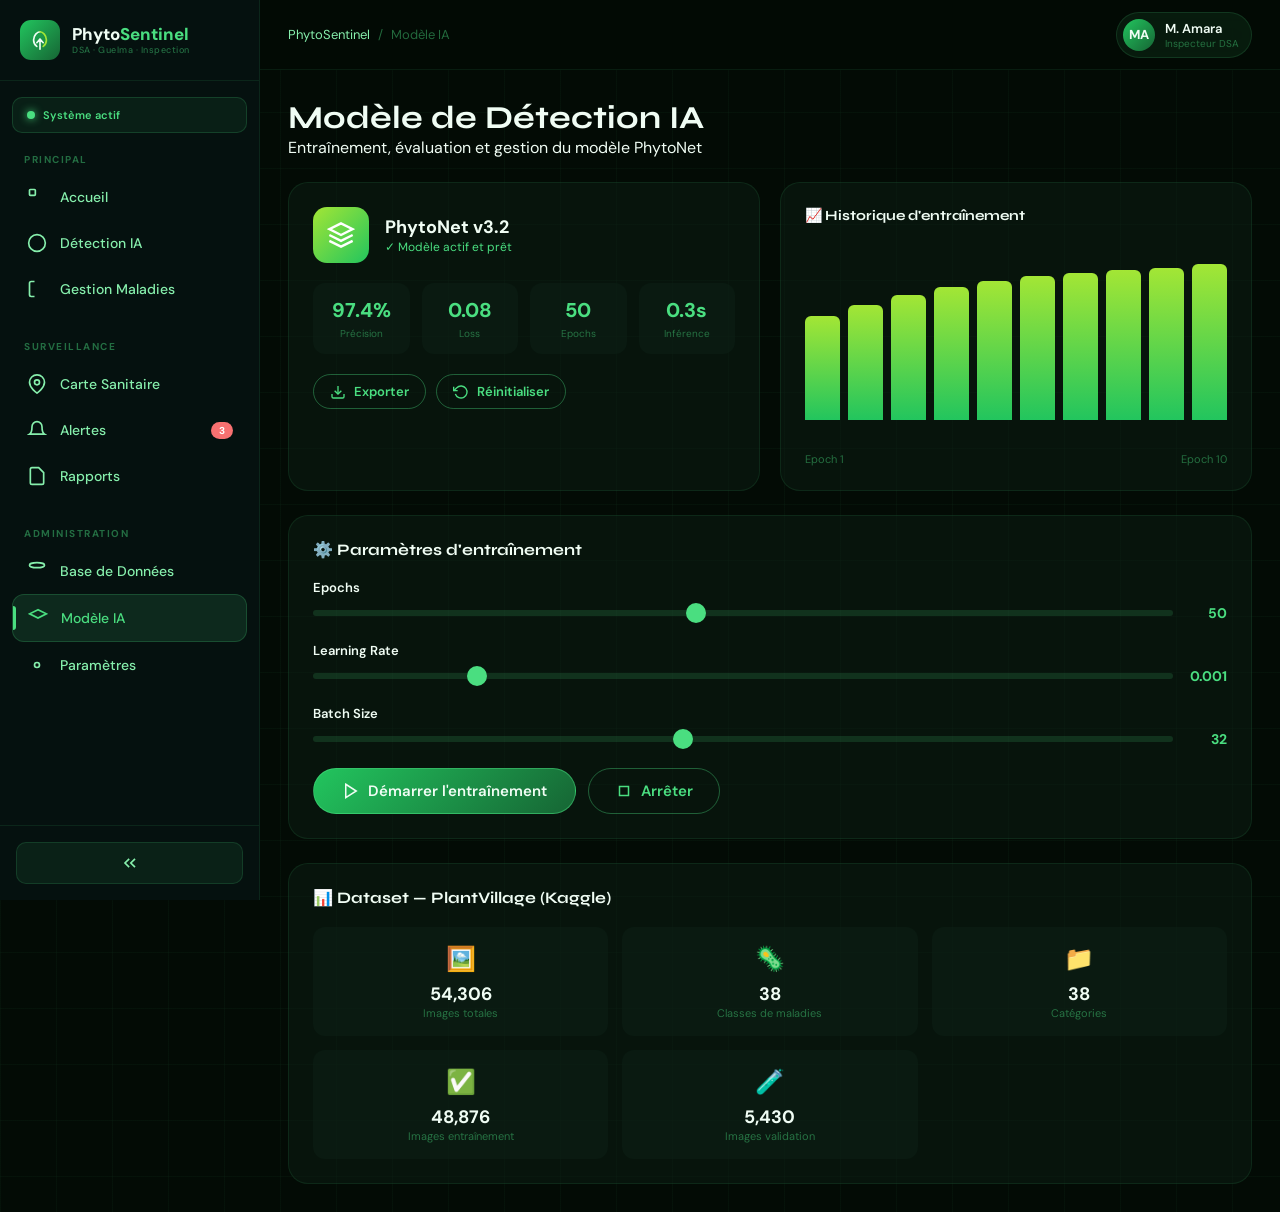
<file: frontend/pages/modele.html>
<!DOCTYPE html>
<html lang="fr" dir="ltr">
<head>
  <meta charset="UTF-8">
  <meta name="viewport" content="width=device-width, initial-scale=1.0">
  <title>Modèle IA - PhytoSentinel Guelma</title>
  <link rel="preconnect" href="https://fonts.googleapis.com">
  <link href="https://fonts.googleapis.com/css2?family=Syne:wght@400;600;700;800&family=DM+Sans:wght@300;400;500;600&display=swap" rel="stylesheet">
  <link rel="stylesheet" href="../css/styles.css">
  <style>
    .model-overview { display: grid; grid-template-columns: 1fr 1fr; gap: 20px; margin-bottom: 24px; }
    .model-card { background: rgba(12, 31, 20, 0.5); border: 1px solid rgba(74, 222, 128, 0.1); border-radius: 20px; padding: 24px; }
    .model-header { display: flex; align-items: center; gap: 16px; margin-bottom: 20px; }
    .model-icon { width: 56px; height: 56px; border-radius: 14px; background: linear-gradient(135deg, var(--lime), var(--green-mid)); display: flex; align-items: center; justify-content: center; }
    .model-title { font-size: 18px; font-weight: 700; color: var(--t1); }
    .model-version { font-size: 12px; color: var(--green); }
    .model-stats { display: grid; grid-template-columns: repeat(4, 1fr); gap: 12px; margin-bottom: 20px; }
    .model-stat { text-align: center; padding: 14px; background: rgba(12, 31, 20, 0.6); border-radius: 12px; }
    .model-stat-value { font-size: 20px; font-weight: 800; color: var(--green); }
    .model-stat-label { font-size: 10px; color: var(--tm); margin-top: 4px; }
    .chart-container { height: 200px; display: flex; align-items: flex-end; gap: 8px; padding: 20px 0; }
    .chart-bar { flex: 1; background: linear-gradient(180deg, var(--lime), var(--green-mid)); border-radius: 6px 6px 0 0; min-height: 10px; transition: height 1s ease; }
    .training-controls { background: rgba(12, 31, 20, 0.5); border: 1px solid rgba(74, 222, 128, 0.1); border-radius: 20px; padding: 24px; }
    .control-group { margin-bottom: 20px; }
    .control-label { font-size: 13px; font-weight: 600; color: var(--t1); margin-bottom: 8px; }
    .slider-container { display: flex; align-items: center; gap: 14px; }
    .slider { flex: 1; -webkit-appearance: none; height: 6px; background: rgba(74, 222, 128, 0.15); border-radius: 10px; outline: none; }
    .slider::-webkit-slider-thumb { -webkit-appearance: none; width: 20px; height: 20px; background: var(--green); border-radius: 50%; cursor: pointer; }
    .slider-value { font-size: 14px; font-weight: 700; color: var(--green); min-width: 40px; text-align: right; }
    .progress-section { margin-top: 20px; }
    .progress-header { display: flex; justify-content: space-between; margin-bottom: 10px; }
    .progress-label { font-size: 13px; color: var(--t3); }
    .progress-value { font-size: 13px; font-weight: 600; color: var(--green); }
    .dataset-info { background: rgba(12, 31, 20, 0.5); border: 1px solid rgba(74, 222, 128, 0.1); border-radius: 20px; padding: 24px; }
    .dataset-grid { display: grid; grid-template-columns: repeat(3, 1fr); gap: 14px; }
    .dataset-item { background: rgba(12, 31, 20, 0.6); border-radius: 12px; padding: 16px; text-align: center; }
    .dataset-item-icon { font-size: 24px; margin-bottom: 8px; }
    .dataset-item-value { font-size: 18px; font-weight: 700; color: var(--t1); }
    .dataset-item-label { font-size: 11px; color: var(--tm); }
    @media (max-width: 900px) { .model-overview { grid-template-columns: 1fr; } .model-stats { grid-template-columns: repeat(2, 1fr); } .dataset-grid { grid-template-columns: 1fr; } }
  </style>
</head>
<body class="grid-bg">
  <div class="app-container">
    <aside class="sidebar">
      <div class="sidebar-header"><div class="sidebar-logo"><div class="sidebar-logo-icon"><svg width="22" height="22" viewBox="0 0 24 24" fill="none"><path d="M12 3C9 3 5 7 5 12c0 3 1.4 5.5 3.5 7" stroke="#f0fdf4" stroke-width="1.8" stroke-linecap="round"/><path d="M12 3c3 0 7 4 7 9c0 3-1.4 5.5-3.5 7" stroke="#a3e635" stroke-width="1.8" stroke-linecap="round"/><path d="M12 22V11M8.5 15l3.5-4 3.5 4" stroke="#f0fdf4" stroke-width="1.8" stroke-linecap="round" stroke-linejoin="round"/></svg></div><div class="sidebar-logo-text"><div class="sidebar-logo-title">Phyto<span>Sentinel</span></div><div class="sidebar-logo-subtitle">DSA · Guelma · Inspection</div></div></div></div>
      <nav class="sidebar-nav">
        <div class="system-status"><div class="system-status-dot blink"></div><span class="system-status-text">Système actif</span></div>
        <div class="nav-section"><div class="nav-section-title">Principal</div><a href="index.html" class="nav-item"><span class="nav-item-icon"><svg width="20" height="20" viewBox="0 0 24 24" fill="none" stroke="currentColor" stroke-width="2"><rect x="3" y="3" width="7" height="7" rx="1"/></svg></span><span class="nav-item-text">Accueil</span></a><a href="detection.html" class="nav-item"><span class="nav-item-icon"><svg width="20" height="20" viewBox="0 0 24 24" fill="none" stroke="currentColor" stroke-width="2"><circle cx="12" cy="12" r="10"/></svg></span><span class="nav-item-text">Détection IA</span></a><a href="maladies.html" class="nav-item"><span class="nav-item-icon"><svg width="20" height="20" viewBox="0 0 24 24" fill="none" stroke="currentColor" stroke-width="2"><path d="M9 21H5a2 2 0 01-2-2V5a2 2 0 012-2h4"/></svg></span><span class="nav-item-text">Gestion Maladies</span></a></div>
        <div class="nav-section"><div class="nav-section-title">Surveillance</div><a href="carte.html" class="nav-item"><span class="nav-item-icon"><svg width="20" height="20" viewBox="0 0 24 24" fill="none" stroke="currentColor" stroke-width="2"><path d="M21 10c0 7-9 13-9 13s-9-6-9-13a9 9 0 0118 0z"/><circle cx="12" cy="10" r="3"/></svg></span><span class="nav-item-text">Carte Sanitaire</span></a><a href="alertes.html" class="nav-item"><span class="nav-item-icon"><svg width="20" height="20" viewBox="0 0 24 24" fill="none" stroke="currentColor" stroke-width="2"><path d="M18 8A6 6 0 006 8c0 7-3 9-3 9h18s-3-2-3-9"/></svg></span><span class="nav-item-text">Alertes</span><span class="nav-item-badge">3</span></a><a href="rapports.html" class="nav-item"><span class="nav-item-icon"><svg width="20" height="20" viewBox="0 0 24 24" fill="none" stroke="currentColor" stroke-width="2"><path d="M14 2H6a2 2 0 00-2 2v16a2 2 0 002 2h12a2 2 0 002-2V8z"/></svg></span><span class="nav-item-text">Rapports</span></a></div>
        <div class="nav-section"><div class="nav-section-title">Administration</div><a href="database.html" class="nav-item"><span class="nav-item-icon"><svg width="20" height="20" viewBox="0 0 24 24" fill="none" stroke="currentColor" stroke-width="2"><ellipse cx="12" cy="5" rx="9" ry="3"/></svg></span><span class="nav-item-text">Base de Données</span></a><a href="modele.html" class="nav-item active"><span class="nav-item-icon"><svg width="20" height="20" viewBox="0 0 24 24" fill="none" stroke="currentColor" stroke-width="2"><path d="M12 2L2 7l10 5 10-5-10-5z"/></svg></span><span class="nav-item-text">Modèle IA</span></a><a href="parametres.html" class="nav-item"><span class="nav-item-icon"><svg width="20" height="20" viewBox="0 0 24 24" fill="none" stroke="currentColor" stroke-width="2"><circle cx="12" cy="12" r="3"/></svg></span><span class="nav-item-text">Paramètres</span></a></div>
      </nav>
      <div class="sidebar-footer"><button class="sidebar-toggle" onclick="Sidebar.toggle()"><svg width="20" height="20" viewBox="0 0 24 24" fill="none" stroke="currentColor" stroke-width="2"><polyline points="11 17 6 12 11 7"/><polyline points="18 17 13 12 18 7"/></svg></button></div>
    </aside>
    <main class="main-content">
      <header class="header"><div class="header-left"><div class="header-breadcrumb"><a href="index.html">PhytoSentinel</a><span>/</span><span>Modèle IA</span></div></div><div class="header-actions"><div class="header-user"><div class="header-user-avatar">MA</div><div class="header-user-info"><div class="header-user-name">M. Amara</div><div class="header-user-role">Inspecteur DSA</div></div></div></div></header>
      <div class="page-content">
        <div class="page-header" style="margin-bottom: 24px;"><h1 class="page-title">Modèle de Détection IA</h1><p class="page-subtitle">Entraînement, évaluation et gestion du modèle PhytoNet</p></div>
        <div class="model-overview">
          <div class="model-card">
            <div class="model-header"><div class="model-icon"><svg width="28" height="28" viewBox="0 0 24 24" fill="none" stroke="white" stroke-width="2"><path d="M12 2L2 7l10 5 10-5-10-5z"/><path d="M2 17l10 5 10-5"/><path d="M2 12l10 5 10-5"/></svg></div><div><div class="model-title">PhytoNet v3.2</div><div class="model-version">✓ Modèle actif et prêt</div></div></div>
            <div class="model-stats"><div class="model-stat"><div class="model-stat-value">97.4%</div><div class="model-stat-label">Précision</div></div><div class="model-stat"><div class="model-stat-value">0.08</div><div class="model-stat-label">Loss</div></div><div class="model-stat"><div class="model-stat-value">50</div><div class="model-stat-label">Epochs</div></div><div class="model-stat"><div class="model-stat-value">0.3s</div><div class="model-stat-label">Inférence</div></div></div>
            <div style="display: flex; gap: 10px;"><button class="btn btn-sm btn-o"><svg width="16" height="16" viewBox="0 0 24 24" fill="none" stroke="currentColor" stroke-width="2"><path d="M21 15v4a2 2 0 01-2 2H5a2 2 0 01-2-2v-4"/><polyline points="7 10 12 15 17 10"/><line x1="12" y1="15" x2="12" y2="3"/></svg>Exporter</button><button class="btn btn-sm btn-o"><svg width="16" height="16" viewBox="0 0 24 24" fill="none" stroke="currentColor" stroke-width="2"><polyline points="1 4 1 10 7 10"/><path d="M3.51 15a9 9 0 102.13-9.36L1 10"/></svg>Réinitialiser</button></div>
          </div>
          <div class="model-card">
            <h4 style="font-size: 14px; font-weight: 700; color: var(--t1); margin-bottom: 16px;">📈 Historique d'entraînement</h4>
            <div class="chart-container" id="accuracyChart"><div class="chart-bar" style="height: 65%;"></div><div class="chart-bar" style="height: 72%;"></div><div class="chart-bar" style="height: 78%;"></div><div class="chart-bar" style="height: 83%;"></div><div class="chart-bar" style="height: 87%;"></div><div class="chart-bar" style="height: 90%;"></div><div class="chart-bar" style="height: 92%;"></div><div class="chart-bar" style="height: 94%;"></div><div class="chart-bar" style="height: 95%;"></div><div class="chart-bar" style="height: 97.4%;"></div></div>
            <div style="display: flex; justify-content: space-between; margin-top: 12px; font-size: 11px; color: var(--tm);"><span>Epoch 1</span><span>Epoch 10</span></div>
          </div>
        </div>
        <div class="training-controls">
          <h3 style="font-size: 16px; font-weight: 700; color: var(--t1); margin-bottom: 20px;">⚙️ Paramètres d'entraînement</h3>
          <div class="control-group"><div class="control-label">Epochs</div><div class="slider-container"><input type="range" class="slider" min="10" max="100" value="50" id="epochsSlider"><span class="slider-value" id="epochsValue">50</span></div></div>
          <div class="control-group"><div class="control-label">Learning Rate</div><div class="slider-container"><input type="range" class="slider" min="1" max="50" value="10" id="lrSlider"><span class="slider-value" id="lrValue">0.001</span></div></div>
          <div class="control-group"><div class="control-label">Batch Size</div><div class="slider-container"><input type="range" class="slider" min="8" max="64" value="32" id="batchSlider"><span class="slider-value" id="batchValue">32</span></div></div>
          <div class="progress-section" id="trainingProgress" style="display: none;"><div class="progress-header"><span class="progress-label">Progression de l'entraînement...</span><span class="progress-value" id="progressPercent">0%</span></div><div class="bar" style="height: 8px;"><div class="fill" id="progressFill" style="width: 0%; background: linear-gradient(90deg, var(--lime), var(--green));"></div></div></div>
          <div style="display: flex; gap: 12px; margin-top: 20px;"><button class="btn" id="trainBtn" onclick="startTraining()"><svg width="18" height="18" viewBox="0 0 24 24" fill="none" stroke="currentColor" stroke-width="2"><polygon points="5 3 19 12 5 21 5 3"/></svg>Démarrer l'entraînement</button><button class="btn btn-o" onclick="stopTraining()"><svg width="18" height="18" viewBox="0 0 24 24" fill="none" stroke="currentColor" stroke-width="2"><rect x="6" y="6" width="12" height="12"/></svg>Arrêter</button></div>
        </div>
        <div class="dataset-info" style="margin-top: 24px;">
          <h3 style="font-size: 16px; font-weight: 700; color: var(--t1); margin-bottom: 20px;">📊 Dataset — PlantVillage (Kaggle)</h3>
          <div class="dataset-grid"><div class="dataset-item"><div class="dataset-item-icon">🖼️</div><div class="dataset-item-value">54,306</div><div class="dataset-item-label">Images totales</div></div><div class="dataset-item"><div class="dataset-item-icon">🦠</div><div class="dataset-item-value">38</div><div class="dataset-item-label">Classes de maladies</div></div><div class="dataset-item"><div class="dataset-item-icon">📁</div><div class="dataset-item-value">38</div><div class="dataset-item-label">Catégories</div></div><div class="dataset-item"><div class="dataset-item-icon">✅</div><div class="dataset-item-value">48,876</div><div class="dataset-item-label">Images entraînement</div></div><div class="dataset-item"><div class="dataset-item-icon">🧪</div><div class="dataset-item-value">5,430</div><div class="dataset-item-label">Images validation</div></div></div>
        </div>
      </div>
    </main>
  </div>
  <script src="../js/utils.js"></script>
  <script>
    document.getElementById('epochsSlider').addEventListener('input', function(e) { document.getElementById('epochsValue').textContent = e.target.value; });
    document.getElementById('lrSlider').addEventListener('input', function(e) { document.getElementById('lrValue').textContent = (e.target.value / 10000).toFixed(4); });
    document.getElementById('batchSlider').addEventListener('input', function(e) { document.getElementById('batchValue').textContent = e.target.value; });
    function startTraining() {
      document.getElementById('trainingProgress').style.display = 'block';
      document.getElementById('trainBtn').disabled = true;
      PhytoSentinel.Notifications.info('Entraînement started... Connect to backend for real training.');
      let progress = 0;
      const interval = setInterval(function() {
        progress += 2;
        document.getElementById('progressPercent').textContent = progress + '%';
        document.getElementById('progressFill').style.width = progress + '%';
        if (progress >= 100) {
          clearInterval(interval);
          document.getElementById('trainBtn').disabled = false;
          PhytoSentinel.Notifications.success('Entraînement terminé!');
        }
      }, 500);
    }
    function stopTraining() { PhytoSentinel.Notifications.warning('Entraînement arrêté'); }
  </script>
</body>
</html>
</file>
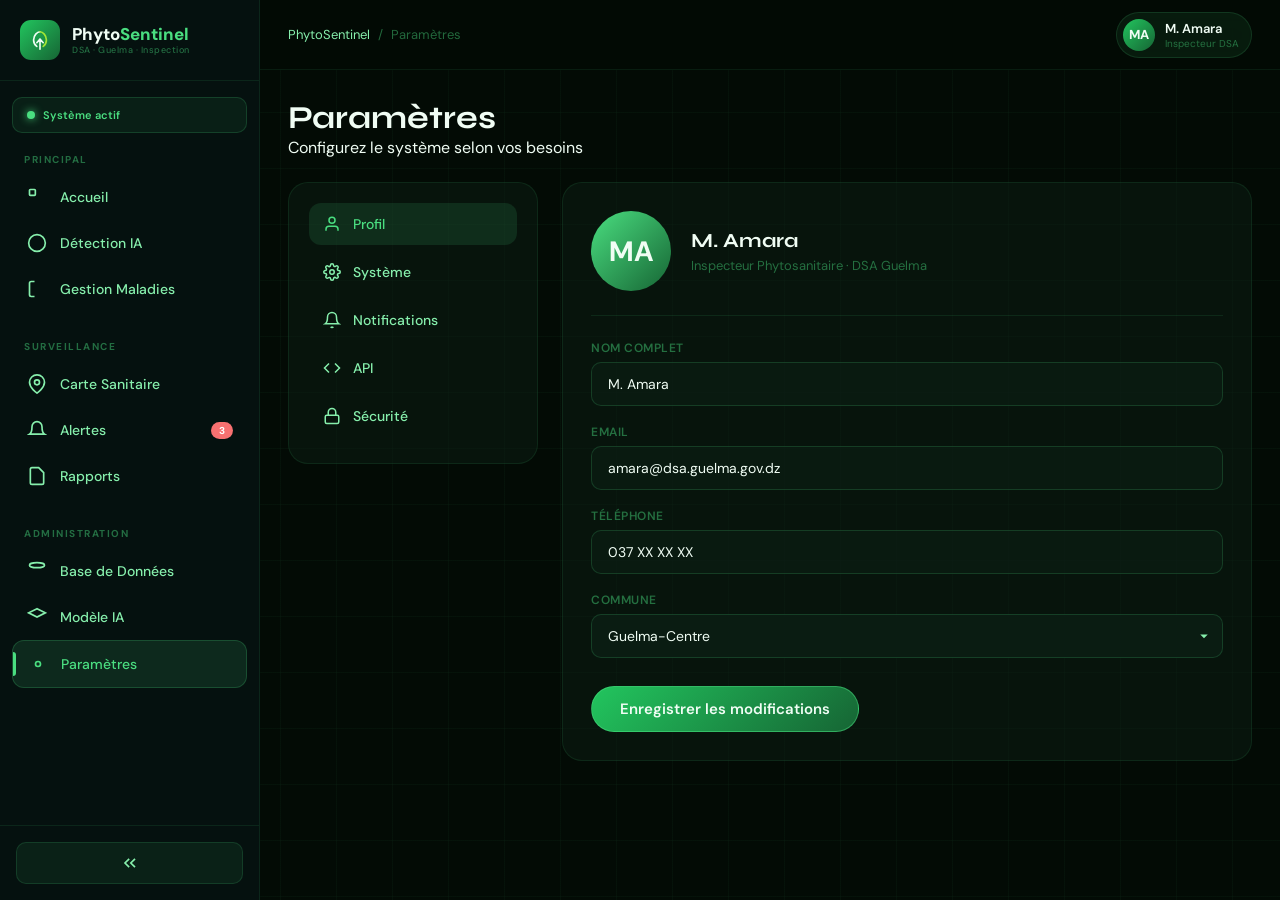
<file: frontend/pages/parametres.html>
<!DOCTYPE html>
<html lang="fr" dir="ltr">
<head>
  <meta charset="UTF-8">
  <meta name="viewport" content="width=device-width, initial-scale=1.0">
  <title>Paramètres - PhytoSentinel Guelma</title>
  <link rel="preconnect" href="https://fonts.googleapis.com">
  <link href="https://fonts.googleapis.com/css2?family=Syne:wght@400;600;700;800&family=DM+Sans:wght@300;400;500;600&display=swap" rel="stylesheet">
  <link rel="stylesheet" href="../css/styles.css">
  <style>
    .settings-grid { display: grid; grid-template-columns: 250px 1fr; gap: 24px; }
    .settings-nav { background: rgba(12, 31, 20, 0.5); border: 1px solid rgba(74, 222, 128, 0.1); border-radius: 20px; padding: 20px; height: fit-content; }
    .settings-nav-item { display: flex; align-items: center; gap: 12px; padding: 12px 14px; border-radius: 12px; color: var(--t3); font-size: 14px; font-weight: 500; cursor: pointer; transition: all 0.2s; margin-bottom: 6px; }
    .settings-nav-item:hover { background: rgba(74, 222, 128, 0.08); color: var(--green); }
    .settings-nav-item.active { background: rgba(74, 222, 128, 0.12); color: var(--green); }
    .settings-content { background: rgba(12, 31, 20, 0.5); border: 1px solid rgba(74, 222, 128, 0.1); border-radius: 20px; padding: 28px; }
    .settings-section { margin-bottom: 28px; }
    .settings-section:last-child { margin-bottom: 0; }
    .settings-section-title { font-size: 16px; font-weight: 700; color: var(--t1); margin-bottom: 16px; padding-bottom: 12px; border-bottom: 1px solid rgba(74, 222, 128, 0.1); }
    .setting-row { display: flex; justify-content: space-between; align-items: center; padding: 14px 0; border-bottom: 1px solid rgba(74, 222, 128, 0.05); }
    .setting-row:last-child { border-bottom: none; }
    .setting-info { flex: 1; }
    .setting-label { font-size: 14px; font-weight: 600; color: var(--t1); margin-bottom: 2px; }
    .setting-desc { font-size: 12px; color: var(--tm); }
    .toggle { position: relative; width: 48px; height: 26px; }
    .toggle input { opacity: 0; width: 0; height: 0; }
    .toggle-slider { position: absolute; cursor: pointer; top: 0; left: 0; right: 0; bottom: 0; background: rgba(74, 222, 128, 0.15); border-radius: 26px; transition: 0.3s; }
    .toggle-slider::before { position: absolute; content: ""; height: 20px; width: 20px; left: 3px; bottom: 3px; background: var(--t1); border-radius: 50%; transition: 0.3s; }
    .toggle input:checked + .toggle-slider { background: var(--green); }
    .toggle input:checked + .toggle-slider::before { transform: translateX(22px); }
    .profile-header { display: flex; align-items: center; gap: 20px; margin-bottom: 24px; padding-bottom: 24px; border-bottom: 1px solid rgba(74, 222, 128, 0.1); }
    .profile-avatar { width: 80px; height: 80px; border-radius: 50%; background: linear-gradient(135deg, var(--green), var(--green-dk)); display: flex; align-items: center; justify-content: center; font-size: 28px; font-weight: 700; }
    .profile-info h3 { font-size: 20px; font-weight: 700; color: var(--t1); margin-bottom: 4px; }
    .profile-info p { font-size: 13px; color: var(--tm); }
    .api-key-box { display: flex; gap: 10px; align-items: center; }
    .api-key-input { flex: 1; background: rgba(12, 31, 20, 0.6); border: 1px solid rgba(74, 222, 128, 0.2); border-radius: 10px; padding: 12px 16px; color: var(--t1); font-family: monospace; font-size: 13px; }
    @media (max-width: 900px) { .settings-grid { grid-template-columns: 1fr; } }
  </style>
</head>
<body class="grid-bg">
  <div class="app-container">
    <aside class="sidebar">
      <div class="sidebar-header"><div class="sidebar-logo"><div class="sidebar-logo-icon"><svg width="22" height="22" viewBox="0 0 24 24" fill="none"><path d="M12 3C9 3 5 7 5 12c0 3 1.4 5.5 3.5 7" stroke="#f0fdf4" stroke-width="1.8" stroke-linecap="round"/><path d="M12 3c3 0 7 4 7 9c0 3-1.4 5.5-3.5 7" stroke="#a3e635" stroke-width="1.8" stroke-linecap="round"/><path d="M12 22V11M8.5 15l3.5-4 3.5 4" stroke="#f0fdf4" stroke-width="1.8" stroke-linecap="round" stroke-linejoin="round"/></svg></div><div class="sidebar-logo-text"><div class="sidebar-logo-title">Phyto<span>Sentinel</span></div><div class="sidebar-logo-subtitle">DSA · Guelma · Inspection</div></div></div></div>
      <nav class="sidebar-nav">
        <div class="system-status"><div class="system-status-dot blink"></div><span class="system-status-text">Système actif</span></div>
        <div class="nav-section"><div class="nav-section-title">Principal</div><a href="index.html" class="nav-item"><span class="nav-item-icon"><svg width="20" height="20" viewBox="0 0 24 24" fill="none" stroke="currentColor" stroke-width="2"><rect x="3" y="3" width="7" height="7" rx="1"/></svg></span><span class="nav-item-text">Accueil</span></a><a href="detection.html" class="nav-item"><span class="nav-item-icon"><svg width="20" height="20" viewBox="0 0 24 24" fill="none" stroke="currentColor" stroke-width="2"><circle cx="12" cy="12" r="10"/></svg></span><span class="nav-item-text">Détection IA</span></a><a href="maladies.html" class="nav-item"><span class="nav-item-icon"><svg width="20" height="20" viewBox="0 0 24 24" fill="none" stroke="currentColor" stroke-width="2"><path d="M9 21H5a2 2 0 01-2-2V5a2 2 0 012-2h4"/></svg></span><span class="nav-item-text">Gestion Maladies</span></a></div>
        <div class="nav-section"><div class="nav-section-title">Surveillance</div><a href="carte.html" class="nav-item"><span class="nav-item-icon"><svg width="20" height="20" viewBox="0 0 24 24" fill="none" stroke="currentColor" stroke-width="2"><path d="M21 10c0 7-9 13-9 13s-9-6-9-13a9 9 0 0118 0z"/><circle cx="12" cy="10" r="3"/></svg></span><span class="nav-item-text">Carte Sanitaire</span></a><a href="alertes.html" class="nav-item"><span class="nav-item-icon"><svg width="20" height="20" viewBox="0 0 24 24" fill="none" stroke="currentColor" stroke-width="2"><path d="M18 8A6 6 0 006 8c0 7-3 9-3 9h18s-3-2-3-9"/></svg></span><span class="nav-item-text">Alertes</span><span class="nav-item-badge">3</span></a><a href="rapports.html" class="nav-item"><span class="nav-item-icon"><svg width="20" height="20" viewBox="0 0 24 24" fill="none" stroke="currentColor" stroke-width="2"><path d="M14 2H6a2 2 0 00-2 2v16a2 2 0 002 2h12a2 2 0 002-2V8z"/></svg></span><span class="nav-item-text">Rapports</span></a></div>
        <div class="nav-section"><div class="nav-section-title">Administration</div><a href="database.html" class="nav-item"><span class="nav-item-icon"><svg width="20" height="20" viewBox="0 0 24 24" fill="none" stroke="currentColor" stroke-width="2"><ellipse cx="12" cy="5" rx="9" ry="3"/></svg></span><span class="nav-item-text">Base de Données</span></a><a href="modele.html" class="nav-item"><span class="nav-item-icon"><svg width="20" height="20" viewBox="0 0 24 24" fill="none" stroke="currentColor" stroke-width="2"><path d="M12 2L2 7l10 5 10-5-10-5z"/></svg></span><span class="nav-item-text">Modèle IA</span></a><a href="parametres.html" class="nav-item active"><span class="nav-item-icon"><svg width="20" height="20" viewBox="0 0 24 24" fill="none" stroke="currentColor" stroke-width="2"><circle cx="12" cy="12" r="3"/></svg></span><span class="nav-item-text">Paramètres</span></a></div>
      </nav>
      <div class="sidebar-footer"><button class="sidebar-toggle" onclick="Sidebar.toggle()"><svg width="20" height="20" viewBox="0 0 24 24" fill="none" stroke="currentColor" stroke-width="2"><polyline points="11 17 6 12 11 7"/><polyline points="18 17 13 12 18 7"/></svg></button></div>
    </aside>
    <main class="main-content">
      <header class="header"><div class="header-left"><div class="header-breadcrumb"><a href="index.html">PhytoSentinel</a><span>/</span><span>Paramètres</span></div></div><div class="header-actions"><div class="header-user"><div class="header-user-avatar">MA</div><div class="header-user-info"><div class="header-user-name">M. Amara</div><div class="header-user-role">Inspecteur DSA</div></div></div></div></header>
      <div class="page-content">
        <div class="page-header" style="margin-bottom: 24px;"><h1 class="page-title">Paramètres</h1><p class="page-subtitle">Configurez le système selon vos besoins</p></div>
        <div class="settings-grid">
          <div class="settings-nav">
            <div class="settings-nav-item active" onclick="switchSection('profile')"><svg width="18" height="18" viewBox="0 0 24 24" fill="none" stroke="currentColor" stroke-width="2"><path d="M20 21v-2a4 4 0 00-4-4H8a4 4 0 00-4 4v2"/><circle cx="12" cy="7" r="4"/></svg>Profil</div>
            <div class="settings-nav-item" onclick="switchSection('system')"><svg width="18" height="18" viewBox="0 0 24 24" fill="none" stroke="currentColor" stroke-width="2"><circle cx="12" cy="12" r="3"/><path d="M19.4 15a1.65 1.65 0 00.33 1.82l.06.06a2 2 0 010 2.83 2 2 0 01-2.83 0l-.06-.06a1.65 1.65 0 00-1.82-.33 1.65 1.65 0 00-1 1.51V21a2 2 0 01-2 2 2 2 0 01-2-2v-.09A1.65 1.65 0 009 19.4a1.65 1.65 0 00-1.82.33l-.06.06a2 2 0 01-2.83 0 2 2 0 010-2.83l.06-.06a1.65 1.65 0 00.33-1.82 1.65 1.65 0 00-1.51-1H3a2 2 0 01-2-2 2 2 0 012-2h.09A1.65 1.65 0 004.6 9a1.65 1.65 0 00-.33-1.82l-.06-.06a2 2 0 010-2.83 2 2 0 012.83 0l.06.06a1.65 1.65 0 001.82.33H9a1.65 1.65 0 001-1.51V3a2 2 0 012-2 2 2 0 012 2v.09a1.65 1.65 0 001 1.51 1.65 1.65 0 001.82-.33l.06-.06a2 2 0 012.83 0 2 2 0 010 2.83l-.06.06a1.65 1.65 0 00-.33 1.82V9a1.65 1.65 0 001.51 1H21a2 2 0 012 2 2 2 0 01-2 2h-.09a1.65 1.65 0 00-1.51 1z"/></svg>Système</div>
            <div class="settings-nav-item" onclick="switchSection('notifications')"><svg width="18" height="18" viewBox="0 0 24 24" fill="none" stroke="currentColor" stroke-width="2"><path d="M18 8A6 6 0 006 8c0 7-3 9-3 9h18s-3-2-3-9"/><path d="M13.73 21a2 2 0 01-3.46 0"/></svg>Notifications</div>
            <div class="settings-nav-item" onclick="switchSection('api')"><svg width="18" height="18" viewBox="0 0 24 24" fill="none" stroke="currentColor" stroke-width="2"><polyline points="16 18 22 12 16 6"/><polyline points="8 6 2 12 8 18"/></svg>API</div>
            <div class="settings-nav-item" onclick="switchSection('security')"><svg width="18" height="18" viewBox="0 0 24 24" fill="none" stroke="currentColor" stroke-width="2"><rect x="3" y="11" width="18" height="11" rx="2" ry="2"/><path d="M7 11V7a5 5 0 0110 0v4"/></svg>Sécurité</div>
          </div>
          <div class="settings-content">
            <div id="section-profile">
              <div class="settings-section">
                <div class="profile-header"><div class="profile-avatar">MA</div><div class="profile-info"><h3>M. Amara</h3><p>Inspecteur Phytosanitaire · DSA Guelma</p></div></div>
                <div class="form-group"><label class="form-label">NOM COMPLET</label><input type="text" class="form-input" value="M. Amara"></div>
                <div class="form-row"><div class="form-group"><label class="form-label">EMAIL</label><input type="email" class="form-input" value="amara@dsa.guelma.gov.dz"></div><div class="form-group"><label class="form-label">TÉLÉPHONE</label><input type="tel" class="form-input" value="037 XX XX XX"></div></div>
                <div class="form-group"><label class="form-label">COMMUNE</label><select class="form-select"><option selected>Guelma-Centre</option><option>Belkheir</option><option>Bouchegouf</option></select></div>
              </div>
              <button class="btn">Enregistrer les modifications</button>
            </div>
            <div id="section-system" style="display: none;">
              <div class="settings-section">
                <h4 class="settings-section-title">🖥️ Configuration du Système</h4>
                <div class="setting-row"><div class="setting-info"><div class="setting-label">Mode automatique</div><div class="setting-desc">Activer la détection automatique des maladies</div></div><label class="toggle"><input type="checkbox" checked><span class="toggle-slider"></span></label></div>
                <div class="setting-row"><div class="setting-info"><div class="setting-label">Alertes email</div><div class="setting-desc">Envoyer des alertes par email aux inspectors</div></div><label class="toggle"><input type="checkbox" checked><span class="toggle-slider"></span></label></div>
                <div class="setting-row"><div class="setting-info"><div class="setting-label">Sauvegarde automatique</div><div class="setting-desc">Sauvegarder les données chaque jour à 18h</div></div><label class="toggle"><input type="checkbox" checked><span class="toggle-slider"></span></label></div>
              </div>
            </div>
            <div id="section-notifications" style="display: none;">
              <div class="settings-section">
                <h4 class="settings-section-title">🔔 Préférences de Notifications</h4>
                <div class="setting-row"><div class="setting-info"><div class="setting-label">Alertes critiques</div><div class="setting-desc">Notifications pour les alertes de niveau critique</div></div><label class="toggle"><input type="checkbox" checked><span class="toggle-slider"></span></label></div>
                <div class="setting-row"><div class="setting-info"><div class="setting-label">Rapports hebdomadaires</div><div class="setting-desc">Résumé automatique chaque lundi matin</div></div><label class="toggle"><input type="checkbox" checked><span class="toggle-slider"></span></label></div>
                <div class="setting-row"><div class="setting-info"><div class="setting-label">Mises à jour modèle</div><div class="setting-desc">Notification quand le modèle est amélioré</div></div><label class="toggle"><input type="checkbox"><span class="toggle-slider"></span></label></div>
              </div>
            </div>
            <div id="section-api" style="display: none;">
              <div class="settings-section">
                <h4 class="settings-section-title">🔑 Clés API</h4>
                <div class="form-group"><label class="form-label">CLÉ API PRINCIPALE</label><div class="api-key-box"><input type="password" class="api-key-input" value="phytosentinel-api-key-xxxxx-xxxxx" readonly><button class="btn btn-sm btn-o"><svg width="16" height="16" viewBox="0 0 24 24" fill="none" stroke="currentColor" stroke-width="2"><rect x="9" y="9" width="13" height="13" rx="2" ry="2"/><path d="M5 15H4a2 2 0 01-2-2V4a2 2 0 012-2h9a2 2 0 012 2v1"/></svg></button></div></div>
                <div style="margin-top: 12px;"><button class="btn btn-sm btn-o">Générer nouvelle clé</button></div>
              </div>
              <div class="settings-section">
                <h4 class="settings-section-title">🌐 Endpoints API</h4>
                <div style="background: rgba(12, 31, 20, 0.6); border-radius: 12px; padding: 16px; font-family: monospace; font-size: 12px;"><div style="color: var(--green); margin-bottom: 8px;">GET /api/stats</div><div style="color: var(--teal); margin-bottom: 8px;">POST /api/upload-image</div><div style="color: var(--amber); margin-bottom: 8px;">GET /api/diseases</div><div style="color: var(--lime); margin-bottom: 8px;">POST /api/alerts</div></div>
              </div>
            </div>
            <div id="section-security" style="display: none;">
              <div class="settings-section">
                <h4 class="settings-section-title">🔒 Sécurité</h4>
                <div class="form-group"><label class="form-label">MOT DE PASSE ACTUEL</label><input type="password" class="form-input"></div>
                <div class="form-group"><label class="form-label">NOUVEAU MOT DE PASSE</label><input type="password" class="form-input"></div>
                <div class="form-group"><label class="form-label">CONFIRMER LE MOT DE PASSE</label><input type="password" class="form-input"></div>
              </div>
              <button class="btn">Mettre à jour le mot de passe</button>
            </div>
          </div>
        </div>
      </div>
    </main>
  </div>
  <script src="../js/utils.js"></script>
  <script>
    function switchSection(name) {
      document.querySelectorAll('.settings-nav-item').forEach(item => item.classList.remove('active'));
      event.target.closest('.settings-nav-item').classList.add('active');
      document.querySelectorAll('[id^="section-"]').forEach(section => section.style.display = 'none');
      document.getElementById('section-' + name).style.display = 'block';
    }
  </script>
</body>
</html>
</file>
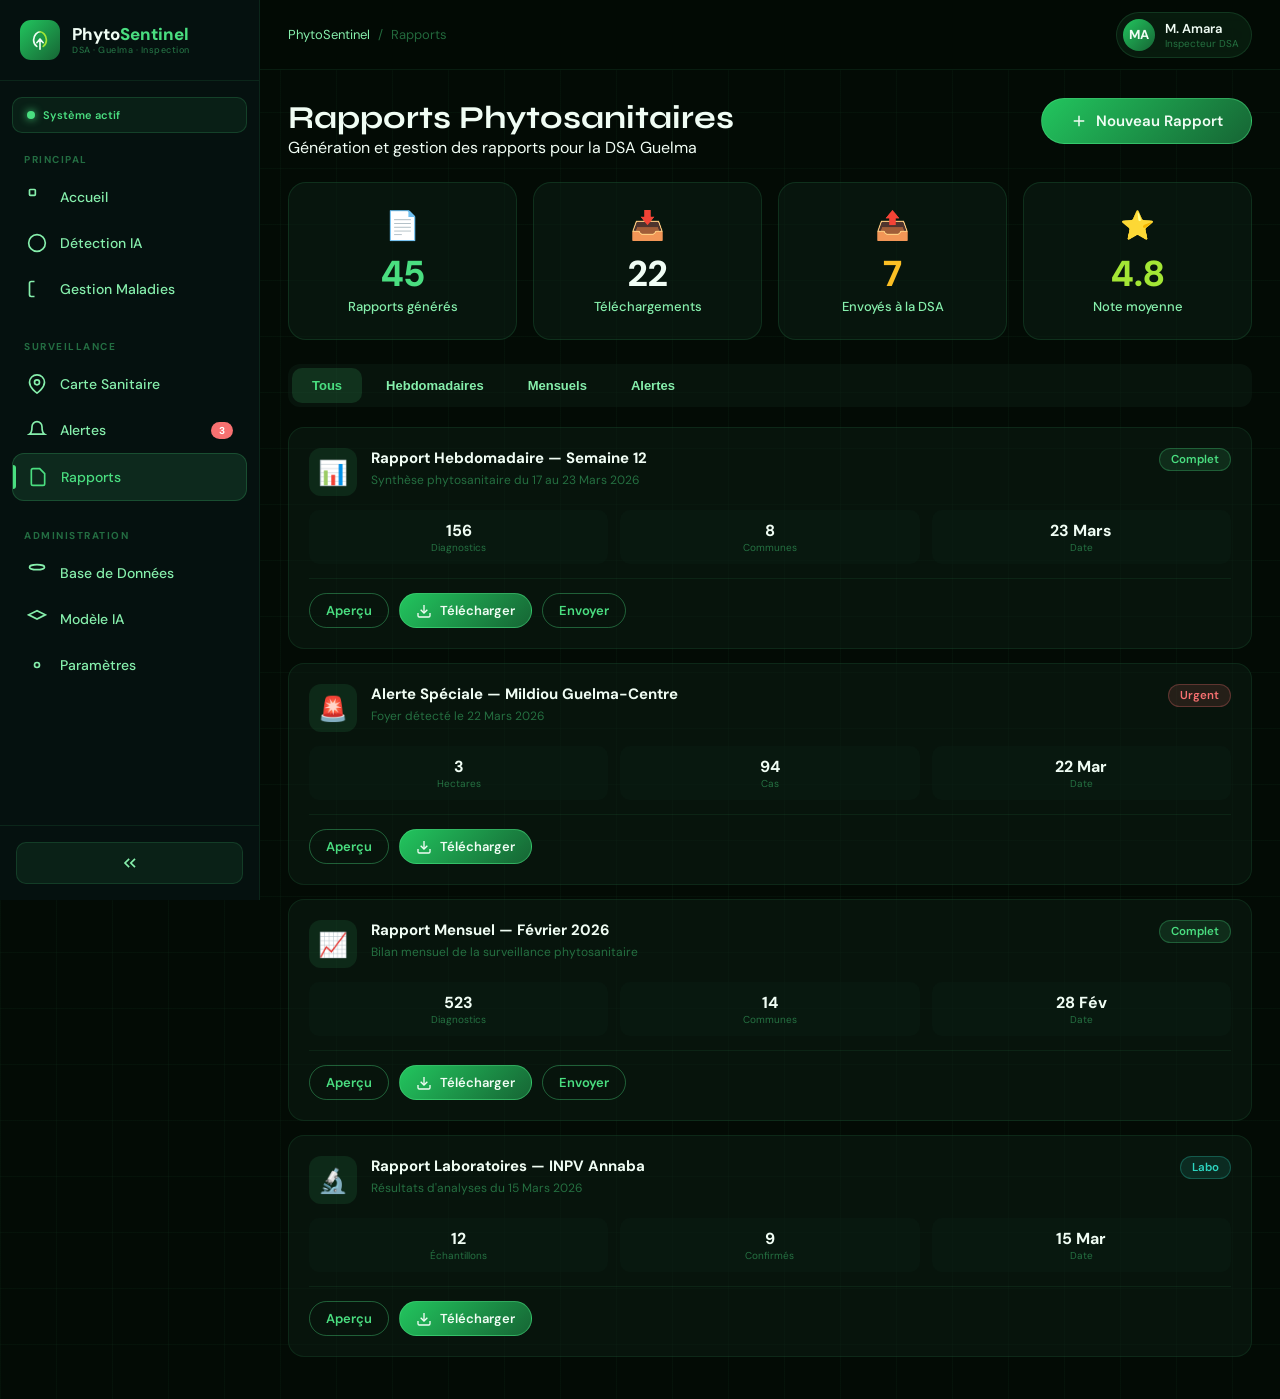
<file: frontend/pages/rapports.html>
<!DOCTYPE html>
<html lang="fr" dir="ltr">
<head>
  <meta charset="UTF-8">
  <meta name="viewport" content="width=device-width, initial-scale=1.0">
  <title>Rapports - PhytoSentinel Guelma</title>
  <link rel="preconnect" href="https://fonts.googleapis.com">
  <link href="https://fonts.googleapis.com/css2?family=Syne:wght@400;600;700;800&family=DM+Sans:wght@300;400;500;600&display=swap" rel="stylesheet">
  <link rel="stylesheet" href="../css/styles.css">
  <style>
    .report-filters { display: flex; gap: 12px; margin-bottom: 24px; flex-wrap: wrap; }
    .report-card { background: rgba(12, 31, 20, 0.5); border: 1px solid rgba(74, 222, 128, 0.1); border-radius: 16px; padding: 20px; margin-bottom: 14px; transition: all 0.3s; }
    .report-card:hover { border-color: rgba(74, 222, 128, 0.25); transform: translateY(-2px); }
    .report-header { display: flex; justify-content: space-between; align-items: flex-start; margin-bottom: 14px; }
    .report-icon { width: 48px; height: 48px; border-radius: 12px; display: flex; align-items: center; justify-content: center; font-size: 24px; background: rgba(74, 222, 128, 0.1); }
    .report-title { font-size: 15px; font-weight: 700; color: var(--t1); margin-bottom: 4px; }
    .report-subtitle { font-size: 12px; color: var(--tm); }
    .report-meta { display: grid; grid-template-columns: repeat(3, 1fr); gap: 12px; margin-bottom: 14px; }
    .report-meta-item { text-align: center; padding: 10px; background: rgba(12, 31, 20, 0.4); border-radius: 10px; }
    .report-meta-value { font-size: 16px; font-weight: 700; color: var(--t1); }
    .report-meta-label { font-size: 10px; color: var(--tm); }
    .report-actions { display: flex; gap: 10px; padding-top: 14px; border-top: 1px solid rgba(74, 222, 128, 0.08); }
    .stats-overview { display: grid; grid-template-columns: repeat(4, 1fr); gap: 16px; margin-bottom: 24px; }
    @media (max-width: 900px) { .stats-overview { grid-template-columns: repeat(2, 1fr); } }
  </style>
</head>
<body class="grid-bg">
  <div class="app-container">
    <aside class="sidebar">
      <div class="sidebar-header"><div class="sidebar-logo"><div class="sidebar-logo-icon"><svg width="22" height="22" viewBox="0 0 24 24" fill="none"><path d="M12 3C9 3 5 7 5 12c0 3 1.4 5.5 3.5 7" stroke="#f0fdf4" stroke-width="1.8" stroke-linecap="round"/><path d="M12 3c3 0 7 4 7 9c0 3-1.4 5.5-3.5 7" stroke="#a3e635" stroke-width="1.8" stroke-linecap="round"/><path d="M12 22V11M8.5 15l3.5-4 3.5 4" stroke="#f0fdf4" stroke-width="1.8" stroke-linecap="round" stroke-linejoin="round"/></svg></div><div class="sidebar-logo-text"><div class="sidebar-logo-title">Phyto<span>Sentinel</span></div><div class="sidebar-logo-subtitle">DSA · Guelma · Inspection</div></div></div></div>
      <nav class="sidebar-nav">
        <div class="system-status"><div class="system-status-dot blink"></div><span class="system-status-text">Système actif</span></div>
        <div class="nav-section"><div class="nav-section-title">Principal</div><a href="index.html" class="nav-item"><span class="nav-item-icon"><svg width="20" height="20" viewBox="0 0 24 24" fill="none" stroke="currentColor" stroke-width="2"><rect x="3" y="3" width="7" height="7" rx="1"/></svg></span><span class="nav-item-text">Accueil</span></a><a href="detection.html" class="nav-item"><span class="nav-item-icon"><svg width="20" height="20" viewBox="0 0 24 24" fill="none" stroke="currentColor" stroke-width="2"><circle cx="12" cy="12" r="10"/></svg></span><span class="nav-item-text">Détection IA</span></a><a href="maladies.html" class="nav-item"><span class="nav-item-icon"><svg width="20" height="20" viewBox="0 0 24 24" fill="none" stroke="currentColor" stroke-width="2"><path d="M9 21H5a2 2 0 01-2-2V5a2 2 0 012-2h4"/></svg></span><span class="nav-item-text">Gestion Maladies</span></a></div>
        <div class="nav-section"><div class="nav-section-title">Surveillance</div><a href="carte.html" class="nav-item"><span class="nav-item-icon"><svg width="20" height="20" viewBox="0 0 24 24" fill="none" stroke="currentColor" stroke-width="2"><path d="M21 10c0 7-9 13-9 13s-9-6-9-13a9 9 0 0118 0z"/><circle cx="12" cy="10" r="3"/></svg></span><span class="nav-item-text">Carte Sanitaire</span></a><a href="alertes.html" class="nav-item"><span class="nav-item-icon"><svg width="20" height="20" viewBox="0 0 24 24" fill="none" stroke="currentColor" stroke-width="2"><path d="M18 8A6 6 0 006 8c0 7-3 9-3 9h18s-3-2-3-9"/></svg></span><span class="nav-item-text">Alertes</span><span class="nav-item-badge">3</span></a><a href="rapports.html" class="nav-item active"><span class="nav-item-icon"><svg width="20" height="20" viewBox="0 0 24 24" fill="none" stroke="currentColor" stroke-width="2"><path d="M14 2H6a2 2 0 00-2 2v16a2 2 0 002 2h12a2 2 0 002-2V8z"/></svg></span><span class="nav-item-text">Rapports</span></a></div>
        <div class="nav-section"><div class="nav-section-title">Administration</div><a href="database.html" class="nav-item"><span class="nav-item-icon"><svg width="20" height="20" viewBox="0 0 24 24" fill="none" stroke="currentColor" stroke-width="2"><ellipse cx="12" cy="5" rx="9" ry="3"/></svg></span><span class="nav-item-text">Base de Données</span></a><a href="modele.html" class="nav-item"><span class="nav-item-icon"><svg width="20" height="20" viewBox="0 0 24 24" fill="none" stroke="currentColor" stroke-width="2"><path d="M12 2L2 7l10 5 10-5-10-5z"/></svg></span><span class="nav-item-text">Modèle IA</span></a><a href="parametres.html" class="nav-item"><span class="nav-item-icon"><svg width="20" height="20" viewBox="0 0 24 24" fill="none" stroke="currentColor" stroke-width="2"><circle cx="12" cy="12" r="3"/></svg></span><span class="nav-item-text">Paramètres</span></a></div>
      </nav>
      <div class="sidebar-footer"><button class="sidebar-toggle" onclick="Sidebar.toggle()"><svg width="20" height="20" viewBox="0 0 24 24" fill="none" stroke="currentColor" stroke-width="2"><polyline points="11 17 6 12 11 7"/><polyline points="18 17 13 12 18 7"/></svg></button></div>
    </aside>
    <main class="main-content">
      <header class="header"><div class="header-left"><div class="header-breadcrumb"><a href="index.html">PhytoSentinel</a><span>/</span><span>Rapports</span></div></div><div class="header-actions"><div class="header-user"><div class="header-user-avatar">MA</div><div class="header-user-info"><div class="header-user-name">M. Amara</div><div class="header-user-role">Inspecteur DSA</div></div></div></div></header>
      <div class="page-content">
        <div class="page-header" style="display: flex; justify-content: space-between; align-items: flex-start; margin-bottom: 24px;"><div><h1 class="page-title">Rapports Phytosanitaires</h1><p class="page-subtitle">Génération et gestion des rapports pour la DSA Guelma</p></div><button class="btn" onclick="Modal.show('newReportModal')"><svg width="18" height="18" viewBox="0 0 24 24" fill="none" stroke="currentColor" stroke-width="2"><line x1="12" y1="5" x2="12" y2="19"/><line x1="5" y1="12" x2="19" y2="12"/></svg>Nouveau Rapport</button></div>
        <div class="stats-overview">
          <div class="stat-card" style="text-align: center;"><div class="stat-icon">📄</div><div class="stat-value green" data-count="47">0</div><div class="stat-label">Rapports générés</div></div>
          <div class="stat-card" style="text-align: center;"><div class="stat-icon">📥</div><div class="stat-value" data-count="23">0</div><div class="stat-label">Téléchargements</div></div>
          <div class="stat-card" style="text-align: center;"><div class="stat-icon">📤</div><div class="stat-value amber" data-count="8">0</div><div class="stat-label">Envoyés à la DSA</div></div>
          <div class="stat-card" style="text-align: center;"><div class="stat-icon">⭐</div><div class="stat-value lime">4.8</div><div class="stat-label">Note moyenne</div></div>
        </div>
        <div class="tabs"><button class="tab active">Tous</button><button class="tab">Hebdomadaires</button><button class="tab">Mensuels</button><button class="tab">Alertes</button></div>
        <div class="report-card"><div class="report-header"><div style="display: flex; gap: 14px; align-items: flex-start;"><div class="report-icon">📊</div><div><div class="report-title">Rapport Hebdomadaire — Semaine 12</div><div class="report-subtitle">Synthèse phytosanitaire du 17 au 23 Mars 2026</div></div></div><span class="badge b-g">Complet</span></div><div class="report-meta"><div class="report-meta-item"><div class="report-meta-value">156</div><div class="report-meta-label">Diagnostics</div></div><div class="report-meta-item"><div class="report-meta-value">8</div><div class="report-meta-label">Communes</div></div><div class="report-meta-item"><div class="report-meta-value">23 Mars</div><div class="report-meta-label">Date</div></div></div><div class="report-actions"><button class="btn btn-sm btn-o" onclick="viewReport(1)">Aperçu</button><button class="btn btn-sm" onclick="downloadReport(1)"><svg width="16" height="16" viewBox="0 0 24 24" fill="none" stroke="currentColor" stroke-width="2"><path d="M21 15v4a2 2 0 01-2 2H5a2 2 0 01-2-2v-4"/><polyline points="7 10 12 15 17 10"/><line x1="12" y1="15" x2="12" y2="3"/></svg>Télécharger</button><button class="btn btn-sm btn-o" onclick="sendReport(1)">Envoyer</button></div></div>
        <div class="report-card"><div class="report-header"><div style="display: flex; gap: 14px; align-items: flex-start;"><div class="report-icon">🚨</div><div><div class="report-title">Alerte Spéciale — Mildiou Guelma-Centre</div><div class="report-subtitle">Foyer détecté le 22 Mars 2026</div></div></div><span class="badge b-r">Urgent</span></div><div class="report-meta"><div class="report-meta-item"><div class="report-meta-value">3</div><div class="report-meta-label">Hectares</div></div><div class="report-meta-item"><div class="report-meta-value">94</div><div class="report-meta-label">Cas</div></div><div class="report-meta-item"><div class="report-meta-value">22 Mar</div><div class="report-meta-label">Date</div></div></div><div class="report-actions"><button class="btn btn-sm btn-o" onclick="viewReport(2)">Aperçu</button><button class="btn btn-sm" onclick="downloadReport(2)"><svg width="16" height="16" viewBox="0 0 24 24" fill="none" stroke="currentColor" stroke-width="2"><path d="M21 15v4a2 2 0 01-2 2H5a2 2 0 01-2-2v-4"/><polyline points="7 10 12 15 17 10"/><line x1="12" y1="15" x2="12" y2="3"/></svg>Télécharger</button></div></div>
        <div class="report-card"><div class="report-header"><div style="display: flex; gap: 14px; align-items: flex-start;"><div class="report-icon">📈</div><div><div class="report-title">Rapport Mensuel — Février 2026</div><div class="report-subtitle">Bilan mensuel de la surveillance phytosanitaire</div></div></div><span class="badge b-g">Complet</span></div><div class="report-meta"><div class="report-meta-item"><div class="report-meta-value">523</div><div class="report-meta-label">Diagnostics</div></div><div class="report-meta-item"><div class="report-meta-value">14</div><div class="report-meta-label">Communes</div></div><div class="report-meta-item"><div class="report-meta-value">28 Fév</div><div class="report-meta-label">Date</div></div></div><div class="report-actions"><button class="btn btn-sm btn-o" onclick="viewReport(3)">Aperçu</button><button class="btn btn-sm" onclick="downloadReport(3)"><svg width="16" height="16" viewBox="0 0 24 24" fill="none" stroke="currentColor" stroke-width="2"><path d="M21 15v4a2 2 0 01-2 2H5a2 2 0 01-2-2v-4"/><polyline points="7 10 12 15 17 10"/><line x1="12" y1="15" x2="12" y2="3"/></svg>Télécharger</button><button class="btn btn-sm btn-o" onclick="sendReport(3)">Envoyer</button></div></div>
        <div class="report-card"><div class="report-header"><div style="display: flex; gap: 14px; align-items: flex-start;"><div class="report-icon">🔬</div><div><div class="report-title">Rapport Laboratoires — INPV Annaba</div><div class="report-subtitle">Résultats d'analyses du 15 Mars 2026</div></div></div><span class="badge b-t">Labo</span></div><div class="report-meta"><div class="report-meta-item"><div class="report-meta-value">12</div><div class="report-meta-label">Échantillons</div></div><div class="report-meta-item"><div class="report-meta-value">9</div><div class="report-meta-label">Confirmés</div></div><div class="report-meta-item"><div class="report-meta-value">15 Mar</div><div class="report-meta-label">Date</div></div></div><div class="report-actions"><button class="btn btn-sm btn-o" onclick="viewReport(4)">Aperçu</button><button class="btn btn-sm" onclick="downloadReport(4)"><svg width="16" height="16" viewBox="0 0 24 24" fill="none" stroke="currentColor" stroke-width="2"><path d="M21 15v4a2 2 0 01-2 2H5a2 2 0 01-2-2v-4"/><polyline points="7 10 12 15 17 10"/><line x1="12" y1="15" x2="12" y2="3"/></svg>Télécharger</button></div></div>
      </div>
    </main>
  </div>
  <div class="modal-overlay" id="newReportModal"><div class="modal"><div class="modal-header"><h3 class="modal-title">Nouveau Rapport</h3><button class="modal-close" onclick="Modal.hide('newReportModal')"><svg width="18" height="18" viewBox="0 0 24 24" fill="none" stroke="currentColor" stroke-width="2"><line x1="18" y1="6" x2="6" y2="18"/><line x1="6" y1="6" x2="18" y2="18"/></svg></button></div><form id="newReportForm"><div class="form-group"><label class="form-label">TYPE DE RAPPORT</label><select class="form-select" name="type"><option value="weekly">Hebdomadaire</option><option value="monthly">Mensuel</option><option value="alert">Alerte</option><option value="lab">Laboratoire</option></select></div><div class="form-row"><div class="form-group"><label class="form-label">DATE DÉBUT</label><input type="date" class="form-input" name="start_date"></div><div class="form-group"><label class="form-label">DATE FIN</label><input type="date" class="form-input" name="end_date"></div></div><div class="form-group"><label class="form-label">COMMUNES</label><select class="form-select" name="communes" multiple><option value="all">Toutes les communes</option><option value="guelma-centre">Guelma-Centre</option><option value="belkheir">Belkheir</option><option value="bouchegouf">Bouchegouf</option></select></div></form><div class="modal-footer"><button class="btn btn-o" onclick="Modal.hide('newReportModal')">Annuler</button><button class="btn" onclick="generateReport()">Générer</button></div></div></div>
  <script src="../js/utils.js"></script>
  <script>
    function viewReport(id) { PhytoSentinel.Notifications.info('Ouverture du rapport...'); }
    function downloadReport(id) { PhytoSentinel.Notifications.success('Téléchargement started...'); }
    function sendReport(id) { PhytoSentinel.Notifications.success('Rapport envoyé à la DSA!'); }
    function generateReport() { PhytoSentinel.Notifications.success('Génération du rapport en cours...'); Modal.hide('newReportModal'); }
  </script>
</body>
</html>
</file>
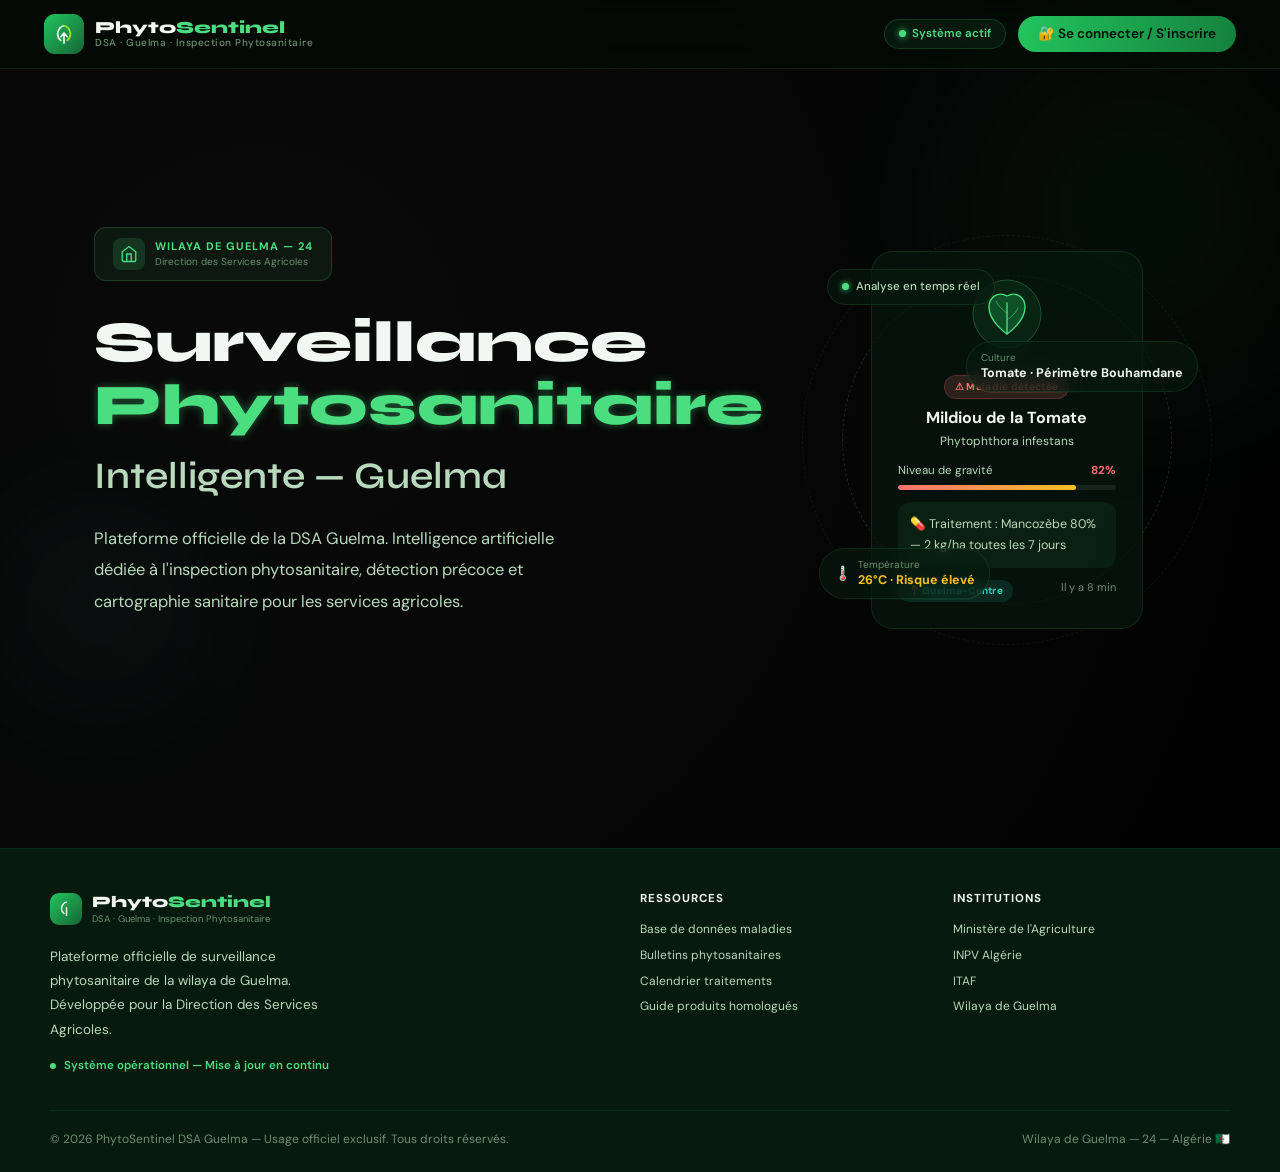
<file: frontend/pages/u.html>
<!doctype html>
<html lang="fr" dir="ltr">
  <head>
    <meta charset="UTF-8" />
    <meta name="viewport" content="width=device-width, initial-scale=1.0" />
    <title>PhytoSentinel Guelma — Surveillance Officielle</title>
    <link rel="preconnect" href="https://fonts.googleapis.com" />
    <link
      href="https://fonts.googleapis.com/css2?family=Syne:wght@400;600;700;800&family=DM+Sans:wght@300;400;500;600&display=swap"
      rel="stylesheet"
    />
    <style>
      /* ========== STYLES COMPACTS (hérités de l'original) ========== */
      :root {
        --bg-0: #030c05;
        --bg-1: #071a0e;
        --t1: #f1f7f2;
        --t3: #b8d9bc;
        --tm: #6e8f72;
        --green: #4ade80;
        --lime: #a3e635;
        --teal: #2dd4bf;
        --amber: #fbbf24;
        --red: #f87171;
      }
      * {
        margin: 0;
        padding: 0;
        box-sizing: border-box;
      }
      body {
        font-family: "DM Sans", sans-serif;
        background: radial-gradient(
          circle at 20% 30%,
          #0a0a0a,
          #000000
        ) !important;
        color: var(--t1);
        line-height: 1.4;
      }
      .grid-bg {
        background-image:
          linear-gradient(rgba(74, 222, 128, 0.02) 1px, transparent 1px),
          linear-gradient(90deg, rgba(74, 222, 128, 0.02) 1px, transparent 1px);
        background-size: 40px 40px;
      }
      nav {
        position: fixed;
        top: 0;
        width: 100%;
        backdrop-filter: blur(18px);
        background: rgba(3, 12, 5, 0.82);
        border-bottom: 1px solid rgba(74, 222, 128, 0.12);
        padding: 14px 44px;
        display: flex;
        justify-content: space-between;
        align-items: center;
        z-index: 100;
      }
      .brand {
        font-family: "Syne", sans-serif;
      }
      .btn {
        background: linear-gradient(105deg, #22c55e, #15803d);
        border: none;
        border-radius: 40px;
        padding: 10px 24px;
        font-weight: 600;
        font-size: 13px;
        color: #030c05;
        cursor: pointer;
        transition: 0.2s;
        font-family: "DM Sans", sans-serif;
      }
      .btn-o {
        background: transparent;
        border: 1px solid rgba(74, 222, 128, 0.4);
        border-radius: 40px;
        padding: 10px 24px;
        font-weight: 600;
        font-size: 13px;
        color: var(--green);
        cursor: pointer;
        transition: 0.2s;
      }
      .glass {
        background: rgba(7, 26, 14, 0.65);
        backdrop-filter: blur(8px);
        border: 1px solid rgba(74, 222, 128, 0.12);
        border-radius: 24px;
      }
      .orb {
        position: absolute;
        border-radius: 50%;
        filter: blur(48px);
        opacity: 0.7;
        z-index: -1;
      }
      @keyframes fadeUp {
        0% {
          opacity: 0;
          transform: translateY(24px);
        }
        100% {
          opacity: 1;
          transform: translateY(0);
        }
      }
      @keyframes slideRight {
        0% {
          opacity: 0;
          transform: translateX(30px);
        }
        100% {
          opacity: 1;
          transform: translateX(0);
        }
      }
      @keyframes float {
        0% {
          transform: translateY(0px);
        }
        50% {
          transform: translateY(-10px);
        }
        100% {
          transform: translateY(0px);
        }
      }
      .float {
        animation: float 5s ease-in-out infinite;
      }
      .float2 {
        animation: float 4.2s ease-in-out infinite reverse;
      }
      .blink {
        animation: pulse 1.8s infinite;
      }
      @keyframes pulse {
        0% {
          opacity: 0.6;
        }
        100% {
          opacity: 1;
        }
      }
      .badge {
        display: inline-flex;
        padding: 4px 10px;
        border-radius: 50px;
        font-size: 10px;
        font-weight: 700;
        letter-spacing: 0.3px;
      }
      .b-r {
        background: rgba(248, 113, 113, 0.16);
        color: #f87171;
        border: 1px solid rgba(248, 113, 113, 0.2);
      }
      .b-g {
        background: rgba(74, 222, 128, 0.12);
        color: #4ade80;
        border: 1px solid rgba(74, 222, 128, 0.2);
      }
      .b-a {
        background: rgba(251, 191, 36, 0.12);
        color: #fbbf24;
        border: 1px solid rgba(251, 191, 36, 0.2);
      }
      .bar {
        background: rgba(255, 255, 255, 0.08);
        border-radius: 30px;
        height: 5px;
        overflow: hidden;
      }
      .fill {
        height: 100%;
        border-radius: 30px;
      }
      .text-glow {
        text-shadow: 0 0 8px rgba(74, 222, 128, 0.4);
      }
      .footer-link {
        color: var(--t3);
        text-decoration: none;
        font-size: 12px;
        transition: 0.2s;
      }
      .footer-link:hover {
        color: var(--green);
      }
      @media (max-width: 880px) {
        nav {
          padding: 12px 22px;
        }
        .hide-mob {
          display: none;
        }
        .two-col {
          grid-template-columns: 1fr !important;
          gap: 36px !important;
        }
        section {
          padding-left: 22px !important;
          padding-right: 22px !important;
        }
      }
      .rv {
        animation: fadeUp 0.65s ease both;
      }
    </style>
  </head>
  <body class="grid-bg">
    <!-- ═══════════════════════════════════════════
         NAVIGATION (compacte, sans liens supprimés)
    ═════════════════════════════════════════════ -->
    <nav id="nav">
      <div style="display: flex; align-items: center; gap: 11px">
        <div
          style="
            width: 40px;
            height: 40px;
            background: linear-gradient(135deg, #22c55e, #166534);
            border-radius: 11px;
            display: flex;
            align-items: center;
            justify-content: center;
            flex-shrink: 0;
          "
        >
          <svg width="22" height="22" viewBox="0 0 24 24" fill="none">
            <path
              d="M12 3C9 3 5 7 5 12c0 3 1.4 5.5 3.5 7"
              stroke="#f0fdf4"
              stroke-width="1.8"
              stroke-linecap="round"
            />
            <path
              d="M12 3c3 0 7 4 7 9c0 3-1.4 5.5-3.5 7"
              stroke="#a3e635"
              stroke-width="1.8"
              stroke-linecap="round"
            />
            <path
              d="M12 22V11M8.5 15l3.5-4 3.5 4"
              stroke="#f0fdf4"
              stroke-width="1.8"
              stroke-linecap="round"
              stroke-linejoin="round"
            />
          </svg>
        </div>
        <div>
          <div
            class="brand"
            style="
              font-size: 17px;
              font-weight: 800;
              color: var(--t1);
              line-height: 1;
            "
          >
            Phyto<span style="color: var(--green)">Sentinel</span>
          </div>
          <div
            style="
              font-size: 10px;
              color: var(--tm);
              font-weight: 500;
              letter-spacing: 0.5px;
            "
          >
            DSA · Guelma · Inspection Phytosanitaire
          </div>
        </div>
      </div>

      <!-- navigation simplifiée : plus aucun lien vers sections supprimées -->
      <div style="display: flex; gap: 12px; align-items: center">
        <div
          id="systemStatus"
          class="blink"
          style="
            display: flex;
            align-items: center;
            gap: 6px;
            background: rgba(74, 222, 128, 0.07);
            border: 1px solid rgba(74, 222, 128, 0.18);
            border-radius: 50px;
            padding: 6px 14px;
          "
        >
          <div
            style="
              width: 7px;
              height: 7px;
              background: var(--green);
              border-radius: 50%;
              box-shadow: 0 0 7px var(--green);
            "
          ></div>
          <span style="font-size: 11.5px; color: var(--green); font-weight: 600"
            >Système actif</span
          >
        </div>
        <a
          href="login.html"
          class="btn"
          style="
            padding: 9px 20px;
            font-size: 13.5px;
            text-decoration: none;
            display: inline-block;
          "
        >
          🔐 Se connecter / S'inscrire
        </a>
      </div>
    </nav>

    <!-- ═══════════════════════════════════════════
         HERO (réduit, sans statistiques superflues ni boutons morts)
    ═════════════════════════════════════════════ -->
    <section
      id="hero"
      style="
        min-height: 92vh;
        display: flex;
        align-items: center;
        padding-top: 72px;
        position: relative;
        overflow: hidden;
      "
    >
      <div
        class="orb glow-a"
        style="
          width: 580px;
          height: 580px;
          background: radial-gradient(
            circle,
            rgba(34, 197, 94, 0.11),
            transparent 70%
          );
          top: -80px;
          right: -150px;
        "
      ></div>
      <div
        class="orb glow-a"
        style="
          width: 360px;
          height: 360px;
          background: radial-gradient(
            circle,
            rgba(45, 212, 191, 0.07),
            transparent 70%
          );
          bottom: 40px;
          left: -80px;
          animation-delay: 2s;
        "
      ></div>

      <div
        style="
          max-width: 1180px;
          margin: 0 auto;
          padding: 40px 44px 60px;
          width: 100%;
          display: grid;
          grid-template-columns: 1fr 1fr;
          gap: 64px;
          align-items: center;
        "
        class="two-col"
      >
        <div style="animation: fadeUp 0.9s ease both">
          <div
            style="
              display: inline-flex;
              align-items: center;
              gap: 10px;
              background: rgba(74, 222, 128, 0.07);
              border: 1px solid rgba(74, 222, 128, 0.2);
              border-radius: 12px;
              padding: 10px 18px;
              margin-bottom: 30px;
            "
          >
            <div
              style="
                width: 32px;
                height: 32px;
                background: rgba(74, 222, 128, 0.15);
                border-radius: 8px;
                display: flex;
                align-items: center;
                justify-content: center;
              "
            >
              <svg width="18" height="18" viewBox="0 0 24 24" fill="none">
                <path
                  d="M3 9l9-7 9 7v11a2 2 0 01-2 2H5a2 2 0 01-2-2z"
                  stroke="var(--green)"
                  stroke-width="1.8"
                />
                <path
                  d="M9 22V12h6v10"
                  stroke="var(--green)"
                  stroke-width="1.8"
                />
              </svg>
            </div>
            <div>
              <div
                style="
                  font-size: 11px;
                  font-weight: 700;
                  color: var(--green);
                  letter-spacing: 1px;
                "
              >
                WILAYA DE GUELMA — 24
              </div>
              <div style="font-size: 10px; color: var(--tm)">
                Direction des Services Agricoles
              </div>
            </div>
          </div>

          <h1
            style="
              font-family: &quot;Syne&quot;, sans-serif;
              font-size: clamp(40px, 4.5vw, 62px);
              font-weight: 800;
              line-height: 1.1;
              margin-bottom: 22px;
              color: var(--t1);
            "
          >
            Surveillance<br />
            <span style="color: var(--green)" class="text-glow"
              >Phytosanitaire</span
            ><br />
            <span style="font-size: 0.65em; color: var(--t3); font-weight: 600"
              >Intelligente — Guelma</span
            >
          </h1>

          <p
            style="
              font-family: &quot;DM Sans&quot;, sans-serif;
              font-size: 16.5px;
              color: var(--t3);
              line-height: 1.9;
              margin-bottom: 36px;
              max-width: 460px;
            "
          >
            Plateforme officielle de la DSA Guelma. Intelligence artificielle
            dédiée à l'inspection phytosanitaire, détection précoce et
            cartographie sanitaire pour les services agricoles.
          </p>

          <!-- Suppression des boutons "Analyser une culture" et "Tableau de bord" -->
          <div
            style="
              display: flex;
              gap: 14px;
              flex-wrap: wrap;
              visibility: hidden;
              height: 0;
              margin: 0;
            "
          ></div>

          <!-- Statistiques supprimées : "Précision IA / Communes surveillées / Maladies référencées" -->
          <div style="margin-top: 0"></div>
        </div>

        <div
          style="
            position: relative;
            display: flex;
            justify-content: center;
            align-items: center;
            animation: slideRight 1s ease 0.25s both;
          "
        >
          <div
            class="spin"
            style="
              position: absolute;
              width: 330px;
              height: 330px;
              border-radius: 50%;
              border: 1px dashed rgba(74, 222, 128, 0.18);
              animation: spin-slow 28s linear infinite;
            "
          ></div>
          <div
            class="spin"
            style="
              position: absolute;
              width: 410px;
              height: 410px;
              border-radius: 50%;
              border: 1px dashed rgba(74, 222, 128, 0.09);
              animation-direction: reverse;
              animation: spin-slow 32s linear infinite reverse;
            "
          ></div>

          <div
            class="glass float glow-g"
            style="
              width: 272px;
              padding: 26px;
              position: relative;
              z-index: 2;
              border-radius: 22px;
            "
          >
            <div style="text-align: center; margin-bottom: 18px">
              <svg width="72" height="72" viewBox="0 0 72 72" fill="none">
                <circle
                  cx="36"
                  cy="36"
                  r="34"
                  fill="rgba(34,197,94,.09)"
                  stroke="rgba(74,222,128,.28)"
                  stroke-width="1"
                />
                <path
                  d="M36 56 C36 56 18 44 18 29 C18 19 27 13 36 18 C45 13 54 19 54 29 C54 44 36 56 36 56Z"
                  fill="rgba(34,197,94,.28)"
                  stroke="var(--green)"
                  stroke-width="1.4"
                />
                <path
                  d="M36 56 L36 25"
                  stroke="var(--green)"
                  stroke-width="1.4"
                  stroke-linecap="round"
                />
                <path
                  d="M36 35 C36 35 27 29 25 23"
                  stroke="var(--green)"
                  stroke-width="1"
                  stroke-linecap="round"
                  opacity=".55"
                />
                <path
                  d="M36 42 C36 42 45 36 47 30"
                  stroke="var(--green)"
                  stroke-width="1"
                  stroke-linecap="round"
                  opacity=".55"
                />
              </svg>
            </div>

            <div style="text-align: center; margin-bottom: 14px">
              <div class="badge b-r" style="margin: 0 auto 8px">
                ⚠ Maladie détectée
              </div>
              <div style="font-size: 16px; font-weight: 700; color: var(--t1)">
                Mildiou de la Tomate
              </div>
              <div style="font-size: 12px; color: var(--t3); margin-top: 3px">
                Phytophthora infestans
              </div>
            </div>

            <div style="margin-bottom: 12px">
              <div
                style="
                  display: flex;
                  justify-content: space-between;
                  margin-bottom: 5px;
                "
              >
                <span style="font-size: 11.5px; color: var(--t3)"
                  >Niveau de gravité</span
                >
                <span
                  style="font-size: 11.5px; color: var(--red); font-weight: 700"
                  >82%</span
                >
              </div>
              <div class="bar">
                <div
                  class="fill"
                  style="
                    width: 82%;
                    background: linear-gradient(90deg, #f87171, #fbbf24);
                  "
                ></div>
              </div>
            </div>

            <div
              style="
                background: rgba(74, 222, 128, 0.07);
                border-radius: 12px;
                padding: 12px;
                font-size: 12.5px;
                color: var(--t3);
                line-height: 1.7;
              "
            >
              💊 Traitement : Mancozèbe 80% — 2 kg/ha toutes les 7 jours
            </div>

            <div
              style="
                display: flex;
                justify-content: space-between;
                margin-top: 12px;
              "
            >
              <div
                class="badge b-t"
                style="background: rgba(45, 212, 191, 0.12); color: var(--teal)"
              >
                📍 Guelma-Centre
              </div>
              <div style="font-size: 11px; color: var(--tm)">Il y a 8 min</div>
            </div>
          </div>

          <div
            class="glass float2"
            style="
              position: absolute;
              top: 18px;
              left: 0;
              padding: 9px 14px;
              border-radius: 50px;
              display: flex;
              align-items: center;
              gap: 7px;
              z-index: 3;
            "
          >
            <div
              style="
                width: 7px;
                height: 7px;
                background: var(--green);
                border-radius: 50%;
                box-shadow: 0 0 6px var(--green);
              "
            ></div>
            <span style="font-size: 11.5px; color: var(--t3); font-weight: 500"
              >Analyse en temps réel</span
            >
          </div>

          <div
            class="glass float"
            style="
              position: absolute;
              bottom: 30px;
              left: -8px;
              padding: 9px 14px;
              border-radius: 50px;
              display: flex;
              align-items: center;
              gap: 7px;
              z-index: 3;
              animation-delay: 1s;
            "
          >
            <span style="font-size: 14px">🌡️</span>
            <div>
              <div style="font-size: 10px; color: var(--tm)">Température</div>
              <div
                style="font-size: 12.5px; font-weight: 700; color: var(--amber)"
              >
                26°C · Risque élevé
              </div>
            </div>
          </div>

          <div
            class="glass float2"
            style="
              position: absolute;
              top: 90px;
              right: -12px;
              padding: 9px 14px;
              border-radius: 50px;
              z-index: 3;
            "
          >
            <div style="font-size: 10px; color: var(--tm)">Culture</div>
            <div style="font-size: 12.5px; font-weight: 700; color: var(--t1)">
              Tomate · Périmètre Bouhamdane
            </div>
          </div>
        </div>
      </div>
    </section>

    <!-- ═══════════════════════════════════════════
         TICKER (BARRE NOIRE ANIMÉE) – COMPLÈTEMENT SUPPRIMÉE
    ═════════════════════════════════════════════ -->

    <!-- ═══════════════════════════════════════════
         TOUTES LES SECTIONS SUPPRIMÉES :
         Détection IA · Alerte Précoce · Carte Sanitaire · Tableau de Bord · Contact
    ═════════════════════════════════════════════ -->

    <!-- ========== FOOTER COMPACT, SANS LIENS VERS SECTIONS SUPPRIMÉES ========== -->
    <footer
      style="
        background: var(--bg-1);
        border-top: 1px solid rgba(74, 222, 128, 0.09);
        padding: 42px 44px 24px;
        margin-top: 20px;
      "
    >
      <div style="max-width: 1180px; margin: 0 auto">
        <div
          style="
            display: grid;
            grid-template-columns: 2fr 1fr 1fr;
            gap: 36px;
            margin-bottom: 36px;
          "
          class="two-col"
        >
          <div>
            <div
              style="
                display: flex;
                align-items: center;
                gap: 10px;
                margin-bottom: 18px;
              "
            >
              <div
                style="
                  width: 32px;
                  height: 32px;
                  background: linear-gradient(135deg, #22c55e, #166534);
                  border-radius: 9px;
                  display: flex;
                  align-items: center;
                  justify-content: center;
                "
              >
                <svg width="17" height="17" viewBox="0 0 24 24" fill="none">
                  <path
                    d="M12 3C9 3 5 7 5 12c0 3 1.4 5.5 3.5 7"
                    stroke="#f0fdf4"
                    stroke-width="2"
                    stroke-linecap="round"
                  />
                  <path
                    d="M12 22V11"
                    stroke="#f0fdf4"
                    stroke-width="2"
                    stroke-linecap="round"
                  />
                </svg>
              </div>
              <div>
                <div
                  class="brand"
                  style="font-size: 16px; font-weight: 800; color: var(--t1)"
                >
                  Phyto<span style="color: var(--green)">Sentinel</span>
                </div>
                <div style="font-size: 9.5px; color: var(--tm)">
                  DSA · Guelma · Inspection Phytosanitaire
                </div>
              </div>
            </div>
            <p
              style="
                font-size: 13.5px;
                color: var(--t3);
                line-height: 1.8;
                max-width: 270px;
              "
            >
              Plateforme officielle de surveillance phytosanitaire de la wilaya
              de Guelma. Développée pour la Direction des Services Agricoles.
            </p>
            <div
              style="
                margin-top: 16px;
                display: flex;
                align-items: center;
                gap: 8px;
              "
            >
              <div
                style="
                  width: 6px;
                  height: 6px;
                  background: var(--green);
                  border-radius: 50%;
                  animation: blink 1.6s infinite;
                "
              ></div>
              <span
                style="font-size: 11.5px; color: var(--green); font-weight: 600"
                >Système opérationnel — Mise à jour en continu</span
              >
            </div>
          </div>

          <!-- RESSOURCES (suppression des fonctions liées aux sections supprimées) -->
          <div>
            <div
              style="
                font-size: 11.5px;
                font-weight: 700;
                color: var(--t1);
                margin-bottom: 14px;
                letter-spacing: 1px;
              "
            >
              RESSOURCES
            </div>
            <div style="display: flex; flex-direction: column; gap: 9px">
              <a href="#" class="footer-link">Base de données maladies</a>
              <a href="#" class="footer-link">Bulletins phytosanitaires</a>
              <a href="#" class="footer-link">Calendrier traitements</a>
              <a href="#" class="footer-link">Guide produits homologués</a>
            </div>
          </div>

          <div>
            <div
              style="
                font-size: 11.5px;
                font-weight: 700;
                color: var(--t1);
                margin-bottom: 14px;
                letter-spacing: 1px;
              "
            >
              INSTITUTIONS
            </div>
            <div style="display: flex; flex-direction: column; gap: 9px">
              <a href="#" class="footer-link">Ministère de l'Agriculture</a>
              <a href="#" class="footer-link">INPV Algérie</a>
              <a href="#" class="footer-link">ITAF</a>
              <a href="#" class="footer-link">Wilaya de Guelma</a>
            </div>
          </div>
        </div>

        <div
          style="
            border-top: 1px solid rgba(74, 222, 128, 0.09);
            padding-top: 20px;
            display: flex;
            justify-content: space-between;
            align-items: center;
            flex-wrap: wrap;
            gap: 12px;
          "
        >
          <div style="font-size: 12px; color: var(--tm)">
            © 2026 PhytoSentinel DSA Guelma — Usage officiel exclusif. Tous
            droits réservés.
          </div>
          <div style="font-size: 12px; color: var(--tm)">
            Wilaya de Guelma — 24 — Algérie 🇩🇿
          </div>
        </div>
      </div>
    </footer>

    <!-- Animation keyframes supplémentaires -->
    <style>
      @keyframes spin-slow {
        0% {
          transform: rotate(0deg);
        }
        100% {
          transform: rotate(360deg);
        }
      }
      @keyframes blink {
        0%,
        100% {
          opacity: 1;
        }
        50% {
          opacity: 0.3;
        }
      }
    </style>

    <!-- Script iframe (gardé léger, sans erreur) -->
    <script>
      (function () {
        if (window.self === window.top) return;
        if (window.__iframeHighlightInitialized) return;
        window.__iframeHighlightInitialized = true;
        var overlay = document.createElement("div");
        overlay.id = "iframe-highlight-overlay";
        overlay.style.cssText =
          "position:fixed;top:0;left:0;width:100vw;height:100vh;pointer-events:none;z-index:999999;overflow:hidden;";
        var highlightBox = document.createElement("div");
        highlightBox.id = "iframe-highlight-box";
        highlightBox.style.cssText =
          "position:absolute;border:2px dashed #007AFF;background:rgba(0,122,255,0.08);pointer-events:none;display:none;transition:all 0.1s ease;";
        var selectedBox = document.createElement("div");
        selectedBox.id = "iframe-selected-box";
        selectedBox.style.cssText =
          "position:absolute;border:2px solid #007AFF;pointer-events:none;display:none;";
        var tagLabel = document.createElement("div");
        tagLabel.id = "iframe-tag-label";
        tagLabel.style.cssText =
          "position:absolute;background:#007AFF;color:white;padding:2px 6px;font-size:11px;border-radius:2px;display:none;";
        var selectedLabel = document.createElement("div");
        selectedLabel.id = "iframe-selected-label";
        selectedLabel.style.cssText =
          "position:absolute;background:#007AFF;color:white;padding:3px 8px;font-size:11px;border-radius:3px;display:none;";
        overlay.appendChild(highlightBox);
        overlay.appendChild(selectedBox);
        overlay.appendChild(tagLabel);
        overlay.appendChild(selectedLabel);
        document.body.appendChild(overlay);
        var highlightEnabled = true;
        function handleMouseOver(e) {
          if (!highlightEnabled) return;
          var target = e.target;
          if (!target || target === overlay) return;
          var rect = target.getBoundingClientRect();
          highlightBox.style.display = "block";
          highlightBox.style.left = rect.left - 2 + "px";
          highlightBox.style.top = rect.top - 2 + "px";
          highlightBox.style.width = rect.width + 4 + "px";
          highlightBox.style.height = rect.height + 4 + "px";
          tagLabel.style.display = "block";
          tagLabel.textContent = "<" + target.tagName.toLowerCase() + ">";
          tagLabel.style.left = Math.max(0, rect.left) + "px";
          tagLabel.style.top = Math.max(0, rect.top - 22) + "px";
        }
        function handleMouseOut() {
          highlightBox.style.display = "none";
          tagLabel.style.display = "none";
        }
        function handleClick(e) {
          if (!highlightEnabled) return;
          e.preventDefault();
          e.stopPropagation();
          var target = e.target;
          if (!target) return;
          var rect = target.getBoundingClientRect();
          try {
            window.parent.postMessage(
              {
                type: "iframe-element-click",
                data: {
                  tagName: target.tagName,
                  rect: { left: rect.left, top: rect.top },
                },
                source: "iframe-highlight-injector",
              },
              "*",
            );
          } catch (error) {}
        }
        document.addEventListener("mouseover", handleMouseOver, true);
        document.addEventListener("mouseout", handleMouseOut, true);
        document.addEventListener("click", handleClick, true);
        window.parent.postMessage(
          {
            type: "iframe-highlight-ready",
            source: "iframe-highlight-injector",
          },
          "*",
        );
      })();
    </script>
  </body>
</html>
</file>
<file: frontend/css/styles.css>
/* ============================================
   PhytoSentinel Design System
   DSA Guelma - Inspection Phytosanitaire
   ============================================ */

:root {
  /* Background colors */
  --bg-0: #030b05;
  --bg-1: #061210;
  --bg-2: #0c1f14;
  --bg-3: #122819;

  /* Accent colors */
  --green: #4ade80;
  --green-mid: #22c55e;
  --green-dk: #166534;
  --lime: #a3e635;
  --teal: #2dd4bf;
  --amber: #fbbf24;
  --red: #f87171;

  /* Text colors */
  --t1: #f0fdf4;
  --t2: #bbf7d0;
  --t3: #86efac;
  --tm: rgba(74,222,128,0.45);

  /* Sidebar */
  --sidebar-width: 260px;
  --sidebar-collapsed: 72px;
  --header-height: 70px;
}

/* ============================================
   BASE STYLES
   ============================================ */

* {
  box-sizing: border-box;
  margin: 0;
  padding: 0;
}

body {
  font-family: 'DM Sans', sans-serif;
  background: var(--bg-0);
  color: var(--t1);
  overflow-x: hidden;
  min-height: 100vh;
}

h1, h2, h3, h4, h5, .brand {
  font-family: 'Syne', sans-serif;
}

/* Grid background */
.grid-bg {
  background-image:
    linear-gradient(rgba(74,222,128,0.035) 1px, transparent 1px),
    linear-gradient(90deg, rgba(74,222,128,0.035) 1px, transparent 1px);
  background-size: 56px 56px;
}

/* ============================================
   ANIMATIONS
   ============================================ */

@keyframes float {
  0%, 100% { transform: translateY(0); }
  50% { transform: translateY(-14px); }
}

@keyframes float2 {
  0%, 100% { transform: translateY(0); }
  50% { transform: translateY(-8px); }
}

@keyframes glow-pulse {
  0%, 100% { opacity: .35; transform: scale(1); }
  50% { opacity: .75; transform: scale(1.08); }
}

@keyframes spin-slow {
  from { transform: rotate(0); }
  to { transform: rotate(360deg); }
}

@keyframes blink {
  0%, 100% { opacity: 1; }
  50% { opacity: .25; }
}

@keyframes fadeUp {
  from { opacity: 0; transform: translateY(28px); }
  to { opacity: 1; transform: translateY(0); }
}

@keyframes slideRight {
  from { opacity: 0; transform: translateX(36px); }
  to { opacity: 1; transform: translateX(0); }
}

@keyframes slideIn {
  from { transform: translateX(110%); opacity: 0; }
  to { transform: translateX(0); opacity: 1; }
}

@keyframes ripple {
  0% { transform: translate(-50%, -50%) scale(.8); opacity: 1; }
  100% { transform: translate(-50%, -50%) scale(2.6); opacity: 0; }
}

@keyframes fadeIn {
  from { opacity: 0; }
  to { opacity: 1; }
}

@keyframes countUp {
  from { opacity: 0; transform: translateY(10px); }
  to { opacity: 1; transform: translateY(0); }
}

@keyframes pulse {
  0%, 100% { transform: scale(1); }
  50% { transform: scale(1.05); }
}

.float { animation: float 6s ease-in-out infinite; }
.float2 { animation: float2 5s ease-in-out 1.5s infinite; }
.glow-a { animation: glow-pulse 3.5s ease-in-out infinite; }
.spin { animation: spin-slow 22s linear infinite; }
.blink { animation: blink 1.8s ease-in-out infinite; }
.pulse { animation: pulse 2s ease-in-out infinite; }

/* ============================================
   LAYOUT - SIDEBAR + CONTENT
   ============================================ */

.app-container {
  display: flex;
  min-height: 100vh;
}

/* Sidebar */
.sidebar {
  width: var(--sidebar-width);
  height: 100vh;
  position: fixed;
  top: 0;
  left: 0;
  background: rgba(6, 18, 16, 0.95);
  backdrop-filter: blur(20px);
  border-right: 1px solid rgba(74, 222, 128, 0.1);
  z-index: 100;
  display: flex;
  flex-direction: column;
  transition: width 0.3s ease;
}

.sidebar.collapsed {
  width: var(--sidebar-collapsed);
}

.sidebar-header {
  padding: 20px;
  border-bottom: 1px solid rgba(74, 222, 128, 0.1);
}

.sidebar-logo {
  display: flex;
  align-items: center;
  gap: 12px;
}

.sidebar-logo-icon {
  width: 40px;
  height: 40px;
  background: linear-gradient(135deg, #22c55e, #166534);
  border-radius: 11px;
  display: flex;
  align-items: center;
  justify-content: center;
  flex-shrink: 0;
}

.sidebar-logo-text {
  display: flex;
  flex-direction: column;
}

.sidebar-logo-title {
  font-size: 17px;
  font-weight: 800;
  color: var(--t1);
  line-height: 1.2;
}

.sidebar-logo-title span {
  color: var(--green);
}

.sidebar-logo-subtitle {
  font-size: 9px;
  color: var(--tm);
  font-weight: 500;
  letter-spacing: 0.5px;
}

.sidebar.collapsed .sidebar-logo-text {
  display: none;
}

/* Sidebar Navigation */
.sidebar-nav {
  flex: 1;
  padding: 16px 12px;
  overflow-y: auto;
  overflow-x: hidden;
}

.nav-section {
  margin-bottom: 20px;
}

.nav-section-title {
  font-size: 10px;
  font-weight: 700;
  color: var(--tm);
  letter-spacing: 1.5px;
  padding: 8px 12px;
  text-transform: uppercase;
}

.sidebar.collapsed .nav-section-title {
  display: none;
}

.nav-item {
  display: flex;
  align-items: center;
  gap: 12px;
  padding: 12px 14px;
  border-radius: 12px;
  color: var(--t3);
  text-decoration: none;
  font-size: 14px;
  font-weight: 500;
  transition: all 0.3s ease;
  position: relative;
  cursor: pointer;
}

.nav-item:hover {
  background: rgba(74, 222, 128, 0.08);
  color: var(--green);
}

.nav-item.active {
  background: rgba(74, 222, 128, 0.12);
  color: var(--green);
  border: 1px solid rgba(74, 222, 128, 0.2);
}

.nav-item.active::before {
  content: '';
  position: absolute;
  left: 0;
  top: 50%;
  transform: translateY(-50%);
  width: 3px;
  height: 24px;
  background: var(--green);
  border-radius: 0 4px 4px 0;
}

.nav-item-icon {
  width: 22px;
  height: 22px;
  display: flex;
  align-items: center;
  justify-content: center;
  flex-shrink: 0;
}

.nav-item-text {
  white-space: nowrap;
  overflow: hidden;
}

.sidebar.collapsed .nav-item-text {
  display: none;
}

.nav-item-badge {
  margin-left: auto;
  background: var(--red);
  color: white;
  font-size: 10px;
  font-weight: 700;
  padding: 2px 8px;
  border-radius: 10px;
  min-width: 20px;
  text-align: center;
}

.sidebar.collapsed .nav-item-badge {
  display: none;
}

/* Sidebar Footer */
.sidebar-footer {
  padding: 16px;
  border-top: 1px solid rgba(74, 222, 128, 0.1);
}

.sidebar-toggle {
  display: flex;
  align-items: center;
  justify-content: center;
  width: 100%;
  padding: 10px;
  background: rgba(74, 222, 128, 0.08);
  border: 1px solid rgba(74, 222, 128, 0.15);
  border-radius: 10px;
  color: var(--t3);
  cursor: pointer;
  transition: all 0.3s;
}

.sidebar-toggle:hover {
  background: rgba(74, 222, 128, 0.15);
  color: var(--green);
}

/* Status Indicator */
.system-status {
  display: flex;
  align-items: center;
  gap: 8px;
  padding: 10px 14px;
  background: rgba(74, 222, 128, 0.07);
  border: 1px solid rgba(74, 222, 128, 0.18);
  border-radius: 10px;
  margin-bottom: 12px;
}

.system-status-dot {
  width: 8px;
  height: 8px;
  background: var(--green);
  border-radius: 50%;
  box-shadow: 0 0 8px var(--green);
}

.system-status-text {
  font-size: 11px;
  color: var(--green);
  font-weight: 600;
}

.sidebar.collapsed .system-status-text {
  display: none;
}

/* Main Content */
.main-content {
  flex: 1;
  margin-left: var(--sidebar-width);
  min-height: 100vh;
  transition: margin-left 0.3s ease;
}

.sidebar.collapsed ~ .main-content {
  margin-left: var(--sidebar-collapsed);
}

/* Header */
.header {
  height: var(--header-height);
  background: rgba(3, 11, 5, 0.9);
  backdrop-filter: blur(20px);
  border-bottom: 1px solid rgba(74, 222, 128, 0.09);
  padding: 0 28px;
  display: flex;
  align-items: center;
  justify-content: space-between;
  position: sticky;
  top: 0;
  z-index: 50;
}

.header-left {
  display: flex;
  align-items: center;
  gap: 16px;
}

.header-title {
  font-size: 20px;
  font-weight: 700;
  color: var(--t1);
}

.header-breadcrumb {
  display: flex;
  align-items: center;
  gap: 8px;
  font-size: 13px;
  color: var(--tm);
}

.header-breadcrumb a {
  color: var(--t3);
  text-decoration: none;
}

.header-breadcrumb a:hover {
  color: var(--green);
}

.header-actions {
  display: flex;
  align-items: center;
  gap: 12px;
}

.header-time {
  font-size: 13px;
  color: var(--t3);
  font-weight: 500;
}

.header-notifications {
  position: relative;
  width: 40px;
  height: 40px;
  background: rgba(74, 222, 128, 0.08);
  border: 1px solid rgba(74, 222, 128, 0.15);
  border-radius: 10px;
  display: flex;
  align-items: center;
  justify-content: center;
  cursor: pointer;
  transition: all 0.3s;
}

.header-notifications:hover {
  background: rgba(74, 222, 128, 0.15);
  border-color: rgba(74, 222, 128, 0.3);
}

.header-notifications-badge {
  position: absolute;
  top: -4px;
  right: -4px;
  width: 18px;
  height: 18px;
  background: var(--red);
  border-radius: 50%;
  font-size: 10px;
  font-weight: 700;
  display: flex;
  align-items: center;
  justify-content: center;
  border: 2px solid var(--bg-0);
}

.header-user {
  display: flex;
  align-items: center;
  gap: 10px;
  padding: 6px 12px 6px 6px;
  background: rgba(74, 222, 128, 0.08);
  border: 1px solid rgba(74, 222, 128, 0.15);
  border-radius: 50px;
  cursor: pointer;
  transition: all 0.3s;
}

.header-user:hover {
  background: rgba(74, 222, 128, 0.15);
}

.header-user-avatar {
  width: 32px;
  height: 32px;
  background: linear-gradient(135deg, #22c55e, #166534);
  border-radius: 50%;
  display: flex;
  align-items: center;
  justify-content: center;
  font-weight: 700;
  font-size: 13px;
}

.header-user-info {
  display: flex;
  flex-direction: column;
}

.header-user-name {
  font-size: 13px;
  font-weight: 600;
  color: var(--t1);
}

.header-user-role {
  font-size: 10px;
  color: var(--tm);
}

/* Page Content */
.page-content {
  padding: 28px;
}

/* ============================================
   GLASS & CARDS
   ============================================ */

.glass {
  background: rgba(12, 31, 20, 0.55);
  backdrop-filter: blur(18px);
  border: 1px solid rgba(74, 222, 128, 0.14);
  border-radius: 20px;
}

.glass-lime {
  background: rgba(20, 50, 28, 0.3);
  backdrop-filter: blur(18px);
  border: 1px solid rgba(74, 222, 128, 0.28);
  border-radius: 20px;
}

.glow-g { box-shadow: 0 0 28px rgba(74, 222, 128, 0.18), 0 0 56px rgba(74, 222, 128, 0.05); }
.glow-r { box-shadow: 0 0 28px rgba(248, 113, 113, 0.18); }
.glow-a { box-shadow: 0 0 28px rgba(251, 191, 36, 0.18); }

.text-glow { text-shadow: 0 0 32px rgba(74, 222, 128, 0.45); }

/* ============================================
   BUTTONS
   ============================================ */

.btn {
  background: linear-gradient(135deg, #22c55e, #166534);
  border: 1px solid rgba(74, 222, 128, 0.5);
  color: var(--t1);
  padding: 12px 28px;
  border-radius: 50px;
  font-family: 'DM Sans', sans-serif;
  font-weight: 600;
  font-size: 15px;
  cursor: pointer;
  transition: all 0.3s;
  position: relative;
  overflow: hidden;
  display: inline-flex;
  align-items: center;
  gap: 8px;
}

.btn::before {
  content: '';
  position: absolute;
  top: 0;
  left: -100%;
  width: 100%;
  height: 100%;
  background: linear-gradient(90deg, transparent, rgba(255, 255, 255, 0.13), transparent);
  transition: left 0.5s;
}

.btn:hover::before { left: 100%; }
.btn:hover { transform: translateY(-2px); box-shadow: 0 8px 28px rgba(34, 197, 94, 0.38); }
.btn:active { transform: translateY(0); }

.btn-o {
  background: transparent;
  border: 1px solid rgba(74, 222, 128, 0.38);
  color: var(--green);
  padding: 11px 26px;
  border-radius: 50px;
  font-family: 'DM Sans', sans-serif;
  font-weight: 600;
  font-size: 15px;
  cursor: pointer;
  transition: all 0.3s;
  display: inline-flex;
  align-items: center;
  gap: 8px;
}

.btn-o:hover {
  background: rgba(74, 222, 128, 0.1);
  border-color: var(--green);
  transform: translateY(-2px);
}

.btn-sm {
  padding: 8px 16px;
  font-size: 13px;
}

.btn-icon {
  width: 40px;
  height: 40px;
  padding: 0;
  display: flex;
  align-items: center;
  justify-content: center;
  border-radius: 10px;
}

/* ============================================
   BADGES
   ============================================ */

.badge {
  display: inline-flex;
  align-items: center;
  gap: 5px;
  padding: 3px 11px;
  border-radius: 50px;
  font-size: 11.5px;
  font-weight: 600;
}

.b-r {
  background: rgba(248, 113, 113, 0.12);
  color: var(--red);
  border: 1px solid rgba(248, 113, 113, 0.28);
}

.b-a {
  background: rgba(251, 191, 36, 0.12);
  color: var(--amber);
  border: 1px solid rgba(251, 191, 36, 0.28);
}

.b-g {
  background: rgba(74, 222, 128, 0.12);
  color: var(--green);
  border: 1px solid rgba(74, 222, 128, 0.28);
}

.b-t {
  background: rgba(45, 212, 191, 0.12);
  color: var(--teal);
  border: 1px solid rgba(45, 212, 191, 0.28);
}

/* ============================================
   CARDS
   ============================================ */

.card {
  background: rgba(12, 31, 20, 0.5);
  border: 1px solid rgba(74, 222, 128, 0.11);
  border-radius: 18px;
  padding: 22px;
  transition: all 0.3s;
}

.card:hover {
  border-color: rgba(74, 222, 128, 0.28);
  transform: translateY(-4px);
  background: rgba(18, 40, 25, 0.65);
}

.card-header {
  display: flex;
  align-items: center;
  justify-content: space-between;
  margin-bottom: 16px;
}

.card-title {
  font-size: 15px;
  font-weight: 700;
  color: var(--t1);
}

.card-subtitle {
  font-size: 12px;
  color: var(--t3);
  margin-top: 2px;
}

/* ============================================
   STAT CARDS
   ============================================ */

.stat-card {
  background: rgba(12, 31, 20, 0.55);
  border: 1px solid rgba(74, 222, 128, 0.13);
  border-radius: 18px;
  padding: 24px 20px;
  position: relative;
  overflow: hidden;
  transition: all 0.3s;
}

.stat-card:hover {
  border-color: rgba(74, 222, 128, 0.3);
  transform: translateY(-3px);
}

.stat-icon {
  font-size: 28px;
  margin-bottom: 12px;
}

.stat-value {
  font-size: 36px;
  font-weight: 800;
  color: var(--t1);
  line-height: 1;
}

.stat-value.green { color: var(--green); }
.stat-value.red { color: var(--red); }
.stat-value.amber { color: var(--amber); }
.stat-value.teal { color: var(--teal); }
.stat-value.lime { color: var(--lime); }

.stat-label {
  font-size: 13px;
  color: var(--t3);
  font-weight: 500;
  margin-top: 6px;
}

.stat-change {
  font-size: 12px;
  margin-top: 8px;
  font-weight: 600;
}

.stat-change.up { color: var(--red); }
.stat-change.down { color: var(--green); }

/* ============================================
   FORM ELEMENTS
   ============================================ */

.form-group {
  margin-bottom: 18px;
}

.form-label {
  display: block;
  font-size: 12px;
  color: var(--tm);
  font-weight: 600;
  letter-spacing: 0.5px;
  margin-bottom: 6px;
}

.form-input {
  width: 100%;
  background: rgba(12, 31, 20, 0.6);
  border: 1px solid rgba(74, 222, 128, 0.18);
  border-radius: 10px;
  padding: 12px 16px;
  color: var(--t1);
  font-size: 14px;
  font-family: 'DM Sans', sans-serif;
  outline: none;
  transition: all 0.2s;
}

.form-input:focus {
  border-color: rgba(74, 222, 128, 0.5);
  box-shadow: 0 0 0 3px rgba(74, 222, 128, 0.1);
}

.form-input::placeholder {
  color: var(--tm);
}

.form-select {
  width: 100%;
  background: rgba(12, 31, 20, 0.8);
  border: 1px solid rgba(74, 222, 128, 0.18);
  border-radius: 10px;
  padding: 12px 16px;
  color: var(--t1);
  font-size: 14px;
  font-family: 'DM Sans', sans-serif;
  outline: none;
  cursor: pointer;
  appearance: none;
  background-image: url("data:image/svg+xml,%3Csvg xmlns='http://www.w3.org/2000/svg' width='12' height='12' fill='%2386efac' viewBox='0 0 16 16'%3E%3Cpath d='M8 11L3 6h10l-5 5z'/%3E%3C/svg%3E");
  background-repeat: no-repeat;
  background-position: right 12px center;
}

.form-select:focus {
  border-color: rgba(74, 222, 128, 0.5);
}

.form-textarea {
  width: 100%;
  background: rgba(12, 31, 20, 0.6);
  border: 1px solid rgba(74, 222, 128, 0.18);
  border-radius: 10px;
  padding: 12px 16px;
  color: var(--t1);
  font-size: 14px;
  font-family: 'DM Sans', sans-serif;
  outline: none;
  resize: vertical;
  min-height: 100px;
  transition: border 0.2s;
}

.form-textarea:focus {
  border-color: rgba(74, 222, 128, 0.5);
}

/* ============================================
   TABLES
   ============================================ */

.table-container {
  overflow-x: auto;
  border-radius: 16px;
  border: 1px solid rgba(74, 222, 128, 0.1);
}

.data-table {
  width: 100%;
  border-collapse: collapse;
  font-size: 13px;
}

.data-table th {
  background: rgba(12, 31, 20, 0.8);
  color: var(--tm);
  font-weight: 600;
  font-size: 11px;
  text-transform: uppercase;
  letter-spacing: 0.5px;
  padding: 14px 16px;
  text-align: left;
  border-bottom: 1px solid rgba(74, 222, 128, 0.1);
}

.data-table td {
  padding: 14px 16px;
  border-bottom: 1px solid rgba(74, 222, 128, 0.05);
  color: var(--t3);
}

.data-table tr:hover td {
  background: rgba(74, 222, 128, 0.03);
}

.data-table tr:last-child td {
  border-bottom: none;
}

/* ============================================
   PROGRESS BARS
   ============================================ */

.bar {
  height: 5px;
  background: rgba(74, 222, 128, 0.13);
  border-radius: 10px;
  overflow: hidden;
}

.fill {
  height: 100%;
  border-radius: 10px;
  transition: width 1.4s cubic-bezier(0.4, 0, 0.2, 1);
}

/* ============================================
   UPLOAD ZONE
   ============================================ */

.drop-zone {
  border: 2px dashed rgba(74, 222, 128, 0.28);
  border-radius: 22px;
  padding: 50px 36px;
  text-align: center;
  cursor: pointer;
  transition: all 0.3s;
  background: rgba(12, 31, 20, 0.28);
  position: relative;
  overflow: hidden;
}

.drop-zone:hover {
  border-color: var(--green);
  background: rgba(22, 101, 52, 0.1);
}

.drop-zone.dragover {
  border-color: var(--green);
  background: rgba(22, 101, 52, 0.15);
  transform: scale(1.02);
}

.drop-zone.scanning {
  border-color: var(--green);
  background: rgba(22, 101, 52, 0.1);
}

/* ============================================
   RESULT CARDS
   ============================================ */

.result-card {
  border: 1px solid rgba(74, 222, 128, 0.22);
  background: rgba(12, 31, 20, 0.75);
  border-radius: 20px;
  padding: 26px;
}

.result-header {
  display: flex;
  justify-content: space-between;
  align-items: flex-start;
  margin-bottom: 22px;
}

.result-title {
  font-size: 20px;
  font-weight: 800;
  color: var(--t1);
}

.result-subtitle {
  font-size: 12.5px;
  color: var(--t3);
  margin-top: 3px;
}

/* ============================================
   ALERT CARDS
   ============================================ */

.alert-card {
  border-radius: 18px;
  padding: 20px;
  position: relative;
  overflow: hidden;
}

.alert-card .alert-side {
  position: absolute;
  top: 0;
  right: 0;
  width: 4px;
  height: 100%;
  border-radius: 0 18px 18px 0;
}

.alert-card.critical {
  background: rgba(248, 113, 113, 0.05);
  border: 1px solid rgba(248, 113, 113, 0.28);
}

.alert-card.critical .alert-side { background: var(--red); }

.alert-card.warning {
  background: rgba(251, 191, 36, 0.05);
  border: 1px solid rgba(251, 191, 36, 0.25);
}

.alert-card.warning .alert-side { background: var(--amber); }

.alert-card.success {
  background: rgba(74, 222, 128, 0.04);
  border: 1px solid rgba(74, 222, 128, 0.18);
}

.alert-card.success .alert-side { background: var(--green); }

.alert-card.info {
  background: rgba(45, 212, 191, 0.04);
  border: 1px solid rgba(45, 212, 191, 0.18);
}

.alert-card.info .alert-side { background: var(--teal); }

/* ============================================
   GRID SYSTEM
   ============================================ */

.grid {
  display: grid;
  gap: 20px;
}

.grid-2 { grid-template-columns: repeat(2, 1fr); }
.grid-3 { grid-template-columns: repeat(3, 1fr); }
.grid-4 { grid-template-columns: repeat(4, 1fr); }

/* ============================================
   TIMELINE
   ============================================ */

.timeline {
  position: relative;
  padding-left: 30px;
}

.timeline::before {
  content: '';
  position: absolute;
  left: 8px;
  top: 0;
  bottom: 0;
  width: 2px;
  background: linear-gradient(180deg, var(--green), transparent);
}

.timeline-item {
  position: relative;
  padding-bottom: 24px;
}

.timeline-item:last-child {
  padding-bottom: 0;
}

.timeline-dot {
  position: absolute;
  left: -26px;
  top: 4px;
  width: 12px;
  height: 12px;
  border-radius: 50%;
  background: var(--green);
  box-shadow: 0 0 10px rgba(74, 222, 128, 0.5);
}

.timeline-dot.amber {
  background: var(--amber);
  box-shadow: 0 0 10px rgba(251, 191, 36, 0.5);
}

.timeline-dot.teal {
  background: var(--teal);
  box-shadow: 0 0 10px rgba(45, 212, 191, 0.5);
}

.timeline-dot.lime {
  background: var(--lime);
  box-shadow: 0 0 10px rgba(163, 230, 53, 0.5);
}

/* ============================================
   MAP DOTS
   ============================================ */

.map-dot {
  position: absolute;
  border-radius: 50%;
  cursor: pointer;
  transition: transform 0.3s;
}

.map-dot::after {
  content: '';
  position: absolute;
  top: 50%;
  left: 50%;
  width: 100%;
  height: 100%;
  border-radius: 50%;
  animation: ripple 2s ease-out infinite;
}

.map-dot.red { background: var(--red); }
.map-dot.red::after { background: rgba(248, 113, 113, 0.38); }

.map-dot.amber { background: var(--amber); }
.map-dot.amber::after { background: rgba(251, 191, 36, 0.38); }

.map-dot.green { background: var(--green); }
.map-dot.green::after { background: rgba(74, 222, 128, 0.38); }

.map-dot:hover { transform: scale(1.6); }

.map-tooltip {
  position: absolute;
  bottom: calc(100% + 8px);
  left: 50%;
  transform: translateX(-50%);
  background: rgba(6, 18, 10, 0.96);
  border: 1px solid rgba(74, 222, 128, 0.28);
  border-radius: 10px;
  padding: 8px 14px;
  font-size: 12px;
  white-space: nowrap;
  pointer-events: none;
  opacity: 0;
  transition: opacity 0.2s;
  z-index: 20;
  line-height: 1.5;
}

.map-dot:hover .map-tooltip { opacity: 1; }

/* ============================================
   MODAL
   ============================================ */

.modal-overlay {
  position: fixed;
  top: 0;
  left: 0;
  right: 0;
  bottom: 0;
  background: rgba(3, 11, 5, 0.85);
  backdrop-filter: blur(8px);
  z-index: 1000;
  display: flex;
  align-items: center;
  justify-content: center;
  opacity: 0;
  visibility: hidden;
  transition: all 0.3s;
}

.modal-overlay.active {
  opacity: 1;
  visibility: visible;
}

.modal {
  background: rgba(12, 31, 20, 0.95);
  border: 1px solid rgba(74, 222, 128, 0.2);
  border-radius: 24px;
  padding: 32px;
  max-width: 500px;
  width: 90%;
  transform: scale(0.9);
  transition: transform 0.3s;
}

.modal-overlay.active .modal {
  transform: scale(1);
}

.modal-header {
  display: flex;
  align-items: center;
  justify-content: space-between;
  margin-bottom: 24px;
}

.modal-title {
  font-size: 20px;
  font-weight: 700;
  color: var(--t1);
}

.modal-close {
  width: 36px;
  height: 36px;
  background: rgba(74, 222, 128, 0.1);
  border: 1px solid rgba(74, 222, 128, 0.2);
  border-radius: 10px;
  display: flex;
  align-items: center;
  justify-content: center;
  cursor: pointer;
  color: var(--t3);
  transition: all 0.2s;
}

.modal-close:hover {
  background: rgba(74, 222, 128, 0.2);
  color: var(--green);
}

.modal-footer {
  display: flex;
  gap: 12px;
  justify-content: flex-end;
  margin-top: 24px;
}

/* ============================================
   SCROLLBAR
   ============================================ */

::-webkit-scrollbar { width: 5px; height: 5px; }
::-webkit-scrollbar-track { background: var(--bg-1); }
::-webkit-scrollbar-thumb { background: rgba(74, 222, 128, 0.28); border-radius: 3px; }
::-webkit-scrollbar-thumb:hover { background: rgba(74, 222, 128, 0.4); }

/* ============================================
   SECTION LABELS
   ============================================ */

.sec-label {
  display: inline-flex;
  align-items: center;
  gap: 7px;
  border-radius: 50px;
  padding: 7px 18px;
  margin-bottom: 18px;
  font-size: 10.5px;
  font-weight: 700;
  letter-spacing: 2px;
}

/* ============================================
   UTILITIES
   ============================================ */

.text-center { text-align: center; }
.text-right { text-align: right; }
.text-green { color: var(--green); }
.text-red { color: var(--red); }
.text-amber { color: var(--amber); }
.text-teal { color: var(--teal); }
.text-lime { color: var(--lime); }
.text-muted { color: var(--tm); }

.mt-1 { margin-top: 8px; }
.mt-2 { margin-top: 16px; }
.mt-3 { margin-top: 24px; }
.mt-4 { margin-top: 32px; }

.mb-1 { margin-bottom: 8px; }
.mb-2 { margin-bottom: 16px; }
.mb-3 { margin-bottom: 24px; }
.mb-4 { margin-bottom: 32px; }

.flex { display: flex; }
.flex-center { display: flex; align-items: center; justify-content: center; }
.flex-between { display: flex; align-items: center; justify-content: space-between; }
.flex-col { flex-direction: column; }
.gap-1 { gap: 8px; }
.gap-2 { gap: 16px; }
.gap-3 { gap: 24px; }

.hidden { display: none !important; }
.visible { display: block !important; }

/* ============================================
   RESPONSIVE
   ============================================ */

@media (max-width: 1200px) {
  .grid-4 { grid-template-columns: repeat(2, 1fr); }
  .grid-3 { grid-template-columns: repeat(2, 1fr); }
}

@media (max-width: 900px) {
  .sidebar {
    transform: translateX(-100%);
    width: var(--sidebar-width);
  }

  .sidebar.mobile-open {
    transform: translateX(0);
  }

  .main-content {
    margin-left: 0;
  }

  .grid-2, .grid-3, .grid-4 {
    grid-template-columns: 1fr;
  }

  .page-content {
    padding: 16px;
  }
}

/* ============================================
   CHARTS
   ============================================ */

.chart-container {
  position: relative;
  height: 200px;
}

.progress-ring {
  transform: rotate(-90deg);
}

.progress-ring circle {
  fill: none;
  stroke-linecap: round;
  transition: stroke-dashoffset 1s ease;
}

/* ============================================
   EMPTY STATES
   ============================================ */

.empty-state {
  text-align: center;
  padding: 48px 24px;
}

.empty-state-icon {
  font-size: 48px;
  margin-bottom: 16px;
  opacity: 0.5;
}

.empty-state-title {
  font-size: 18px;
  font-weight: 700;
  color: var(--t1);
  margin-bottom: 8px;
}

.empty-state-text {
  font-size: 14px;
  color: var(--tm);
}

/* ============================================
   LOADING STATES
   ============================================ */

.spinner {
  width: 40px;
  height: 40px;
  border: 3px solid rgba(74, 222, 128, 0.1);
  border-top-color: var(--green);
  border-radius: 50%;
  animation: spin-slow 1s linear infinite;
}

.loading-overlay {
  position: absolute;
  top: 0;
  left: 0;
  right: 0;
  bottom: 0;
  background: rgba(3, 11, 5, 0.8);
  display: flex;
  align-items: center;
  justify-content: center;
  z-index: 100;
  border-radius: inherit;
}

/* ============================================
   TABS
   ============================================ */

.tabs {
  display: flex;
  gap: 4px;
  background: rgba(12, 31, 20, 0.5);
  padding: 4px;
  border-radius: 12px;
  margin-bottom: 20px;
}

.tab {
  padding: 10px 20px;
  border-radius: 10px;
  font-size: 13px;
  font-weight: 600;
  color: var(--t3);
  cursor: pointer;
  transition: all 0.2s;
  border: none;
  background: transparent;
}

.tab:hover {
  color: var(--green);
}

.tab.active {
  background: rgba(74, 222, 128, 0.15);
  color: var(--green);
}

/* ============================================
   SEARCH
   ============================================ */

.search-box {
  position: relative;
}

.search-box input {
  padding-left: 42px;
}

.search-box-icon {
  position: absolute;
  left: 14px;
  top: 50%;
  transform: translateY(-50%);
  color: var(--tm);
}

/* ============================================
   FILTERS
   ============================================ */

.filter-bar {
  display: flex;
  gap: 12px;
  flex-wrap: wrap;
  margin-bottom: 20px;
}

.filter-chip {
  padding: 8px 16px;
  background: rgba(12, 31, 20, 0.6);
  border: 1px solid rgba(74, 222, 128, 0.15);
  border-radius: 50px;
  font-size: 12px;
  font-weight: 500;
  color: var(--t3);
  cursor: pointer;
  transition: all 0.2s;
  display: flex;
  align-items: center;
  gap: 6px;
}

.filter-chip:hover {
  border-color: rgba(74, 222, 128, 0.35);
  color: var(--green);
}

.filter-chip.active {
  background: rgba(74, 222, 128, 0.15);
  border-color: var(--green);
  color: var(--green);
}

/* ============================================
   PAGINATION
   ============================================ */

.pagination {
  display: flex;
  align-items: center;
  justify-content: center;
  gap: 8px;
  margin-top: 24px;
}

.pagination-btn {
  width: 36px;
  height: 36px;
  display: flex;
  align-items: center;
  justify-content: center;
  background: rgba(12, 31, 20, 0.6);
  border: 1px solid rgba(74, 222, 128, 0.15);
  border-radius: 10px;
  color: var(--t3);
  font-size: 13px;
  font-weight: 600;
  cursor: pointer;
  transition: all 0.2s;
}

.pagination-btn:hover:not(:disabled) {
  border-color: var(--green);
  color: var(--green);
}

.pagination-btn.active {
  background: rgba(74, 222, 128, 0.15);
  border-color: var(--green);
  color: var(--green);
}

.pagination-btn:disabled {
  opacity: 0.4;
  cursor: not-allowed;
}

/* ============================================
   CONFETTI / CELEBRATION
   ============================================ */

@keyframes confetti-fall {
  0% { transform: translateY(-100vh) rotate(0deg); opacity: 1; }
  100% { transform: translateY(100vh) rotate(720deg); opacity: 0; }
}

.confetti {
  position: fixed;
  width: 10px;
  height: 10px;
  top: 0;
  animation: confetti-fall 3s ease-in forwards;
  z-index: 9999;
  pointer-events: none;
}
</file>
<file: frontend/css/styles1.css>
:root {
  --bg-0: #030b05;
  --bg-1: #061210;
  --bg-2: #0c1f14;
  --bg-3: #122819;
  --green: #4ade80;
  --green-mid: #22c55e;
  --green-dk: #166534;
  --lime: #a3e635;
  --teal: #2dd4bf;
  --amber: #fbbf24;
  --red: #f87171;
  --t1: #f0fdf4;
  --t2: #bbf7d0;
  --t3: #86efac;
  --tm: rgba(74, 222, 128, 0.45);
}

* {
  box-sizing: border-box;
  margin: 0;
  padding: 0;
}

body {
  font-family: "DM Sans", sans-serif;
  background: var(--bg-0);
  color: var(--t1);
  overflow-x: hidden;
}

h1,
h2,
h3,
.brand {
  font-family: "Syne", sans-serif;
}

/* Grid background */
.grid-bg {
  background-image:
    linear-gradient(rgba(74, 222, 128, 0.035) 1px, transparent 1px),
    linear-gradient(90deg, rgba(74, 222, 128, 0.035) 1px, transparent 1px);
  background-size: 56px 56px;
}

/* Keyframes */
@keyframes float {
  0%,
  100% {
    transform: translateY(0);
  }
  50% {
    transform: translateY(-14px);
  }
}

@keyframes float2 {
  0%,
  100% {
    transform: translateY(0);
  }
  50% {
    transform: translateY(-8px);
  }
}

@keyframes glow-pulse {
  0%,
  100% {
    opacity: 0.35;
    transform: scale(1);
  }
  50% {
    opacity: 0.75;
    transform: scale(1.08);
  }
}

@keyframes spin-slow {
  from {
    transform: rotate(0);
  }
  to {
    transform: rotate(360deg);
  }
}

@keyframes blink {
  0%,
  100% {
    opacity: 1;
  }
  50% {
    opacity: 0.25;
  }
}

@keyframes fadeUp {
  from {
    opacity: 0;
    transform: translateY(28px);
  }
  to {
    opacity: 1;
    transform: translateY(0);
  }
}

@keyframes slideRight {
  from {
    opacity: 0;
    transform: translateX(36px);
  }
  to {
    opacity: 1;
    transform: translateX(0);
  }
}

@keyframes scan {
  0% {
    top: -6px;
  }
  100% {
    top: 100%;
  }
}

@keyframes ticker {
  from {
    transform: translateX(0);
  }
  to {
    transform: translateX(-50%);
  }
}

@keyframes ripple {
  0% {
    transform: translate(-50%, -50%) scale(0.8);
    opacity: 1;
  }
  100% {
    transform: translate(-50%, -50%) scale(2.6);
    opacity: 0;
  }
}

@keyframes dash {
  to {
    stroke-dashoffset: 0;
  }
}

@keyframes slideIn {
  from {
    transform: translateX(110%);
    opacity: 0;
  }
  to {
    transform: translateX(0);
    opacity: 1;
  }
}

@keyframes countUp {
  from {
    opacity: 0;
  }
  to {
    opacity: 1;
  }
}

@keyframes pulse {
  0%,
  100% {
    transform: scale(1);
  }
  50% {
    transform: scale(1.05);
  }
}

@keyframes shimmer {
  0% {
    background-position: -200% 0;
  }
  100% {
    background-position: 200% 0;
  }
}

/* Utility classes */
.float {
  animation: float 6s ease-in-out infinite;
}
.float2 {
  animation: float2 5s ease-in-out 1.5s infinite;
}
.glow-a {
  animation: glow-pulse 3.5s ease-in-out infinite;
}
.spin {
  animation: spin-slow 22s linear infinite;
}
.blink {
  animation: blink 1.8s ease-in-out infinite;
}

/* Glassmorphism */
.glass {
  background: rgba(12, 31, 20, 0.55);
  backdrop-filter: blur(18px);
  border: 1px solid rgba(74, 222, 128, 0.14);
  border-radius: 20px;
}

.glass-lime {
  background: rgba(20, 50, 28, 0.3);
  backdrop-filter: blur(18px);
  border: 1px solid rgba(74, 222, 128, 0.28);
  border-radius: 20px;
}

/* Glow effects */
.glow-g {
  box-shadow:
    0 0 28px rgba(74, 222, 128, 0.18),
    0 0 56px rgba(74, 222, 128, 0.05);
}
.glow-r {
  box-shadow: 0 0 28px rgba(248, 113, 113, 0.18);
}
.glow-a {
  box-shadow: 0 0 28px rgba(251, 191, 36, 0.18);
}
.text-glow {
  text-shadow: 0 0 32px rgba(74, 222, 128, 0.45);
}

/* Navigation */
nav {
  position: fixed;
  top: 0;
  left: 0;
  right: 0;
  z-index: 100;
  padding: 18px 48px;
  display: flex;
  align-items: center;
  justify-content: space-between;
  background: rgba(3, 11, 5, 0.78);
  backdrop-filter: blur(18px);
  border-bottom: 1px solid rgba(74, 222, 128, 0.09);
  transition: all 0.3s;
}

nav.scrolled {
  padding: 12px 48px;
  background: rgba(3, 11, 5, 0.96);
}

.nav-link {
  color: var(--t3);
  text-decoration: none;
  font-size: 14px;
  font-weight: 500;
  transition: color 0.2s;
  position: relative;
}

.nav-link::after {
  content: "";
  position: absolute;
  bottom: -4px;
  left: 0;
  right: 0;
  height: 2px;
  background: var(--green);
  transform: scaleX(0);
  transition: transform 0.3s;
}

.nav-link:hover {
  color: var(--green);
}

.nav-link:hover::after {
  transform: scaleX(1);
}

.nav-link.active {
  color: var(--green);
}

.nav-link.active::after {
  transform: scaleX(1);
}

/* Buttons */
.btn {
  background: linear-gradient(135deg, #22c55e, #166534);
  border: 1px solid rgba(74, 222, 128, 0.5);
  color: var(--t1);
  padding: 12px 28px;
  border-radius: 50px;
  font-family: "DM Sans", sans-serif;
  font-weight: 600;
  font-size: 15px;
  cursor: pointer;
  transition: all 0.3s;
  position: relative;
  overflow: hidden;
}

.btn::before {
  content: "";
  position: absolute;
  top: 0;
  left: -100%;
  width: 100%;
  height: 100%;
  background: linear-gradient(
    90deg,
    transparent,
    rgba(255, 255, 255, 0.13),
    transparent
  );
  transition: left 0.5s;
}

.btn:hover::before {
  left: 100%;
}

.btn:hover {
  transform: translateY(-2px);
  box-shadow: 0 8px 28px rgba(34, 197, 94, 0.38);
}

.btn:disabled {
  opacity: 0.5;
  cursor: not-allowed;
  transform: none;
  box-shadow: none;
}

.btn-o {
  background: transparent;
  border: 1px solid rgba(74, 222, 128, 0.38);
  color: var(--green);
  padding: 11px 26px;
  border-radius: 50px;
  font-family: "DM Sans", sans-serif;
  font-weight: 600;
  font-size: 15px;
  cursor: pointer;
  transition: all 0.3s;
}

.btn-o:hover {
  background: rgba(74, 222, 128, 0.1);
  border-color: var(--green);
  transform: translateY(-2px);
}

/* Orb */
.orb {
  position: absolute;
  border-radius: 50%;
  filter: blur(80px);
  pointer-events: none;
}

/* Badges */
.badge {
  display: inline-flex;
  align-items: center;
  gap: 5px;
  padding: 3px 11px;
  border-radius: 50px;
  font-size: 11.5px;
  font-weight: 600;
}

.b-r {
  background: rgba(248, 113, 113, 0.12);
  color: var(--red);
  border: 1px solid rgba(248, 113, 113, 0.28);
}

.b-a {
  background: rgba(251, 191, 36, 0.12);
  color: var(--amber);
  border: 1px solid rgba(251, 191, 36, 0.28);
}

.b-g {
  background: rgba(74, 222, 128, 0.12);
  color: var(--green);
  border: 1px solid rgba(74, 222, 128, 0.28);
}

.b-t {
  background: rgba(45, 212, 191, 0.12);
  color: var(--teal);
  border: 1px solid rgba(45, 212, 191, 0.28);
}

/* Cards */
.card {
  background: rgba(12, 31, 20, 0.5);
  border: 1px solid rgba(74, 222, 128, 0.11);
  border-radius: 18px;
  padding: 22px;
  transition: all 0.3s;
}

.card:hover {
  border-color: rgba(74, 222, 128, 0.28);
  transform: translateY(-4px);
  background: rgba(18, 40, 25, 0.65);
}

/* Progress bars */
.bar {
  height: 5px;
  background: rgba(74, 222, 128, 0.13);
  border-radius: 10px;
  overflow: hidden;
}

.fill {
  height: 100%;
  border-radius: 10px;
  transition: width 1.4s cubic-bezier(0.4, 0, 0.2, 1);
}

/* Stat card */
.stat {
  background: rgba(12, 31, 20, 0.55);
  border: 1px solid rgba(74, 222, 128, 0.13);
  border-radius: 18px;
  padding: 26px 22px;
  position: relative;
  overflow: hidden;
  transition: all 0.3s;
}

.stat:hover {
  border-color: rgba(74, 222, 128, 0.3);
  transform: translateY(-3px);
}

/* Upload zone */
.drop {
  border: 2px dashed rgba(74, 222, 128, 0.28);
  border-radius: 22px;
  padding: 50px 36px;
  text-align: center;
  cursor: pointer;
  transition: all 0.3s;
  background: rgba(12, 31, 20, 0.28);
  position: relative;
  overflow: hidden;
}

.drop:hover {
  border-color: var(--green);
  background: rgba(22, 101, 52, 0.1);
}

.drop.dragover {
  border-color: var(--green);
  background: rgba(22, 101, 52, 0.2);
  transform: scale(1.02);
}

.scan-bar {
  position: absolute;
  width: 100%;
  height: 3px;
  background: linear-gradient(
    90deg,
    transparent,
    rgba(74, 222, 128, 0.7),
    transparent
  );
  top: -6px;
  display: none;
}

.drop.scanning .scan-bar {
  display: block;
  animation: scan 1.4s ease-in-out infinite;
}

/* Map dots */
.dot {
  position: absolute;
  border-radius: 50%;
  cursor: pointer;
  transition: transform 0.3s;
}

.dot::after {
  content: "";
  position: absolute;
  top: 50%;
  left: 50%;
  width: 100%;
  height: 100%;
  border-radius: 50%;
  animation: ripple 2s ease-out infinite;
}

.dot.r {
  background: var(--red);
}
.dot.r::after {
  background: rgba(248, 113, 113, 0.38);
}

.dot.a {
  background: var(--amber);
}
.dot.a::after {
  background: rgba(251, 191, 36, 0.38);
}

.dot.g {
  background: var(--green);
}
.dot.g::after {
  background: rgba(74, 222, 128, 0.38);
}

.dot:hover {
  transform: scale(1.6);
}

.tip {
  position: absolute;
  bottom: calc(100% + 8px);
  left: 50%;
  transform: translateX(-50%);
  background: rgba(6, 18, 10, 0.96);
  border: 1px solid rgba(74, 222, 128, 0.28);
  border-radius: 10px;
  padding: 8px 14px;
  font-size: 12px;
  white-space: nowrap;
  pointer-events: none;
  opacity: 0;
  transition: opacity 0.2s;
  z-index: 20;
  line-height: 1.5;
}

.dot:hover .tip {
  opacity: 1;
}

/* Reveal animation */
.rv {
  opacity: 0;
  transform: translateY(28px);
  transition: all 0.75s cubic-bezier(0.4, 0, 0.2, 1);
}

.rv.on {
  opacity: 1;
  transform: translateY(0);
}

/* Result panel */
.result {
  border: 1px solid rgba(74, 222, 128, 0.22);
  background: rgba(12, 31, 20, 0.75);
  border-radius: 20px;
  padding: 26px;
}

/* Ring */
.ring {
  transform: rotate(-90deg);
}

/* Timeline */
.tl-line {
  position: absolute;
  left: 20px;
  top: 0;
  bottom: 0;
  width: 2px;
  background: linear-gradient(180deg, var(--green), transparent);
}

.tl-dot {
  width: 11px;
  height: 11px;
  border-radius: 50%;
  background: var(--green);
  box-shadow: 0 0 10px rgba(74, 222, 128, 0.5);
  flex-shrink: 0;
}

/* Alert cards */
.alert-card {
  border-radius: 18px;
  padding: 20px;
  position: relative;
}

.alert-card .side {
  position: absolute;
  top: 0;
  right: 0;
  width: 4px;
  height: 100%;
  border-radius: 0 18px 18px 0;
}

/* Scrollbar */
::-webkit-scrollbar {
  width: 5px;
}

::-webkit-scrollbar-track {
  background: var(--bg-1);
}

::-webkit-scrollbar-thumb {
  background: rgba(74, 222, 128, 0.28);
  border-radius: 3px;
}

/* Section label */
.sec-label {
  display: inline-flex;
  align-items: center;
  gap: 7px;
  border-radius: 50px;
  padding: 7px 18px;
  margin-bottom: 18px;
  font-size: 10.5px;
  font-weight: 700;
  letter-spacing: 2px;
}

/* Footer links */
.footer-link {
  font-size: 13.5px;
  color: var(--t3);
  text-decoration: none;
  transition: color 0.2s;
}

.footer-link:hover {
  color: var(--green);
}

/* Preview image */
.preview-image {
  max-width: 100%;
  max-height: 180px;
  border-radius: 12px;
  margin-bottom: 12px;
}

/* Loading skeleton */
.skeleton {
  background: linear-gradient(
    90deg,
    rgba(74, 222, 128, 0.05) 25%,
    rgba(74, 222, 128, 0.15) 50%,
    rgba(74, 222, 128, 0.05) 75%
  );
  background-size: 200% 100%;
  animation: shimmer 1.5s infinite;
  border-radius: 8px;
}

/* Toast notification */
.toast {
  position: fixed;
  bottom: 24px;
  right: 24px;
  padding: 16px 24px;
  border-radius: 12px;
  font-size: 14px;
  font-weight: 500;
  z-index: 1000;
  transform: translateX(120%);
  transition: transform 0.3s ease;
}

.toast.show {
  transform: translateX(0);
}

.toast.success {
  background: rgba(34, 197, 94, 0.9);
  color: white;
}

.toast.error {
  background: rgba(248, 113, 113, 0.9);
  color: white;
}

.toast.warning {
  background: rgba(251, 191, 36, 0.9);
  color: #1a1a1a;
}

/* Map filter buttons */
.map-filter {
  transition: all 0.2s;
}

.map-filter:hover {
  transform: scale(1.05);
}

.map-filter.active {
  box-shadow: 0 0 12px rgba(74, 222, 128, 0.4);
}

/* Forecast bar colors */
.forecast-bar {
  transition: all 0.3s;
}

.forecast-bar:hover {
  filter: brightness(1.2);
}

/* Responsive */
@media (max-width: 900px) {
  .two-col {
    grid-template-columns: 1fr !important;
  }
  nav {
    padding: 14px 20px;
  }
  nav.scrolled {
    padding: 10px 20px;
  }
  .hide-mob {
    display: none !important;
  }
}

/* Print styles */
@media print {
  nav,
  .ticker,
  footer {
    display: none;
  }
  body {
    background: white;
    color: black;
  }
}
</file>
